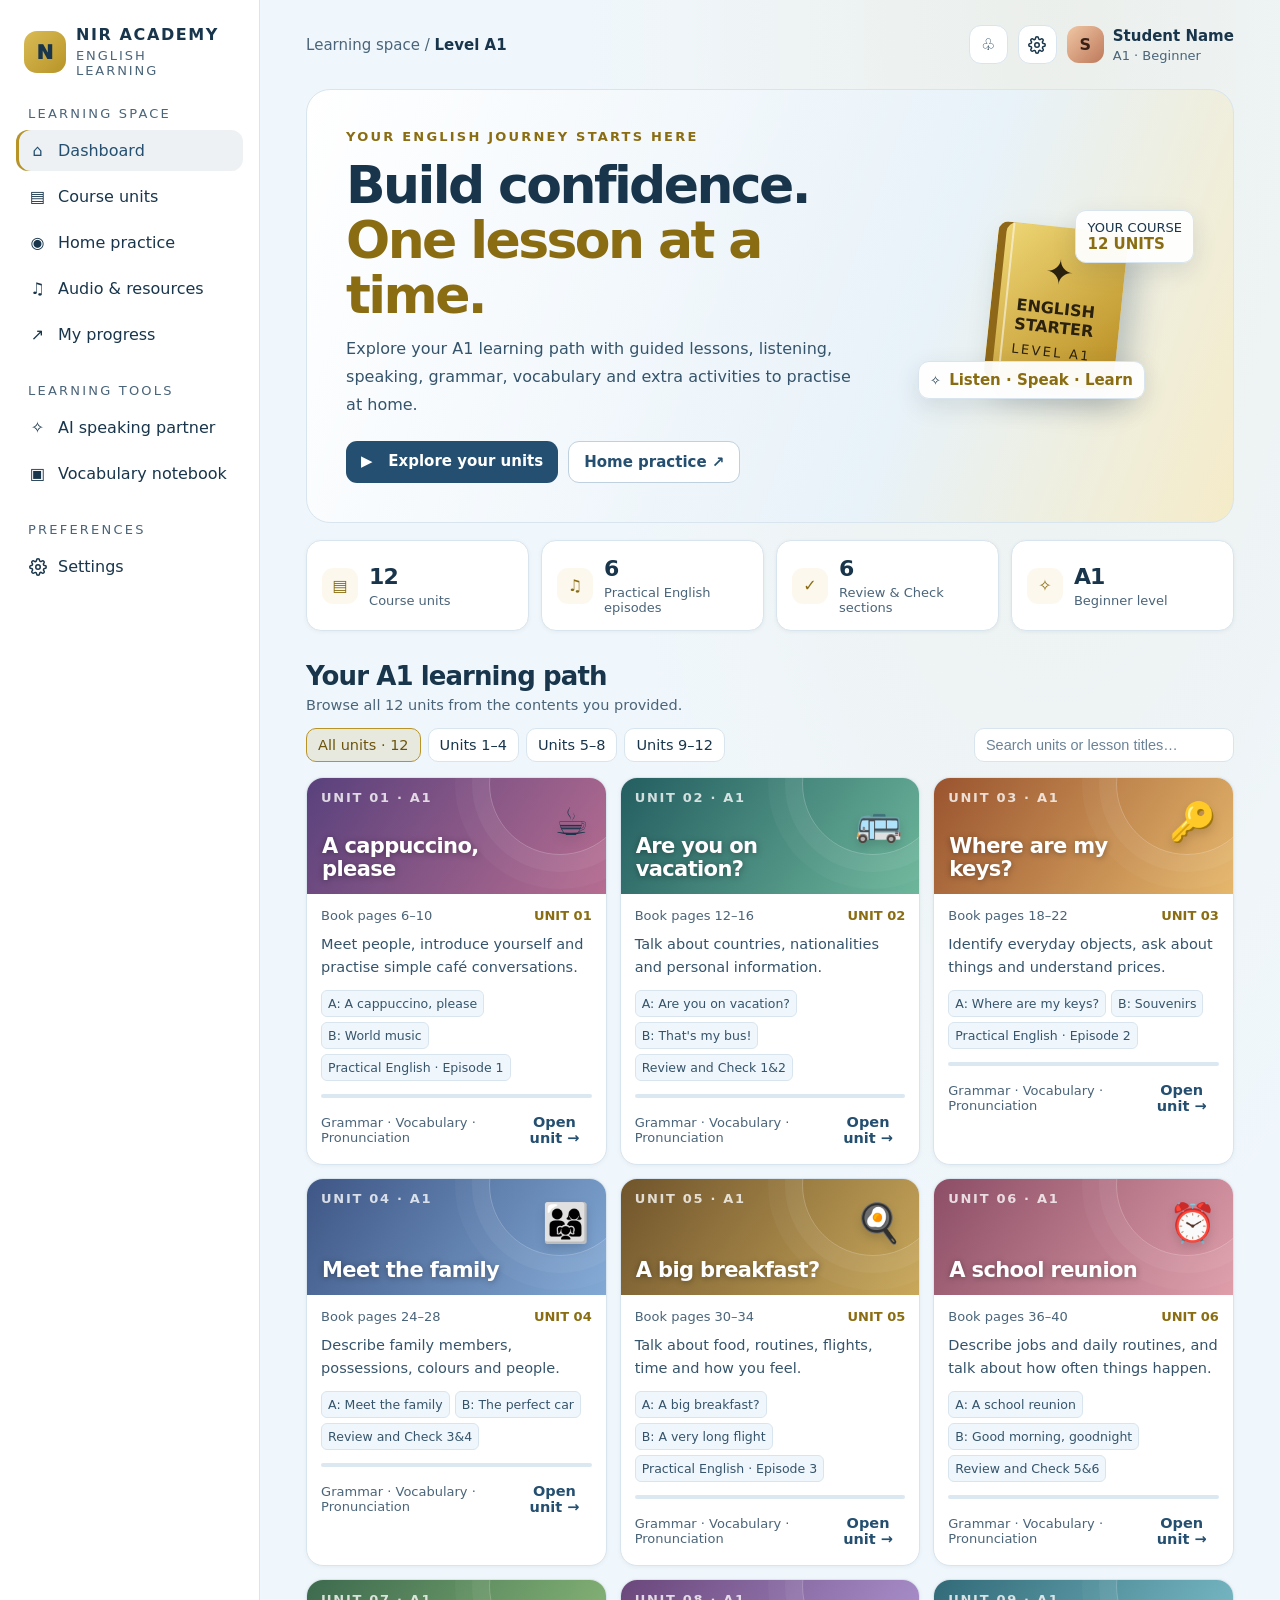
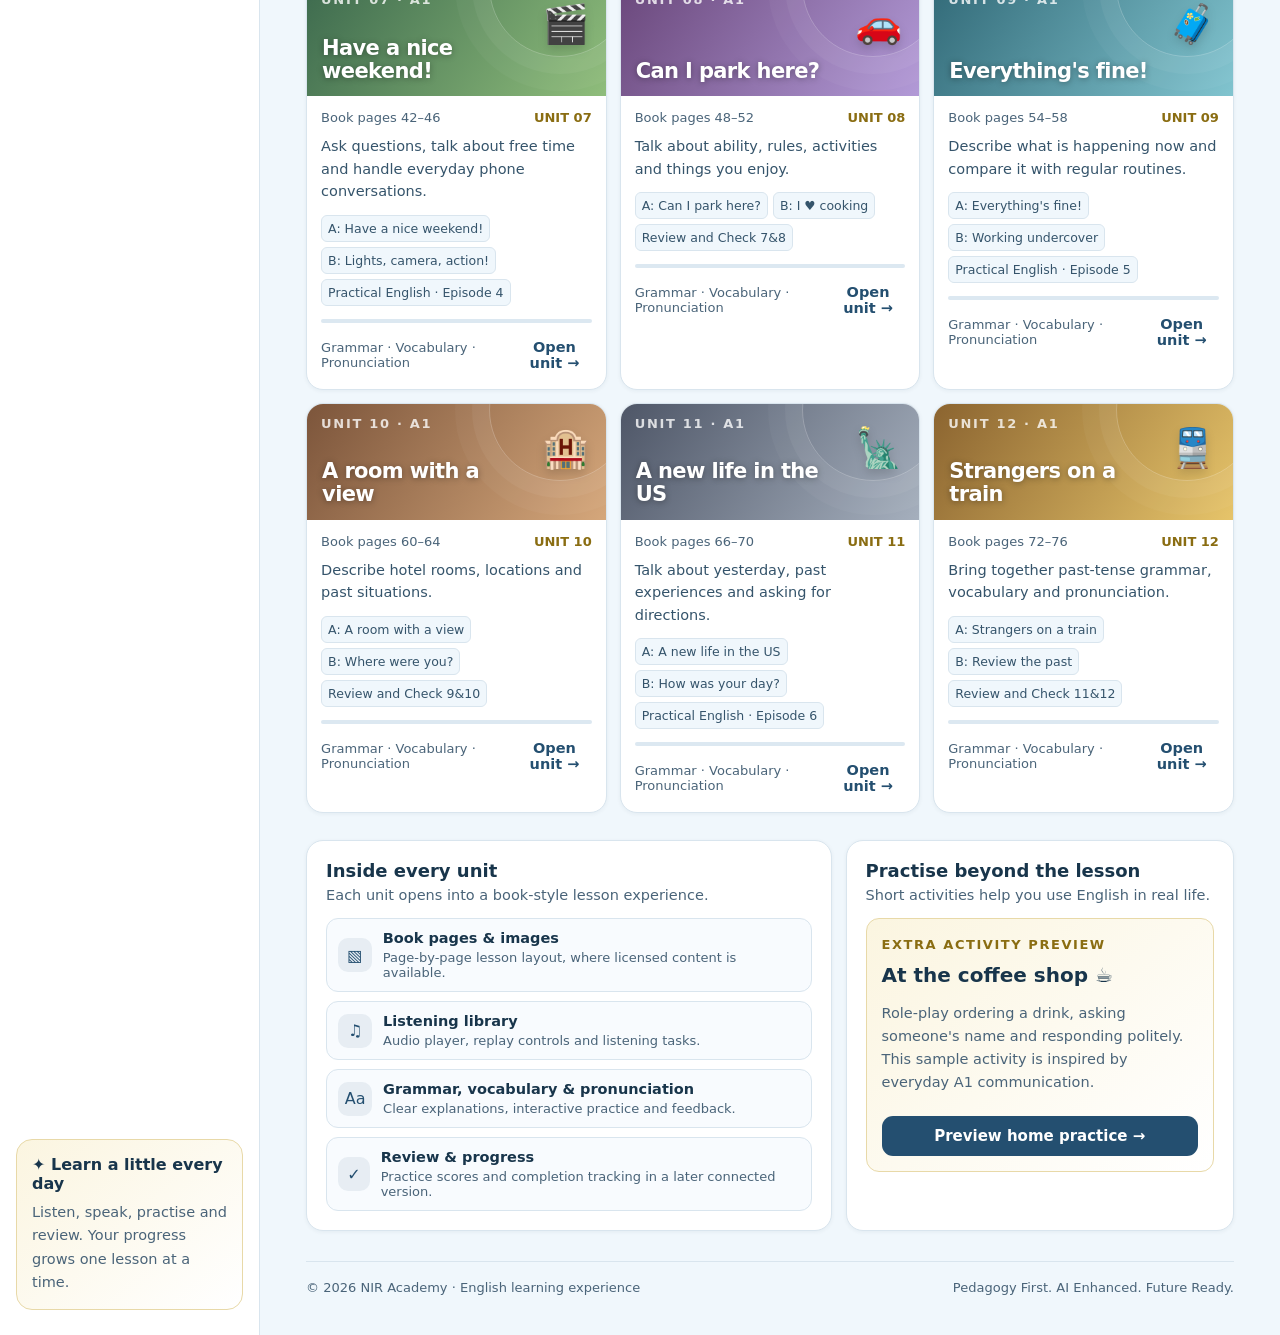
<file: index.html>
<!DOCTYPE html>
<html lang="en">
<head>
<meta charset="UTF-8"><meta name="viewport" content="width=device-width,initial-scale=1">
<meta name="theme-color" content="#F0F7FC">
<link rel="manifest" href="manifest.webmanifest">
<link rel="icon" type="image/png" href="icon-192.png">
<link rel="apple-touch-icon" href="icon-180.png">
<meta name="mobile-web-app-capable" content="yes">
<meta name="apple-mobile-web-app-capable" content="yes">
<meta name="apple-mobile-web-app-title" content="NIR A1">
<meta name="apple-mobile-web-app-status-bar-style" content="black-translucent">
<meta name="description" content="NIR Academy A1 English course dashboard with 12 units, listening, speaking, grammar and home practice.">
<title>NIR Academy | A1 Learning Path</title>
<style>
:root{--bg:#171410;--panel:#211d18;--panel2:#2a241c;--line:#3b3227;--gold:#d4af37;--gold2:#f0d878;--text:#f8f4e9;--muted:#b8afa0;--green:#9ee2c0;--red:#f2a08d}
*{box-sizing:border-box}html{scroll-behavior:smooth}body{margin:0;background:radial-gradient(ellipse at 82% 0%,#d4af3710,transparent 30%),var(--bg);color:var(--text);font-family:Inter,system-ui,-apple-system,"Segoe UI",sans-serif}button,a{font:inherit}button{cursor:pointer}a{color:inherit;text-decoration:none}.app{min-height:100vh;display:grid;grid-template-columns:235px minmax(0,1fr)}.sidebar{background:#191611;border-right:1px solid var(--line);padding:25px 16px;display:flex;flex-direction:column;gap:28px}.brand{display:flex;align-items:center;gap:10px;padding:0 8px}.logo{width:42px;height:42px;border-radius:13px;background:linear-gradient(135deg,#f0d878,#b58a1e);color:#201a0c;display:grid;place-items:center;font-weight:950;font-size:20px}.brand b{font-size:14px;letter-spacing:.1em}.brand small{display:block;font-size:9px;color:var(--muted);letter-spacing:.15em;margin-top:4px}.nav-label{font-size:9px;color:#817768;letter-spacing:.17em;text-transform:uppercase;padding:0 12px;margin-bottom:9px}.nav{display:grid;gap:5px}.nav a{padding:11px 12px;border-radius:12px;color:var(--muted);font-size:12px;display:flex;gap:11px;align-items:center}.nav a:hover,.nav a.active{background:#d4af3715;color:var(--gold2)}.nav a.active{box-shadow:inset 3px 0 var(--gold)}.nav-icon{width:19px;text-align:center;font-size:16px}.side-note{margin-top:auto;padding:15px;border:1px solid var(--line);border-radius:16px;background:linear-gradient(140deg,#30271a,#211c16)}.side-note b{font-size:12px}.side-note p{font-size:10px;color:var(--muted);line-height:1.6;margin:8px 0 0}.main{min-width:0;padding:25px clamp(17px,3.6vw,48px) 40px;max-width:1550px;width:100%;margin:auto}.topbar{display:flex;justify-content:space-between;align-items:center;gap:15px;margin-bottom:25px}.crumb{font-size:11px;color:var(--muted)}.crumb b{color:var(--text)}.top-right{display:flex;align-items:center;gap:10px}.iconbtn{border:1px solid var(--line);border-radius:12px;background:var(--panel);color:var(--text);width:39px;height:39px}.profile{display:flex;align-items:center;gap:9px}.avatar{width:37px;height:37px;border-radius:12px;background:linear-gradient(135deg,#f1c7a4,#bd795a);display:grid;place-items:center;color:#392117;font-weight:900}.profile b{font-size:11px}.profile small{display:block;color:var(--muted);font-size:9px;margin-top:3px}.hero{position:relative;overflow:hidden;border:1px solid #584624;border-radius:24px;padding:clamp(23px,3.7vw,39px);background:linear-gradient(110deg,#30271a,#292219 60%,#382a19);display:grid;grid-template-columns:1.4fr .7fr;align-items:center;gap:20px}.eyebrow{font-size:9px;letter-spacing:.17em;color:var(--gold2);font-weight:850;text-transform:uppercase}.hero h1{font-size:clamp(31px,4vw,47px);letter-spacing:-.05em;line-height:1.06;margin:14px 0 12px}.hero h1 span{color:var(--gold2)}.hero p{font-size:12px;color:#c8bdab;line-height:1.75;max-width:520px;margin:0}.actions{display:flex;gap:10px;flex-wrap:wrap;margin-top:22px}.btn{padding:11px 15px;border:0;border-radius:11px;font-size:11px;font-weight:850}.primary{background:var(--gold);color:#241e10}.secondary{background:#ffffff0b;color:var(--text);border:1px solid #ffffff25}.hero-art{display:grid;place-items:center;min-height:175px;position:relative}.course-book{width:130px;height:158px;border-radius:10px 17px 17px 10px;background:linear-gradient(135deg,#f0d878,#b78b20);box-shadow:12px 16px 30px #0006,inset 8px 0 #8e6818;color:#2a210e;display:flex;flex-direction:column;justify-content:center;align-items:center;transform:rotate(6deg);text-align:center;position:relative}.course-book:before{content:"";position:absolute;left:14px;top:0;bottom:0;width:2px;background:#fff8}.course-book .star{font-size:34px}.course-book b{font-size:14px;line-height:1.15;margin-top:8px}.course-book small{font-size:9px;letter-spacing:.18em;margin-top:8px}.float{position:absolute;padding:9px 11px;border:1px solid #ffffff24;background:#211d18e8;border-radius:11px;font-size:9px;box-shadow:0 8px 24px #0003}.float b{color:var(--gold2);font-size:11px}.float.a{top:4px;right:0}.float.b{bottom:7px;left:0}.stats{display:grid;grid-template-columns:repeat(4,minmax(0,1fr));gap:12px;margin:17px 0 30px}.stat{border:1px solid var(--line);border-radius:15px;background:#211d18;padding:15px;display:flex;align-items:center;gap:11px}.stat-icon{width:36px;height:36px;border-radius:11px;background:#d4af3716;color:var(--gold2);display:grid;place-items:center;font-size:16px;flex-shrink:0}.stat strong{font-size:18px;letter-spacing:-.04em;display:block}.stat small{font-size:9px;color:var(--muted);display:block;margin-top:4px}.sectionhead{display:flex;justify-content:space-between;align-items:end;gap:15px;margin-bottom:15px}.sectionhead h2{font-size:20px;letter-spacing:-.035em;margin:0}.sectionhead p{font-size:10px;color:var(--muted);margin:6px 0 0}.filters{display:flex;gap:7px;flex-wrap:wrap;margin:0 0 15px}.filter{padding:8px 11px;border:1px solid var(--line);border-radius:10px;background:var(--panel);color:var(--muted);font-size:10px}.filter.active{background:#d4af3717;border-color:#92762c;color:var(--gold2)}.search{margin-left:auto;min-width:180px;max-width:260px;flex:1;background:var(--panel);border:1px solid var(--line);border-radius:10px;color:var(--text);padding:8px 11px;font-size:10px;outline:none}.units{display:grid;grid-template-columns:repeat(3,minmax(0,1fr));gap:13px}.unit{border:1px solid var(--line);border-radius:17px;background:var(--panel);overflow:hidden;transition:.2s}.unit:hover{transform:translateY(-3px);border-color:#78612e}.cover{height:104px;padding:14px 15px;position:relative;display:flex;align-items:end;overflow:hidden}.cover:after{content:"";position:absolute;width:140px;height:140px;border:1px solid #ffffff3c;border-radius:50%;right:-25px;top:-65px;box-shadow:0 0 0 17px #ffffff0c,0 0 0 34px #ffffff08}.c1{background:linear-gradient(125deg,#59417c,#b66d91)}.c2{background:linear-gradient(125deg,#245e61,#6db69b)}.c3{background:linear-gradient(125deg,#9a542f,#e5b76c)}.c4{background:linear-gradient(125deg,#3e5685,#82a9d5)}.c5{background:linear-gradient(125deg,#70552c,#c9a85b)}.c6{background:linear-gradient(125deg,#8c4e66,#df9eaa)}.c7{background:linear-gradient(125deg,#3d6a4e,#8fbd7b)}.c8{background:linear-gradient(125deg,#6a477b,#b29ad7)}.c9{background:linear-gradient(125deg,#326a78,#81c4cf)}.c10{background:linear-gradient(125deg,#7c553b,#d5a77b)}.c11{background:linear-gradient(125deg,#4e5667,#a5afbd)}.c12{background:linear-gradient(125deg,#8b6430,#e6c46a)}.unitnum{position:absolute;top:12px;left:14px;font-size:9px;letter-spacing:.13em;color:#ffffffc9;font-weight:850}.cover .emoji{position:absolute;right:17px;top:22px;font-size:38px;filter:drop-shadow(0 5px 5px #0002)}.cover h3{position:relative;z-index:1;margin:0;font-size:17px;line-height:1.08;max-width:80%;letter-spacing:-.03em}.unitbody{padding:14px}.unitmeta{display:flex;justify-content:space-between;gap:6px;color:var(--muted);font-size:9px;margin-bottom:10px}.state{color:var(--gold2);font-weight:800}.unitbody p{font-size:10px;line-height:1.55;color:#c3b9a9;margin:0 0 12px;min-height:31px}.tags{display:flex;flex-wrap:wrap;gap:5px;margin-bottom:13px}.tag{font-size:8px;color:#d3c7b5;border:1px solid #40372b;padding:5px 6px;border-radius:6px}.unitfoot{display:flex;align-items:center;justify-content:space-between;gap:7px}.progress{height:4px;background:#40382d;border-radius:9px;overflow:hidden;margin-bottom:12px}.progress span{height:100%;display:block;background:var(--gold);border-radius:9px}.open{background:none;border:0;color:var(--gold2);font-size:10px;font-weight:850;padding:4px 0}.unitfoot small{color:var(--muted);font-size:9px}.below{display:grid;grid-template-columns:1.15fr .85fr;gap:14px;margin-top:27px}.panel{border:1px solid var(--line);background:var(--panel);border-radius:17px;padding:19px}.panel h3{font-size:14px;margin:0}.panel>p{font-size:10px;color:var(--muted);margin:6px 0 15px}.featurelist{display:grid;gap:9px}.feature{display:flex;align-items:center;gap:11px;border:1px solid #ffffff0c;border-radius:12px;padding:11px;background:#ffffff03}.ficon{width:34px;height:34px;border-radius:10px;background:#a78bfa20;color:#c4b5fd;display:grid;place-items:center}.feature b{font-size:10px;display:block}.feature small{display:block;color:var(--muted);font-size:9px;margin-top:4px}.homebox{padding:15px;background:linear-gradient(140deg,#35291b,#242019);border:1px solid #514127;border-radius:13px}.homebox label{font-size:9px;color:var(--gold2);font-weight:850;letter-spacing:.12em;text-transform:uppercase}.homebox h4{font-size:16px;margin:10px 0 6px}.homebox p{font-size:10px;color:var(--muted);line-height:1.6}.homebox button{width:100%;margin-top:7px}footer{display:flex;justify-content:space-between;gap:12px;border-top:1px solid var(--line);margin-top:30px;padding-top:18px;color:#817768;font-size:9px}.toast{position:fixed;bottom:22px;left:50%;transform:translate(-50%,18px);opacity:0;pointer-events:none;background:#f0d878;color:#241e10;padding:12px 16px;border-radius:11px;font-size:11px;font-weight:850;z-index:30;box-shadow:0 10px 30px #0005;transition:.25s}.toast.show{opacity:1;transform:translate(-50%,0)}.mobile-menu{display:none}.empty{display:none;padding:25px;text-align:center;color:var(--muted);border:1px dashed var(--line);border-radius:14px;font-size:12px}
@media(max-width:1080px){.app{grid-template-columns:205px 1fr}.units{grid-template-columns:repeat(2,minmax(0,1fr))}.stats{grid-template-columns:repeat(2,minmax(0,1fr))}}
@media(max-width:760px){.app{display:block}.sidebar{display:flex;position:fixed;z-index:35;top:0;bottom:0;left:0;width:min(285px,calc(100vw - 56px));padding:80px 18px 28px;overflow-y:auto;overscroll-behavior:contain;-webkit-overflow-scrolling:touch;background:rgba(27,24,19,.97);-webkit-backdrop-filter:blur(16px);backdrop-filter:blur(16px);border-right:1px solid rgba(212,175,55,.38);box-shadow:18px 0 50px rgba(0,0,0,.55),0 0 0 1px rgba(0,0,0,.4);transform:translateX(-102%);visibility:hidden;transition:transform .28s ease,visibility .28s}.sidebar.open{transform:none;visibility:visible}.sidebar .nav-label{color:#a79d8b}.sidebar .nav a,.sidebar .nav .navbtn{color:#e0d7c5;padding:13px 12px}.sidebar .nav a:hover,.sidebar .nav a.active,.sidebar .nav .navbtn:hover{color:var(--gold2)}.nav-overlay{display:block;position:fixed;inset:0;z-index:30;background:rgba(8,6,3,.62);opacity:0;visibility:hidden;transition:opacity .28s,visibility .28s}.nav-overlay.show{opacity:1;visibility:visible}body.nav-open{overflow:hidden}.iconbtn.mobile-menu{display:grid;position:relative;z-index:36;width:44px;height:44px}.iconbtn.mobile-menu[aria-expanded="true"]{border-color:rgba(212,175,55,.6);color:var(--gold2);background:#2a241c}.main{padding:18px 14px 30px}.mobile-menu{display:inline-block}.topbar{margin-bottom:18px}.profile>div:last-child{display:none}.hero{grid-template-columns:1fr;padding:24px 20px}.hero-art{min-height:165px}.course-book{width:110px;height:132px}.float.a{right:3%}.float.b{left:3%}.hero h1{font-size:35px}.stats{gap:8px}.stat{padding:11px;gap:8px}.stat strong{font-size:16px}.stat-icon{width:31px;height:31px}.units{grid-template-columns:1fr}.cover{height:125px}.below{grid-template-columns:1fr}.sectionhead h2{font-size:18px}.search{order:3;max-width:none;flex-basis:100%}.filters{align-items:stretch}footer{flex-direction:column}}

/* ===== Navigation menu (mobile) ===== */
@media(min-width:761px){.iconbtn.mobile-menu,.nav-overlay{display:none}}
.burger{position:relative;display:block;width:18px;height:14px}
.burger i{position:absolute;left:0;width:18px;height:2px;border-radius:2px;background:currentColor;transition:transform .25s ease,opacity .2s ease}
.burger i:nth-child(1){top:0}.burger i:nth-child(2){top:6px}.burger i:nth-child(3){top:12px}
#menuBtn[aria-expanded="true"] .burger i:nth-child(1){transform:translateY(6px) rotate(45deg)}
#menuBtn[aria-expanded="true"] .burger i:nth-child(2){opacity:0}
#menuBtn[aria-expanded="true"] .burger i:nth-child(3){transform:translateY(-6px) rotate(-45deg)}
/* ===== Settings: shared UI ===== */
:focus-visible{outline:2px solid var(--gold2);outline-offset:2px}
.search:focus-visible{outline:2px solid var(--gold2);outline-offset:1px}
.iconbtn{display:grid;place-items:center;padding:0}
.gear{width:18px;height:18px;fill:none;stroke:currentColor;stroke-width:2;stroke-linecap:round;stroke-linejoin:round;display:block}
.nav .navbtn{width:100%;text-align:left;background:none;border:0;padding:11px 12px;border-radius:12px;color:var(--muted);font-size:12px;display:flex;gap:11px;align-items:center}
.nav .navbtn:hover,.nav .navbtn[aria-expanded="true"]{background:#d4af3715;color:var(--gold2)}
.nav .navbtn .nav-icon{display:grid;place-items:center}
.iconbtn:hover{border-color:#78612e;color:var(--gold2)}
/* ===== Settings: drawer ===== */
body.settings-open{overflow:hidden}
.s-overlay{position:fixed;inset:0;background:#000b;z-index:40;opacity:0;visibility:hidden;transition:opacity .25s,visibility .25s}
.s-overlay.show{opacity:1;visibility:visible}
.s-drawer{--sf:1;position:fixed;top:0;right:0;bottom:0;width:min(440px,100vw);background:#1c1813;border-left:1px solid var(--line);z-index:41;display:flex;flex-direction:column;transform:translateX(100%);visibility:hidden;transition:transform .3s ease,visibility .3s;box-shadow:-18px 0 50px #0008;color-scheme:dark}
.s-drawer.open{transform:none;visibility:visible}
.s-drawer:focus{outline:none}
.s-head{display:flex;justify-content:space-between;align-items:flex-start;gap:12px;padding:20px 20px 16px;border-bottom:1px solid var(--line)}
.s-head h2{margin:8px 0 6px;font-size:calc(22px*var(--sf));letter-spacing:-.03em}
.s-head p{margin:0;font-size:calc(12px*var(--sf));color:var(--muted);line-height:1.55}
.s-head .iconbtn{flex-shrink:0;width:44px;height:44px;font-size:16px}
.s-body{flex:1;overflow-y:auto;overscroll-behavior:contain;padding:18px 20px;display:grid;gap:16px;align-content:start}
.s-group{border:1px solid var(--line);border-radius:14px;background:var(--panel);padding:2px 15px;min-width:0}
.s-group h3{font-size:calc(10px*var(--sf));letter-spacing:.16em;text-transform:uppercase;color:var(--gold2);margin:14px 0 2px}
.s-row{padding:14px 0;border-bottom:1px solid #ffffff0d;min-width:0}
.s-row:last-child{border-bottom:0}
.s-top{display:flex;align-items:center;flex-wrap:wrap;gap:4px 8px;margin-bottom:5px}
.s-label{font-size:calc(13px*var(--sf));font-weight:800;color:var(--text);padding:0}
.s-help{display:block;font-size:calc(11px*var(--sf));color:var(--muted);line-height:1.55;margin-bottom:10px}
.s-tag{display:inline-block;font-size:calc(9px*var(--sf));font-weight:850;letter-spacing:.08em;text-transform:uppercase;border:1px solid #6f5a25;color:var(--gold2);border-radius:6px;padding:2px 6px;white-space:nowrap}
.s-tag.live{border-color:#2f6a52;color:var(--green)}
.s-select{width:100%;min-height:44px;background:var(--panel2);color:var(--text);border:1px solid #5a4a2b;border-radius:10px;padding:10px 12px;font:inherit;font-size:calc(13px*var(--sf))}
fieldset.s-fieldset{border:0;padding:0;margin:0;min-width:0}
fieldset.s-fieldset legend{padding:0;display:flex;align-items:center;flex-wrap:wrap;gap:4px 8px;margin-bottom:5px}
.seg{display:grid;grid-template-columns:repeat(4,minmax(0,1fr));gap:6px}
.seg label{position:relative;display:block}
.seg input{position:absolute;inset:0;width:100%;height:100%;margin:0;opacity:0;cursor:pointer}
.seg span{display:block;text-align:center;padding:12px 2px;min-height:44px;border:1px solid var(--line);border-radius:10px;background:var(--panel2);font-size:calc(12px*var(--sf));font-weight:800;color:var(--muted)}
.seg input:checked+span{background:#d4af3722;border-color:var(--gold);color:var(--gold2)}
.seg input:focus-visible+span{outline:2px solid var(--gold2);outline-offset:2px}
.switchrow{display:flex;align-items:center;justify-content:space-between;gap:14px}
.switchrow .s-help{margin:0}
.switch{position:relative;display:block;flex-shrink:0;cursor:pointer;padding:9px 0}
.switch input{position:absolute;opacity:0;width:100%;height:100%;inset:0;margin:0;cursor:pointer}
.track{display:block;width:48px;height:28px;border-radius:99px;background:#463d30;border:1px solid #7a6b53;position:relative;transition:background .2s,border-color .2s}
.track:after{content:"";position:absolute;top:3px;left:3px;width:20px;height:20px;border-radius:50%;background:#e8dfcc;transition:transform .2s}
.switch input:checked+.track{background:var(--gold);border-color:var(--gold)}
.switch input:checked+.track:after{transform:translateX(20px);background:#241e10}
.switch input:focus-visible+.track{outline:2px solid var(--gold2);outline-offset:3px}
.s-foot{border-top:1px solid var(--line);padding:14px 20px 18px;background:#1c1813}
.s-status{font-size:calc(11px*var(--sf));min-height:16px;color:var(--green);margin:0 0 8px;line-height:1.4}
.s-privacy{font-size:calc(11px*var(--sf));color:var(--muted);line-height:1.6;margin:0 0 13px}
.s-actions{display:flex;gap:10px}
.s-actions .btn{flex:1;min-height:46px;font-size:calc(12px*var(--sf))}
.toast{z-index:60}
@media(max-width:480px){.s-head,.s-body,.s-foot{padding-left:16px;padding-right:16px}.s-actions{flex-direction:column-reverse}}
/* ===== Settings: larger text ===== */
html.large-text .s-drawer{--sf:1.2}
html.large-text .tag{font-size:11px}
html.large-text .brand small,html.large-text .nav-label,html.large-text .eyebrow,html.large-text .profile small,html.large-text .stat small,html.large-text .unitmeta,html.large-text .unitfoot small,html.large-text .float,html.large-text .homebox label,html.large-text footer,html.large-text .feature small,html.large-text .unitnum{font-size:12px}
html.large-text .side-note p,html.large-text .sectionhead p,html.large-text .filter,html.large-text .search,html.large-text .unitbody p,html.large-text .open,html.large-text .panel>p,html.large-text .feature b,html.large-text .homebox p{font-size:13.5px}
html.large-text .crumb,html.large-text .profile b,html.large-text .btn,html.large-text .float b,html.large-text .toast{font-size:13.5px}
html.large-text .nav a,html.large-text .nav .navbtn,html.large-text .side-note b,html.large-text .hero p{font-size:14.5px}
html.large-text .stat strong{font-size:21px}
html.large-text .unit .cover h3{font-size:19px}
/* ===== Settings: reduced motion (user toggle + OS preference) ===== */
html.reduce-motion{scroll-behavior:auto!important}
html.reduce-motion *,html.reduce-motion *:before,html.reduce-motion *:after{animation:none!important;transition:none!important;scroll-behavior:auto!important}
html.reduce-motion .unit:hover{transform:none}
@media(prefers-reduced-motion:reduce){
html{scroll-behavior:auto!important}
*,*:before,*:after{animation:none!important;transition:none!important;scroll-behavior:auto!important}
.unit:hover{transform:none}
}
/* ===== Light theme (blue / white / gold) + larger type: overrides only ===== */
:root{--bg:#F0F7FC;--panel:#FFFFFF;--panel2:#F0F7FC;--line:#D9E5EE;--gold:#B89427;--gold2:#8A6D12;--text:#18354B;--muted:#4A6479;--green:#1F7A56;--red:#B3402A;--primary:#244F70}
body{background:radial-gradient(ellipse at 82% 0%,#b8942714,transparent 32%),var(--bg)}
.app{grid-template-columns:260px minmax(0,1fr)}
.sidebar{background:#FFFFFF;border-right-color:var(--line)}
.logo{background:linear-gradient(135deg,#d9bb55,#B89427);color:#18354B}
.nav-label{color:var(--muted)}
.nav a{color:var(--text)}
.nav a:hover,.nav a.active,.nav .navbtn:hover,.nav .navbtn[aria-expanded="true"]{background:rgba(36,79,112,.08);color:var(--primary)}
.nav .navbtn{color:var(--text)}
.side-note{background:linear-gradient(140deg,#FBF5E0,#FFFFFF);border-color:#E8D9A8}
.iconbtn:hover{border-color:#B89427;color:var(--primary)}
.hero{border-color:var(--line);background:linear-gradient(110deg,#FFFFFF,#E8F2F9 65%,#F5EBC8)}
.hero p{color:#35546b}
.hero-art{min-height:200px}
.primary{background:var(--primary);color:#fff}
.secondary{background:#fff;color:var(--primary);border:1px solid #BFD1DF}
.course-book{box-shadow:12px 16px 30px rgba(24,53,75,.25),inset 8px 0 #8e6818}
.float{background:rgba(255,255,255,.95);border-color:var(--line);box-shadow:0 8px 24px rgba(24,53,75,.12)}
.stat{background:#fff}
.stat,.unit,.panel{box-shadow:0 1px 4px rgba(24,53,75,.06)}
.filter{color:var(--text)}
.filter.active{background:rgba(184,148,39,.14);border-color:#B89427;color:#6B530B}
.search::placeholder{color:#6b8397}
.unit:hover{border-color:#B89427}
.cover h3{color:#fff;text-shadow:0 1px 6px rgba(0,0,0,.35)}
.unitbody p{color:#35546b}
.tag{color:#35546b;border-color:var(--line);background:#F0F7FC}
.progress{background:#DCE8F1}
.open{color:var(--primary)}
.ficon{background:rgba(36,79,112,.08);color:var(--primary)}
.feature{border-color:var(--line);background:#F8FBFE}
.homebox{background:linear-gradient(140deg,#FBF5E0,#FFFFFF);border-color:#E8D9A8}
footer{color:var(--muted)}
.toast{background:var(--primary);color:#fff}
/* navigation menu + overlays */
.nav-overlay{background:rgba(24,53,75,.5)}
.iconbtn.mobile-menu[aria-expanded="true"]{background:#fff;color:var(--primary);border-color:#B89427}
@media(max-width:760px){
.sidebar{background:rgba(255,255,255,.98);border-right:1px solid rgba(184,148,39,.55);box-shadow:18px 0 50px rgba(24,53,75,.28)}
.sidebar .nav-label{color:var(--muted)}
.sidebar .nav a,.sidebar .nav .navbtn{color:var(--text)}
.sidebar .nav a:hover,.sidebar .nav a.active,.sidebar .nav .navbtn:hover{color:var(--primary)}
}
/* settings drawer */
.s-overlay{background:rgba(24,53,75,.5)}
.s-drawer{background:#F0F7FC;border-left-color:var(--line);box-shadow:-18px 0 50px rgba(24,53,75,.25);color-scheme:light}
.s-foot{background:#fff}
.s-group{background:#fff}
.s-row{border-bottom-color:var(--line)}
.s-select{background:#F0F7FC;border-color:#BFD1DF;color:var(--text)}
.s-tag{border-color:#B89427}
.s-tag.live{border-color:#1F7A56}
.seg span{background:#F0F7FC;color:var(--text)}
.seg input:checked+span{background:rgba(36,79,112,.1);border-color:var(--primary);color:var(--primary)}
.track{background:#C9D8E4;border-color:#8FA7BA}
.track:after{background:#fff;box-shadow:0 1px 3px rgba(0,0,0,.3)}
.switch input:checked+.track{background:var(--primary);border-color:var(--primary)}
.switch input:checked+.track:after{background:#fff}
/* larger text: default sizes */
.brand b,.course-book b{font-size:16px}
.brand small,.nav-label,.eyebrow,.profile small,.stat small,.unitmeta,.unitfoot small,.float,.homebox label,footer,.feature small,.unitnum,.course-book small{font-size:13px}
.tag{font-size:12.5px}
.side-note p,.sectionhead p,.filter,.search,.unitbody p,.open,.panel>p,.feature b,.homebox p{font-size:14.5px}
.crumb,.profile b,.btn,.float b,.toast,.empty{font-size:15px}
.nav a,.nav .navbtn,.side-note b,.hero p{font-size:16px}
.hero h1{font-size:clamp(34px,4.4vw,52px)}
.sectionhead h2{font-size:26px}
.panel h3{font-size:18px}
.cover h3{font-size:21px}
.homebox h4{font-size:20px}
.stat strong{font-size:22px}
.s-head h2{font-size:calc(26px*var(--sf))}
.s-head p{font-size:calc(15px*var(--sf))}
.s-group h3{font-size:calc(13px*var(--sf))}
.s-label{font-size:calc(16px*var(--sf))}
.s-help,.s-status,.s-privacy{font-size:calc(14px*var(--sf))}
.s-tag{font-size:calc(12px*var(--sf))}
.s-select{font-size:calc(16px*var(--sf))}
.seg span{font-size:calc(15px*var(--sf))}
.s-actions .btn{font-size:calc(15px*var(--sf))}
@media(min-width:761px){.cover{height:116px}}
@media(max-width:760px){.hero h1{font-size:40px}.sectionhead h2{font-size:24px}.stat strong{font-size:20px}}
/* larger text: user setting (Settings > Larger text) */
html.large-text .brand b,html.large-text .course-book b{font-size:18px}
html.large-text .brand small,html.large-text .nav-label,html.large-text .eyebrow,html.large-text .profile small,html.large-text .stat small,html.large-text .unitmeta,html.large-text .unitfoot small,html.large-text .float,html.large-text .homebox label,html.large-text footer,html.large-text .feature small,html.large-text .unitnum,html.large-text .course-book small{font-size:14.5px}
html.large-text .tag{font-size:14px}
html.large-text .side-note p,html.large-text .sectionhead p,html.large-text .filter,html.large-text .search,html.large-text .unitbody p,html.large-text .open,html.large-text .panel>p,html.large-text .feature b,html.large-text .homebox p{font-size:16px}
html.large-text .crumb,html.large-text .profile b,html.large-text .btn,html.large-text .float b,html.large-text .toast,html.large-text .empty{font-size:17px}
html.large-text .nav a,html.large-text .nav .navbtn,html.large-text .side-note b,html.large-text .hero p{font-size:18px}
html.large-text .hero h1{font-size:clamp(38px,5vw,58px)}
html.large-text .sectionhead h2{font-size:29px}
html.large-text .panel h3{font-size:20px}
html.large-text .unit .cover h3{font-size:23px}
html.large-text .homebox h4{font-size:22px}
html.large-text .stat strong{font-size:25px}
@media(max-width:760px){html.large-text .hero h1{font-size:44px}html.large-text .sectionhead h2{font-size:27px}html.large-text .stat strong{font-size:23px}}
</style>
<style id="appSplashCss">
/* In-app start screen (shown only when the app is opened from the home screen) */
.app-splash{position:fixed;inset:0;z-index:100;display:flex;flex-direction:column;align-items:center;justify-content:center;gap:14px;padding:24px;text-align:center;background:#F0F7FC;color:#18354B;opacity:1;transition:opacity .45s ease}
.app-splash[hidden]{display:none}
.app-splash.is-out{opacity:0;pointer-events:none}
.app-splash-logo{display:grid;place-items:center;width:84px;height:84px;border-radius:24px;background:linear-gradient(135deg,#d9bb55,#B89427);color:#18354B;font-size:44px;font-weight:900;box-shadow:0 14px 34px rgba(24,53,75,.18)}
.app-splash b{font-size:1.35rem;letter-spacing:.06em}
.app-splash span{font-size:.95rem;color:#4A6479}
.app-splash em{font-style:normal;font-size:1.05rem;font-weight:700;color:#8A6D12;letter-spacing:.02em}
@media(prefers-reduced-motion:reduce){.app-splash{transition:none}}
</style>
</head>
<body>
<div class="app-splash" id="appSplash" aria-hidden="true" hidden>
  <div class="app-splash-logo">N</div>
  <b>NIR Academy</b>
  <span>A1 English</span>
  <em>Dr. Niki Majidi</em>
</div>
<script>
(function(){
  try{
    var standalone=(window.matchMedia&&window.matchMedia('(display-mode: standalone)').matches)||window.navigator.standalone===true;
    var seen=false; try{seen=sessionStorage.getItem('nirSplashSeen')==='1';}catch(e){}
    var el=document.getElementById('appSplash');
    if(!el||!standalone||seen){ if(el&&el.parentNode)el.parentNode.removeChild(el); return; }
    try{sessionStorage.setItem('nirSplashSeen','1');}catch(e){}
    el.hidden=false;
    var done=false;
    function hide(){ if(done)return; done=true; el.classList.add('is-out'); setTimeout(function(){ if(el.parentNode)el.parentNode.removeChild(el); },500); }
    el.addEventListener('click',hide);
    setTimeout(hide,1100);
  }catch(e){ var x=document.getElementById('appSplash'); if(x&&x.parentNode)x.parentNode.removeChild(x); }
})();
</script>
<div class="nav-overlay" id="navOverlay" aria-hidden="true"></div>
<div class="app">
<aside class="sidebar" id="sidebar">
<a class="brand" href="#home"><div class="logo">N</div><div><b>NIR ACADEMY</b><small>ENGLISH LEARNING</small></div></a>
<div><div class="nav-label">Learning space</div><nav class="nav">
<a class="active" href="#home"><span class="nav-icon">⌂</span>Dashboard</a><a href="#units"><span class="nav-icon">▤</span>Course units</a><a href="#practice"><span class="nav-icon">◉</span>Home practice</a><a href="#resources"><span class="nav-icon">♫</span>Audio & resources</a><a href="#progress"><span class="nav-icon">↗</span>My progress</a>
</nav></div>
<div><div class="nav-label">Learning tools</div><nav class="nav"><a href="#practice"><span class="nav-icon">✧</span>AI speaking partner</a><a href="#resources"><span class="nav-icon">▣</span>Vocabulary notebook</a></nav></div>
<div><div class="nav-label">Preferences</div><nav class="nav" aria-label="Preferences"><button type="button" class="navbtn" id="navSettings" data-settings-open aria-haspopup="dialog" aria-expanded="false" aria-controls="settingsDrawer"><span class="nav-icon" aria-hidden="true"><svg class="gear" focusable="false"><use href="#icon-gear"/></svg></span>Settings</button></nav></div>
<div class="side-note"><b>✦ Learn a little every day</b><p>Listen, speak, practise and review. Your progress grows one lesson at a time.</p></div>
</aside>
<main class="main" id="home">
<header class="topbar"><div style="display:flex;align-items:center;gap:10px"><button class="iconbtn mobile-menu" id="menuBtn" type="button" aria-label="Open menu" aria-expanded="false" aria-controls="sidebar"><span class="burger" aria-hidden="true"><i></i><i></i><i></i></span></button><div class="crumb">Learning space / <b>Level A1</b></div></div><div class="top-right"><button class="iconbtn" id="notify" aria-label="Notifications">♧</button><button class="iconbtn" id="settingsBtn" type="button" data-settings-open aria-label="Open settings" aria-haspopup="dialog" aria-expanded="false" aria-controls="settingsDrawer"><svg class="gear" aria-hidden="true" focusable="false"><use href="#icon-gear"/></svg></button><div class="profile"><div class="avatar">S</div><div><b>Student Name</b><small>A1 · Beginner</small></div></div></div></header>
<section class="hero"><div><div class="eyebrow">Your English journey starts here</div><h1>Build confidence.<br><span>One lesson at a time.</span></h1><p>Explore your A1 learning path with guided lessons, listening, speaking, grammar, vocabulary and extra activities to practise at home.</p><div class="actions"><a class="btn primary" href="#units">▶ &nbsp; Explore your units</a><a class="btn secondary" href="#practice">Home practice ↗</a></div></div><div class="hero-art"><div class="course-book"><div class="star">✦</div><b>ENGLISH<br>STARTER</b><small>LEVEL A1</small></div><div class="float a">YOUR COURSE<br><b>12 UNITS</b></div><div class="float b">✧ &nbsp;<b>Listen · Speak · Learn</b></div></div></section>
<section class="stats" id="progress"><div class="stat"><div class="stat-icon">▤</div><div><strong>12</strong><small>Course units</small></div></div><div class="stat"><div class="stat-icon">♫</div><div><strong>6</strong><small>Practical English episodes</small></div></div><div class="stat"><div class="stat-icon">✓</div><div><strong>6</strong><small>Review & Check sections</small></div></div><div class="stat"><div class="stat-icon">✧</div><div><strong>A1</strong><small>Beginner level</small></div></div></section>
<section id="units"><div class="sectionhead"><div><h2>Your A1 learning path</h2><p>Browse all 12 units from the contents you provided.</p></div></div>
<div class="filters" id="filters"><button class="filter active" data-filter="all">All units · 12</button><button class="filter" data-filter="early">Units 1–4</button><button class="filter" data-filter="middle">Units 5–8</button><button class="filter" data-filter="later">Units 9–12</button><input class="search" id="search" placeholder="Search units or lesson titles…" aria-label="Search units"></div>
<div class="units" id="unitGrid"></div><div class="empty" id="empty">No matching units. Try another search.</div>
</section>
<section class="below">
<div class="panel" id="resources"><h3>Inside every unit</h3><p>Each unit opens into a book-style lesson experience.</p><div class="featurelist">
<div class="feature"><div class="ficon">▧</div><div><b>Book pages & images</b><small>Page-by-page lesson layout, where licensed content is available.</small></div></div>
<div class="feature"><div class="ficon">♫</div><div><b>Listening library</b><small>Audio player, replay controls and listening tasks.</small></div></div>
<div class="feature"><div class="ficon">Aa</div><div><b>Grammar, vocabulary & pronunciation</b><small>Clear explanations, interactive practice and feedback.</small></div></div>
<div class="feature"><div class="ficon">✓</div><div><b>Review & progress</b><small>Practice scores and completion tracking in a later connected version.</small></div></div>
</div></div>
<div class="panel" id="practice"><h3>Practise beyond the lesson</h3><p>Short activities help you use English in real life.</p><div class="homebox"><label>Extra activity preview</label><h4>At the coffee shop ☕</h4><p>Role-play ordering a drink, asking someone's name and responding politely. This sample activity is inspired by everyday A1 communication.</p><button class="btn primary" id="practiceBtn">Preview home practice →</button></div></div>
</section>
<footer><span>© 2026 NIR Academy · English learning experience</span><span>Pedagogy First. AI Enhanced. Future Ready.</span></footer>
</main></div>
<svg width="0" height="0" style="position:absolute" aria-hidden="true" focusable="false"><symbol id="icon-gear" viewBox="0 0 24 24"><circle cx="12" cy="12" r="3"/><path d="M19.4 15a1.65 1.65 0 0 0 .33 1.82l.06.06a2 2 0 0 1 0 2.83 2 2 0 0 1-2.83 0l-.06-.06a1.65 1.65 0 0 0-1.82-.33 1.65 1.65 0 0 0-1 1.51V21a2 2 0 0 1-2 2 2 2 0 0 1-2-2v-.09A1.65 1.65 0 0 0 9 19.4a1.65 1.65 0 0 0-1.82.33l-.06.06a2 2 0 0 1-2.83 0 2 2 0 0 1 0-2.83l.06-.06a1.65 1.65 0 0 0 .33-1.82 1.65 1.65 0 0 0-1.51-1H3a2 2 0 0 1-2-2 2 2 0 0 1 2-2h.09A1.65 1.65 0 0 0 4.6 9a1.65 1.65 0 0 0-.33-1.82l-.06-.06a2 2 0 0 1 0-2.83 2 2 0 0 1 2.83 0l.06.06a1.65 1.65 0 0 0 1.82.33H9a1.65 1.65 0 0 0 1-1.51V3a2 2 0 0 1 2-2 2 2 0 0 1 2 2v.09a1.65 1.65 0 0 0 1 1.51 1.65 1.65 0 0 0 1.82-.33l.06-.06a2 2 0 0 1 2.83 0 2 2 0 0 1 0 2.83l-.06.06a1.65 1.65 0 0 0-.33 1.82V9a1.65 1.65 0 0 0 1.51 1H21a2 2 0 0 1 2 2 2 2 0 0 1-2 2h-.09a1.65 1.65 0 0 0-1.51 1z"/></symbol></svg>
<div class="s-overlay" id="settingsOverlay" aria-hidden="true"></div>
<aside class="s-drawer" id="settingsDrawer" role="dialog" aria-modal="true" aria-labelledby="settingsTitle" aria-describedby="settingsIntro" tabindex="-1">
<div class="s-head"><div><div class="eyebrow">Preferences</div><h2 id="settingsTitle">Settings</h2><p id="settingsIntro">Personalise how NIR Academy looks and feels on this device.</p></div><button type="button" class="iconbtn" id="settingsClose" aria-label="Close settings"><span aria-hidden="true">✕</span></button></div>
<div class="s-body">
<section class="s-group" aria-labelledby="gLearning"><h3 id="gLearning">Learning</h3>
<div class="s-row"><div class="s-top"><label class="s-label" for="setLevel">Course level</label><span class="s-tag">Preference only</span></div><span class="s-help" id="helpLevel">Your preferred level. This dashboard currently contains A1 content only, so changing this does not unlock other levels.</span><select class="s-select" id="setLevel" aria-describedby="helpLevel"><option value="A1">A1 – Beginner</option><option value="A2">A2 – Elementary</option><option value="B1">B1 – Intermediate</option><option value="B2">B2 – Upper-intermediate</option><option value="C1">C1 – Advanced</option><option value="C2">C2 – Proficient</option></select></div>
<div class="s-row"><div class="s-top"><label class="s-label" for="setLanguage">Interface language</label><span class="s-tag">Preference only</span></div><span class="s-help" id="helpLanguage">Your preferred language. The interface is not translated yet and stays in English.</span><select class="s-select" id="setLanguage" aria-describedby="helpLanguage"><option value="en">English</option><option value="fa">Persian (فارسی)</option><option value="tr">Turkish (Türkçe)</option></select></div>
<div class="s-row"><fieldset class="s-fieldset" aria-describedby="helpSpeed"><legend><span class="s-label">Audio playback speed</span><span class="s-tag">Preference only</span></legend><span class="s-help" id="helpSpeed">Your default speed for future audio lessons. There is no audio player yet, so nothing is played.</span><div class="seg"><label><input type="radio" name="audioSpeed" value="0.75"><span>0.75x</span></label><label><input type="radio" name="audioSpeed" value="1"><span>1x</span></label><label><input type="radio" name="audioSpeed" value="1.25"><span>1.25x</span></label><label><input type="radio" name="audioSpeed" value="1.5"><span>1.5x</span></label></div></fieldset></div>
</section>
<section class="s-group" aria-labelledby="gDisplay"><h3 id="gDisplay">Display &amp; accessibility</h3>
<div class="s-row switchrow"><div><div class="s-top"><label class="s-label" for="setLargeText">Larger text</label><span class="s-tag live">Works now</span></div><span class="s-help" id="helpLarge">Increases text size across the dashboard.</span></div><label class="switch"><input type="checkbox" role="switch" id="setLargeText" aria-describedby="helpLarge"><span class="track" aria-hidden="true"></span></label></div>
<div class="s-row switchrow"><div><div class="s-top"><label class="s-label" for="setReduceMotion">Reduce animations</label><span class="s-tag live">Works now</span></div><span class="s-help" id="helpMotion">Turns off transitions and hover movement. Your device's reduced-motion setting is always respected.</span></div><label class="switch"><input type="checkbox" role="switch" id="setReduceMotion" aria-describedby="helpMotion"><span class="track" aria-hidden="true"></span></label></div>
</section>
<section class="s-group" aria-labelledby="gReminder"><h3 id="gReminder">Reminders</h3>
<div class="s-row switchrow"><div><div class="s-top"><label class="s-label" for="setReminder">Daily practice reminder</label><span class="s-tag">Preference only</span></div><span class="s-help" id="helpReminder">Records that you would like a daily reminder. No notifications are sent yet and no browser permission is requested.</span></div><label class="switch"><input type="checkbox" role="switch" id="setReminder" aria-describedby="helpReminder"><span class="track" aria-hidden="true"></span></label></div>
</section>
</div>
<div class="s-foot"><p class="s-status" id="settingsStatus" role="status" aria-live="polite"></p><p class="s-privacy"><b>Privacy:</b> your preferences are stored only in this browser, on this device (localStorage). They are not sent to a server and do not sync to other devices.</p><div class="s-actions"><button type="button" class="btn secondary" id="resetSettings">Reset settings</button><button type="button" class="btn primary" id="saveSettings">Save preferences</button></div></div>
</aside>
<div class="toast" id="toast" role="status" aria-live="polite"></div>
<script>
const units=[
{n:1,pages:"6–10",title:"A cappuccino, please",a:"A cappuccino, please",b:"World music",extra:"Practical English · Episode 1",g:"Verb be (singular): I and you",v:"Numbers 0–10 · Days · Goodbye",p:"/h/ · /aɪ/ · /iː/",desc:"Meet people, introduce yourself and practise simple café conversations.",e:"☕",c:"c1",range:"early"},
{n:2,pages:"12–16",title:"Are you on vacation?",a:"Are you on vacation?",b:"That's my bus!",extra:"Review and Check 1&2",g:"Verb be: he, she, it; plural be; Wh- and How questions",v:"Countries · Classroom · Nationalities · Phone numbers",p:"Alphabet · /dʒ/ · /tʃ/ · /ʃ/",desc:"Talk about countries, nationalities and personal information.",e:"🚌",c:"c2",range:"early"},
{n:3,pages:"18–22",title:"Where are my keys?",a:"Where are my keys?",b:"Souvenirs",extra:"Practical English · Episode 2",g:"Singular and plural nouns · a/an · this/that/these/those",v:"Small things · Souvenirs · Prices",p:"Plural endings · Sentence rhythm",desc:"Identify everyday objects, ask about things and understand prices.",e:"🔑",c:"c3",range:"early"},
{n:4,pages:"24–28",title:"Meet the family",a:"Meet the family",b:"The perfect car",extra:"Review and Check 3&4",g:"Possessive adjectives · possessive ’s · adjectives",v:"People and family · Colours · Common adjectives",p:"Vowel sounds · Linking",desc:"Describe family members, possessions, colours and people.",e:"👨‍👩‍👧",c:"c4",range:"early"},
{n:5,pages:"30–34",title:"A big breakfast?",a:"A big breakfast?",b:"A very long flight",extra:"Practical English · Episode 3",g:"Simple present: I, you, we, they",v:"Food and drink · Common verb phrases · Telling the time",p:"/dʒ/ · /g/ · /w/ · /v/ · Silent consonants",desc:"Talk about food, routines, flights, time and how you feel.",e:"🍳",c:"c5",range:"middle"},
{n:6,pages:"36–40",title:"A school reunion",a:"A school reunion",b:"Good morning, goodnight",extra:"Review and Check 5&6",g:"Simple present: he, she, it · Adverbs of frequency",v:"Jobs and workplaces · A typical day",p:"Third-person -s/-es · Sentence rhythm · /j/ and /juː/",desc:"Describe jobs and daily routines, and talk about how often things happen.",e:"⏰",c:"c6",range:"middle"},
{n:7,pages:"42–46",title:"Have a nice weekend!",a:"Have a nice weekend!",b:"Lights, camera, action!",extra:"Practical English · Episode 4",g:"Question word order · Imperatives · Object pronouns",v:"Free time · Common verb phrases · Kinds of movies · Dates",p:"Sentence rhythm · Phone conversations · Polite intonation",desc:"Ask questions, talk about free time and handle everyday phone conversations.",e:"🎬",c:"c7",range:"middle"},
{n:8,pages:"48–52",title:"Can I park here?",a:"Can I park here?",b:"I ♥ cooking",extra:"Review and Check 7&8",g:"Can/can't · Like/love/hate + verb-ing",v:"More verb phrases · Activities",p:"/æ/ · /ə/ · Sentence rhythm",desc:"Talk about ability, rules, activities and things you enjoy.",e:"🚗",c:"c8",range:"middle"},
{n:9,pages:"54–58",title:"Everything's fine!",a:"Everything's fine!",b:"Working undercover",extra:"Practical English · Episode 5",g:"Present continuous · Present continuous or simple present",v:"Travel · Clothes · Common verb phrases",p:"Sentence rhythm · Vowel sounds",desc:"Describe what is happening now and compare it with regular routines.",e:"🧳",c:"c9",range:"later"},
{n:10,pages:"60–64",title:"A room with a view",a:"A room with a view",b:"Where were you?",extra:"Review and Check 9&10",g:"There is/there are · Simple past: be",v:"Hotels · In/on/under · Places and time expressions",p:"/ɪə/ · /eə/ · Was/were · Sentence rhythm",desc:"Describe hotel rooms, locations and past situations.",e:"🏨",c:"c10",range:"later"},
{n:11,pages:"66–70",title:"A new life in the US",a:"A new life in the US",b:"How was your day?",extra:"Practical English · Episode 6",g:"Simple past: regular and irregular verbs",v:"Regular verbs · get/go/have/do · Directions",p:"Past endings · Sentence rhythm · Polite intonation",desc:"Talk about yesterday, past experiences and asking for directions.",e:"🗽",c:"c11",range:"later"},
{n:12,pages:"72–76",title:"Strangers on a train",a:"Strangers on a train",b:"Review the past",extra:"Review and Check 11&12",g:"Simple past review",v:"Regular and irregular verbs · Review of past forms",p:"Review of vowel sounds",desc:"Bring together past-tense grammar, vocabulary and pronunciation.",e:"🚆",c:"c12",range:"later"}
];
const READY_UNITS=[1];/* units that already have a page (unit-N.html); add 2, 3, ... as they are built */
const grid=document.getElementById('unitGrid'),search=document.getElementById('search'),empty=document.getElementById('empty');let activeFilter='all';
function render(){const q=search.value.trim().toLowerCase();const filtered=units.filter(u=>(activeFilter==='all'||u.range===activeFilter)&&[u.title,u.a,u.b,u.g,u.v,u.p,u.extra].join(' ').toLowerCase().includes(q));grid.innerHTML=filtered.map(u=>`<article class="unit"><div class="cover ${u.c}"><span class="unitnum">UNIT ${String(u.n).padStart(2,'0')} · A1</span><span class="emoji">${u.e}</span><h3>${u.title}</h3></div><div class="unitbody"><div class="unitmeta"><span>Book pages ${u.pages}</span><span class="state">UNIT ${String(u.n).padStart(2,'0')}</span></div><p>${u.desc}</p><div class="tags"><span class="tag">A: ${u.a}</span><span class="tag">B: ${u.b}</span><span class="tag">${u.extra}</span></div><div class="progress"><span style="width:0%"></span></div><div class="unitfoot"><small>Grammar · Vocabulary · Pronunciation</small><button class="open" data-open="${u.n}">Open unit →</button></div></div></article>`).join('');empty.style.display=filtered.length?'none':'block';document.querySelectorAll('[data-open]').forEach(b=>b.addEventListener('click',()=>{const u=units.find(x=>x.n===Number(b.dataset.open));if(READY_UNITS.indexOf(u.n)>-1){window.location.href='unit-'+u.n+'.html';return}showToast(`Unit ${u.n}: ${u.title} — lesson reader is the next build step.`)}))}
document.querySelectorAll('[data-filter]').forEach(b=>b.addEventListener('click',()=>{document.querySelectorAll('[data-filter]').forEach(x=>x.classList.remove('active'));b.classList.add('active');activeFilter=b.dataset.filter;render()}));search.addEventListener('input',render);
const toast=document.getElementById('toast');let timer;function showToast(s){toast.textContent=s;toast.classList.add('show');clearTimeout(timer);timer=setTimeout(()=>toast.classList.remove('show'),2800)}
document.getElementById('practiceBtn').addEventListener('click',()=>showToast('Practice preview — interactive activities will be added in the next build.'));document.getElementById('notify').addEventListener('click',()=>showToast('You are all caught up!'));document.getElementById('menuBtn').addEventListener('click',()=>document.getElementById('sidebar').classList.toggle('open'));document.querySelectorAll('.sidebar a').forEach(a=>a.addEventListener('click',()=>document.getElementById('sidebar').classList.remove('open')));render();
</script>
<script>
(function(){
'use strict';
var KEY='nirAcademy.a1.settings.v1';
var OPTIONS={level:['A1','A2','B1','B2','C1','C2'],language:['en','fa','tr'],speed:['0.75','1','1.25','1.5']};
var osReduce=false;
try{osReduce=!!(window.matchMedia&&window.matchMedia('(prefers-reduced-motion: reduce)').matches)}catch(e){}
var DEFAULTS={level:'A1',language:'en',speed:'1',largeText:false,reduceMotion:osReduce,reminder:false};

var root=document.documentElement,app=document.querySelector('.app');
var drawer=document.getElementById('settingsDrawer'),overlay=document.getElementById('settingsOverlay');
var closeBtn=document.getElementById('settingsClose'),saveBtn=document.getElementById('saveSettings'),resetBtn=document.getElementById('resetSettings');
var statusEl=document.getElementById('settingsStatus');
var elLevel=document.getElementById('setLevel'),elLang=document.getElementById('setLanguage');
var elLarge=document.getElementById('setLargeText'),elMotion=document.getElementById('setReduceMotion'),elRemind=document.getElementById('setReminder');
var speedRadios=Array.prototype.slice.call(document.querySelectorAll('input[name="audioSpeed"]'));
var openers=Array.prototype.slice.call(document.querySelectorAll('[data-settings-open]'));

function notify(msg){if(typeof showToast==='function')showToast(msg)}

/* storage: access itself can throw (private mode, blocked cookies) */
function getStore(){try{var s=window.localStorage,t='__nir_probe__';s.setItem(t,'1');s.removeItem(t);return s}catch(e){return null}}
var store=getStore();

function sanitize(raw){
var out={level:DEFAULTS.level,language:DEFAULTS.language,speed:DEFAULTS.speed,largeText:DEFAULTS.largeText,reduceMotion:DEFAULTS.reduceMotion,reminder:DEFAULTS.reminder};
if(raw&&typeof raw==='object'&&!Array.isArray(raw)){
if(OPTIONS.level.indexOf(raw.level)>-1)out.level=raw.level;
if(OPTIONS.language.indexOf(raw.language)>-1)out.language=raw.language;
var sp=(typeof raw.speed==='number'||typeof raw.speed==='string')?String(raw.speed):'';
if(OPTIONS.speed.indexOf(sp)>-1)out.speed=sp;
['largeText','reduceMotion','reminder'].forEach(function(k){if(typeof raw[k]==='boolean')out[k]=raw[k]});
}
return out;
}
function load(){
if(!store)return sanitize(null);
try{var r=store.getItem(KEY);return r===null?sanitize(null):sanitize(JSON.parse(r))}catch(e){return sanitize(null)}
}
function persist(s){
if(!store)return false;
try{store.setItem(KEY,JSON.stringify(s));return true}catch(e){return false}
}

var saved=load();

function applyPrefs(s){
root.classList.toggle('large-text',s.largeText);
root.classList.toggle('reduce-motion',s.reduceMotion);
drawer.style.removeProperty('--sf');
/* exposed for future features; the interface itself is not translated and html lang stays "en" */
root.setAttribute('data-pref-level',s.level);
root.setAttribute('data-pref-ui-language',s.language);
root.setAttribute('data-pref-audio-speed',s.speed);
root.setAttribute('data-pref-reminder',s.reminder?'on':'off');
}
function writeForm(s){
elLevel.value=s.level;elLang.value=s.language;
speedRadios.forEach(function(r){r.checked=(r.value===s.speed)});
elLarge.checked=s.largeText;elMotion.checked=s.reduceMotion;elRemind.checked=s.reminder;
}
function readForm(){
var sp=DEFAULTS.speed;
speedRadios.forEach(function(r){if(r.checked)sp=r.value});
return sanitize({level:elLevel.value,language:elLang.value,speed:sp,largeText:elLarge.checked,reduceMotion:elMotion.checked,reminder:elRemind.checked});
}
function same(a,b){return Object.keys(a).every(function(k){return a[k]===b[k]})}

var isOpen=false,lastFocus=null;
function setExpanded(v){openers.forEach(function(o){o.setAttribute('aria-expanded',v?'true':'false')})}
function focusables(){
return Array.prototype.slice.call(drawer.querySelectorAll('button,select,input,[href],[tabindex]:not([tabindex="-1"])')).filter(function(el){return !el.disabled&&el.offsetParent!==null||el===closeBtn});
}
function openSettings(trigger){
if(isOpen)return;
lastFocus=trigger||document.activeElement;
var sb=document.getElementById('sidebar');if(sb)sb.classList.remove('open');
writeForm(saved);applyPrefs(saved);statusEl.textContent='';
if(!store)statusEl.textContent='Local storage is unavailable here. Changes will apply only until you reload.';
overlay.classList.add('show');drawer.classList.add('open');
document.body.classList.add('settings-open');
if(app)app.inert=true;
setExpanded(true);isOpen=true;
window.setTimeout(function(){closeBtn.focus()},30);
}
function closeSettings(){
if(!isOpen)return;
var dirty=!same(readForm(),saved);
isOpen=false;
applyPrefs(saved);
overlay.classList.remove('show');drawer.classList.remove('open');
document.body.classList.remove('settings-open');
if(app)app.inert=false;
setExpanded(false);
var target=(lastFocus&&lastFocus.offsetParent!==null)?lastFocus:document.getElementById('settingsBtn');
if(target&&target.focus)target.focus();
if(dirty)notify('Unsaved changes were discarded.');
}

openers.forEach(function(o){o.addEventListener('click',function(){openSettings(o)})});
closeBtn.addEventListener('click',closeSettings);
overlay.addEventListener('click',closeSettings);
document.addEventListener('keydown',function(e){
if(!isOpen)return;
if(e.key==='Escape'){e.preventDefault();closeSettings();return}
if(e.key==='Tab'){
var f=focusables();if(!f.length)return;
var first=f[0],last=f[f.length-1],a=document.activeElement;
if(!drawer.contains(a)){e.preventDefault();first.focus()}
else if(e.shiftKey&&a===first){e.preventDefault();last.focus()}
else if(!e.shiftKey&&a===last){e.preventDefault();first.focus()}
}
});

/* live preview for the two settings that change the interface */
function preview(){applyPrefs(readForm());statusEl.textContent='Previewing. Press Save preferences to keep these changes.'}
elLarge.addEventListener('change',preview);
elMotion.addEventListener('change',preview);

saveBtn.addEventListener('click',function(){
saved=readForm();
var ok=persist(saved);
applyPrefs(saved);
var msg=ok?'Preferences saved on this device.':'Applied for this visit only. This browser is blocking local storage, so they will not be remembered.';
statusEl.textContent=msg;
isOpen&&closeSettings();
notify(msg);
});
resetBtn.addEventListener('click',function(){
saved=sanitize(null);
var cleared=true;
if(store){try{store.removeItem(KEY)}catch(e){cleared=false}}
writeForm(saved);applyPrefs(saved);
statusEl.textContent=cleared?'Settings reset to defaults.':'Defaults restored for this visit, but saved data could not be cleared.';
});

applyPrefs(saved);
})();
</script>
<script>
(function(){
'use strict';
var sb=document.getElementById('sidebar'),btn=document.getElementById('menuBtn'),ov=document.getElementById('navOverlay');
if(!sb||!btn||!ov)return;
var mq=window.matchMedia('(max-width:760px)'),wasOpen=false;
function isOpen(){return sb.classList.contains('open')&&mq.matches}
function items(){return [btn].concat(Array.prototype.slice.call(sb.querySelectorAll('a[href],button')))}
/* the existing handlers only toggle .open on the sidebar; keep button, overlay and scroll lock in sync with it */
function sync(){
var o=isOpen();
btn.setAttribute('aria-expanded',o?'true':'false');
btn.setAttribute('aria-label',o?'Close menu':'Open menu');
ov.classList.toggle('show',o);
document.body.classList.toggle('nav-open',o);
if(o&&!wasOpen){window.setTimeout(function(){var l=sb.querySelector('a[href],button');if(l&&isOpen())l.focus()},40)}
wasOpen=o;
}
new MutationObserver(sync).observe(sb,{attributes:true,attributeFilter:['class']});
function closeNav(returnFocus){sb.classList.remove('open');if(returnFocus)btn.focus()}
ov.addEventListener('click',function(){closeNav(true)});
document.addEventListener('keydown',function(e){
if(!isOpen()||document.body.classList.contains('settings-open'))return;
if(e.key==='Escape'){e.preventDefault();closeNav(true);return}
if(e.key==='Tab'){
var list=items(),i=list.indexOf(document.activeElement),n=list.length;
if(i===-1){e.preventDefault();list[1].focus();return}
if(e.shiftKey&&i===0){e.preventDefault();list[n-1].focus()}
else if(!e.shiftKey&&i===n-1){e.preventDefault();btn.focus()}
else if(!e.shiftKey&&i===0){e.preventDefault();list[1].focus()}
else if(e.shiftKey&&i===1){e.preventDefault();btn.focus()}
}
});
function onChange(){if(!mq.matches)sb.classList.remove('open');sync()}
if(mq.addEventListener)mq.addEventListener('change',onChange);else if(mq.addListener)mq.addListener(onChange);
sync();
})();
</script>
<script src="pwa.js"></script>
</body></html>
</file>
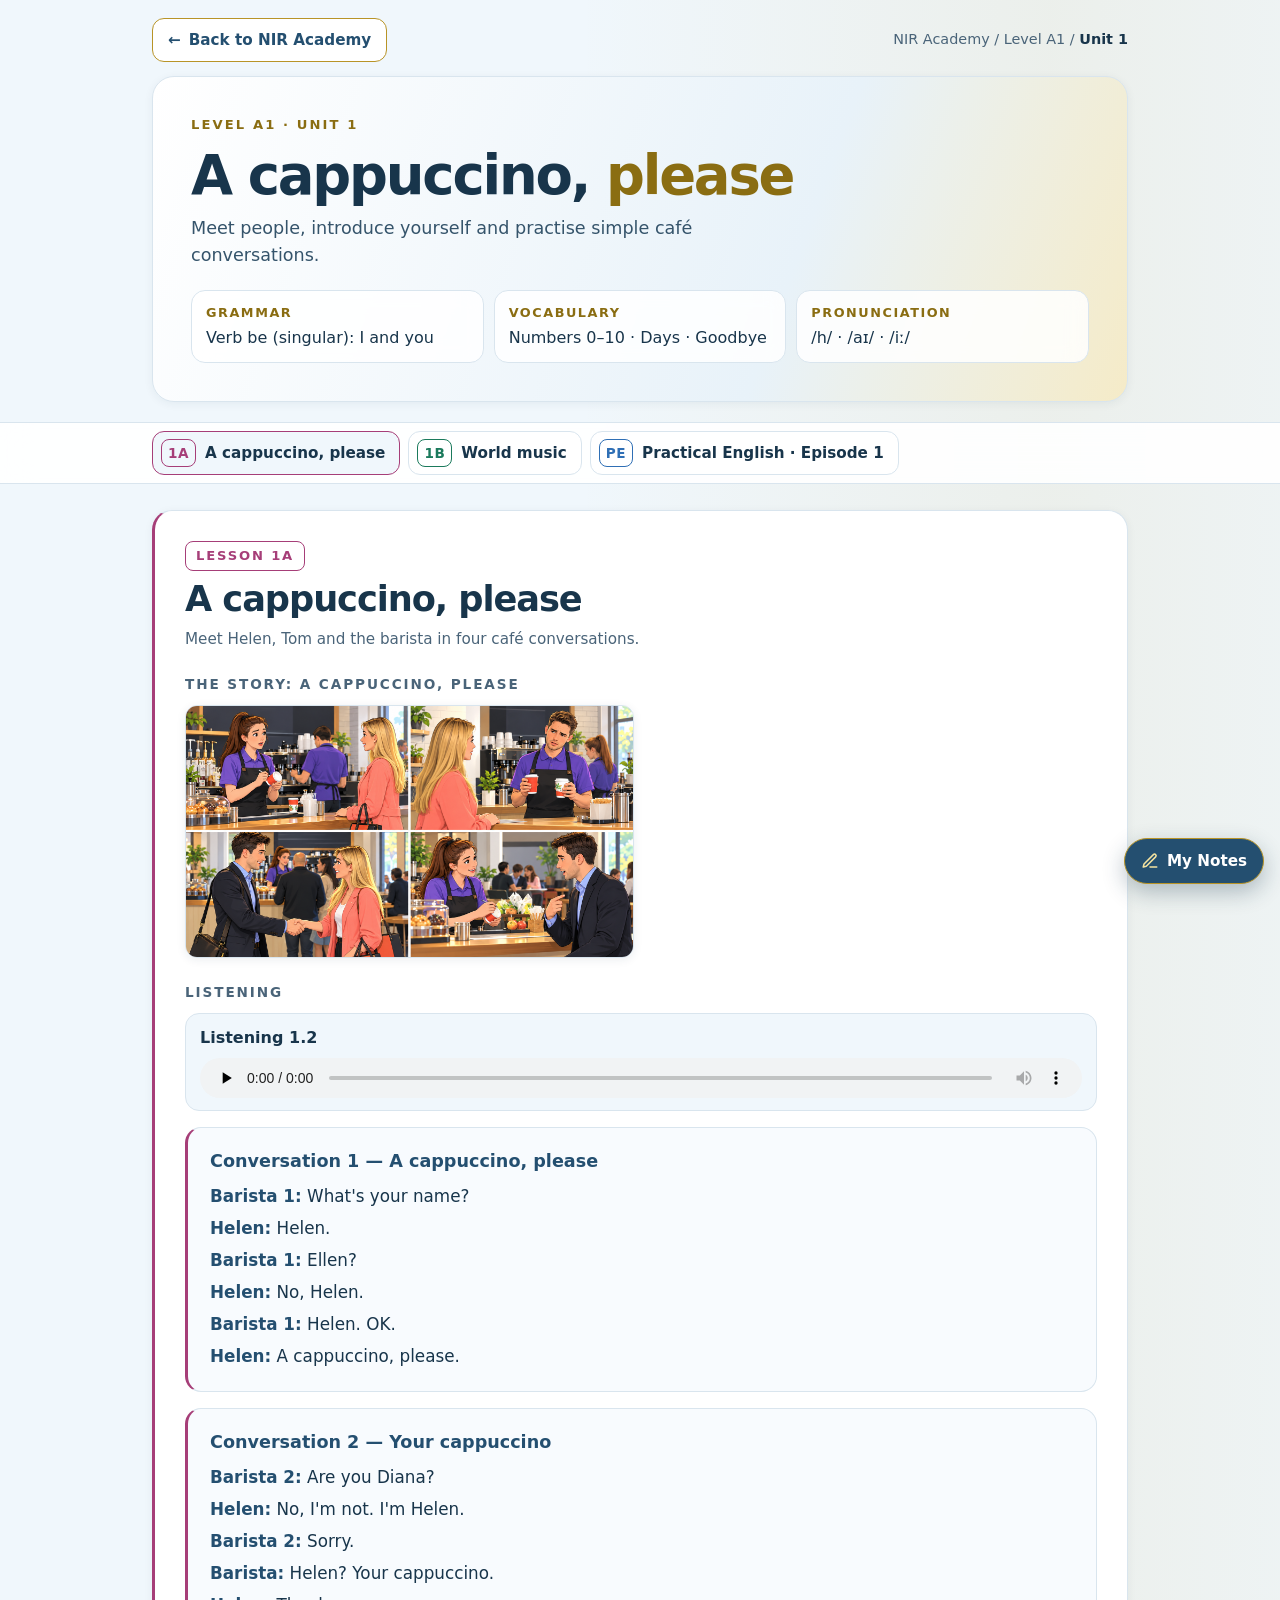
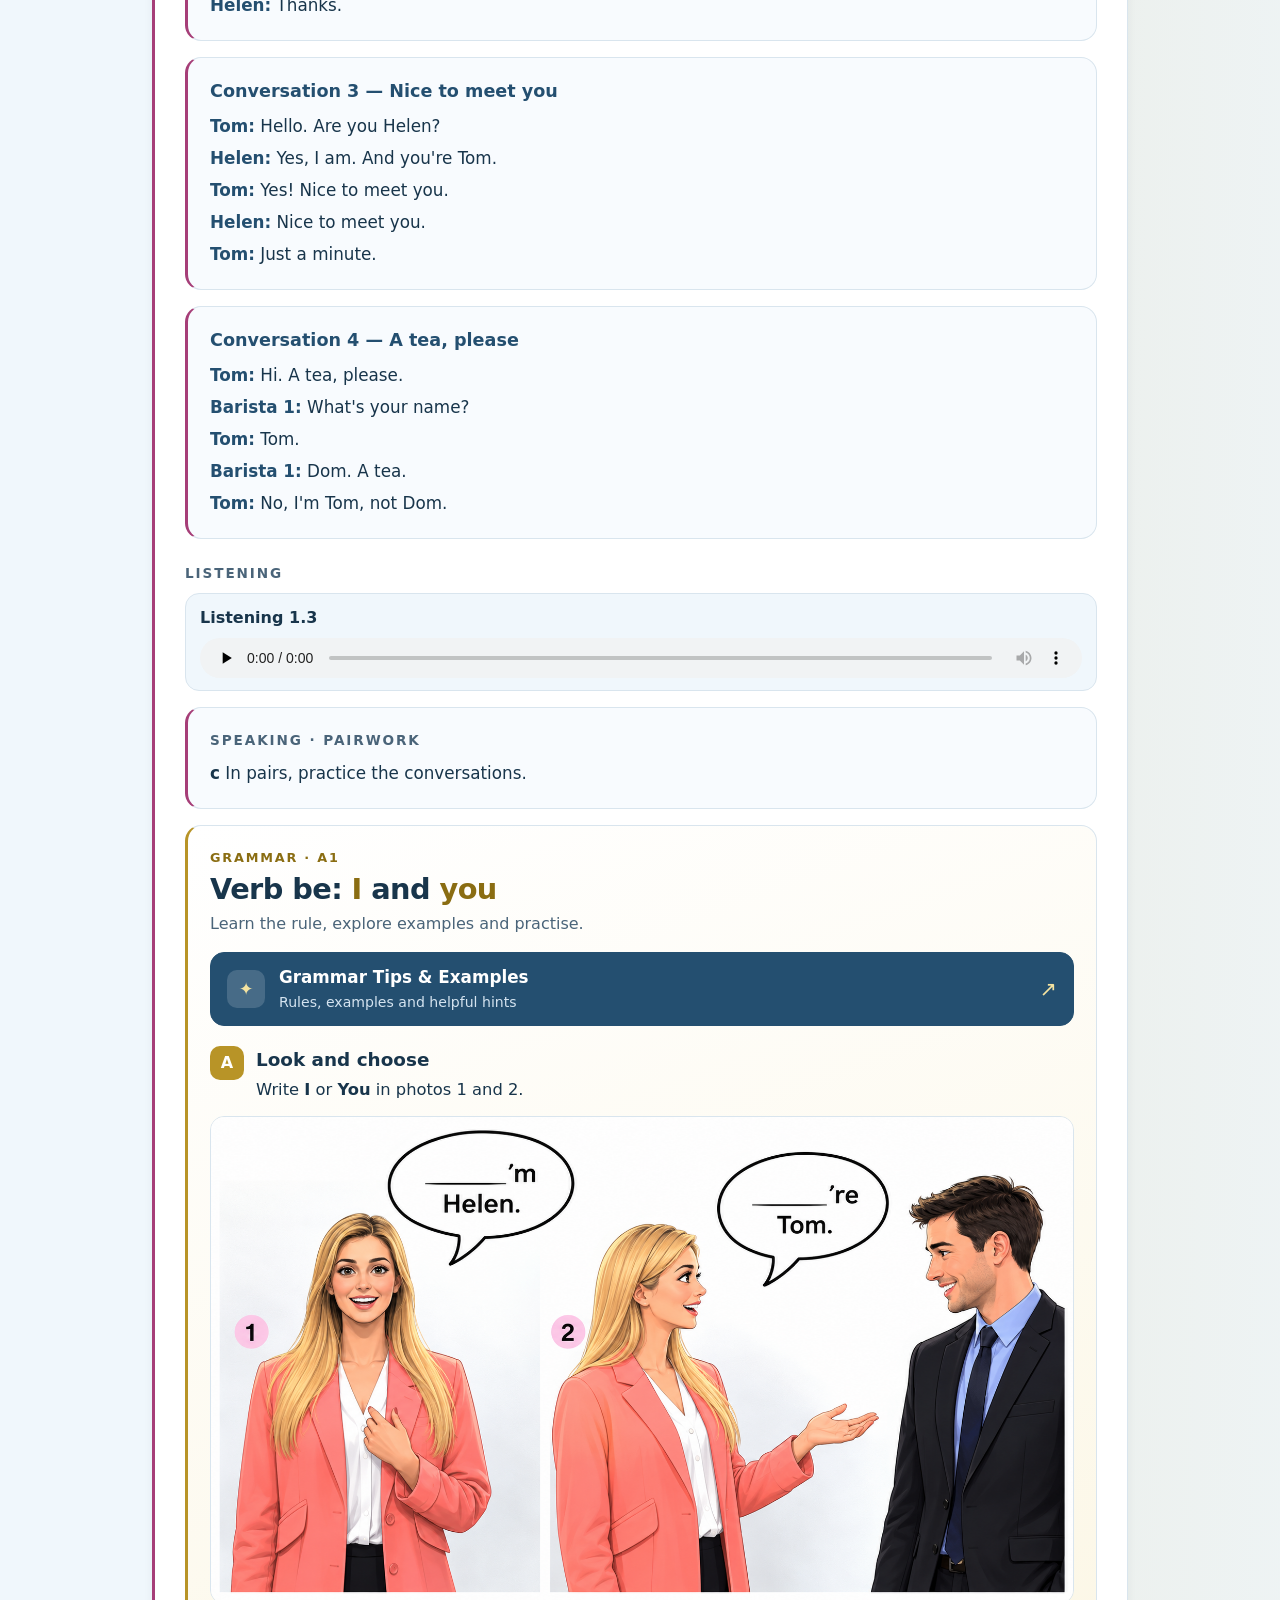
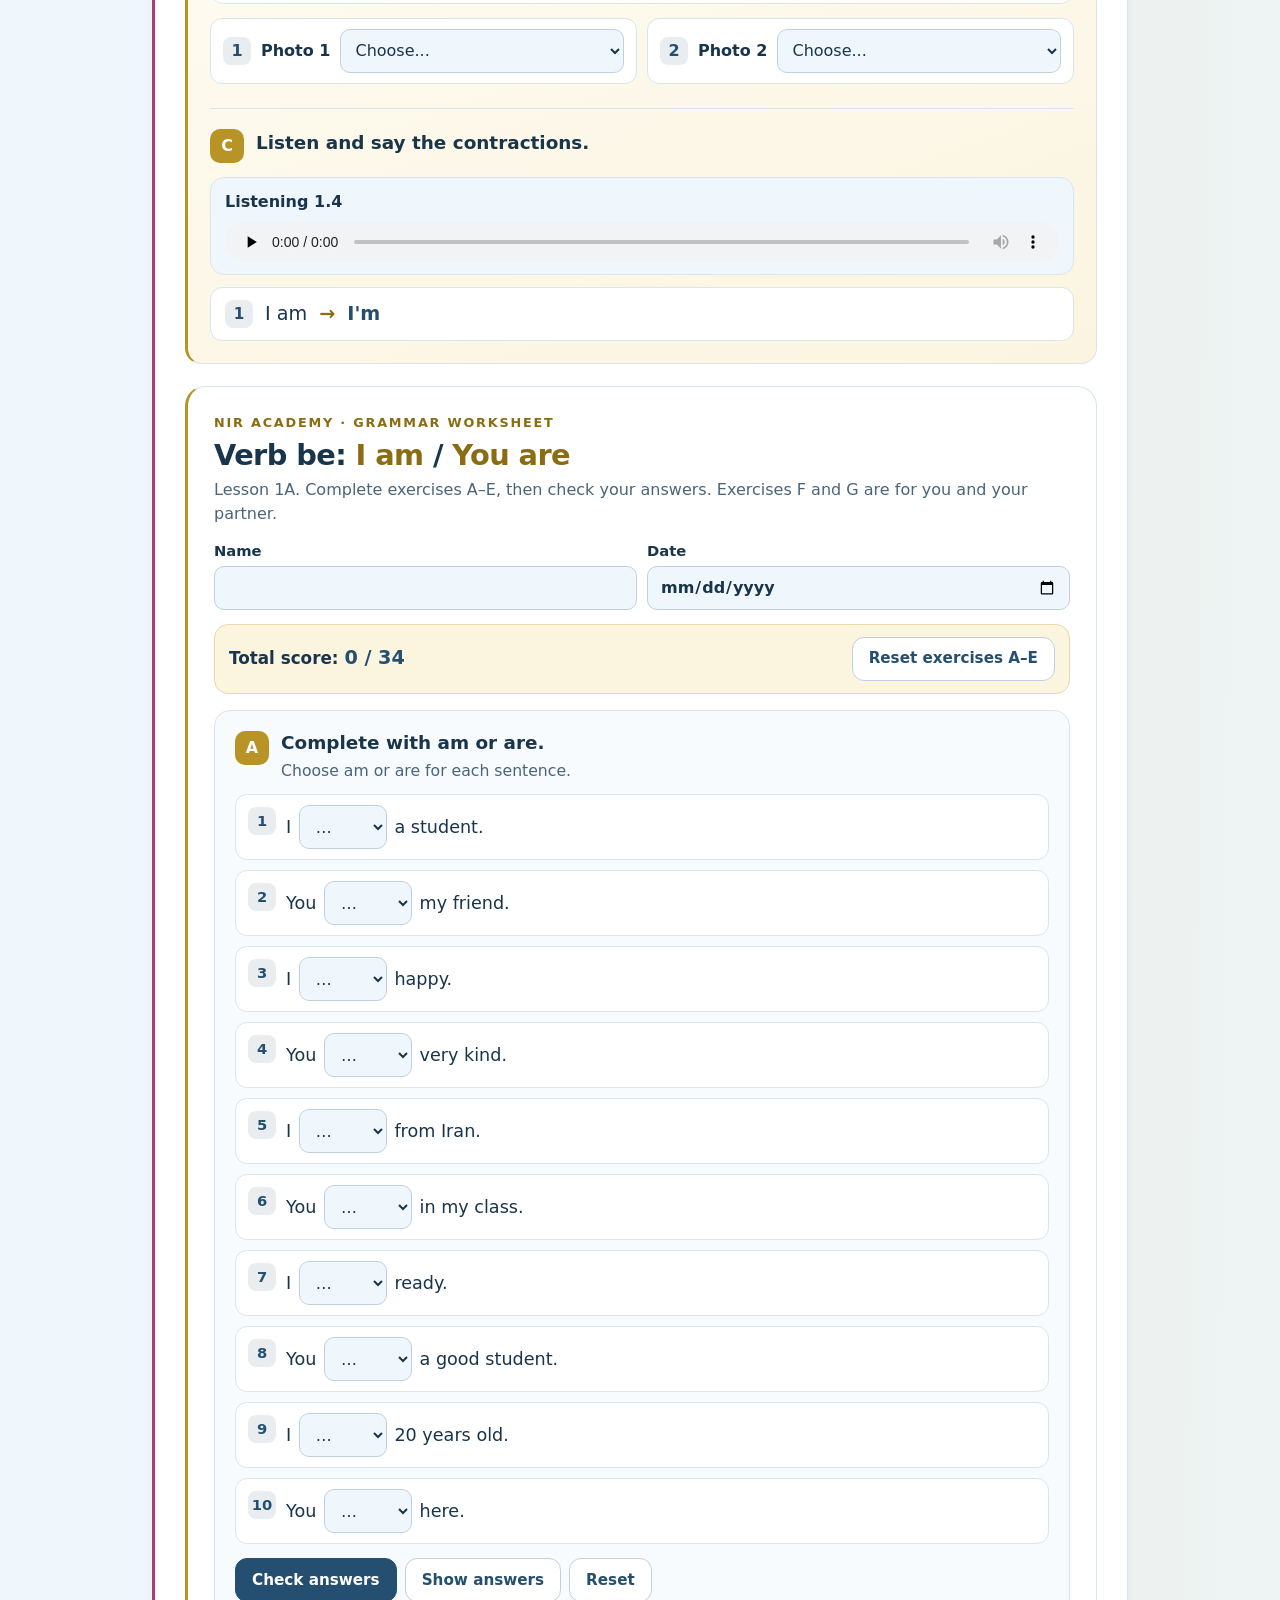
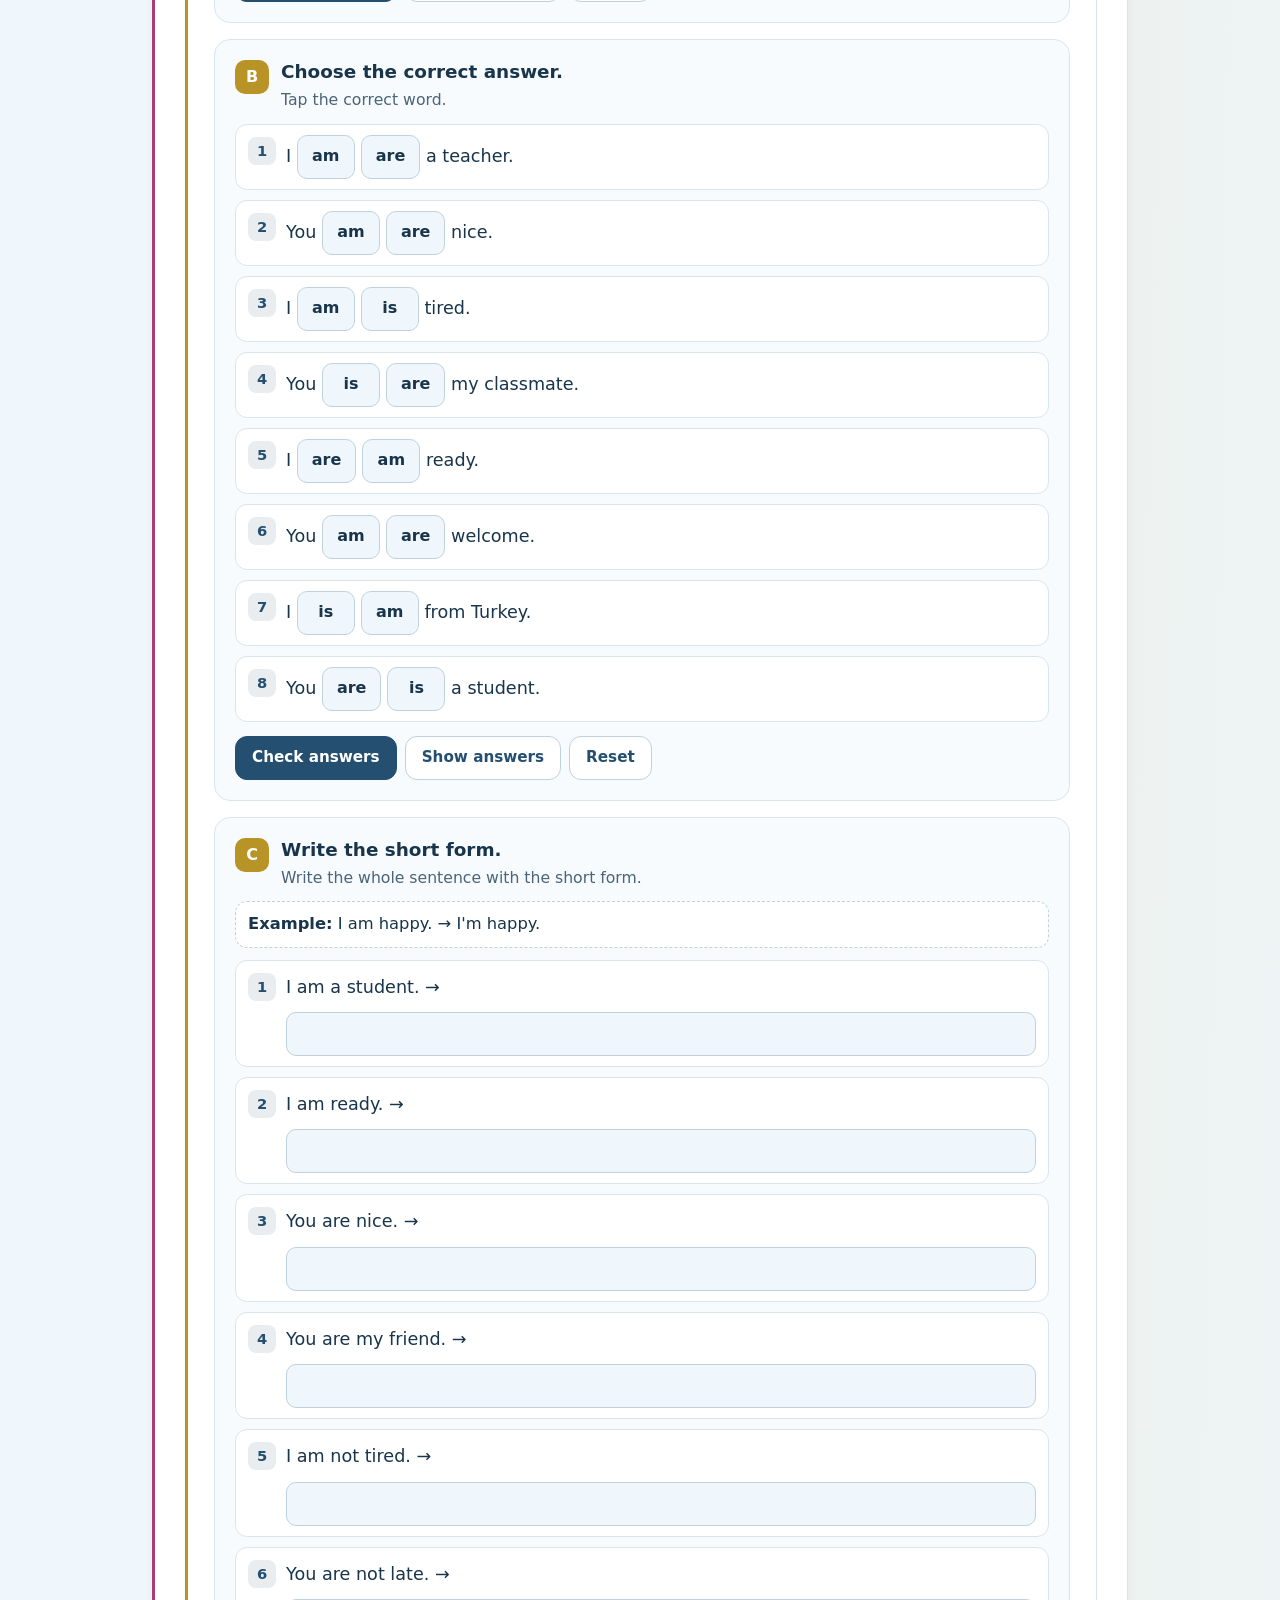
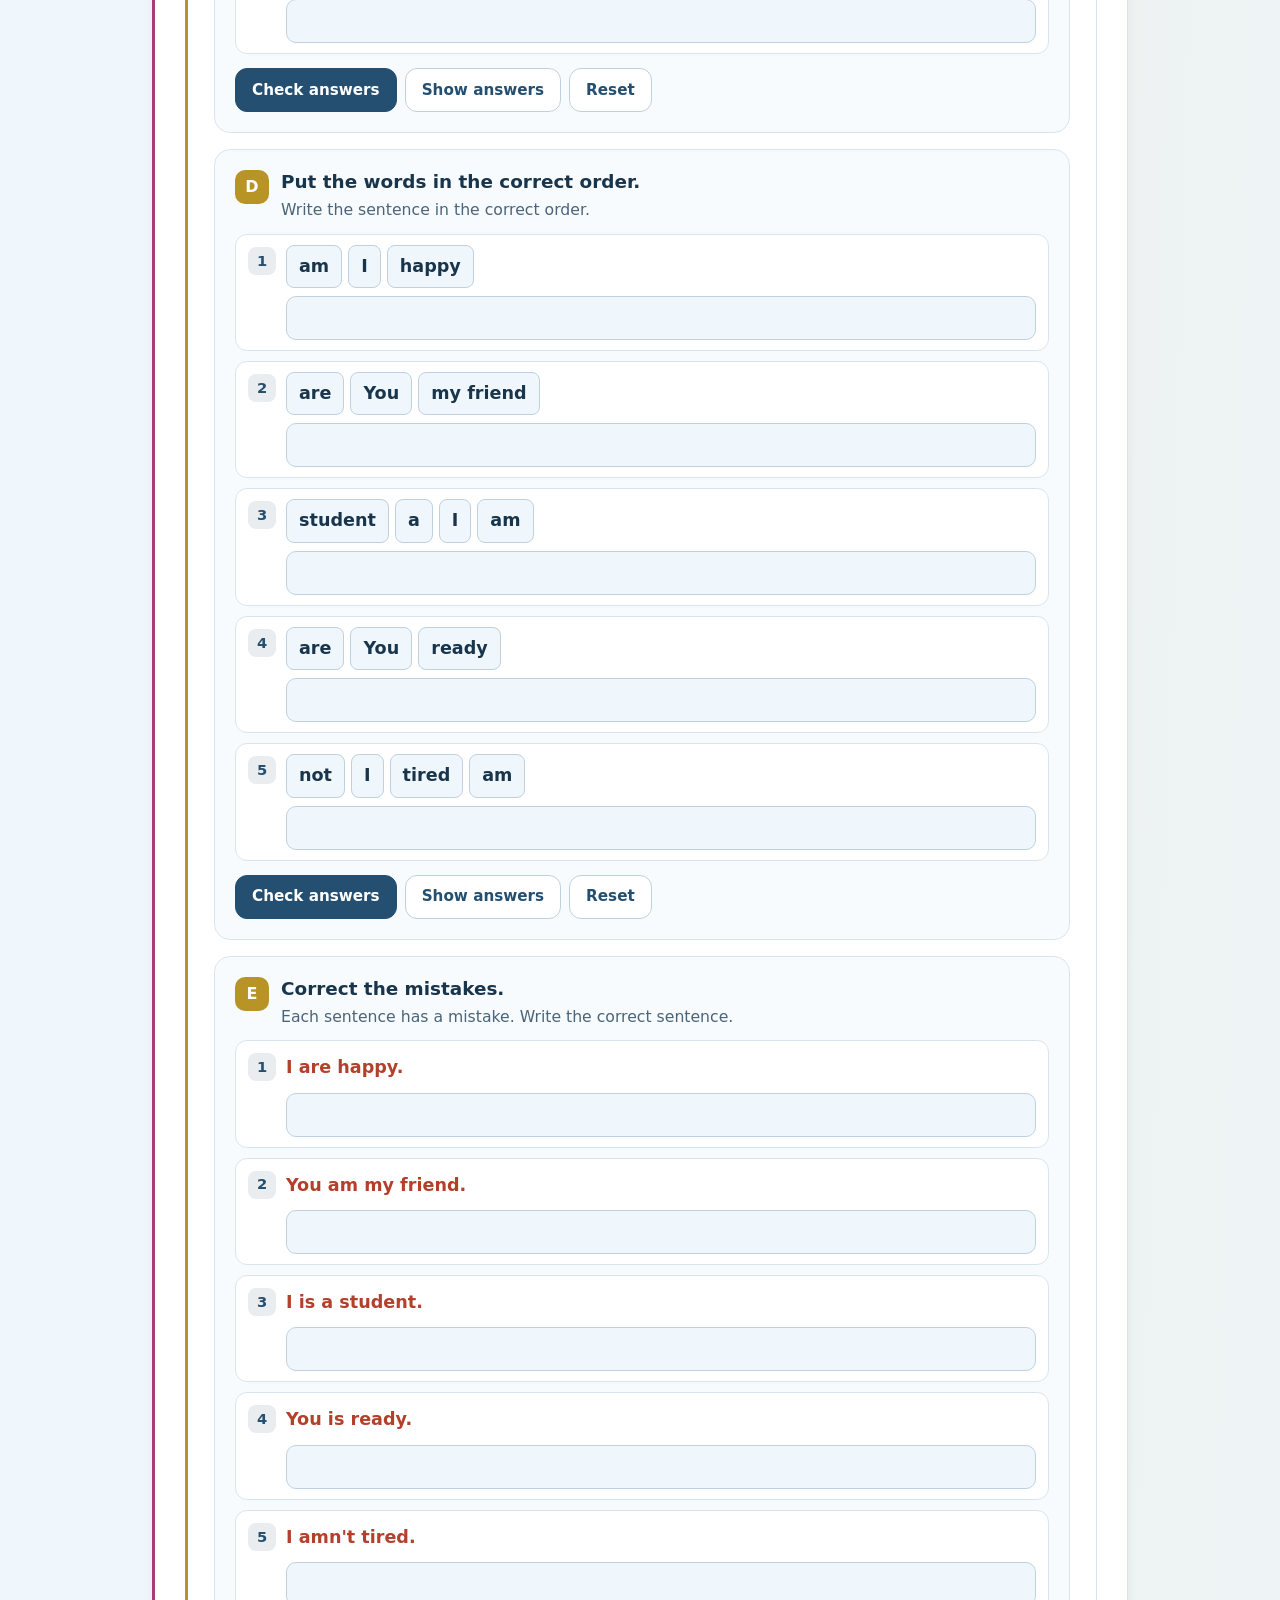
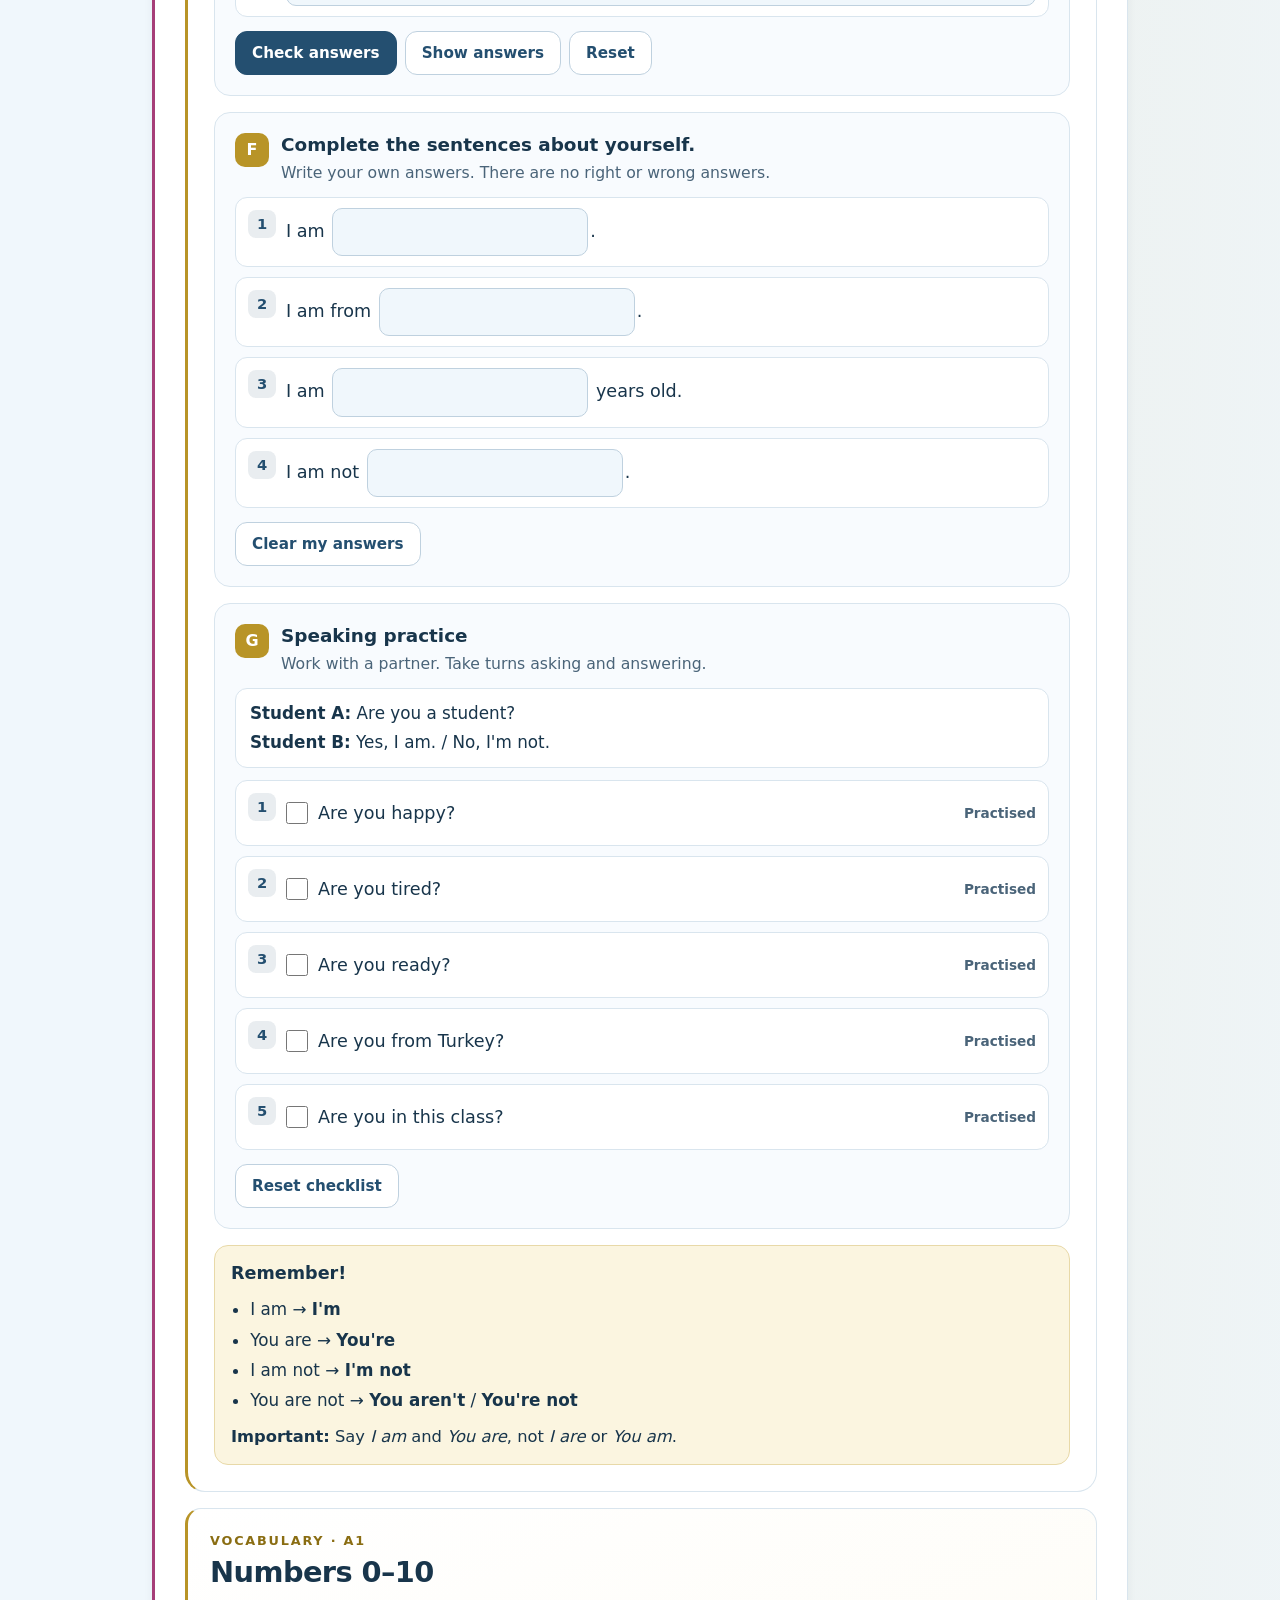
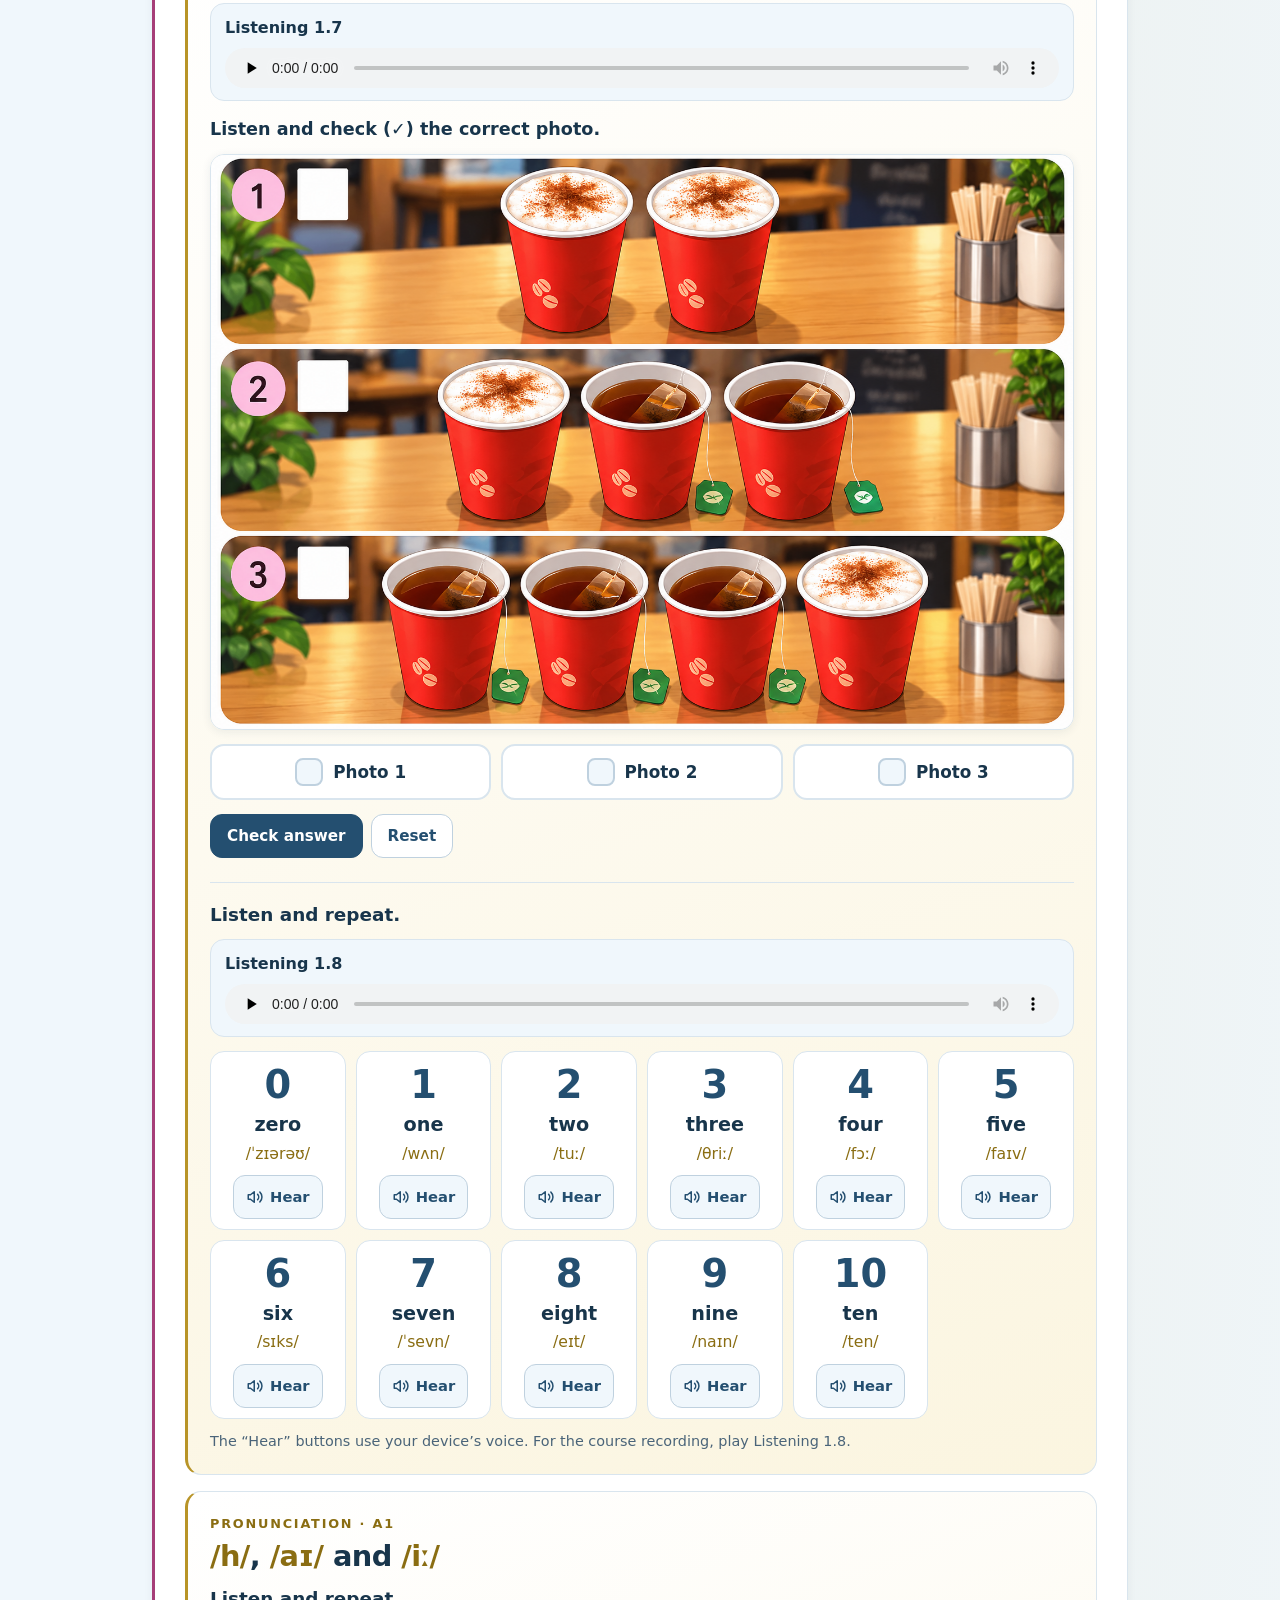
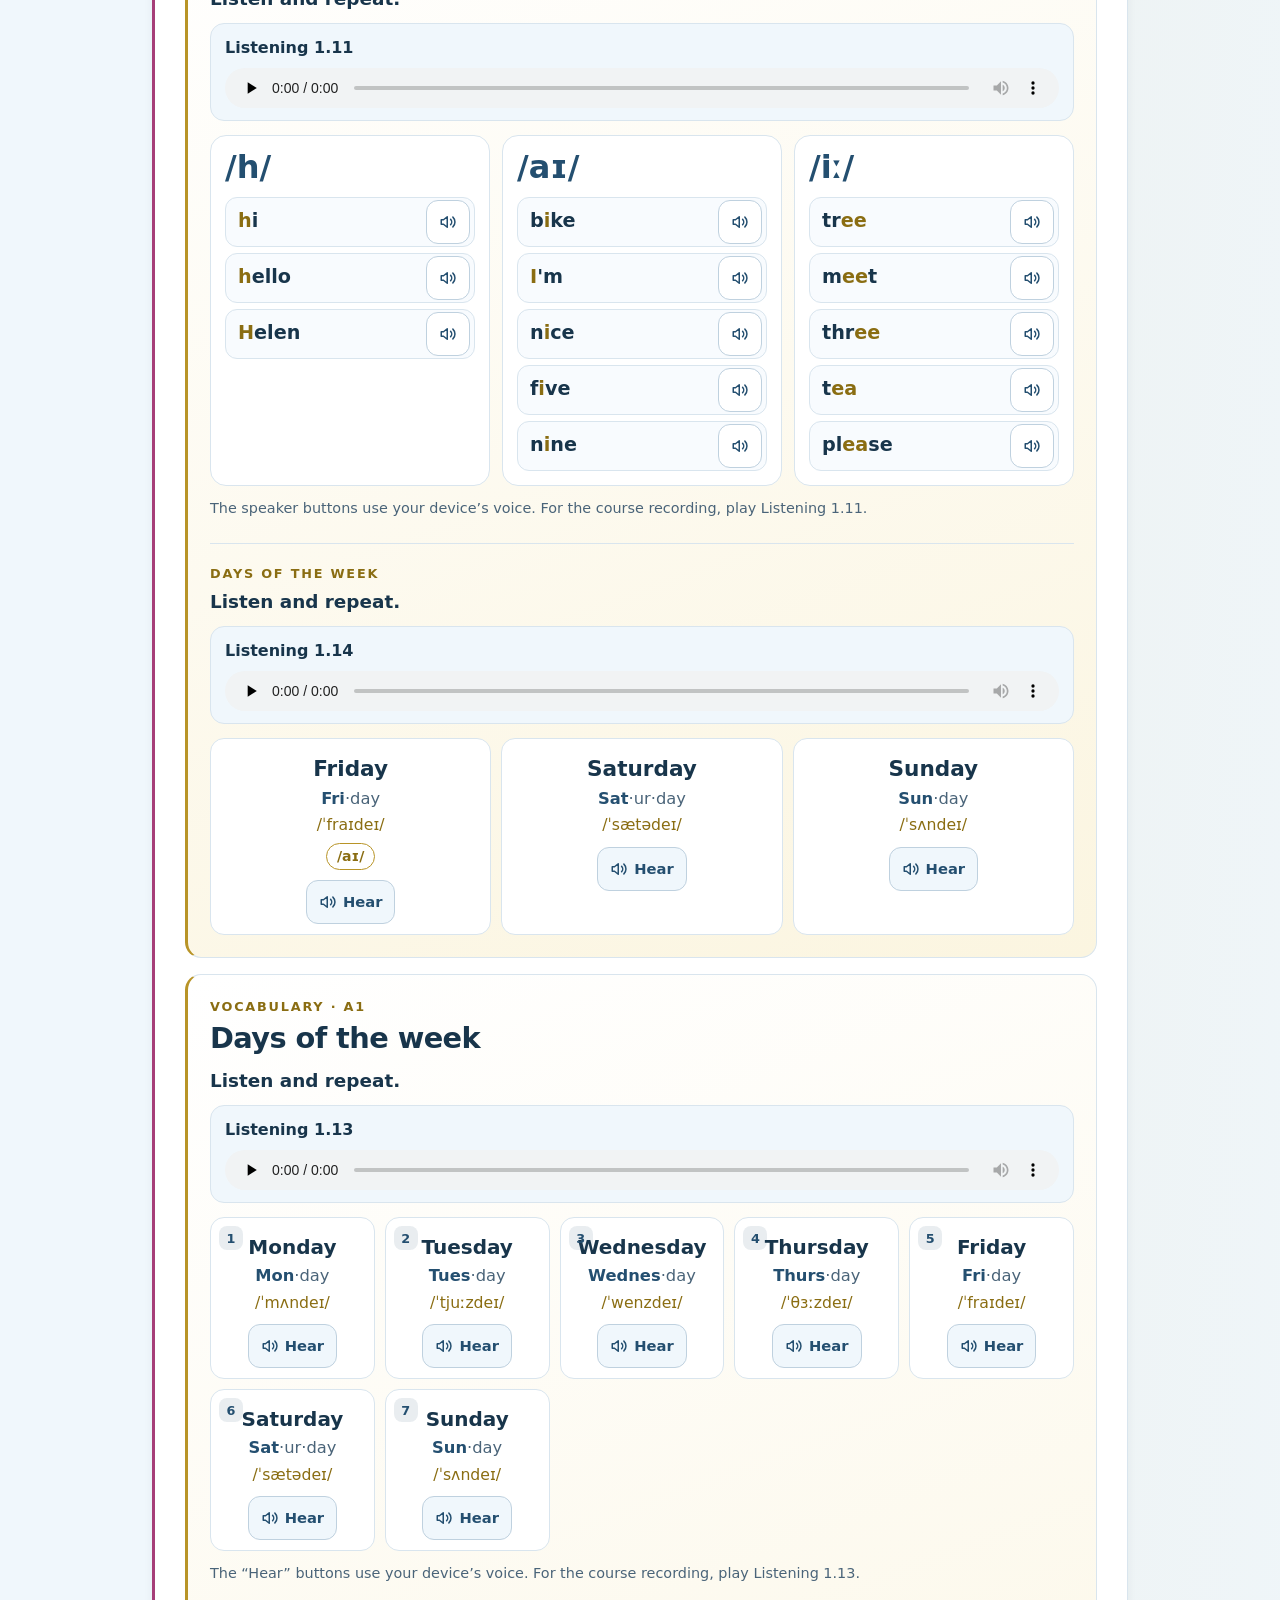
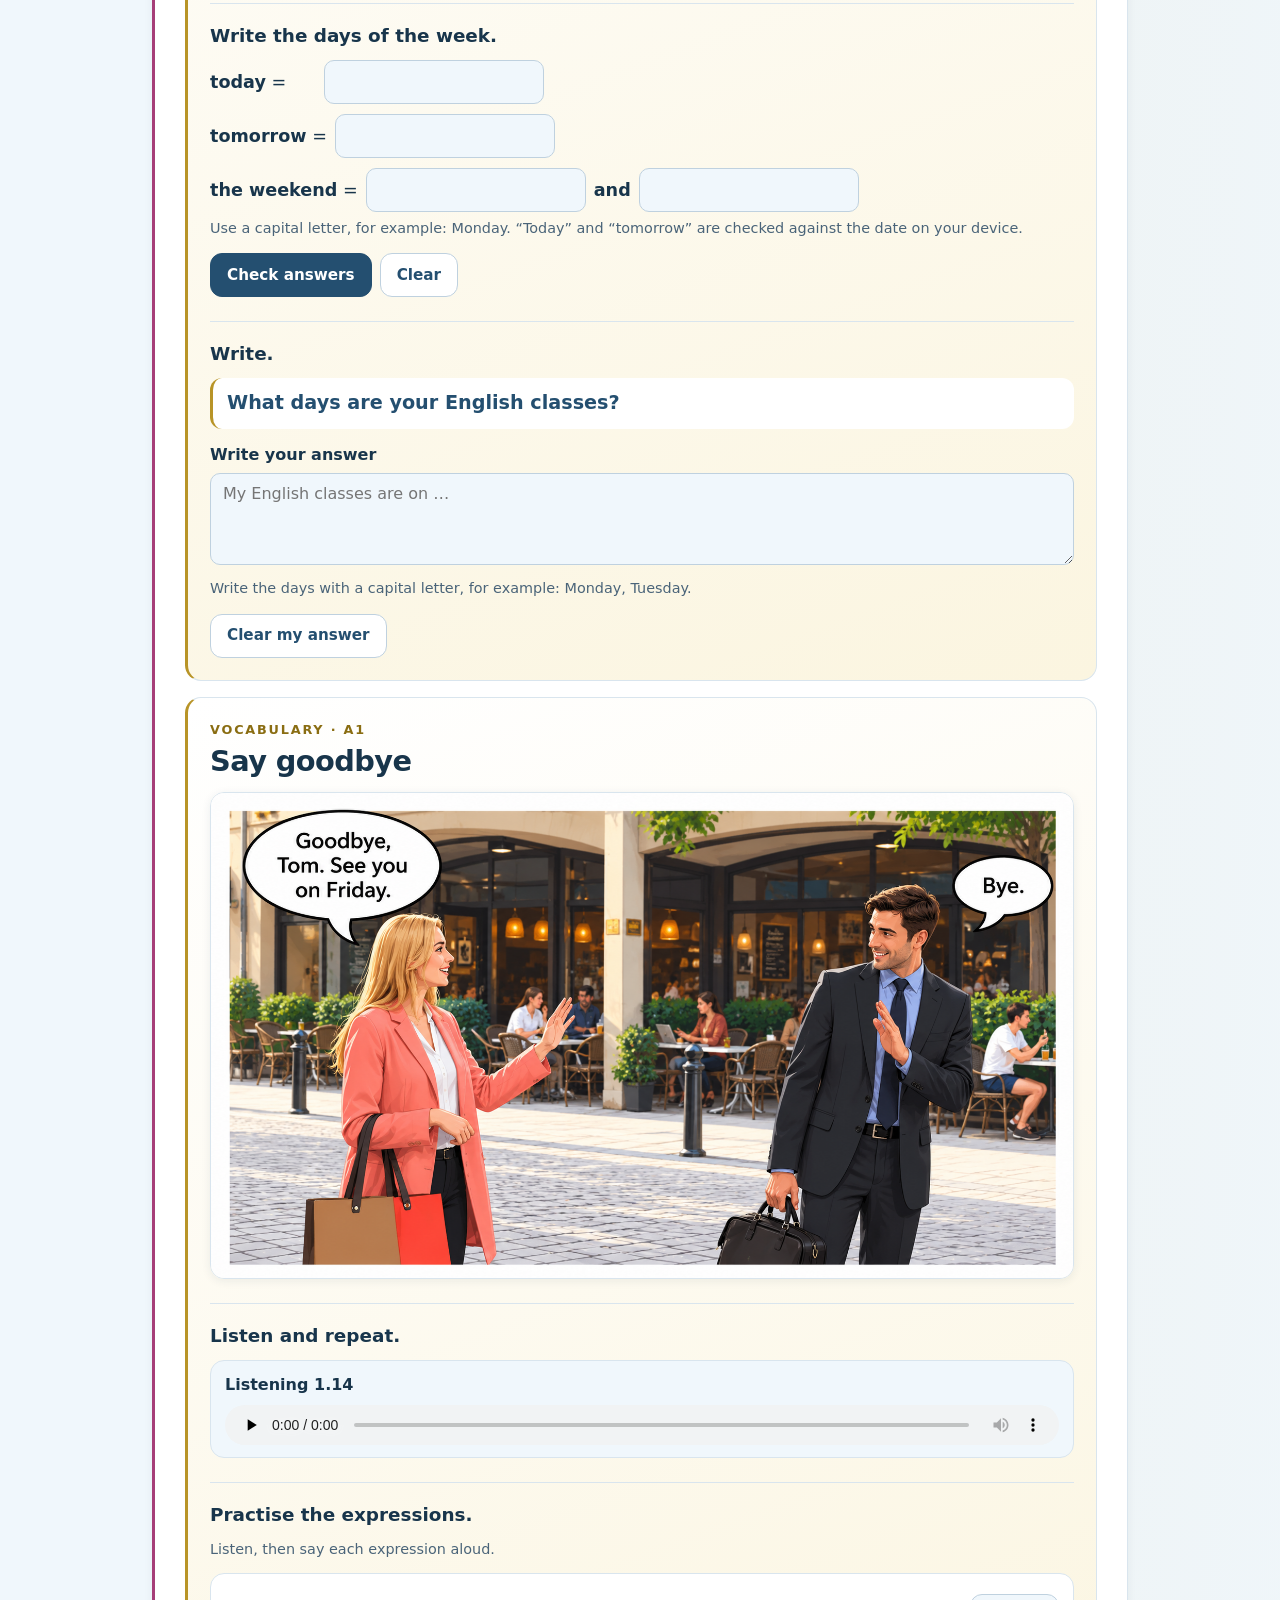
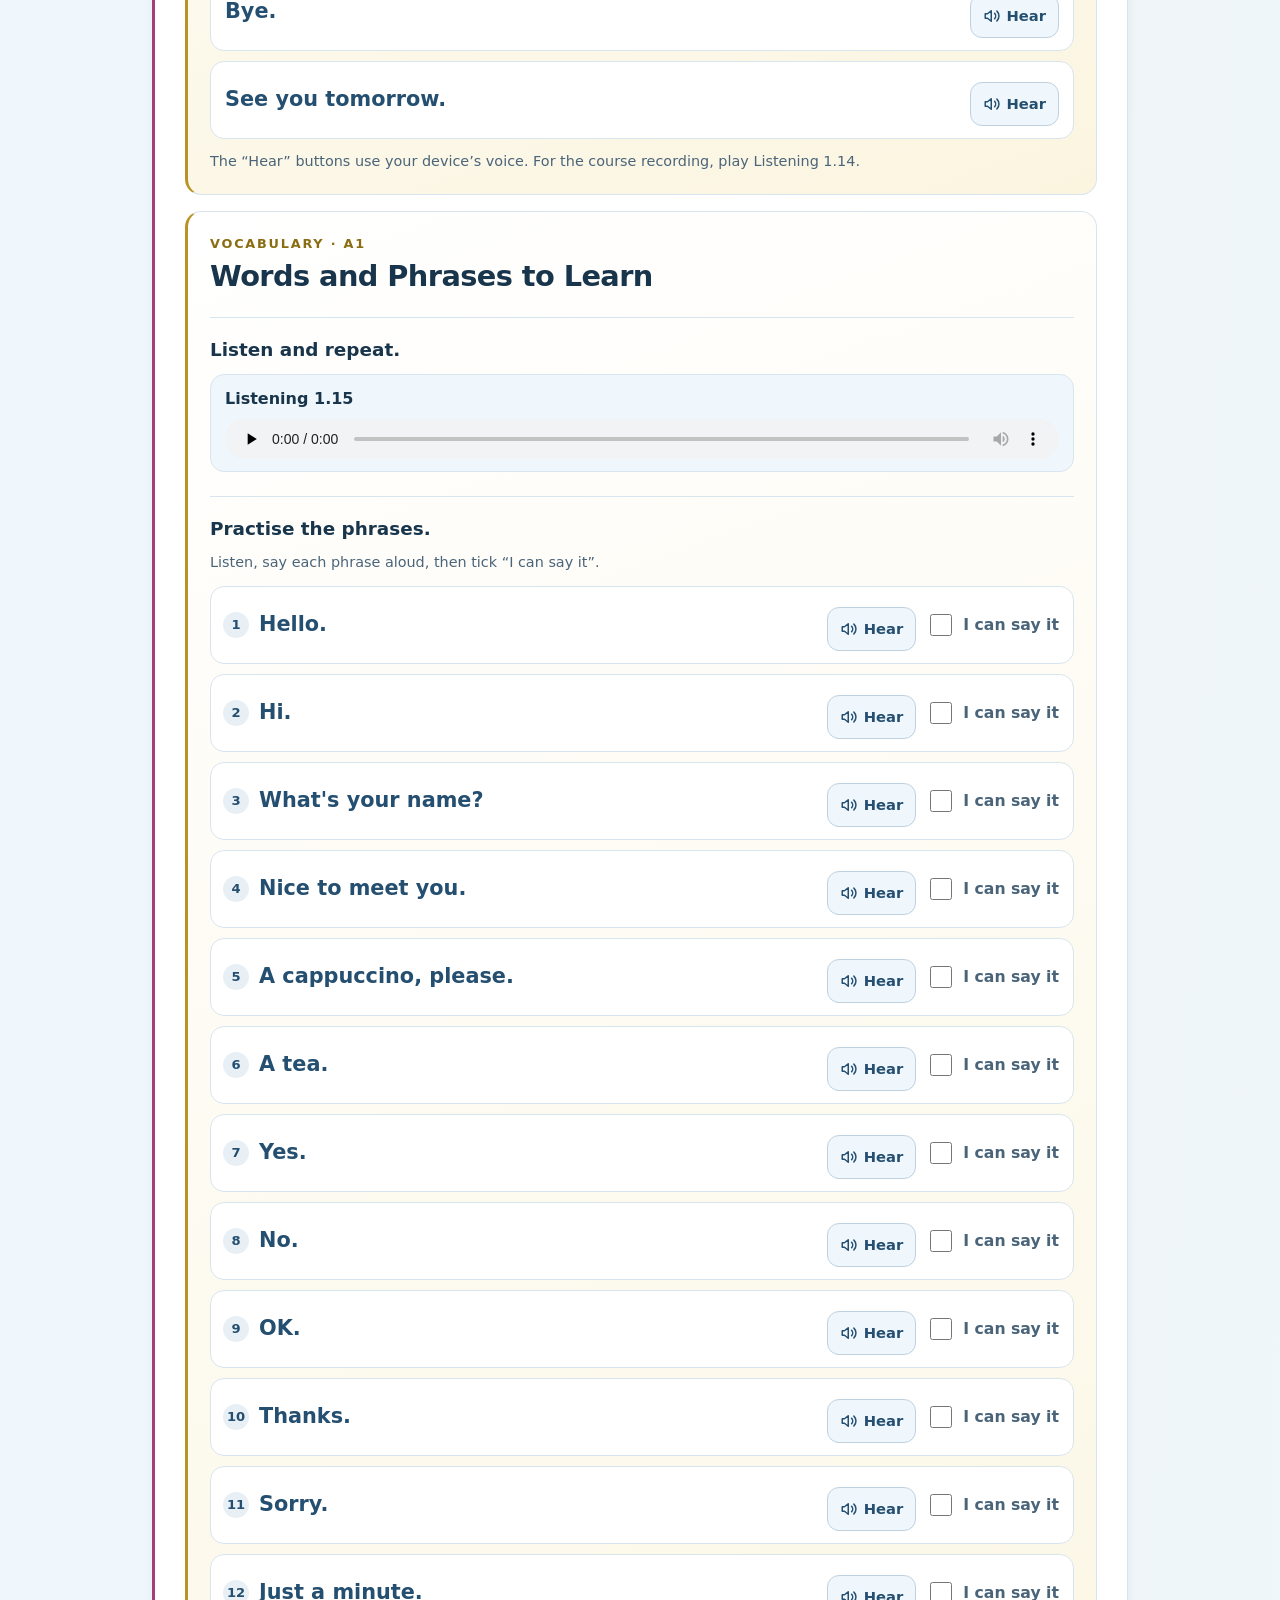
<file: unit-1.html>
<!DOCTYPE html>
<html lang="en">
<head>
<meta charset="UTF-8">
<meta name="viewport" content="width=device-width,initial-scale=1">
<meta name="theme-color" content="#F0F7FC">
<link rel="manifest" href="manifest.webmanifest">
<link rel="icon" type="image/png" href="icon-192.png">
<link rel="apple-touch-icon" href="icon-180.png">
<meta name="mobile-web-app-capable" content="yes">
<meta name="apple-mobile-web-app-capable" content="yes">
<meta name="apple-mobile-web-app-title" content="NIR A1">
<meta name="apple-mobile-web-app-status-bar-style" content="black-translucent">
<meta name="description" content="NIR Academy A1 English course, Unit 1: Lesson 1A, Lesson 1B and Practical English Episode 1.">
<title>NIR Academy | Unit 1 · A1 Learning Path</title>
<link rel="stylesheet" href="unit-1.css">
<link rel="stylesheet" href="unit-notes.css">
</head>
<body>
<a class="skip" href="#main">Skip to lesson content</a>

<header class="topbar">
  <div class="wrap">
    <a class="back" id="backHome" href="index.html"><span aria-hidden="true">←</span> Back to NIR Academy</a>
    <p class="crumb">NIR Academy / Level A1 / <b>Unit 1</b></p>
  </div>
</header>

<div class="wrap">
  <section class="hero" aria-labelledby="unitTitle">
    <div class="eyebrow">Level A1 · Unit 1</div>
    <h1 id="unitTitle">A cappuccino, <span>please</span></h1>
    <p class="lead">Meet people, introduce yourself and practise simple café conversations.</p>
    <dl class="focus">
      <div><dt>Grammar</dt><dd>Verb be (singular): I and you</dd></div>
      <div><dt>Vocabulary</dt><dd>Numbers 0–10 · Days · Goodbye</dd></div>
      <div><dt>Pronunciation</dt><dd>/h/ · /aɪ/ · /iː/</dd></div>
    </dl>
  </section>
</div>

<nav class="tabs" aria-label="Unit 1 sections">
  <div class="wrap">
    <ul>
      <li class="s-1a"><a href="#lesson-1a"><span class="n">1A</span>A cappuccino, please</a></li>
      <li class="s-1b"><a href="#lesson-1b"><span class="n">1B</span>World music</a></li>
      <li class="s-pe"><a href="#practical-english"><span class="n">PE</span>Practical English · Episode 1</a></li>
    </ul>
  </div>
</nav>

<main id="main" class="wrap">

  <!--
    HOW TO ADD REAL MEDIA (no other code changes needed)
    Images: set data-image-src="images/unit-1/1a-1.png" (and data-image-alt="...") on the .media-slot figure.
    Audio:  set data-audio-src="audio/unit-1/1a-listening-1.mp3" on the .audio-slot div.
    Need more slots? Copy a whole <figure class="media-slot"> or <div class="audio-slot"> block and change its label.
    For Unit 2, copy this file to unit-2.html and change the titles, ids and labels.
  -->

  <!-- ============ LESSON 1A ============ -->
  <section class="lesson s-1a" id="lesson-1a" aria-labelledby="h-1a">
    <div class="lesson-head">
      <span class="badge">Lesson 1A</span>
      <h2 id="h-1a">A cappuccino, please</h2>
      <p class="note">Meet Helen, Tom and the barista in four café conversations.</p>
    </div>

    <h3 class="block-title">The story: A cappuccino, please</h3>
    <div class="media-grid">
      <figure class="media-slot">
        <img
          src="images/unit-1/image1.png"
          alt="Helen, Tom and a barista in four café conversations"
          loading="lazy"
          style="width:100%;height:auto;display:block;border-radius:12px;"
        >
      </figure>
    </div>

    <h3 class="block-title">Listening</h3>
    <div class="audio-list">
      <div class="audio-slot" data-audio-src="audio/unit-1/track-1-02.mp3" data-label="Lesson 1A · Listening 1.2">
        <div class="audio-meta"><b>Listening 1.2</b></div>
        <audio controls preload="none" aria-label="Lesson 1A, Listening 1.2"></audio>
      </div>
    </div>

    <section class="conversation-card" aria-labelledby="conversation-1-title">
      <h3 id="conversation-1-title">Conversation 1 — A cappuccino, please</h3>
      <p><strong>Barista 1:</strong> What's your name?</p>
      <p><strong>Helen:</strong> Helen.</p>
      <p><strong>Barista 1:</strong> Ellen?</p>
      <p><strong>Helen:</strong> No, Helen.</p>
      <p><strong>Barista 1:</strong> Helen. OK.</p>
      <p><strong>Helen:</strong> A cappuccino, please.</p>
    </section>

    <section class="conversation-card" aria-labelledby="conversation-2-title">
      <h3 id="conversation-2-title">Conversation 2 — Your cappuccino</h3>
      <p><strong>Barista 2:</strong> Are you Diana?</p>
      <p><strong>Helen:</strong> No, I'm not. I'm Helen.</p>
      <p><strong>Barista 2:</strong> Sorry.</p>
      <p><strong>Barista:</strong> Helen? Your cappuccino.</p>
      <p><strong>Helen:</strong> Thanks.</p>
    </section>

    <section class="conversation-card" aria-labelledby="conversation-3-title">
      <h3 id="conversation-3-title">Conversation 3 — Nice to meet you</h3>
      <p><strong>Tom:</strong> Hello. Are you Helen?</p>
      <p><strong>Helen:</strong> Yes, I am. And you're Tom.</p>
      <p><strong>Tom:</strong> Yes! Nice to meet you.</p>
      <p><strong>Helen:</strong> Nice to meet you.</p>
      <p><strong>Tom:</strong> Just a minute.</p>
    </section>

    <section class="conversation-card" aria-labelledby="conversation-4-title">
      <h3 id="conversation-4-title">Conversation 4 — A tea, please</h3>
      <p><strong>Tom:</strong> Hi. A tea, please.</p>
      <p><strong>Barista 1:</strong> What's your name?</p>
      <p><strong>Tom:</strong> Tom.</p>
      <p><strong>Barista 1:</strong> Dom. A tea.</p>
      <p><strong>Tom:</strong> No, I'm Tom, not Dom.</p>
    </section>

    <h3 class="block-title">Listening</h3>
    <div class="audio-list">
      <div class="audio-slot" data-audio-src="audio/unit-1/AEF3e_Starter_SB_1.03.mp3" data-label="Lesson 1A · Listening 1.3">
        <div class="audio-meta"><b>Listening 1.3</b></div>
        <audio controls preload="none" aria-label="Lesson 1A, Listening 1.3"></audio>
      </div>
    </div>

    <div class="activity-card pairwork-activity">
      <h3 class="block-title">Speaking · Pairwork</h3>
      <p><strong>c</strong> In pairs, practice the conversations.</p>
    </div>

    <!-- ============ GRAMMAR: VERB BE ============ -->
    <div class="activity-card grammar-activity" id="grammar-activity">

      <div class="grammar-heading">
        <span class="grammar-kicker">GRAMMAR · A1</span>
        <h3>Verb be: <span>I</span> and <span>you</span></h3>
        <p>Learn the rule, explore examples and practise.</p>
      </div>

      <button
        type="button"
        class="grammar-tips-trigger"
        id="openGrammarTips"
        aria-haspopup="dialog"
        aria-controls="grammarTipsDialog"
      >
        <span class="grammar-tip-icon" aria-hidden="true">✦</span>
        <span class="grammar-button-copy">
          <strong>Grammar Tips &amp; Examples</strong>
          <small>Rules, examples and helpful hints</small>
        </span>
        <span class="grammar-button-arrow" aria-hidden="true">↗</span>
      </button>

      <div class="grammar-task">
        <div class="grammar-task-heading">
          <span class="grammar-task-letter">a</span>
          <div>
            <h4>Look and choose</h4>
            <p>Write <strong>I</strong> or <strong>You</strong> in photos 1 and 2.</p>
          </div>
        </div>

        <figure class="grammar-image">
          <img
            src="images/unit-1/image2.png"
            alt="Picture for the grammar exercise: I and you"
            loading="lazy"
          >
        </figure>

        <div class="grammar-answers">
          <label class="grammar-answer" for="grammar-photo-1">
            <span class="grammar-answer-number">1</span>
            <span class="grammar-answer-label">Photo 1</span>
            <select id="grammar-photo-1" name="grammar-photo-1">
              <option value="">Choose...</option>
              <option value="I">I</option>
              <option value="You">You</option>
            </select>
          </label>

          <label class="grammar-answer" for="grammar-photo-2">
            <span class="grammar-answer-number">2</span>
            <span class="grammar-answer-label">Photo 2</span>
            <select id="grammar-photo-2" name="grammar-photo-2">
              <option value="">Choose...</option>
              <option value="I">I</option>
              <option value="You">You</option>
            </select>
          </label>
        </div>
      </div>

      <div class="grammar-task contraction-task" id="contraction-task">
        <div class="grammar-task-heading">
          <span class="grammar-task-letter">c</span>
          <div>
            <h4>Listen and say the contractions.</h4>
          </div>
        </div>

        <div class="audio-slot" data-audio-src="audio/unit-1/AEF3e_Starter_SB_1.04.mp3" data-label="Lesson 1A · Listening 1.4">
          <div class="audio-meta"><b>Listening 1.4</b></div>
          <audio controls preload="none" aria-label="Lesson 1A, Listening 1.4"></audio>
        </div>

        <ol class="contraction-list" aria-label="Contractions">
          <li><span class="contraction-long">I am</span><span class="contraction-arrow" aria-hidden="true">→</span><strong class="contraction-short">I'm</strong></li>
        </ol>
      </div>
    </div>

    <!-- ============ GRAMMAR WORKSHEET (Lesson 1A) ============ -->
    <div class="worksheet" id="grammarWorksheet" role="group" aria-labelledby="wsTitle">
      <div class="ws-head">
        <span class="ws-kicker">NIR Academy · Grammar Worksheet</span>
        <h3 id="wsTitle">Verb be: <span>I am</span> / <span>You are</span></h3>
        <p>Lesson 1A. Complete exercises A–E, then check your answers. Exercises F and G are for you and your partner.</p>
      </div>

      <div class="ws-meta">
        <label>Name <input type="text" class="ws-field" autocomplete="name"></label>
        <label>Date <input type="date" class="ws-field"></label>
      </div>

      <div class="ws-summary">
        <p class="ws-total" role="status" aria-live="polite">Total score: <strong id="wsTotal">0 / 34</strong></p>
        <button type="button" class="ws-btn" id="wsResetAll">Reset exercises A–E</button>
      </div>

      <section class="ws-section" data-ws-section="a" aria-labelledby="ws-a-title">
        <div class="ws-sec-head">
          <span class="ws-letter" aria-hidden="true">A</span>
          <div>
            <h4 id="ws-a-title">Complete with am or are.</h4>
            <p>Choose am or are for each sentence.</p>
          </div>
        </div>
        <ol class="ws-list">
          <li class="ws-item" data-answer="am">
            <span class="ws-num" aria-hidden="true">1</span>
            <div class="ws-body">
              <p class="ws-line">I <select class="ws-field ws-inline" aria-label="Exercise A, sentence 1: I blank a student."><option value="">…</option><option value="am">am</option><option value="are">are</option></select> a student.</p>
              <span class="ws-fb" aria-hidden="false"></span>
            </div>
          </li>
          <li class="ws-item" data-answer="are">
            <span class="ws-num" aria-hidden="true">2</span>
            <div class="ws-body">
              <p class="ws-line">You <select class="ws-field ws-inline" aria-label="Exercise A, sentence 2: You blank my friend."><option value="">…</option><option value="am">am</option><option value="are">are</option></select> my friend.</p>
              <span class="ws-fb" aria-hidden="false"></span>
            </div>
          </li>
          <li class="ws-item" data-answer="am">
            <span class="ws-num" aria-hidden="true">3</span>
            <div class="ws-body">
              <p class="ws-line">I <select class="ws-field ws-inline" aria-label="Exercise A, sentence 3: I blank happy."><option value="">…</option><option value="am">am</option><option value="are">are</option></select> happy.</p>
              <span class="ws-fb" aria-hidden="false"></span>
            </div>
          </li>
          <li class="ws-item" data-answer="are">
            <span class="ws-num" aria-hidden="true">4</span>
            <div class="ws-body">
              <p class="ws-line">You <select class="ws-field ws-inline" aria-label="Exercise A, sentence 4: You blank very kind."><option value="">…</option><option value="am">am</option><option value="are">are</option></select> very kind.</p>
              <span class="ws-fb" aria-hidden="false"></span>
            </div>
          </li>
          <li class="ws-item" data-answer="am">
            <span class="ws-num" aria-hidden="true">5</span>
            <div class="ws-body">
              <p class="ws-line">I <select class="ws-field ws-inline" aria-label="Exercise A, sentence 5: I blank from Iran."><option value="">…</option><option value="am">am</option><option value="are">are</option></select> from Iran.</p>
              <span class="ws-fb" aria-hidden="false"></span>
            </div>
          </li>
          <li class="ws-item" data-answer="are">
            <span class="ws-num" aria-hidden="true">6</span>
            <div class="ws-body">
              <p class="ws-line">You <select class="ws-field ws-inline" aria-label="Exercise A, sentence 6: You blank in my class."><option value="">…</option><option value="am">am</option><option value="are">are</option></select> in my class.</p>
              <span class="ws-fb" aria-hidden="false"></span>
            </div>
          </li>
          <li class="ws-item" data-answer="am">
            <span class="ws-num" aria-hidden="true">7</span>
            <div class="ws-body">
              <p class="ws-line">I <select class="ws-field ws-inline" aria-label="Exercise A, sentence 7: I blank ready."><option value="">…</option><option value="am">am</option><option value="are">are</option></select> ready.</p>
              <span class="ws-fb" aria-hidden="false"></span>
            </div>
          </li>
          <li class="ws-item" data-answer="are">
            <span class="ws-num" aria-hidden="true">8</span>
            <div class="ws-body">
              <p class="ws-line">You <select class="ws-field ws-inline" aria-label="Exercise A, sentence 8: You blank a good student."><option value="">…</option><option value="am">am</option><option value="are">are</option></select> a good student.</p>
              <span class="ws-fb" aria-hidden="false"></span>
            </div>
          </li>
          <li class="ws-item" data-answer="am">
            <span class="ws-num" aria-hidden="true">9</span>
            <div class="ws-body">
              <p class="ws-line">I <select class="ws-field ws-inline" aria-label="Exercise A, sentence 9: I blank 20 years old."><option value="">…</option><option value="am">am</option><option value="are">are</option></select> 20 years old.</p>
              <span class="ws-fb" aria-hidden="false"></span>
            </div>
          </li>
          <li class="ws-item" data-answer="are">
            <span class="ws-num" aria-hidden="true">10</span>
            <div class="ws-body">
              <p class="ws-line">You <select class="ws-field ws-inline" aria-label="Exercise A, sentence 10: You blank here."><option value="">…</option><option value="am">am</option><option value="are">are</option></select> here.</p>
              <span class="ws-fb" aria-hidden="false"></span>
            </div>
          </li>
        </ol>
        <div class="ws-actions">
          <button type="button" class="ws-btn ws-btn-primary" data-ws-action="check">Check answers</button>
          <button type="button" class="ws-btn" data-ws-action="show">Show answers</button>
          <button type="button" class="ws-btn" data-ws-action="reset">Reset</button>
        </div>
        <p class="ws-score" role="status" aria-live="polite"></p>
      </section>

      <section class="ws-section" data-ws-section="b" aria-labelledby="ws-b-title">
        <div class="ws-sec-head">
          <span class="ws-letter" aria-hidden="true">B</span>
          <div>
            <h4 id="ws-b-title">Choose the correct answer.</h4>
            <p>Tap the correct word.</p>
          </div>
        </div>
        <ol class="ws-list">
          <li class="ws-item" data-answer="am">
            <span class="ws-num" aria-hidden="true">1</span>
            <div class="ws-body">
              <p class="ws-line">I <span class="ws-choice" role="radiogroup" aria-label="Exercise B, sentence 1: I blank a teacher.. Choose am or are"><label><input type="radio" name="ws-b-1" value="am"><span>am</span></label><label><input type="radio" name="ws-b-1" value="are"><span>are</span></label></span> a teacher.</p>
              <span class="ws-fb" aria-hidden="false"></span>
            </div>
          </li>
          <li class="ws-item" data-answer="are">
            <span class="ws-num" aria-hidden="true">2</span>
            <div class="ws-body">
              <p class="ws-line">You <span class="ws-choice" role="radiogroup" aria-label="Exercise B, sentence 2: You blank nice.. Choose am or are"><label><input type="radio" name="ws-b-2" value="am"><span>am</span></label><label><input type="radio" name="ws-b-2" value="are"><span>are</span></label></span> nice.</p>
              <span class="ws-fb" aria-hidden="false"></span>
            </div>
          </li>
          <li class="ws-item" data-answer="am">
            <span class="ws-num" aria-hidden="true">3</span>
            <div class="ws-body">
              <p class="ws-line">I <span class="ws-choice" role="radiogroup" aria-label="Exercise B, sentence 3: I blank tired.. Choose am or is"><label><input type="radio" name="ws-b-3" value="am"><span>am</span></label><label><input type="radio" name="ws-b-3" value="is"><span>is</span></label></span> tired.</p>
              <span class="ws-fb" aria-hidden="false"></span>
            </div>
          </li>
          <li class="ws-item" data-answer="are">
            <span class="ws-num" aria-hidden="true">4</span>
            <div class="ws-body">
              <p class="ws-line">You <span class="ws-choice" role="radiogroup" aria-label="Exercise B, sentence 4: You blank my classmate.. Choose is or are"><label><input type="radio" name="ws-b-4" value="is"><span>is</span></label><label><input type="radio" name="ws-b-4" value="are"><span>are</span></label></span> my classmate.</p>
              <span class="ws-fb" aria-hidden="false"></span>
            </div>
          </li>
          <li class="ws-item" data-answer="am">
            <span class="ws-num" aria-hidden="true">5</span>
            <div class="ws-body">
              <p class="ws-line">I <span class="ws-choice" role="radiogroup" aria-label="Exercise B, sentence 5: I blank ready.. Choose are or am"><label><input type="radio" name="ws-b-5" value="are"><span>are</span></label><label><input type="radio" name="ws-b-5" value="am"><span>am</span></label></span> ready.</p>
              <span class="ws-fb" aria-hidden="false"></span>
            </div>
          </li>
          <li class="ws-item" data-answer="are">
            <span class="ws-num" aria-hidden="true">6</span>
            <div class="ws-body">
              <p class="ws-line">You <span class="ws-choice" role="radiogroup" aria-label="Exercise B, sentence 6: You blank welcome.. Choose am or are"><label><input type="radio" name="ws-b-6" value="am"><span>am</span></label><label><input type="radio" name="ws-b-6" value="are"><span>are</span></label></span> welcome.</p>
              <span class="ws-fb" aria-hidden="false"></span>
            </div>
          </li>
          <li class="ws-item" data-answer="am">
            <span class="ws-num" aria-hidden="true">7</span>
            <div class="ws-body">
              <p class="ws-line">I <span class="ws-choice" role="radiogroup" aria-label="Exercise B, sentence 7: I blank from Turkey.. Choose is or am"><label><input type="radio" name="ws-b-7" value="is"><span>is</span></label><label><input type="radio" name="ws-b-7" value="am"><span>am</span></label></span> from Turkey.</p>
              <span class="ws-fb" aria-hidden="false"></span>
            </div>
          </li>
          <li class="ws-item" data-answer="are">
            <span class="ws-num" aria-hidden="true">8</span>
            <div class="ws-body">
              <p class="ws-line">You <span class="ws-choice" role="radiogroup" aria-label="Exercise B, sentence 8: You blank a student.. Choose are or is"><label><input type="radio" name="ws-b-8" value="are"><span>are</span></label><label><input type="radio" name="ws-b-8" value="is"><span>is</span></label></span> a student.</p>
              <span class="ws-fb" aria-hidden="false"></span>
            </div>
          </li>
        </ol>
        <div class="ws-actions">
          <button type="button" class="ws-btn ws-btn-primary" data-ws-action="check">Check answers</button>
          <button type="button" class="ws-btn" data-ws-action="show">Show answers</button>
          <button type="button" class="ws-btn" data-ws-action="reset">Reset</button>
        </div>
        <p class="ws-score" role="status" aria-live="polite"></p>
      </section>

      <section class="ws-section" data-ws-section="c" aria-labelledby="ws-c-title">
        <div class="ws-sec-head">
          <span class="ws-letter" aria-hidden="true">C</span>
          <div>
            <h4 id="ws-c-title">Write the short form.</h4>
            <p>Write the whole sentence with the short form.</p>
          </div>
        </div>
        <p class="ws-example"><strong>Example:</strong> I am happy. → I'm happy.</p>
        <ol class="ws-list">
          <li class="ws-item" data-answer="I&#x27;m a student.">
            <span class="ws-num" aria-hidden="true">1</span>
            <div class="ws-body">
              <p class="ws-line">I am a student. <span aria-hidden="true">→</span></p>
              <input type="text" class="ws-field ws-wide" aria-label="Exercise C, sentence 1: I am a student. Write the short form." autocomplete="off" autocapitalize="off" spellcheck="false">
              <span class="ws-fb" aria-hidden="false"></span>
            </div>
          </li>
          <li class="ws-item" data-answer="I&#x27;m ready.">
            <span class="ws-num" aria-hidden="true">2</span>
            <div class="ws-body">
              <p class="ws-line">I am ready. <span aria-hidden="true">→</span></p>
              <input type="text" class="ws-field ws-wide" aria-label="Exercise C, sentence 2: I am ready. Write the short form." autocomplete="off" autocapitalize="off" spellcheck="false">
              <span class="ws-fb" aria-hidden="false"></span>
            </div>
          </li>
          <li class="ws-item" data-answer="You&#x27;re nice.">
            <span class="ws-num" aria-hidden="true">3</span>
            <div class="ws-body">
              <p class="ws-line">You are nice. <span aria-hidden="true">→</span></p>
              <input type="text" class="ws-field ws-wide" aria-label="Exercise C, sentence 3: You are nice. Write the short form." autocomplete="off" autocapitalize="off" spellcheck="false">
              <span class="ws-fb" aria-hidden="false"></span>
            </div>
          </li>
          <li class="ws-item" data-answer="You&#x27;re my friend.">
            <span class="ws-num" aria-hidden="true">4</span>
            <div class="ws-body">
              <p class="ws-line">You are my friend. <span aria-hidden="true">→</span></p>
              <input type="text" class="ws-field ws-wide" aria-label="Exercise C, sentence 4: You are my friend. Write the short form." autocomplete="off" autocapitalize="off" spellcheck="false">
              <span class="ws-fb" aria-hidden="false"></span>
            </div>
          </li>
          <li class="ws-item" data-answer="I&#x27;m not tired.">
            <span class="ws-num" aria-hidden="true">5</span>
            <div class="ws-body">
              <p class="ws-line">I am not tired. <span aria-hidden="true">→</span></p>
              <input type="text" class="ws-field ws-wide" aria-label="Exercise C, sentence 5: I am not tired. Write the short form." autocomplete="off" autocapitalize="off" spellcheck="false">
              <span class="ws-fb" aria-hidden="false"></span>
            </div>
          </li>
          <li class="ws-item" data-answer="You&#x27;re not late.|You aren&#x27;t late.">
            <span class="ws-num" aria-hidden="true">6</span>
            <div class="ws-body">
              <p class="ws-line">You are not late. <span aria-hidden="true">→</span></p>
              <input type="text" class="ws-field ws-wide" aria-label="Exercise C, sentence 6: You are not late. Write the short form." autocomplete="off" autocapitalize="off" spellcheck="false">
              <span class="ws-fb" aria-hidden="false"></span>
            </div>
          </li>
        </ol>
        <div class="ws-actions">
          <button type="button" class="ws-btn ws-btn-primary" data-ws-action="check">Check answers</button>
          <button type="button" class="ws-btn" data-ws-action="show">Show answers</button>
          <button type="button" class="ws-btn" data-ws-action="reset">Reset</button>
        </div>
        <p class="ws-score" role="status" aria-live="polite"></p>
      </section>

      <section class="ws-section" data-ws-section="d" aria-labelledby="ws-d-title">
        <div class="ws-sec-head">
          <span class="ws-letter" aria-hidden="true">D</span>
          <div>
            <h4 id="ws-d-title">Put the words in the correct order.</h4>
            <p>Write the sentence in the correct order.</p>
          </div>
        </div>
        <ol class="ws-list">
          <li class="ws-item" data-answer="I am happy.">
            <span class="ws-num" aria-hidden="true">1</span>
            <div class="ws-body">
              <p class="ws-line"><span class="ws-words"><span class="ws-word">am</span><span class="ws-word">I</span><span class="ws-word">happy</span></span></p>
              <input type="text" class="ws-field ws-wide" aria-label="Exercise D, sentence 1: put the words in order: am, I, happy" autocomplete="off" autocapitalize="off" spellcheck="false">
              <span class="ws-fb" aria-hidden="false"></span>
            </div>
          </li>
          <li class="ws-item" data-answer="You are my friend.">
            <span class="ws-num" aria-hidden="true">2</span>
            <div class="ws-body">
              <p class="ws-line"><span class="ws-words"><span class="ws-word">are</span><span class="ws-word">You</span><span class="ws-word">my friend</span></span></p>
              <input type="text" class="ws-field ws-wide" aria-label="Exercise D, sentence 2: put the words in order: are, You, my friend" autocomplete="off" autocapitalize="off" spellcheck="false">
              <span class="ws-fb" aria-hidden="false"></span>
            </div>
          </li>
          <li class="ws-item" data-answer="I am a student.">
            <span class="ws-num" aria-hidden="true">3</span>
            <div class="ws-body">
              <p class="ws-line"><span class="ws-words"><span class="ws-word">student</span><span class="ws-word">a</span><span class="ws-word">I</span><span class="ws-word">am</span></span></p>
              <input type="text" class="ws-field ws-wide" aria-label="Exercise D, sentence 3: put the words in order: student, a, I, am" autocomplete="off" autocapitalize="off" spellcheck="false">
              <span class="ws-fb" aria-hidden="false"></span>
            </div>
          </li>
          <li class="ws-item" data-answer="You are ready.">
            <span class="ws-num" aria-hidden="true">4</span>
            <div class="ws-body">
              <p class="ws-line"><span class="ws-words"><span class="ws-word">are</span><span class="ws-word">You</span><span class="ws-word">ready</span></span></p>
              <input type="text" class="ws-field ws-wide" aria-label="Exercise D, sentence 4: put the words in order: are, You, ready" autocomplete="off" autocapitalize="off" spellcheck="false">
              <span class="ws-fb" aria-hidden="false"></span>
            </div>
          </li>
          <li class="ws-item" data-answer="I am not tired.">
            <span class="ws-num" aria-hidden="true">5</span>
            <div class="ws-body">
              <p class="ws-line"><span class="ws-words"><span class="ws-word">not</span><span class="ws-word">I</span><span class="ws-word">tired</span><span class="ws-word">am</span></span></p>
              <input type="text" class="ws-field ws-wide" aria-label="Exercise D, sentence 5: put the words in order: not, I, tired, am" autocomplete="off" autocapitalize="off" spellcheck="false">
              <span class="ws-fb" aria-hidden="false"></span>
            </div>
          </li>
        </ol>
        <div class="ws-actions">
          <button type="button" class="ws-btn ws-btn-primary" data-ws-action="check">Check answers</button>
          <button type="button" class="ws-btn" data-ws-action="show">Show answers</button>
          <button type="button" class="ws-btn" data-ws-action="reset">Reset</button>
        </div>
        <p class="ws-score" role="status" aria-live="polite"></p>
      </section>

      <section class="ws-section" data-ws-section="e" aria-labelledby="ws-e-title">
        <div class="ws-sec-head">
          <span class="ws-letter" aria-hidden="true">E</span>
          <div>
            <h4 id="ws-e-title">Correct the mistakes.</h4>
            <p>Each sentence has a mistake. Write the correct sentence.</p>
          </div>
        </div>
        <ol class="ws-list">
          <li class="ws-item" data-answer="I am happy.|I&#x27;m happy.">
            <span class="ws-num" aria-hidden="true">1</span>
            <div class="ws-body">
              <p class="ws-line"><span class="ws-wrong-text">I are happy.</span></p>
              <input type="text" class="ws-field ws-wide" aria-label="Exercise E, sentence 1: correct the mistake in: I are happy." autocomplete="off" autocapitalize="off" spellcheck="false">
              <span class="ws-fb" aria-hidden="false"></span>
            </div>
          </li>
          <li class="ws-item" data-answer="You are my friend.|You&#x27;re my friend.">
            <span class="ws-num" aria-hidden="true">2</span>
            <div class="ws-body">
              <p class="ws-line"><span class="ws-wrong-text">You am my friend.</span></p>
              <input type="text" class="ws-field ws-wide" aria-label="Exercise E, sentence 2: correct the mistake in: You am my friend." autocomplete="off" autocapitalize="off" spellcheck="false">
              <span class="ws-fb" aria-hidden="false"></span>
            </div>
          </li>
          <li class="ws-item" data-answer="I am a student.|I&#x27;m a student.">
            <span class="ws-num" aria-hidden="true">3</span>
            <div class="ws-body">
              <p class="ws-line"><span class="ws-wrong-text">I is a student.</span></p>
              <input type="text" class="ws-field ws-wide" aria-label="Exercise E, sentence 3: correct the mistake in: I is a student." autocomplete="off" autocapitalize="off" spellcheck="false">
              <span class="ws-fb" aria-hidden="false"></span>
            </div>
          </li>
          <li class="ws-item" data-answer="You are ready.|You&#x27;re ready.">
            <span class="ws-num" aria-hidden="true">4</span>
            <div class="ws-body">
              <p class="ws-line"><span class="ws-wrong-text">You is ready.</span></p>
              <input type="text" class="ws-field ws-wide" aria-label="Exercise E, sentence 4: correct the mistake in: You is ready." autocomplete="off" autocapitalize="off" spellcheck="false">
              <span class="ws-fb" aria-hidden="false"></span>
            </div>
          </li>
          <li class="ws-item" data-answer="I&#x27;m not tired.|I am not tired.">
            <span class="ws-num" aria-hidden="true">5</span>
            <div class="ws-body">
              <p class="ws-line"><span class="ws-wrong-text">I amn&#x27;t tired.</span></p>
              <input type="text" class="ws-field ws-wide" aria-label="Exercise E, sentence 5: correct the mistake in: I amn&#x27;t tired." autocomplete="off" autocapitalize="off" spellcheck="false">
              <span class="ws-fb" aria-hidden="false"></span>
            </div>
          </li>
        </ol>
        <div class="ws-actions">
          <button type="button" class="ws-btn ws-btn-primary" data-ws-action="check">Check answers</button>
          <button type="button" class="ws-btn" data-ws-action="show">Show answers</button>
          <button type="button" class="ws-btn" data-ws-action="reset">Reset</button>
        </div>
        <p class="ws-score" role="status" aria-live="polite"></p>
      </section>

      <section class="ws-section ws-flex" data-ws-section="f" aria-labelledby="ws-f-title">
        <div class="ws-sec-head">
          <span class="ws-letter" aria-hidden="true">F</span>
          <div>
            <h4 id="ws-f-title">Complete the sentences about yourself.</h4>
            <p>Write your own answers. There are no right or wrong answers.</p>
          </div>
        </div>
        <ol class="ws-list">
          <li class="ws-item ws-open">
            <span class="ws-num" aria-hidden="true">1</span>
            <div class="ws-body"><p class="ws-line">I am <input type="text" class="ws-field ws-inline ws-grow" aria-label="Exercise F, sentence 1: I am blank." autocomplete="off">.</p></div>
          </li>
          <li class="ws-item ws-open">
            <span class="ws-num" aria-hidden="true">2</span>
            <div class="ws-body"><p class="ws-line">I am from <input type="text" class="ws-field ws-inline ws-grow" aria-label="Exercise F, sentence 2: I am from blank." autocomplete="off">.</p></div>
          </li>
          <li class="ws-item ws-open">
            <span class="ws-num" aria-hidden="true">3</span>
            <div class="ws-body"><p class="ws-line">I am <input type="text" class="ws-field ws-inline ws-grow" aria-label="Exercise F, sentence 3: I am blank years old." autocomplete="off"> years old.</p></div>
          </li>
          <li class="ws-item ws-open">
            <span class="ws-num" aria-hidden="true">4</span>
            <div class="ws-body"><p class="ws-line">I am not <input type="text" class="ws-field ws-inline ws-grow" aria-label="Exercise F, sentence 4: I am not blank." autocomplete="off">.</p></div>
          </li>
        </ol>
        <div class="ws-actions">
          <button type="button" class="ws-btn" data-ws-action="clear">Clear my answers</button>
        </div>
      </section>

      <section class="ws-section ws-flex" data-ws-section="g" aria-labelledby="ws-g-title">
        <div class="ws-sec-head">
          <span class="ws-letter" aria-hidden="true">G</span>
          <div>
            <h4 id="ws-g-title">Speaking practice</h4>
            <p>Work with a partner. Take turns asking and answering.</p>
          </div>
        </div>
        <div class="ws-model">
          <p><strong>Student A:</strong> Are you a student?</p>
          <p><strong>Student B:</strong> Yes, I am. / No, I'm not.</p>
        </div>
        <ol class="ws-list">
          <li class="ws-item ws-open">
            <span class="ws-num" aria-hidden="true">1</span>
            <div class="ws-body"><label class="ws-check"><input type="checkbox"><span class="ws-line">Are you happy?</span><span class="ws-check-note">Practised</span></label></div>
          </li>
          <li class="ws-item ws-open">
            <span class="ws-num" aria-hidden="true">2</span>
            <div class="ws-body"><label class="ws-check"><input type="checkbox"><span class="ws-line">Are you tired?</span><span class="ws-check-note">Practised</span></label></div>
          </li>
          <li class="ws-item ws-open">
            <span class="ws-num" aria-hidden="true">3</span>
            <div class="ws-body"><label class="ws-check"><input type="checkbox"><span class="ws-line">Are you ready?</span><span class="ws-check-note">Practised</span></label></div>
          </li>
          <li class="ws-item ws-open">
            <span class="ws-num" aria-hidden="true">4</span>
            <div class="ws-body"><label class="ws-check"><input type="checkbox"><span class="ws-line">Are you from Turkey?</span><span class="ws-check-note">Practised</span></label></div>
          </li>
          <li class="ws-item ws-open">
            <span class="ws-num" aria-hidden="true">5</span>
            <div class="ws-body"><label class="ws-check"><input type="checkbox"><span class="ws-line">Are you in this class?</span><span class="ws-check-note">Practised</span></label></div>
          </li>
        </ol>
        <div class="ws-actions">
          <button type="button" class="ws-btn" data-ws-action="clear">Reset checklist</button>
        </div>
      </section>

      <aside class="ws-remember" aria-labelledby="ws-remember-title">
        <h4 id="ws-remember-title">Remember!</h4>
        <ul>
          <li>I am → <strong>I'm</strong></li>
          <li>You are → <strong>You're</strong></li>
          <li>I am not → <strong>I'm not</strong></li>
          <li>You are not → <strong>You aren't</strong> / <strong>You're not</strong></li>
        </ul>
        <p class="ws-important"><strong>Important:</strong> Say <em>I am</em> and <em>You are</em>, not <em>I are</em> or <em>You am</em>.</p>
      </aside>
    </div>

    <!-- ============ VOCABULARY: NUMBERS 0–10 ============ -->
    <!-- One picture (images/unit-1/image3.png) shows photos 1, 2 and 3.
         Once the answer key is confirmed, set data-correct="1", "2" or "3" on the fieldset below. -->
    <div class="activity-card vocab-activity" id="vocab-activity">
      <div class="vocab-heading">
        <span class="vocab-kicker">VOCABULARY · A1</span>
        <h3>Numbers 0–10</h3>
      </div>

      <div class="audio-list">
        <div class="audio-slot" data-audio-src="audio/unit-1/AEF3e_Starter_SB_1.07.mp3" data-label="Vocabulary · Listening 1.7">
          <div class="audio-meta"><b>Listening 1.7</b></div>
          <audio controls preload="none" aria-label="Vocabulary: Numbers 0–10, Listening 1.7"></audio>
        </div>
      </div>

      <fieldset class="listen-check" id="vocabListenCheck" data-listen-check data-correct="">
        <legend>Listen and check (✓) the correct photo.</legend>
        <figure class="vocab-image">
          <img src="images/unit-1/image3.png" alt="Photos 1, 2 and 3 for the Listening 1.7 activity" loading="lazy">
        </figure>
        <div class="vp-grid">
          <div class="vp-option">
            <input type="radio" class="vp-input" id="vocab-photo-1" name="vocab-photo" value="1" aria-label="Photo 1">
            <label class="vp-card" for="vocab-photo-1">
              <span class="vp-tick" aria-hidden="true">✓</span>
              <span class="vp-label">Photo 1</span>
            </label>
          </div>
          <div class="vp-option">
            <input type="radio" class="vp-input" id="vocab-photo-2" name="vocab-photo" value="2" aria-label="Photo 2">
            <label class="vp-card" for="vocab-photo-2">
              <span class="vp-tick" aria-hidden="true">✓</span>
              <span class="vp-label">Photo 2</span>
            </label>
          </div>
          <div class="vp-option">
            <input type="radio" class="vp-input" id="vocab-photo-3" name="vocab-photo" value="3" aria-label="Photo 3">
            <label class="vp-card" for="vocab-photo-3">
              <span class="vp-tick" aria-hidden="true">✓</span>
              <span class="vp-label">Photo 3</span>
            </label>
          </div>
        </div>
        <div class="ws-actions">
          <button type="button" class="ws-btn ws-btn-primary" data-lc-action="check">Check answer</button>
          <button type="button" class="ws-btn" data-lc-action="reset">Reset</button>
        </div>
        <p class="lc-feedback" role="status" aria-live="polite"></p>
      </fieldset>

      <!-- Numbers 0–10: listen and repeat (track 1.8). Numbers 11–100 are intentionally not included. -->
      <div class="vocab-repeat" id="vocab-repeat">
        <h4 class="vocab-sub">Listen and repeat.</h4>
        <div class="audio-list">
          <div class="audio-slot" data-audio-src="audio/unit-1/AEF3e_Starter_SB_1.08.mp3" data-label="Vocabulary · Listening 1.8">
            <div class="audio-meta"><b>Listening 1.8</b></div>
            <audio controls preload="none" aria-label="Vocabulary: Numbers 0–10, Listening 1.8"></audio>
          </div>
        </div>
        <ul class="num-grid" aria-label="Numbers 0 to 10">
          <li class="num-card">
            <span class="num-digit" aria-hidden="true">0</span>
            <span class="num-word">zero</span>
            <span class="num-ipa" aria-hidden="true">/ˈzɪərəʊ/</span>
            <button type="button" class="num-say" data-say="zero" aria-label="Hear zero"><svg viewBox="0 0 24 24" width="18" height="18" aria-hidden="true" focusable="false"><path d="M11 5 6 9H3v6h3l5 4V5Z"/><path d="M15.5 8.5a5 5 0 0 1 0 7"/><path d="M18.5 5.5a9 9 0 0 1 0 13"/></svg><span>Hear</span></button>
          </li>
          <li class="num-card">
            <span class="num-digit" aria-hidden="true">1</span>
            <span class="num-word">one</span>
            <span class="num-ipa" aria-hidden="true">/wʌn/</span>
            <button type="button" class="num-say" data-say="one" aria-label="Hear one"><svg viewBox="0 0 24 24" width="18" height="18" aria-hidden="true" focusable="false"><path d="M11 5 6 9H3v6h3l5 4V5Z"/><path d="M15.5 8.5a5 5 0 0 1 0 7"/><path d="M18.5 5.5a9 9 0 0 1 0 13"/></svg><span>Hear</span></button>
          </li>
          <li class="num-card">
            <span class="num-digit" aria-hidden="true">2</span>
            <span class="num-word">two</span>
            <span class="num-ipa" aria-hidden="true">/tuː/</span>
            <button type="button" class="num-say" data-say="two" aria-label="Hear two"><svg viewBox="0 0 24 24" width="18" height="18" aria-hidden="true" focusable="false"><path d="M11 5 6 9H3v6h3l5 4V5Z"/><path d="M15.5 8.5a5 5 0 0 1 0 7"/><path d="M18.5 5.5a9 9 0 0 1 0 13"/></svg><span>Hear</span></button>
          </li>
          <li class="num-card">
            <span class="num-digit" aria-hidden="true">3</span>
            <span class="num-word">three</span>
            <span class="num-ipa" aria-hidden="true">/θriː/</span>
            <button type="button" class="num-say" data-say="three" aria-label="Hear three"><svg viewBox="0 0 24 24" width="18" height="18" aria-hidden="true" focusable="false"><path d="M11 5 6 9H3v6h3l5 4V5Z"/><path d="M15.5 8.5a5 5 0 0 1 0 7"/><path d="M18.5 5.5a9 9 0 0 1 0 13"/></svg><span>Hear</span></button>
          </li>
          <li class="num-card">
            <span class="num-digit" aria-hidden="true">4</span>
            <span class="num-word">four</span>
            <span class="num-ipa" aria-hidden="true">/fɔː/</span>
            <button type="button" class="num-say" data-say="four" aria-label="Hear four"><svg viewBox="0 0 24 24" width="18" height="18" aria-hidden="true" focusable="false"><path d="M11 5 6 9H3v6h3l5 4V5Z"/><path d="M15.5 8.5a5 5 0 0 1 0 7"/><path d="M18.5 5.5a9 9 0 0 1 0 13"/></svg><span>Hear</span></button>
          </li>
          <li class="num-card">
            <span class="num-digit" aria-hidden="true">5</span>
            <span class="num-word">five</span>
            <span class="num-ipa" aria-hidden="true">/faɪv/</span>
            <button type="button" class="num-say" data-say="five" aria-label="Hear five"><svg viewBox="0 0 24 24" width="18" height="18" aria-hidden="true" focusable="false"><path d="M11 5 6 9H3v6h3l5 4V5Z"/><path d="M15.5 8.5a5 5 0 0 1 0 7"/><path d="M18.5 5.5a9 9 0 0 1 0 13"/></svg><span>Hear</span></button>
          </li>
          <li class="num-card">
            <span class="num-digit" aria-hidden="true">6</span>
            <span class="num-word">six</span>
            <span class="num-ipa" aria-hidden="true">/sɪks/</span>
            <button type="button" class="num-say" data-say="six" aria-label="Hear six"><svg viewBox="0 0 24 24" width="18" height="18" aria-hidden="true" focusable="false"><path d="M11 5 6 9H3v6h3l5 4V5Z"/><path d="M15.5 8.5a5 5 0 0 1 0 7"/><path d="M18.5 5.5a9 9 0 0 1 0 13"/></svg><span>Hear</span></button>
          </li>
          <li class="num-card">
            <span class="num-digit" aria-hidden="true">7</span>
            <span class="num-word">seven</span>
            <span class="num-ipa" aria-hidden="true">/ˈsevn/</span>
            <button type="button" class="num-say" data-say="seven" aria-label="Hear seven"><svg viewBox="0 0 24 24" width="18" height="18" aria-hidden="true" focusable="false"><path d="M11 5 6 9H3v6h3l5 4V5Z"/><path d="M15.5 8.5a5 5 0 0 1 0 7"/><path d="M18.5 5.5a9 9 0 0 1 0 13"/></svg><span>Hear</span></button>
          </li>
          <li class="num-card">
            <span class="num-digit" aria-hidden="true">8</span>
            <span class="num-word">eight</span>
            <span class="num-ipa" aria-hidden="true">/eɪt/</span>
            <button type="button" class="num-say" data-say="eight" aria-label="Hear eight"><svg viewBox="0 0 24 24" width="18" height="18" aria-hidden="true" focusable="false"><path d="M11 5 6 9H3v6h3l5 4V5Z"/><path d="M15.5 8.5a5 5 0 0 1 0 7"/><path d="M18.5 5.5a9 9 0 0 1 0 13"/></svg><span>Hear</span></button>
          </li>
          <li class="num-card">
            <span class="num-digit" aria-hidden="true">9</span>
            <span class="num-word">nine</span>
            <span class="num-ipa" aria-hidden="true">/naɪn/</span>
            <button type="button" class="num-say" data-say="nine" aria-label="Hear nine"><svg viewBox="0 0 24 24" width="18" height="18" aria-hidden="true" focusable="false"><path d="M11 5 6 9H3v6h3l5 4V5Z"/><path d="M15.5 8.5a5 5 0 0 1 0 7"/><path d="M18.5 5.5a9 9 0 0 1 0 13"/></svg><span>Hear</span></button>
          </li>
          <li class="num-card">
            <span class="num-digit" aria-hidden="true">10</span>
            <span class="num-word">ten</span>
            <span class="num-ipa" aria-hidden="true">/ten/</span>
            <button type="button" class="num-say" data-say="ten" aria-label="Hear ten"><svg viewBox="0 0 24 24" width="18" height="18" aria-hidden="true" focusable="false"><path d="M11 5 6 9H3v6h3l5 4V5Z"/><path d="M15.5 8.5a5 5 0 0 1 0 7"/><path d="M18.5 5.5a9 9 0 0 1 0 13"/></svg><span>Hear</span></button>
          </li>
        </ul>
        <p class="num-note" data-say-note hidden>The “Hear” buttons use your device’s voice. For the course recording, play Listening 1.8.</p>
      </div>
    </div>

    <!-- ============ PRONUNCIATION: /h/, /aɪ/, /iː/ ============ -->
    <!-- Tracks: 1.11 (sounds and words) and 1.14 (days of the week). Swap the two data-audio-src values if the book numbers them the other way round. -->
    <div class="activity-card pron-activity" id="pron-activity">
      <div class="vocab-heading">
        <span class="vocab-kicker">PRONUNCIATION · A1</span>
        <h3><span>/h/</span>, <span>/aɪ/</span> and <span>/iː/</span></h3>
      </div>

      <div class="vocab-repeat pron-first">
        <h4 class="vocab-sub">Listen and repeat.</h4>
        <div class="audio-list">
          <div class="audio-slot" data-audio-src="audio/unit-1/AEF3e_Starter_SB_1.11.mp3" data-label="Pronunciation · Listening 1.11">
            <div class="audio-meta"><b>Listening 1.11</b></div>
            <audio controls preload="none" aria-label="Pronunciation: /h/, /aɪ/ and /iː/, Listening 1.11"></audio>
          </div>
        </div>
        <div class="pron-groups">
          <section class="pron-group" aria-labelledby="pron-h-title">
            <h4 class="pron-sound" id="pron-h-title">/h/</h4>
            <ul class="pron-words" aria-label="Words with /h/">
              <li><span class="pron-text"><b>h</b>i</span><button type="button" class="num-say" data-say="hi" aria-label="Hear hi"><svg viewBox="0 0 24 24" width="18" height="18" aria-hidden="true" focusable="false"><path d="M11 5 6 9H3v6h3l5 4V5Z"/><path d="M15.5 8.5a5 5 0 0 1 0 7"/><path d="M18.5 5.5a9 9 0 0 1 0 13"/></svg></button></li>
              <li><span class="pron-text"><b>h</b>ello</span><button type="button" class="num-say" data-say="hello" aria-label="Hear hello"><svg viewBox="0 0 24 24" width="18" height="18" aria-hidden="true" focusable="false"><path d="M11 5 6 9H3v6h3l5 4V5Z"/><path d="M15.5 8.5a5 5 0 0 1 0 7"/><path d="M18.5 5.5a9 9 0 0 1 0 13"/></svg></button></li>
              <li><span class="pron-text"><b>H</b>elen</span><button type="button" class="num-say" data-say="Helen" aria-label="Hear Helen"><svg viewBox="0 0 24 24" width="18" height="18" aria-hidden="true" focusable="false"><path d="M11 5 6 9H3v6h3l5 4V5Z"/><path d="M15.5 8.5a5 5 0 0 1 0 7"/><path d="M18.5 5.5a9 9 0 0 1 0 13"/></svg></button></li>
            </ul>
          </section>
          <section class="pron-group" aria-labelledby="pron-ai-title">
            <h4 class="pron-sound" id="pron-ai-title">/aɪ/</h4>
            <ul class="pron-words" aria-label="Words with /aɪ/">
              <li><span class="pron-text">b<b>i</b>ke</span><button type="button" class="num-say" data-say="bike" aria-label="Hear bike"><svg viewBox="0 0 24 24" width="18" height="18" aria-hidden="true" focusable="false"><path d="M11 5 6 9H3v6h3l5 4V5Z"/><path d="M15.5 8.5a5 5 0 0 1 0 7"/><path d="M18.5 5.5a9 9 0 0 1 0 13"/></svg></button></li>
              <li><span class="pron-text"><b>I</b>'m</span><button type="button" class="num-say" data-say="I'm" aria-label="Hear I'm"><svg viewBox="0 0 24 24" width="18" height="18" aria-hidden="true" focusable="false"><path d="M11 5 6 9H3v6h3l5 4V5Z"/><path d="M15.5 8.5a5 5 0 0 1 0 7"/><path d="M18.5 5.5a9 9 0 0 1 0 13"/></svg></button></li>
              <li><span class="pron-text">n<b>i</b>ce</span><button type="button" class="num-say" data-say="nice" aria-label="Hear nice"><svg viewBox="0 0 24 24" width="18" height="18" aria-hidden="true" focusable="false"><path d="M11 5 6 9H3v6h3l5 4V5Z"/><path d="M15.5 8.5a5 5 0 0 1 0 7"/><path d="M18.5 5.5a9 9 0 0 1 0 13"/></svg></button></li>
              <li><span class="pron-text">f<b>i</b>ve</span><button type="button" class="num-say" data-say="five" aria-label="Hear five"><svg viewBox="0 0 24 24" width="18" height="18" aria-hidden="true" focusable="false"><path d="M11 5 6 9H3v6h3l5 4V5Z"/><path d="M15.5 8.5a5 5 0 0 1 0 7"/><path d="M18.5 5.5a9 9 0 0 1 0 13"/></svg></button></li>
              <li><span class="pron-text">n<b>i</b>ne</span><button type="button" class="num-say" data-say="nine" aria-label="Hear nine"><svg viewBox="0 0 24 24" width="18" height="18" aria-hidden="true" focusable="false"><path d="M11 5 6 9H3v6h3l5 4V5Z"/><path d="M15.5 8.5a5 5 0 0 1 0 7"/><path d="M18.5 5.5a9 9 0 0 1 0 13"/></svg></button></li>
            </ul>
          </section>
          <section class="pron-group" aria-labelledby="pron-ii-title">
            <h4 class="pron-sound" id="pron-ii-title">/iː/</h4>
            <ul class="pron-words" aria-label="Words with /iː/">
              <li><span class="pron-text">tr<b>ee</b></span><button type="button" class="num-say" data-say="tree" aria-label="Hear tree"><svg viewBox="0 0 24 24" width="18" height="18" aria-hidden="true" focusable="false"><path d="M11 5 6 9H3v6h3l5 4V5Z"/><path d="M15.5 8.5a5 5 0 0 1 0 7"/><path d="M18.5 5.5a9 9 0 0 1 0 13"/></svg></button></li>
              <li><span class="pron-text">m<b>ee</b>t</span><button type="button" class="num-say" data-say="meet" aria-label="Hear meet"><svg viewBox="0 0 24 24" width="18" height="18" aria-hidden="true" focusable="false"><path d="M11 5 6 9H3v6h3l5 4V5Z"/><path d="M15.5 8.5a5 5 0 0 1 0 7"/><path d="M18.5 5.5a9 9 0 0 1 0 13"/></svg></button></li>
              <li><span class="pron-text">thr<b>ee</b></span><button type="button" class="num-say" data-say="three" aria-label="Hear three"><svg viewBox="0 0 24 24" width="18" height="18" aria-hidden="true" focusable="false"><path d="M11 5 6 9H3v6h3l5 4V5Z"/><path d="M15.5 8.5a5 5 0 0 1 0 7"/><path d="M18.5 5.5a9 9 0 0 1 0 13"/></svg></button></li>
              <li><span class="pron-text">t<b>ea</b></span><button type="button" class="num-say" data-say="tea" aria-label="Hear tea"><svg viewBox="0 0 24 24" width="18" height="18" aria-hidden="true" focusable="false"><path d="M11 5 6 9H3v6h3l5 4V5Z"/><path d="M15.5 8.5a5 5 0 0 1 0 7"/><path d="M18.5 5.5a9 9 0 0 1 0 13"/></svg></button></li>
              <li><span class="pron-text">pl<b>ea</b>se</span><button type="button" class="num-say" data-say="please" aria-label="Hear please"><svg viewBox="0 0 24 24" width="18" height="18" aria-hidden="true" focusable="false"><path d="M11 5 6 9H3v6h3l5 4V5Z"/><path d="M15.5 8.5a5 5 0 0 1 0 7"/><path d="M18.5 5.5a9 9 0 0 1 0 13"/></svg></button></li>
            </ul>
          </section>
        </div>
        <p class="num-note" data-say-note hidden>The speaker buttons use your device’s voice. For the course recording, play Listening 1.11.</p>
      </div>

      <div class="vocab-repeat" id="pron-days">
        <span class="vocab-kicker">DAYS OF THE WEEK</span>
        <h4 class="vocab-sub">Listen and repeat.</h4>
        <div class="audio-list">
          <div class="audio-slot" data-audio-src="audio/unit-1/AEF3e_Starter_SB_1.14.mp3" data-label="Pronunciation · Listening 1.14">
            <div class="audio-meta"><b>Listening 1.14</b></div>
            <audio controls preload="none" aria-label="Pronunciation: days of the week, Listening 1.14"></audio>
          </div>
        </div>
        <ul class="num-grid day-grid" aria-label="Days of the week: Friday, Saturday, Sunday">
          <li class="num-card day-card">
            <span class="num-word day-name">Friday</span>
            <span class="day-syl" aria-hidden="true"><strong>Fri</strong>·day</span>
            <span class="num-ipa" aria-hidden="true">/ˈfraɪdeɪ/</span>
            <span class="day-tag">/aɪ/</span>
            <button type="button" class="num-say" data-say="Friday" aria-label="Hear Friday"><svg viewBox="0 0 24 24" width="18" height="18" aria-hidden="true" focusable="false"><path d="M11 5 6 9H3v6h3l5 4V5Z"/><path d="M15.5 8.5a5 5 0 0 1 0 7"/><path d="M18.5 5.5a9 9 0 0 1 0 13"/></svg><span>Hear</span></button>
          </li>
          <li class="num-card day-card">
            <span class="num-word day-name">Saturday</span>
            <span class="day-syl" aria-hidden="true"><strong>Sat</strong>·ur·day</span>
            <span class="num-ipa" aria-hidden="true">/ˈsætədeɪ/</span>
            
            <button type="button" class="num-say" data-say="Saturday" aria-label="Hear Saturday"><svg viewBox="0 0 24 24" width="18" height="18" aria-hidden="true" focusable="false"><path d="M11 5 6 9H3v6h3l5 4V5Z"/><path d="M15.5 8.5a5 5 0 0 1 0 7"/><path d="M18.5 5.5a9 9 0 0 1 0 13"/></svg><span>Hear</span></button>
          </li>
          <li class="num-card day-card">
            <span class="num-word day-name">Sunday</span>
            <span class="day-syl" aria-hidden="true"><strong>Sun</strong>·day</span>
            <span class="num-ipa" aria-hidden="true">/ˈsʌndeɪ/</span>
            
            <button type="button" class="num-say" data-say="Sunday" aria-label="Hear Sunday"><svg viewBox="0 0 24 24" width="18" height="18" aria-hidden="true" focusable="false"><path d="M11 5 6 9H3v6h3l5 4V5Z"/><path d="M15.5 8.5a5 5 0 0 1 0 7"/><path d="M18.5 5.5a9 9 0 0 1 0 13"/></svg><span>Hear</span></button>
          </li>
        </ul>
      </div>
    </div>

    <!-- ============ VOCABULARY: DAYS OF THE WEEK ============ -->
    <div class="activity-card vocab-activity days-activity" id="days-activity">
      <div class="vocab-heading">
        <span class="vocab-kicker">VOCABULARY · A1</span>
        <h3>Days of the week</h3>
      </div>

      <div class="vocab-repeat days-first">
        <h4 class="vocab-sub">Listen and repeat.</h4>
        <div class="audio-list">
          <div class="audio-slot" data-audio-src="audio/unit-1/AEF3e_Starter_SB_1.13.mp3" data-label="Vocabulary · Listening 1.13">
            <div class="audio-meta"><b>Listening 1.13</b></div>
            <audio controls preload="none" aria-label="Vocabulary: days of the week, Listening 1.13"></audio>
          </div>
        </div>
        <ol class="num-grid day-grid days-seven" aria-label="The seven days of the week, in order">
          <li class="num-card day-card">
            <span class="num-word day-name">Monday</span>
            <span class="day-syl" aria-hidden="true"><strong>Mon</strong>·day</span>
            <span class="num-ipa" aria-hidden="true">/ˈmʌndeɪ/</span>
            <button type="button" class="num-say" data-say="Monday" aria-label="Hear Monday"><svg viewBox="0 0 24 24" width="18" height="18" aria-hidden="true" focusable="false"><path d="M11 5 6 9H3v6h3l5 4V5Z"/><path d="M15.5 8.5a5 5 0 0 1 0 7"/><path d="M18.5 5.5a9 9 0 0 1 0 13"/></svg><span>Hear</span></button>
          </li>
          <li class="num-card day-card">
            <span class="num-word day-name">Tuesday</span>
            <span class="day-syl" aria-hidden="true"><strong>Tues</strong>·day</span>
            <span class="num-ipa" aria-hidden="true">/ˈtjuːzdeɪ/</span>
            <button type="button" class="num-say" data-say="Tuesday" aria-label="Hear Tuesday"><svg viewBox="0 0 24 24" width="18" height="18" aria-hidden="true" focusable="false"><path d="M11 5 6 9H3v6h3l5 4V5Z"/><path d="M15.5 8.5a5 5 0 0 1 0 7"/><path d="M18.5 5.5a9 9 0 0 1 0 13"/></svg><span>Hear</span></button>
          </li>
          <li class="num-card day-card">
            <span class="num-word day-name">Wednesday</span>
            <span class="day-syl" aria-hidden="true"><strong>Wednes</strong>·day</span>
            <span class="num-ipa" aria-hidden="true">/ˈwenzdeɪ/</span>
            <button type="button" class="num-say" data-say="Wednesday" aria-label="Hear Wednesday"><svg viewBox="0 0 24 24" width="18" height="18" aria-hidden="true" focusable="false"><path d="M11 5 6 9H3v6h3l5 4V5Z"/><path d="M15.5 8.5a5 5 0 0 1 0 7"/><path d="M18.5 5.5a9 9 0 0 1 0 13"/></svg><span>Hear</span></button>
          </li>
          <li class="num-card day-card">
            <span class="num-word day-name">Thursday</span>
            <span class="day-syl" aria-hidden="true"><strong>Thurs</strong>·day</span>
            <span class="num-ipa" aria-hidden="true">/ˈθɜːzdeɪ/</span>
            <button type="button" class="num-say" data-say="Thursday" aria-label="Hear Thursday"><svg viewBox="0 0 24 24" width="18" height="18" aria-hidden="true" focusable="false"><path d="M11 5 6 9H3v6h3l5 4V5Z"/><path d="M15.5 8.5a5 5 0 0 1 0 7"/><path d="M18.5 5.5a9 9 0 0 1 0 13"/></svg><span>Hear</span></button>
          </li>
          <li class="num-card day-card">
            <span class="num-word day-name">Friday</span>
            <span class="day-syl" aria-hidden="true"><strong>Fri</strong>·day</span>
            <span class="num-ipa" aria-hidden="true">/ˈfraɪdeɪ/</span>
            <button type="button" class="num-say" data-say="Friday" aria-label="Hear Friday"><svg viewBox="0 0 24 24" width="18" height="18" aria-hidden="true" focusable="false"><path d="M11 5 6 9H3v6h3l5 4V5Z"/><path d="M15.5 8.5a5 5 0 0 1 0 7"/><path d="M18.5 5.5a9 9 0 0 1 0 13"/></svg><span>Hear</span></button>
          </li>
          <li class="num-card day-card">
            <span class="num-word day-name">Saturday</span>
            <span class="day-syl" aria-hidden="true"><strong>Sat</strong>·ur·day</span>
            <span class="num-ipa" aria-hidden="true">/ˈsætədeɪ/</span>
            <button type="button" class="num-say" data-say="Saturday" aria-label="Hear Saturday"><svg viewBox="0 0 24 24" width="18" height="18" aria-hidden="true" focusable="false"><path d="M11 5 6 9H3v6h3l5 4V5Z"/><path d="M15.5 8.5a5 5 0 0 1 0 7"/><path d="M18.5 5.5a9 9 0 0 1 0 13"/></svg><span>Hear</span></button>
          </li>
          <li class="num-card day-card">
            <span class="num-word day-name">Sunday</span>
            <span class="day-syl" aria-hidden="true"><strong>Sun</strong>·day</span>
            <span class="num-ipa" aria-hidden="true">/ˈsʌndeɪ/</span>
            <button type="button" class="num-say" data-say="Sunday" aria-label="Hear Sunday"><svg viewBox="0 0 24 24" width="18" height="18" aria-hidden="true" focusable="false"><path d="M11 5 6 9H3v6h3l5 4V5Z"/><path d="M15.5 8.5a5 5 0 0 1 0 7"/><path d="M18.5 5.5a9 9 0 0 1 0 13"/></svg><span>Hear</span></button>
          </li>
        </ol>
        <p class="num-note" data-say-note hidden>The “Hear” buttons use your device’s voice. For the course recording, play Listening 1.13.</p>
      </div>

      <form class="vocab-repeat days-fill" id="days-fill" aria-labelledby="days-fill-title" novalidate>
        <h4 class="vocab-sub" id="days-fill-title">Write the days of the week.</h4>
        <ul class="days-fill-list">
          <li class="days-fill-row"><label for="df-today"><strong>today</strong> =</label><input class="ws-field" id="df-today" type="text" data-df="today" autocomplete="off" autocapitalize="words" spellcheck="false"></li>
          <li class="days-fill-row"><label for="df-tomorrow"><strong>tomorrow</strong> =</label><input class="ws-field" id="df-tomorrow" type="text" data-df="tomorrow" autocomplete="off" autocapitalize="words" spellcheck="false"></li>
          <li class="days-fill-row"><label for="df-weekend1"><strong>the weekend</strong> =</label><input class="ws-field" id="df-weekend1" type="text" data-df="weekend" autocomplete="off" autocapitalize="words" spellcheck="false"><span class="days-fill-and">and</span><label class="sr-only" for="df-weekend2">the weekend, second day</label><input class="ws-field" id="df-weekend2" type="text" data-df="weekend" autocomplete="off" autocapitalize="words" spellcheck="false"></li>
        </ul>
        <p class="days-hint">Use a capital letter, for example: Monday. “Today” and “tomorrow” are checked against the date on your device.</p>
        <div class="ws-actions">
          <button type="button" class="ws-btn ws-btn-primary" id="df-check">Check answers</button>
          <button type="reset" class="ws-btn">Clear</button>
        </div>
        <p class="lc-feedback" id="df-feedback" role="status" aria-live="polite"></p>
      </form>

      <form class="vocab-repeat days-write" id="days-write" aria-labelledby="days-write-title">
        <h4 class="vocab-sub" id="days-write-title">Write.</h4>
        <p class="days-question" id="days-question">What days are your English classes?</p>
        <label class="days-label" for="days-answer">Write your answer</label>
        <textarea class="ws-field ws-wide" id="days-answer" rows="3" aria-describedby="days-question days-hint" autocomplete="off" placeholder="My English classes are on …"></textarea>
        <p class="days-hint" id="days-hint">Write the days with a capital letter, for example: Monday, Tuesday.</p>
        <div class="ws-actions">
          <button type="reset" class="ws-btn">Clear my answer</button>
        </div>
      </form>
    </div>

    <!-- ============ SAY GOODBYE ============ -->
    <!-- Image: images/unit-1/image4.png. Audio: Listening 1.14 (audio/unit-1/AEF3e_Starter_SB_1.14.mp3). -->
    <div class="activity-card vocab-activity goodbye-activity" id="goodbye-activity">
      <div class="vocab-heading">
        <span class="vocab-kicker">VOCABULARY · A1</span>
        <h3>Say goodbye</h3>
      </div>
      <figure class="vocab-image">
        <img src="images/unit-1/image4.png" alt="Say goodbye: picture for Listening 1.14" loading="lazy">
      </figure>
      <div class="vocab-repeat goodbye-repeat">
        <h4 class="vocab-sub">Listen and repeat.</h4>
        <div class="audio-list">
          <div class="audio-slot" data-audio-src="audio/unit-1/AEF3e_Starter_SB_1.14.mp3" data-label="Say goodbye · Listening 1.14">
            <div class="audio-meta"><b>Listening 1.14</b></div>
            <audio controls preload="none" aria-label="Say goodbye: Listening 1.14"></audio>
          </div>
        </div>
      </div>
      <div class="vocab-repeat goodbye-practice">
        <h4 class="vocab-sub">Practise the expressions.</h4>
        <p class="days-hint">Listen, then say each expression aloud.</p>
        <ul class="goodbye-list">
          <li class="goodbye-card"><span class="goodbye-phrase">Bye.</span>
            <button type="button" class="num-say" data-say="Bye" aria-label="Hear Bye"><svg viewBox="0 0 24 24" width="18" height="18" aria-hidden="true" focusable="false"><path d="M11 5 6 9H3v6h3l5 4V5Z"/><path d="M15.5 8.5a5 5 0 0 1 0 7"/><path d="M18.5 5.5a9 9 0 0 1 0 13"/></svg><span>Hear</span></button>
          </li>
          <li class="goodbye-card"><span class="goodbye-phrase">See you tomorrow.</span>
            <button type="button" class="num-say" data-say="See you tomorrow" aria-label="Hear See you tomorrow"><svg viewBox="0 0 24 24" width="18" height="18" aria-hidden="true" focusable="false"><path d="M11 5 6 9H3v6h3l5 4V5Z"/><path d="M15.5 8.5a5 5 0 0 1 0 7"/><path d="M18.5 5.5a9 9 0 0 1 0 13"/></svg><span>Hear</span></button>
          </li>
        </ul>
        <p class="num-note" data-say-note hidden>The “Hear” buttons use your device’s voice. For the course recording, play Listening 1.14.</p>
      </div>
    </div>

    <!-- ============ WORDS AND PHRASES TO LEARN ============ -->
    <!-- Listening 1.15: audio/unit-1/AEF3e_Starter_SB_1.15.mp3 -->
    <div class="activity-card vocab-activity phrases-activity" id="phrases-activity">
      <div class="vocab-heading">
        <span class="vocab-kicker">VOCABULARY · A1</span>
        <h3>Words and Phrases to Learn</h3>
      </div>
      <div class="vocab-repeat">
        <h4 class="vocab-sub">Listen and repeat.</h4>
        <div class="audio-list">
          <div class="audio-slot" data-audio-src="audio/unit-1/AEF3e_Starter_SB_1.15.mp3" data-label="Words and Phrases to Learn · Listening 1.15">
            <div class="audio-meta"><b>Listening 1.15</b></div>
            <audio controls preload="none" aria-label="Words and Phrases to Learn: Listening 1.15"></audio>
          </div>
        </div>
      </div>
      <div class="vocab-repeat">
        <h4 class="vocab-sub">Practise the phrases.</h4>
        <p class="days-hint">Listen, say each phrase aloud, then tick “I can say it”.</p>
        <ol class="goodbye-list phrase-list" aria-label="Words and phrases to learn">
          <li class="goodbye-card phrase-card">
            <span class="phrase-num" aria-hidden="true">1</span>
            <span class="goodbye-phrase">Hello.</span>
            <span class="phrase-tools">
              <button type="button" class="num-say" data-say="Hello." aria-label="Hear: Hello."><svg viewBox="0 0 24 24" width="18" height="18" aria-hidden="true" focusable="false"><path d="M11 5 6 9H3v6h3l5 4V5Z"/><path d="M15.5 8.5a5 5 0 0 1 0 7"/><path d="M18.5 5.5a9 9 0 0 1 0 13"/></svg><span>Hear</span></button>
              <label class="phrase-done"><input type="checkbox" data-phrase-done> <span>I can say it</span></label>
            </span>
          </li>
          <li class="goodbye-card phrase-card">
            <span class="phrase-num" aria-hidden="true">2</span>
            <span class="goodbye-phrase">Hi.</span>
            <span class="phrase-tools">
              <button type="button" class="num-say" data-say="Hi." aria-label="Hear: Hi."><svg viewBox="0 0 24 24" width="18" height="18" aria-hidden="true" focusable="false"><path d="M11 5 6 9H3v6h3l5 4V5Z"/><path d="M15.5 8.5a5 5 0 0 1 0 7"/><path d="M18.5 5.5a9 9 0 0 1 0 13"/></svg><span>Hear</span></button>
              <label class="phrase-done"><input type="checkbox" data-phrase-done> <span>I can say it</span></label>
            </span>
          </li>
          <li class="goodbye-card phrase-card">
            <span class="phrase-num" aria-hidden="true">3</span>
            <span class="goodbye-phrase">What's your name?</span>
            <span class="phrase-tools">
              <button type="button" class="num-say" data-say="What's your name?" aria-label="Hear: What's your name?"><svg viewBox="0 0 24 24" width="18" height="18" aria-hidden="true" focusable="false"><path d="M11 5 6 9H3v6h3l5 4V5Z"/><path d="M15.5 8.5a5 5 0 0 1 0 7"/><path d="M18.5 5.5a9 9 0 0 1 0 13"/></svg><span>Hear</span></button>
              <label class="phrase-done"><input type="checkbox" data-phrase-done> <span>I can say it</span></label>
            </span>
          </li>
          <li class="goodbye-card phrase-card">
            <span class="phrase-num" aria-hidden="true">4</span>
            <span class="goodbye-phrase">Nice to meet you.</span>
            <span class="phrase-tools">
              <button type="button" class="num-say" data-say="Nice to meet you." aria-label="Hear: Nice to meet you."><svg viewBox="0 0 24 24" width="18" height="18" aria-hidden="true" focusable="false"><path d="M11 5 6 9H3v6h3l5 4V5Z"/><path d="M15.5 8.5a5 5 0 0 1 0 7"/><path d="M18.5 5.5a9 9 0 0 1 0 13"/></svg><span>Hear</span></button>
              <label class="phrase-done"><input type="checkbox" data-phrase-done> <span>I can say it</span></label>
            </span>
          </li>
          <li class="goodbye-card phrase-card">
            <span class="phrase-num" aria-hidden="true">5</span>
            <span class="goodbye-phrase">A cappuccino, please.</span>
            <span class="phrase-tools">
              <button type="button" class="num-say" data-say="A cappuccino, please." aria-label="Hear: A cappuccino, please."><svg viewBox="0 0 24 24" width="18" height="18" aria-hidden="true" focusable="false"><path d="M11 5 6 9H3v6h3l5 4V5Z"/><path d="M15.5 8.5a5 5 0 0 1 0 7"/><path d="M18.5 5.5a9 9 0 0 1 0 13"/></svg><span>Hear</span></button>
              <label class="phrase-done"><input type="checkbox" data-phrase-done> <span>I can say it</span></label>
            </span>
          </li>
          <li class="goodbye-card phrase-card">
            <span class="phrase-num" aria-hidden="true">6</span>
            <span class="goodbye-phrase">A tea.</span>
            <span class="phrase-tools">
              <button type="button" class="num-say" data-say="A tea." aria-label="Hear: A tea."><svg viewBox="0 0 24 24" width="18" height="18" aria-hidden="true" focusable="false"><path d="M11 5 6 9H3v6h3l5 4V5Z"/><path d="M15.5 8.5a5 5 0 0 1 0 7"/><path d="M18.5 5.5a9 9 0 0 1 0 13"/></svg><span>Hear</span></button>
              <label class="phrase-done"><input type="checkbox" data-phrase-done> <span>I can say it</span></label>
            </span>
          </li>
          <li class="goodbye-card phrase-card">
            <span class="phrase-num" aria-hidden="true">7</span>
            <span class="goodbye-phrase">Yes.</span>
            <span class="phrase-tools">
              <button type="button" class="num-say" data-say="Yes." aria-label="Hear: Yes."><svg viewBox="0 0 24 24" width="18" height="18" aria-hidden="true" focusable="false"><path d="M11 5 6 9H3v6h3l5 4V5Z"/><path d="M15.5 8.5a5 5 0 0 1 0 7"/><path d="M18.5 5.5a9 9 0 0 1 0 13"/></svg><span>Hear</span></button>
              <label class="phrase-done"><input type="checkbox" data-phrase-done> <span>I can say it</span></label>
            </span>
          </li>
          <li class="goodbye-card phrase-card">
            <span class="phrase-num" aria-hidden="true">8</span>
            <span class="goodbye-phrase">No.</span>
            <span class="phrase-tools">
              <button type="button" class="num-say" data-say="No." aria-label="Hear: No."><svg viewBox="0 0 24 24" width="18" height="18" aria-hidden="true" focusable="false"><path d="M11 5 6 9H3v6h3l5 4V5Z"/><path d="M15.5 8.5a5 5 0 0 1 0 7"/><path d="M18.5 5.5a9 9 0 0 1 0 13"/></svg><span>Hear</span></button>
              <label class="phrase-done"><input type="checkbox" data-phrase-done> <span>I can say it</span></label>
            </span>
          </li>
          <li class="goodbye-card phrase-card">
            <span class="phrase-num" aria-hidden="true">9</span>
            <span class="goodbye-phrase">OK.</span>
            <span class="phrase-tools">
              <button type="button" class="num-say" data-say="OK." aria-label="Hear: OK."><svg viewBox="0 0 24 24" width="18" height="18" aria-hidden="true" focusable="false"><path d="M11 5 6 9H3v6h3l5 4V5Z"/><path d="M15.5 8.5a5 5 0 0 1 0 7"/><path d="M18.5 5.5a9 9 0 0 1 0 13"/></svg><span>Hear</span></button>
              <label class="phrase-done"><input type="checkbox" data-phrase-done> <span>I can say it</span></label>
            </span>
          </li>
          <li class="goodbye-card phrase-card">
            <span class="phrase-num" aria-hidden="true">10</span>
            <span class="goodbye-phrase">Thanks.</span>
            <span class="phrase-tools">
              <button type="button" class="num-say" data-say="Thanks." aria-label="Hear: Thanks."><svg viewBox="0 0 24 24" width="18" height="18" aria-hidden="true" focusable="false"><path d="M11 5 6 9H3v6h3l5 4V5Z"/><path d="M15.5 8.5a5 5 0 0 1 0 7"/><path d="M18.5 5.5a9 9 0 0 1 0 13"/></svg><span>Hear</span></button>
              <label class="phrase-done"><input type="checkbox" data-phrase-done> <span>I can say it</span></label>
            </span>
          </li>
          <li class="goodbye-card phrase-card">
            <span class="phrase-num" aria-hidden="true">11</span>
            <span class="goodbye-phrase">Sorry.</span>
            <span class="phrase-tools">
              <button type="button" class="num-say" data-say="Sorry." aria-label="Hear: Sorry."><svg viewBox="0 0 24 24" width="18" height="18" aria-hidden="true" focusable="false"><path d="M11 5 6 9H3v6h3l5 4V5Z"/><path d="M15.5 8.5a5 5 0 0 1 0 7"/><path d="M18.5 5.5a9 9 0 0 1 0 13"/></svg><span>Hear</span></button>
              <label class="phrase-done"><input type="checkbox" data-phrase-done> <span>I can say it</span></label>
            </span>
          </li>
          <li class="goodbye-card phrase-card">
            <span class="phrase-num" aria-hidden="true">12</span>
            <span class="goodbye-phrase">Just a minute.</span>
            <span class="phrase-tools">
              <button type="button" class="num-say" data-say="Just a minute." aria-label="Hear: Just a minute."><svg viewBox="0 0 24 24" width="18" height="18" aria-hidden="true" focusable="false"><path d="M11 5 6 9H3v6h3l5 4V5Z"/><path d="M15.5 8.5a5 5 0 0 1 0 7"/><path d="M18.5 5.5a9 9 0 0 1 0 13"/></svg><span>Hear</span></button>
              <label class="phrase-done"><input type="checkbox" data-phrase-done> <span>I can say it</span></label>
            </span>
          </li>
          <li class="goodbye-card phrase-card">
            <span class="phrase-num" aria-hidden="true">13</span>
            <span class="goodbye-phrase">Goodbye. / Bye.</span>
            <span class="phrase-tools">
              <button type="button" class="num-say" data-say="Goodbye. Bye." aria-label="Hear: Goodbye. / Bye."><svg viewBox="0 0 24 24" width="18" height="18" aria-hidden="true" focusable="false"><path d="M11 5 6 9H3v6h3l5 4V5Z"/><path d="M15.5 8.5a5 5 0 0 1 0 7"/><path d="M18.5 5.5a9 9 0 0 1 0 13"/></svg><span>Hear</span></button>
              <label class="phrase-done"><input type="checkbox" data-phrase-done> <span>I can say it</span></label>
            </span>
          </li>
          <li class="goodbye-card phrase-card">
            <span class="phrase-num" aria-hidden="true">14</span>
            <span class="goodbye-phrase">See you on Friday.</span>
            <span class="phrase-tools">
              <button type="button" class="num-say" data-say="See you on Friday." aria-label="Hear: See you on Friday."><svg viewBox="0 0 24 24" width="18" height="18" aria-hidden="true" focusable="false"><path d="M11 5 6 9H3v6h3l5 4V5Z"/><path d="M15.5 8.5a5 5 0 0 1 0 7"/><path d="M18.5 5.5a9 9 0 0 1 0 13"/></svg><span>Hear</span></button>
              <label class="phrase-done"><input type="checkbox" data-phrase-done> <span>I can say it</span></label>
            </span>
          </li>
          <li class="goodbye-card phrase-card">
            <span class="phrase-num" aria-hidden="true">15</span>
            <span class="goodbye-phrase">See you tomorrow.</span>
            <span class="phrase-tools">
              <button type="button" class="num-say" data-say="See you tomorrow." aria-label="Hear: See you tomorrow."><svg viewBox="0 0 24 24" width="18" height="18" aria-hidden="true" focusable="false"><path d="M11 5 6 9H3v6h3l5 4V5Z"/><path d="M15.5 8.5a5 5 0 0 1 0 7"/><path d="M18.5 5.5a9 9 0 0 1 0 13"/></svg><span>Hear</span></button>
              <label class="phrase-done"><input type="checkbox" data-phrase-done> <span>I can say it</span></label>
            </span>
          </li>
        </ol>
        <p class="lc-feedback phrase-progress" id="phrases-progress" role="status" aria-live="polite"></p>
        <p class="num-note" data-say-note hidden>The “Hear” buttons use your device’s voice. For the course recording, play Listening 1.15.</p>
      </div>
      <div class="vocab-repeat phrase-quiz" id="phrases-quiz" hidden>
        <h4 class="vocab-sub">Listen and choose.</h4>
        <p class="days-hint">Press Play. Then choose the phrase you hear.</p>
        <div class="ws-actions"><button type="button" class="ws-btn ws-btn-primary" id="pq-play">Play a phrase</button></div>
        <div class="phrase-options" id="pq-options" role="group" aria-label="Choose the phrase you heard"></div>
        <p class="lc-feedback" id="pq-feedback" role="status" aria-live="polite"></p>
        <p class="days-hint" id="pq-score"></p>
      </div>
    </div>

    <!-- Grammar Tips Modal -->
    <dialog
      id="grammarTipsDialog"
      class="grammar-tips-dialog"
      aria-labelledby="grammarTipsTitle"
    >
      <div class="grammar-modal-header">
        <div class="grammar-modal-brand">
          <span class="grammar-modal-symbol">N</span>
          <span>NIR Academy <small>ENGLISH GRAMMAR</small></span>
        </div>

        <button
          type="button"
          class="grammar-tips-close"
          id="closeGrammarTips"
          aria-label="Close grammar tips"
        >×</button>
      </div>

      <div class="grammar-modal-body">
        <span class="grammar-modal-level">A1 BEGINNER · GRAMMAR GUIDE</span>
        <h2 id="grammarTipsTitle">Verb be: I and you</h2>
        <p class="grammar-modal-intro">
          Use <strong>am</strong> with <strong>I</strong> and
          <strong>are</strong> with <strong>you</strong>.
        </p>

        <div class="grammar-rule-grid">
          <article class="grammar-rule-card">
            <span class="grammar-rule-number">01</span>
            <h3>I + am</h3>
            <p class="grammar-formula">I <strong>am</strong> ...</p>
            <div class="grammar-example">
              <span class="grammar-example-label">EXAMPLE</span>
              <p>I am a student.</p>
              <p class="grammar-contraction">I'm a student.</p>
            </div>
            <p class="grammar-explanation">
              <strong>I'm</strong> is the short form of <strong>I am</strong>.
            </p>
          </article>

          <article class="grammar-rule-card">
            <span class="grammar-rule-number">02</span>
            <h3>You + are</h3>
            <p class="grammar-formula">You <strong>are</strong> ...</p>
            <div class="grammar-example">
              <span class="grammar-example-label">EXAMPLE</span>
              <p>You are a student.</p>
              <p class="grammar-contraction">You're a student.</p>
            </div>
            <p class="grammar-explanation">
              <strong>You're</strong> is the short form of <strong>you are</strong>.
            </p>
          </article>
        </div>

        <section class="grammar-modal-section">
          <h3><span>03</span> Ask a question</h3>
          <div class="grammar-dialogue">
            <p><strong>A:</strong> Are you Helen?</p>
            <p><strong>B:</strong> Yes, I am.</p>
            <p><strong>B:</strong> No, I'm not.</p>
          </div>
          <p class="grammar-explanation">
            Put <strong>Are</strong> before <strong>you</strong> to make a question.
          </p>
        </section>

        <section class="grammar-modal-section grammar-common-mistakes">
          <h3><span>04</span> Remember!</h3>
          <div class="grammar-correct-row">
            <span class="grammar-status-correct">✓</span>
            <span>I am / I'm</span>
            <span class="grammar-status-correct">Correct</span>
          </div>
          <div class="grammar-correct-row">
            <span class="grammar-status-correct">✓</span>
            <span>You are / You're</span>
            <span class="grammar-status-correct">Correct</span>
          </div>
          <div class="grammar-wrong-row">
            <span class="grammar-status-wrong">×</span>
            <span>I are</span>
            <span class="grammar-status-wrong">Incorrect</span>
          </div>
          <div class="grammar-wrong-row">
            <span class="grammar-status-wrong">×</span>
            <span>You am</span>
            <span class="grammar-status-wrong">Incorrect</span>
          </div>
        </section>

        <aside class="grammar-hint-box">
          <span class="grammar-hint-icon">✦</span>
          <div>
            <h3>Hint for exercise a</h3>
            <p>
              Look carefully at the picture. Use <strong>I</strong> when
              you speak about yourself. Use <strong>you</strong> when
              you speak to another person.
            </p>
          </div>
        </aside>
      </div>

      <div class="grammar-modal-footer">
        <span>Pedagogy First. AI Enhanced.</span>
        <button type="button" id="closeGrammarTipsFooter">
          Got it · Close
        </button>
      </div>
    </dialog>
  </section>

  <!-- ============ LESSON 1B ============ -->
  <section class="lesson s-1b" id="lesson-1b" aria-labelledby="h-1b">
    <div class="lesson-head">
      <span class="badge">Lesson 1B</span>
      <h2 id="h-1b">World music</h2>
      <p class="note">Lesson content pending. Images and audio will appear here once they are added.</p>
    </div>

    <!-- ============ LESSON 1B · VOCABULARY: COUNTRIES ============ -->
    <!-- Listening 1.16 and 1.17. The answer key is not available, so these answers are not checked automatically. -->
    <div class="activity-card vocab-activity countries-activity" id="countries-activity">
      <div class="vocab-heading">
        <span class="vocab-kicker">VOCABULARY · A1</span>
        <h3>Countries</h3>
      </div>
      <figure class="vocab-image">
        <img src="images/unit-1/image5.png" alt="Countries: picture for Lesson 1B" loading="lazy">
      </figure>
      <div class="vocab-repeat">
        <h4 class="vocab-sub">Countries</h4>
        <ul class="num-grid day-grid country-grid" aria-label="Countries: Brazil, China, Mexico, the US, Turkey">
          <li class="num-card country-card">
            <span class="num-word day-name">Brazil</span>
            <span class="day-syl" aria-hidden="true">Bra·zil</span>
            <span class="num-ipa" aria-hidden="true">/brəˈzɪl/</span>
            <button type="button" class="num-say" data-say="Brazil" aria-label="Hear Brazil"><svg viewBox="0 0 24 24" width="18" height="18" aria-hidden="true" focusable="false"><path d="M11 5 6 9H3v6h3l5 4V5Z"/><path d="M15.5 8.5a5 5 0 0 1 0 7"/><path d="M18.5 5.5a9 9 0 0 1 0 13"/></svg><span>Hear</span></button>
          </li>
          <li class="num-card country-card">
            <span class="num-word day-name">China</span>
            <span class="day-syl" aria-hidden="true">Chi·na</span>
            <span class="num-ipa" aria-hidden="true">/ˈtʃaɪnə/</span>
            <button type="button" class="num-say" data-say="China" aria-label="Hear China"><svg viewBox="0 0 24 24" width="18" height="18" aria-hidden="true" focusable="false"><path d="M11 5 6 9H3v6h3l5 4V5Z"/><path d="M15.5 8.5a5 5 0 0 1 0 7"/><path d="M18.5 5.5a9 9 0 0 1 0 13"/></svg><span>Hear</span></button>
          </li>
          <li class="num-card country-card">
            <span class="num-word day-name">Mexico</span>
            <span class="day-syl" aria-hidden="true">Mex·i·co</span>
            <span class="num-ipa" aria-hidden="true">/ˈmeksɪkəʊ/</span>
            <button type="button" class="num-say" data-say="Mexico" aria-label="Hear Mexico"><svg viewBox="0 0 24 24" width="18" height="18" aria-hidden="true" focusable="false"><path d="M11 5 6 9H3v6h3l5 4V5Z"/><path d="M15.5 8.5a5 5 0 0 1 0 7"/><path d="M18.5 5.5a9 9 0 0 1 0 13"/></svg><span>Hear</span></button>
          </li>
          <li class="num-card country-card">
            <span class="num-word day-name">the US</span>
            <span class="day-syl" aria-hidden="true">the U·S</span>
            <span class="num-ipa" aria-hidden="true">/ðə ˌjuː ˈes/</span>
            <button type="button" class="num-say" data-say="the US" aria-label="Hear the US"><svg viewBox="0 0 24 24" width="18" height="18" aria-hidden="true" focusable="false"><path d="M11 5 6 9H3v6h3l5 4V5Z"/><path d="M15.5 8.5a5 5 0 0 1 0 7"/><path d="M18.5 5.5a9 9 0 0 1 0 13"/></svg><span>Hear</span></button>
          </li>
          <li class="num-card country-card">
            <span class="num-word day-name">Turkey</span>
            <span class="day-syl" aria-hidden="true">Tur·key</span>
            <span class="num-ipa" aria-hidden="true">/ˈtɜːki/</span>
            <button type="button" class="num-say" data-say="Turkey" aria-label="Hear Turkey"><svg viewBox="0 0 24 24" width="18" height="18" aria-hidden="true" focusable="false"><path d="M11 5 6 9H3v6h3l5 4V5Z"/><path d="M15.5 8.5a5 5 0 0 1 0 7"/><path d="M18.5 5.5a9 9 0 0 1 0 13"/></svg><span>Hear</span></button>
          </li>
        </ul>
        <p class="num-note" data-say-note hidden>The “Hear” buttons use your device’s voice.</p>
      </div>
      <div class="vocab-repeat">
        <h4 class="vocab-sub">Listen to the music. Where’s it from?</h4>
        <p class="days-hint">Write answers for items 1–5. Use: Brazil, China, Mexico, the US, Turkey.</p>
        <div class="audio-list">
          <div class="audio-slot" data-audio-src="audio/unit-1/AEF3e_Starter_SB_1.16.mp3" data-label="Countries · Listening 1.16">
            <div class="audio-meta"><b>Listening 1.16</b></div>
            <audio controls preload="none" aria-label="Countries: Listening 1.16"></audio>
          </div>
        </div>
        <form class="country-form" id="countries-form" novalidate>
          <ol class="country-list" aria-label="Items 1 to 5">
          <li class="country-row">
            <label for="ct-1"><b>1</b> Where’s it from?</label>
            <input class="ws-field" id="ct-1" type="text" autocomplete="off" autocapitalize="words" spellcheck="false" placeholder="It’s from …">
          </li>
          <li class="country-row">
            <label for="ct-2"><b>2</b> Where’s it from?</label>
            <input class="ws-field" id="ct-2" type="text" autocomplete="off" autocapitalize="words" spellcheck="false" placeholder="It’s from …">
          </li>
          <li class="country-row">
            <label for="ct-3"><b>3</b> Where’s it from?</label>
            <input class="ws-field" id="ct-3" type="text" autocomplete="off" autocapitalize="words" spellcheck="false" placeholder="It’s from …">
          </li>
          <li class="country-row">
            <label for="ct-4"><b>4</b> Where’s it from?</label>
            <input class="ws-field" id="ct-4" type="text" autocomplete="off" autocapitalize="words" spellcheck="false" placeholder="It’s from …">
          </li>
          <li class="country-row">
            <label for="ct-5"><b>5</b> Where’s it from?</label>
            <input class="ws-field" id="ct-5" type="text" autocomplete="off" autocapitalize="words" spellcheck="false" placeholder="It’s from …">
          </li>
          </ol>
          <div class="ws-actions"><button type="reset" class="ws-btn">Clear my answers</button></div>
        </form>
        <p class="days-hint">Answer checking is not available yet because the answer key has not been added.</p>
      </div>
      <div class="vocab-repeat">
        <h4 class="vocab-sub">Listen and check.</h4>
        <p class="days-hint">Play the recording, then compare it with your answers. Tick “My answer is the same” for each item.</p>
        <div class="audio-list">
          <div class="audio-slot" data-audio-src="audio/unit-1/AEF3e_Starter_SB_1.17.mp3" data-label="Countries · Listening 1.17">
            <div class="audio-meta"><b>Listening 1.17</b></div>
            <audio controls preload="none" aria-label="Countries: Listening 1.17"></audio>
          </div>
        </div>
        <ol class="country-list country-check" aria-label="Check items 1 to 5">
          <li class="country-row"><span class="country-check-label"><b>1</b> My answer is the same</span><label class="phrase-done"><input type="checkbox" aria-label="Item 1: my answer is the same as Listening 1.17"> <span>✓</span></label></li>
          <li class="country-row"><span class="country-check-label"><b>2</b> My answer is the same</span><label class="phrase-done"><input type="checkbox" aria-label="Item 2: my answer is the same as Listening 1.17"> <span>✓</span></label></li>
          <li class="country-row"><span class="country-check-label"><b>3</b> My answer is the same</span><label class="phrase-done"><input type="checkbox" aria-label="Item 3: my answer is the same as Listening 1.17"> <span>✓</span></label></li>
          <li class="country-row"><span class="country-check-label"><b>4</b> My answer is the same</span><label class="phrase-done"><input type="checkbox" aria-label="Item 4: my answer is the same as Listening 1.17"> <span>✓</span></label></li>
          <li class="country-row"><span class="country-check-label"><b>5</b> My answer is the same</span><label class="phrase-done"><input type="checkbox" aria-label="Item 5: my answer is the same as Listening 1.17"> <span>✓</span></label></li>
        </ol>
      </div>
    </div>

    <!-- ============ LESSON 1B · CONVERSATION (Listening 1.19) ============ -->
    <div class="activity-card vocab-activity dialogue-activity" id="lima-dialogue">
      <div class="vocab-heading">
        <span class="vocab-kicker">LISTENING · A1</span>
        <h3>Listen and repeat the conversation</h3>
      </div>
      <div class="vocab-repeat">
        <h4 class="vocab-sub">Listen and repeat the conversation. Copy the rhythm.</h4>
        <div class="audio-list">
          <div class="audio-slot" data-audio-src="audio/unit-1/AEF3e_Starter_SB_1.19.mp3" data-label="Conversation · Listening 1.19">
            <div class="audio-meta"><b>Listening 1.19</b></div>
            <audio controls preload="none" aria-label="Conversation: Listening 1.19"></audio>
          </div>
        </div>
        <ol class="dlg-list" aria-label="Conversation: Where are you from?">
          <li class="dlg-line dlg-a">
            <span class="dlg-who">A:</span>
            <span class="dlg-text">Where are you from?</span>
            <button type="button" class="num-say" data-say="Where are you from?" aria-label="Hear A: Where are you from?"><svg viewBox="0 0 24 24" width="18" height="18" aria-hidden="true" focusable="false"><path d="M11 5 6 9H3v6h3l5 4V5Z"/><path d="M15.5 8.5a5 5 0 0 1 0 7"/><path d="M18.5 5.5a9 9 0 0 1 0 13"/></svg><span>Hear</span></button>
          </li>
          <li class="dlg-line dlg-b">
            <span class="dlg-who">B:</span>
            <span class="dlg-text">I’m from Lima.</span>
            <button type="button" class="num-say" data-say="I'm from Lima." aria-label="Hear B: I’m from Lima."><svg viewBox="0 0 24 24" width="18" height="18" aria-hidden="true" focusable="false"><path d="M11 5 6 9H3v6h3l5 4V5Z"/><path d="M15.5 8.5a5 5 0 0 1 0 7"/><path d="M18.5 5.5a9 9 0 0 1 0 13"/></svg><span>Hear</span></button>
          </li>
          <li class="dlg-line dlg-a">
            <span class="dlg-who">A:</span>
            <span class="dlg-text">Where’s Lima?</span>
            <button type="button" class="num-say" data-say="Where's Lima?" aria-label="Hear A: Where’s Lima?"><svg viewBox="0 0 24 24" width="18" height="18" aria-hidden="true" focusable="false"><path d="M11 5 6 9H3v6h3l5 4V5Z"/><path d="M15.5 8.5a5 5 0 0 1 0 7"/><path d="M18.5 5.5a9 9 0 0 1 0 13"/></svg><span>Hear</span></button>
          </li>
          <li class="dlg-line dlg-b">
            <span class="dlg-who">B:</span>
            <span class="dlg-text">It’s in Peru.</span>
            <button type="button" class="num-say" data-say="It's in Peru." aria-label="Hear B: It’s in Peru."><svg viewBox="0 0 24 24" width="18" height="18" aria-hidden="true" focusable="false"><path d="M11 5 6 9H3v6h3l5 4V5Z"/><path d="M15.5 8.5a5 5 0 0 1 0 7"/><path d="M18.5 5.5a9 9 0 0 1 0 13"/></svg><span>Hear</span></button>
          </li>
        </ol>
        <p class="num-note" data-say-note hidden>The “Hear” buttons use your device’s voice. For the course recording, play Listening 1.19.</p>
      </div>
      <fieldset class="vocab-repeat dlg-roles">
        <legend class="vocab-sub">Practise with a partner.</legend>
        <p class="days-hint">Choose your part. Your lines are highlighted. Say them aloud and copy the rhythm of the recording.</p>
        <div class="dlg-choice">
          <label class="dlg-radio"><input type="radio" name="dlg-role" value="a"> <span>I am A</span></label>
          <label class="dlg-radio"><input type="radio" name="dlg-role" value="b"> <span>I am B</span></label>
          <label class="dlg-radio"><input type="radio" name="dlg-role" value="" checked> <span>Show both</span></label>
        </div>
      </fieldset>
    </div>

    <!-- ============ LESSON 1B · WHERE IS IT? (pairwork) ============ -->
    <div class="activity-card vocab-activity wi-activity" id="where-is-it">
      <div class="vocab-heading">
        <span class="vocab-kicker">PAIRWORK · A1</span>
        <h3>Where is it?</h3>
      </div>
      <div class="vocab-repeat">
        <h4 class="vocab-sub">Model conversation</h4>
        <ol class="dlg-list" aria-label="Model conversation">
          <li class="dlg-line dlg-a"><span class="dlg-who">A:</span><span class="dlg-text">Where’s Izmir?</span><button type="button" class="num-say" data-say="Where's Izmir?" aria-label="Hear A: Where’s Izmir?"><svg viewBox="0 0 24 24" width="18" height="18" aria-hidden="true" focusable="false"><path d="M11 5 6 9H3v6h3l5 4V5Z"/><path d="M15.5 8.5a5 5 0 0 1 0 7"/><path d="M18.5 5.5a9 9 0 0 1 0 13"/></svg><span>Hear</span></button></li>
          <li class="dlg-line dlg-b"><span class="dlg-who">B:</span><span class="dlg-text">It’s in Turkey.</span><button type="button" class="num-say" data-say="It's in Turkey." aria-label="Hear B: It’s in Turkey."><svg viewBox="0 0 24 24" width="18" height="18" aria-hidden="true" focusable="false"><path d="M11 5 6 9H3v6h3l5 4V5Z"/><path d="M15.5 8.5a5 5 0 0 1 0 7"/><path d="M18.5 5.5a9 9 0 0 1 0 13"/></svg><span>Hear</span></button></li>
        </ol>
        <p class="num-note" data-say-note hidden>The “Hear” buttons use your device’s voice.</p>
      </div>
      <fieldset class="vocab-repeat dlg-roles wi-roles">
        <legend class="vocab-sub">Choose your part.</legend>
        <div class="dlg-choice">
          <label class="dlg-radio"><input type="radio" name="wi-role" value="a" checked> <span>I am Student A</span></label>
          <label class="dlg-radio"><input type="radio" name="wi-role" value="b"> <span>I am Student B</span></label>
        </div>
      </fieldset>
      <div class="wi-panel" id="wi-panel-a" data-wi>
        <div class="vocab-repeat">
          <h4 class="vocab-sub">Student A: your instructions</h4>
          <ol class="wi-steps">
            <li>Ask Student B about the cities in <b>Ask your partner</b>. Say: “Where’s …?”</li>
            <li>Write the country you hear. Then check your answers.</li>
            <li>Answer Student B’s questions with the list in <b>Answer your partner</b>.</li>
          </ol>
        </div>
        <div class="vocab-repeat">
          <h4 class="vocab-sub">Answer your partner</h4>
          <p class="days-hint">Student B will ask you about these cities. Say: “It’s in …”</p>
          <ul class="wi-key"><li><b>Izmir</b> – Turkey</li><li><b>Atlanta</b> – the US</li><li><b>Hanoi</b> – Vietnam</li><li><b>Curitiba</b> – Brazil</li><li><b>Cusco</b> – Peru</li><li><b>Montreal</b> – Canada</li><li><b>Hong Kong</b> – China</li><li><b>Salta</b> – Argentina</li></ul>
        </div>
        <div class="vocab-repeat">
          <h4 class="vocab-sub">Ask your partner</h4>
          <p class="days-hint">Write the country. The answers are hidden until you check or show them.</p>
          <ol class="wi-list">
            <li class="wi-item" data-answer="Mexico">
              <label for="wi-a-1">Where’s <b>Acapulco</b>?</label>
              <input class="ws-field" id="wi-a-1" type="text" autocomplete="off" autocapitalize="words" spellcheck="false" placeholder="It’s in …">
              <span class="wi-fb" aria-live="polite"></span>
            </li>
            <li class="wi-item" data-answer="the US|US|USA|United States|the USA|the United States">
              <label for="wi-a-2">Where’s <b>Las Vegas</b>?</label>
              <input class="ws-field" id="wi-a-2" type="text" autocomplete="off" autocapitalize="words" spellcheck="false" placeholder="It’s in …">
              <span class="wi-fb" aria-live="polite"></span>
            </li>
            <li class="wi-item" data-answer="England">
              <label for="wi-a-3">Where’s <b>Manchester</b>?</label>
              <input class="ws-field" id="wi-a-3" type="text" autocomplete="off" autocapitalize="words" spellcheck="false" placeholder="It’s in …">
              <span class="wi-fb" aria-live="polite"></span>
            </li>
            <li class="wi-item" data-answer="Korea|South Korea">
              <label for="wi-a-4">Where’s <b>Busan</b>?</label>
              <input class="ws-field" id="wi-a-4" type="text" autocomplete="off" autocapitalize="words" spellcheck="false" placeholder="It’s in …">
              <span class="wi-fb" aria-live="polite"></span>
            </li>
            <li class="wi-item" data-answer="Japan">
              <label for="wi-a-5">Where’s <b>Osaka</b>?</label>
              <input class="ws-field" id="wi-a-5" type="text" autocomplete="off" autocapitalize="words" spellcheck="false" placeholder="It’s in …">
              <span class="wi-fb" aria-live="polite"></span>
            </li>
            <li class="wi-item" data-answer="Chile">
              <label for="wi-a-6">Where’s <b>Santiago</b>?</label>
              <input class="ws-field" id="wi-a-6" type="text" autocomplete="off" autocapitalize="words" spellcheck="false" placeholder="It’s in …">
              <span class="wi-fb" aria-live="polite"></span>
            </li>
            <li class="wi-item" data-answer="Saudi Arabia|Saudi">
              <label for="wi-a-7">Where’s <b>Riyadh</b>?</label>
              <input class="ws-field" id="wi-a-7" type="text" autocomplete="off" autocapitalize="words" spellcheck="false" placeholder="It’s in …">
              <span class="wi-fb" aria-live="polite"></span>
            </li>
            <li class="wi-item" data-answer="Spain">
              <label for="wi-a-8">Where’s <b>Valencia</b>?</label>
              <input class="ws-field" id="wi-a-8" type="text" autocomplete="off" autocapitalize="words" spellcheck="false" placeholder="It’s in …">
              <span class="wi-fb" aria-live="polite"></span>
            </li>
          </ol>
          <div class="ws-actions">
            <button type="button" class="ws-btn ws-btn-primary" data-wi-action="check">Check answers</button>
            <button type="button" class="ws-btn" data-wi-action="show">Show answers</button>
            <button type="button" class="ws-btn" data-wi-action="reset">Reset</button>
          </div>
          <p class="lc-feedback wi-score" role="status" aria-live="polite"></p>
        </div>
      </div>
      <div class="wi-panel" id="wi-panel-b" data-wi>
        <div class="vocab-repeat">
          <h4 class="vocab-sub">Student B: your instructions</h4>
          <ol class="wi-steps">
            <li>Ask Student A about the cities in <b>Ask your partner</b>. Say: “Where’s …?”</li>
            <li>Write the country you hear. Then check your answers.</li>
            <li>Answer Student A’s questions with the list in <b>Answer your partner</b>.</li>
          </ol>
        </div>
        <div class="vocab-repeat">
          <h4 class="vocab-sub">Answer your partner</h4>
          <p class="days-hint">Student A will ask you about these cities. Say: “It’s in …”</p>
          <ul class="wi-key"><li><b>Acapulco</b> – Mexico</li><li><b>Las Vegas</b> – the US</li><li><b>Manchester</b> – England</li><li><b>Busan</b> – Korea</li><li><b>Osaka</b> – Japan</li><li><b>Santiago</b> – Chile</li><li><b>Riyadh</b> – Saudi Arabia</li><li><b>Valencia</b> – Spain</li></ul>
        </div>
        <div class="vocab-repeat">
          <h4 class="vocab-sub">Ask your partner</h4>
          <p class="days-hint">Write the country. The answers are hidden until you check or show them.</p>
          <ol class="wi-list">
            <li class="wi-item" data-answer="Turkey">
              <label for="wi-b-1">Where’s <b>Izmir</b>?</label>
              <input class="ws-field" id="wi-b-1" type="text" autocomplete="off" autocapitalize="words" spellcheck="false" placeholder="It’s in …">
              <span class="wi-fb" aria-live="polite"></span>
            </li>
            <li class="wi-item" data-answer="the US|US|USA|United States|the USA|the United States">
              <label for="wi-b-2">Where’s <b>Atlanta</b>?</label>
              <input class="ws-field" id="wi-b-2" type="text" autocomplete="off" autocapitalize="words" spellcheck="false" placeholder="It’s in …">
              <span class="wi-fb" aria-live="polite"></span>
            </li>
            <li class="wi-item" data-answer="Vietnam">
              <label for="wi-b-3">Where’s <b>Hanoi</b>?</label>
              <input class="ws-field" id="wi-b-3" type="text" autocomplete="off" autocapitalize="words" spellcheck="false" placeholder="It’s in …">
              <span class="wi-fb" aria-live="polite"></span>
            </li>
            <li class="wi-item" data-answer="Brazil">
              <label for="wi-b-4">Where’s <b>Curitiba</b>?</label>
              <input class="ws-field" id="wi-b-4" type="text" autocomplete="off" autocapitalize="words" spellcheck="false" placeholder="It’s in …">
              <span class="wi-fb" aria-live="polite"></span>
            </li>
            <li class="wi-item" data-answer="Peru">
              <label for="wi-b-5">Where’s <b>Cusco</b>?</label>
              <input class="ws-field" id="wi-b-5" type="text" autocomplete="off" autocapitalize="words" spellcheck="false" placeholder="It’s in …">
              <span class="wi-fb" aria-live="polite"></span>
            </li>
            <li class="wi-item" data-answer="Canada">
              <label for="wi-b-6">Where’s <b>Montreal</b>?</label>
              <input class="ws-field" id="wi-b-6" type="text" autocomplete="off" autocapitalize="words" spellcheck="false" placeholder="It’s in …">
              <span class="wi-fb" aria-live="polite"></span>
            </li>
            <li class="wi-item" data-answer="China">
              <label for="wi-b-7">Where’s <b>Hong Kong</b>?</label>
              <input class="ws-field" id="wi-b-7" type="text" autocomplete="off" autocapitalize="words" spellcheck="false" placeholder="It’s in …">
              <span class="wi-fb" aria-live="polite"></span>
            </li>
            <li class="wi-item" data-answer="Argentina">
              <label for="wi-b-8">Where’s <b>Salta</b>?</label>
              <input class="ws-field" id="wi-b-8" type="text" autocomplete="off" autocapitalize="words" spellcheck="false" placeholder="It’s in …">
              <span class="wi-fb" aria-live="polite"></span>
            </li>
          </ol>
          <div class="ws-actions">
            <button type="button" class="ws-btn ws-btn-primary" data-wi-action="check">Check answers</button>
            <button type="button" class="ws-btn" data-wi-action="show">Show answers</button>
            <button type="button" class="ws-btn" data-wi-action="reset">Reset</button>
          </div>
          <p class="lc-feedback wi-score" role="status" aria-live="polite"></p>
        </div>
      </div>
    </div>

    <!-- ============ LESSON 1B · GRAMMAR: VERB BE (SINGULAR): HE, SHE, IT ============ -->
    <!-- Same format as the Lesson 1A grammar card. The textbook conversation for 1.20 has not been supplied, so no conversation text or answers are included. -->
    <div class="activity-card grammar-activity gbe-roleplay" id="grammar-activity-1b">

      <div class="grammar-heading">
        <span class="grammar-kicker">GRAMMAR · A1</span>
        <h3>Verb be (singular): <span>he</span>, <span>she</span>, <span>it</span></h3>
        <p>Learn the rule, explore examples and practise.</p>
      </div>

      <button
        type="button"
        class="grammar-tips-trigger"
        id="openGrammarTips1B"
        aria-haspopup="dialog"
        aria-controls="grammarTipsDialog1B"
      >
        <span class="grammar-tip-icon" aria-hidden="true">✦</span>
        <span class="grammar-button-copy">
          <strong>Grammar Tips &amp; Examples</strong>
          <small>Rules, examples and helpful hints</small>
        </span>
        <span class="grammar-button-arrow" aria-hidden="true">↗</span>
      </button>

      <div class="grammar-task">
        <div class="grammar-task-heading">
          <span class="grammar-task-letter">a</span>
          <div>
            <h4>Look and choose</h4>
            <p>Write <strong>He</strong>, <strong>She</strong> or <strong>It</strong> for each sentence.</p>
          </div>
        </div>

        <div class="grammar-answers">
          <label class="grammar-answer" for="grammar1b-s1">
            <span class="grammar-answer-number">1</span>
            <span class="grammar-answer-label">Helen is a teacher.</span>
            <select id="grammar1b-s1" name="grammar1b-s1">
              <option value="">Choose...</option>
              <option value="He">He</option>
              <option value="She">She</option>
              <option value="It">It</option>
            </select>
          </label>
          <label class="grammar-answer" for="grammar1b-s2">
            <span class="grammar-answer-number">2</span>
            <span class="grammar-answer-label">Carlos is from Mexico.</span>
            <select id="grammar1b-s2" name="grammar1b-s2">
              <option value="">Choose...</option>
              <option value="He">He</option>
              <option value="She">She</option>
              <option value="It">It</option>
            </select>
          </label>
          <label class="grammar-answer" for="grammar1b-s3">
            <span class="grammar-answer-number">3</span>
            <span class="grammar-answer-label">Lima is in Peru.</span>
            <select id="grammar1b-s3" name="grammar1b-s3">
              <option value="">Choose...</option>
              <option value="He">He</option>
              <option value="She">She</option>
              <option value="It">It</option>
            </select>
          </label>
        </div>
      </div>

      <div class="grammar-task" id="grammar1b-listen">
        <div class="grammar-task-heading">
          <span class="grammar-task-letter">b</span>
          <div>
            <h4>Listen and complete the conversation.</h4>
            <p>Write the countries in the blanks.</p>
          </div>
        </div>
        <div class="audio-slot" data-audio-src="audio/unit-1/AEF3e_Starter_SB_1.20.mp3" data-label="Lesson 1B · Listening 1.20">
          <div class="audio-meta"><b>Listening 1.20</b></div>
          <audio controls preload="none" aria-label="Lesson 1B, Listening 1.20"></audio>
        </div>
        <ol class="dlg-list gbe-conv-list" aria-label="Conversation with two blanks for the countries">
          <li class="dlg-line dlg-a"><span class="dlg-who">A</span><span class="dlg-text gbe-text">Wow! Caetano Veloso!</span></li>
          <li class="dlg-line dlg-b"><span class="dlg-who">B</span><span class="dlg-text gbe-text">Where’s he from?</span></li>
          <li class="dlg-line dlg-a"><span class="dlg-who">A</span><span class="dlg-text gbe-text">He’s from <input type="text" class="ws-field ws-inline ws-grow gbe-blank" id="gbe-blank-1" aria-label="Blank 1: write the country" autocomplete="off" autocapitalize="words" spellcheck="false"></span></li>
          <li class="dlg-line dlg-b"><span class="dlg-who">B</span><span class="dlg-text gbe-text">Is Lila Downs from</span></li>
          <li class="dlg-line dlg-a"><span class="dlg-who">A</span><span class="dlg-text gbe-text">No, she isn’t. She’s from <input type="text" class="ws-field ws-inline ws-grow gbe-blank" id="gbe-blank-2" aria-label="Blank 2: write the country" autocomplete="off" autocapitalize="words" spellcheck="false">, too?</span></li>
          <li class="dlg-line dlg-b"><span class="dlg-who">B</span><span class="dlg-text gbe-text">Is she good?</span></li>
          <li class="dlg-line dlg-a"><span class="dlg-who">A</span><span class="dlg-text gbe-text">Yes, she is. Very good.</span></li>
        </ol>
        <div class="ws-actions"><button type="button" class="ws-btn" id="gbe-clear">Clear my answers</button></div>
        <p class="days-hint">Answer checking is not available yet because the answer key has not been added.</p>
      </div>

      <div class="grammar-task" id="grammar1b-repeat">
        <div class="grammar-task-heading">
          <span class="grammar-task-letter">c</span>
          <div>
            <h4>Listen and repeat.</h4>
            <p>Pause after each sentence and say it aloud. Copy the rhythm.</p>
          </div>
        </div>
        <div class="audio-slot" data-audio-src="audio/unit-1/AEF3e_Starter_SB_1.21.mp3" data-label="Lesson 1B · Listening 1.21">
          <div class="audio-meta"><b>Listening 1.21</b></div>
          <audio controls preload="none" aria-label="Lesson 1B, Listening 1.21"></audio>
        </div>
      </div>

      <div class="grammar-task contraction-task" id="contraction-task-1b">
        <div class="grammar-task-heading">
          <span class="grammar-task-letter">d</span>
          <div>
            <h4>Say the contractions.</h4>
          </div>
        </div>

        <ol class="contraction-list" aria-label="Contractions">
          <li><span class="contraction-long">He is</span><span class="contraction-arrow" aria-hidden="true">→</span><strong class="contraction-short">He's</strong></li>
          <li><span class="contraction-long">She is</span><span class="contraction-arrow" aria-hidden="true">→</span><strong class="contraction-short">She's</strong></li>
          <li><span class="contraction-long">It is</span><span class="contraction-arrow" aria-hidden="true">→</span><strong class="contraction-short">It's</strong></li>
        </ol>
      </div>

      <div class="grammar-task" id="grammar1b-pairwork">
        <div class="grammar-task-heading">
          <span class="grammar-task-letter">e</span>
          <div>
            <h4>Pairwork</h4>
            <p>Practise the completed conversation with a partner.</p>
          </div>
        </div>
        <ol class="wi-steps">
          <li>Write the countries in the conversation.</li>
          <li>Student A reads the first part. Student B reads the second part.</li>
          <li>Change roles and practise again.</li>
        </ol>
        <fieldset class="dlg-roles">
          <legend class="vocab-sub">Choose your part.</legend>
          <div class="dlg-choice">
            <label class="dlg-radio"><input type="radio" name="gbe-role" value="a"> <span>I am A</span></label>
            <label class="dlg-radio"><input type="radio" name="gbe-role" value="b"> <span>I am B</span></label>
            <label class="dlg-radio"><input type="radio" name="gbe-role" value="" checked> <span>Show both</span></label>
          </div>
        </fieldset>
      </div>
    </div>

    <!-- ============ GRAMMAR WORKSHEET (Lesson 1B) ============ -->
    <div class="worksheet" id="grammarWorksheet1b" role="group" aria-labelledby="wsTitle1B">
      <div class="ws-head">
        <span class="ws-kicker">NIR Academy · Grammar Worksheet</span>
        <h3 id="wsTitle1B">Verb be: <span>He is</span> / <span>She is</span> / <span>It is</span></h3>
        <p>Lesson 1B. Complete exercises A–E, then check your answers. Exercises F and G are for you and your partner.</p>
      </div>

      <div class="ws-meta">
        <label>Name <input type="text" class="ws-field" autocomplete="name"></label>
        <label>Date <input type="date" class="ws-field"></label>
      </div>

      <div class="ws-summary">
        <p class="ws-total" role="status" aria-live="polite">Total score: <strong id="wsTotal1b">0 / 34</strong></p>
        <button type="button" class="ws-btn" id="wsResetAll1b">Reset exercises A–E</button>
      </div>

      <section class="ws-section" data-ws-section="a" aria-labelledby="ws1b-a-title">
        <div class="ws-sec-head">
          <span class="ws-letter" aria-hidden="true">A</span>
          <div>
            <h4 id="ws1b-a-title">Complete with am, is or are.</h4>
            <p>Choose am, is or are for each sentence.</p>
          </div>
        </div>
        <ol class="ws-list">
          <li class="ws-item" data-answer="is">
            <span class="ws-num" aria-hidden="true">1</span>
            <div class="ws-body">
              <p class="ws-line">He <select class="ws-field ws-inline" aria-label="Exercise A, sentence 1: He blank from Brazil."><option value="">…</option><option value="am">am</option><option value="is">is</option><option value="are">are</option></select> from Brazil.</p>
              <span class="ws-fb" aria-hidden="false"></span>
            </div>
          </li>
          <li class="ws-item" data-answer="is">
            <span class="ws-num" aria-hidden="true">2</span>
            <div class="ws-body">
              <p class="ws-line">She <select class="ws-field ws-inline" aria-label="Exercise A, sentence 2: She blank from China."><option value="">…</option><option value="am">am</option><option value="is">is</option><option value="are">are</option></select> from China.</p>
              <span class="ws-fb" aria-hidden="false"></span>
            </div>
          </li>
          <li class="ws-item" data-answer="is">
            <span class="ws-num" aria-hidden="true">3</span>
            <div class="ws-body">
              <p class="ws-line">It <select class="ws-field ws-inline" aria-label="Exercise A, sentence 3: It blank in Peru."><option value="">…</option><option value="am">am</option><option value="is">is</option><option value="are">are</option></select> in Peru.</p>
              <span class="ws-fb" aria-hidden="false"></span>
            </div>
          </li>
          <li class="ws-item" data-answer="is">
            <span class="ws-num" aria-hidden="true">4</span>
            <div class="ws-body">
              <p class="ws-line">He <select class="ws-field ws-inline" aria-label="Exercise A, sentence 4: He blank my friend."><option value="">…</option><option value="am">am</option><option value="is">is</option><option value="are">are</option></select> my friend.</p>
              <span class="ws-fb" aria-hidden="false"></span>
            </div>
          </li>
          <li class="ws-item" data-answer="is">
            <span class="ws-num" aria-hidden="true">5</span>
            <div class="ws-body">
              <p class="ws-line">She <select class="ws-field ws-inline" aria-label="Exercise A, sentence 5: She blank a teacher."><option value="">…</option><option value="am">am</option><option value="is">is</option><option value="are">are</option></select> a teacher.</p>
              <span class="ws-fb" aria-hidden="false"></span>
            </div>
          </li>
          <li class="ws-item" data-answer="is">
            <span class="ws-num" aria-hidden="true">6</span>
            <div class="ws-body">
              <p class="ws-line">It <select class="ws-field ws-inline" aria-label="Exercise A, sentence 6: It blank a nice city."><option value="">…</option><option value="am">am</option><option value="is">is</option><option value="are">are</option></select> a nice city.</p>
              <span class="ws-fb" aria-hidden="false"></span>
            </div>
          </li>
          <li class="ws-item" data-answer="are">
            <span class="ws-num" aria-hidden="true">7</span>
            <div class="ws-body">
              <p class="ws-line">You <select class="ws-field ws-inline" aria-label="Exercise A, sentence 7: You blank from Turkey."><option value="">…</option><option value="am">am</option><option value="is">is</option><option value="are">are</option></select> from Turkey.</p>
              <span class="ws-fb" aria-hidden="false"></span>
            </div>
          </li>
          <li class="ws-item" data-answer="am">
            <span class="ws-num" aria-hidden="true">8</span>
            <div class="ws-body">
              <p class="ws-line">I <select class="ws-field ws-inline" aria-label="Exercise A, sentence 8: I blank from Mexico."><option value="">…</option><option value="am">am</option><option value="is">is</option><option value="are">are</option></select> from Mexico.</p>
              <span class="ws-fb" aria-hidden="false"></span>
            </div>
          </li>
          <li class="ws-item" data-answer="is">
            <span class="ws-num" aria-hidden="true">9</span>
            <div class="ws-body">
              <p class="ws-line">She <select class="ws-field ws-inline" aria-label="Exercise A, sentence 9: She blank from Japan."><option value="">…</option><option value="am">am</option><option value="is">is</option><option value="are">are</option></select> from Japan.</p>
              <span class="ws-fb" aria-hidden="false"></span>
            </div>
          </li>
          <li class="ws-item" data-answer="is">
            <span class="ws-num" aria-hidden="true">10</span>
            <div class="ws-body">
              <p class="ws-line">It <select class="ws-field ws-inline" aria-label="Exercise A, sentence 10: It blank in Spain."><option value="">…</option><option value="am">am</option><option value="is">is</option><option value="are">are</option></select> in Spain.</p>
              <span class="ws-fb" aria-hidden="false"></span>
            </div>
          </li>
        </ol>
        <div class="ws-actions">
          <button type="button" class="ws-btn ws-btn-primary" data-ws-action="check">Check answers</button>
          <button type="button" class="ws-btn" data-ws-action="show">Show answers</button>
          <button type="button" class="ws-btn" data-ws-action="reset">Reset</button>
        </div>
        <p class="ws-score" role="status" aria-live="polite"></p>
      </section>

      <section class="ws-section" data-ws-section="b" aria-labelledby="ws1b-b-title">
        <div class="ws-sec-head">
          <span class="ws-letter" aria-hidden="true">B</span>
          <div>
            <h4 id="ws1b-b-title">Choose the correct answer.</h4>
            <p>Tap the correct word.</p>
          </div>
        </div>
        <ol class="ws-list">
          <li class="ws-item" data-answer="is">
            <span class="ws-num" aria-hidden="true">1</span>
            <div class="ws-body">
              <p class="ws-line">He <span class="ws-choice" role="radiogroup" aria-label="Exercise B, sentence 1: He blank a doctor. Choose is or are"><label><input type="radio" name="ws1b-b-1" value="is"><span>is</span></label><label><input type="radio" name="ws1b-b-1" value="are"><span>are</span></label></span> a doctor.</p>
              <span class="ws-fb" aria-hidden="false"></span>
            </div>
          </li>
          <li class="ws-item" data-answer="is">
            <span class="ws-num" aria-hidden="true">2</span>
            <div class="ws-body">
              <p class="ws-line">She <span class="ws-choice" role="radiogroup" aria-label="Exercise B, sentence 2: She blank from Brazil. Choose is or are"><label><input type="radio" name="ws1b-b-2" value="is"><span>is</span></label><label><input type="radio" name="ws1b-b-2" value="are"><span>are</span></label></span> from Brazil.</p>
              <span class="ws-fb" aria-hidden="false"></span>
            </div>
          </li>
          <li class="ws-item" data-answer="is">
            <span class="ws-num" aria-hidden="true">3</span>
            <div class="ws-body">
              <p class="ws-line">It <span class="ws-choice" role="radiogroup" aria-label="Exercise B, sentence 3: It blank in China. Choose is or are"><label><input type="radio" name="ws1b-b-3" value="is"><span>is</span></label><label><input type="radio" name="ws1b-b-3" value="are"><span>are</span></label></span> in China.</p>
              <span class="ws-fb" aria-hidden="false"></span>
            </div>
          </li>
          <li class="ws-item" data-answer="are">
            <span class="ws-num" aria-hidden="true">4</span>
            <div class="ws-body">
              <p class="ws-line">You <span class="ws-choice" role="radiogroup" aria-label="Exercise B, sentence 4: You blank my friend. Choose is or are"><label><input type="radio" name="ws1b-b-4" value="is"><span>is</span></label><label><input type="radio" name="ws1b-b-4" value="are"><span>are</span></label></span> my friend.</p>
              <span class="ws-fb" aria-hidden="false"></span>
            </div>
          </li>
          <li class="ws-item" data-answer="is">
            <span class="ws-num" aria-hidden="true">5</span>
            <div class="ws-body">
              <p class="ws-line">She <span class="ws-choice" role="radiogroup" aria-label="Exercise B, sentence 5: She blank my teacher. Choose is or are"><label><input type="radio" name="ws1b-b-5" value="is"><span>is</span></label><label><input type="radio" name="ws1b-b-5" value="are"><span>are</span></label></span> my teacher.</p>
              <span class="ws-fb" aria-hidden="false"></span>
            </div>
          </li>
          <li class="ws-item" data-answer="is">
            <span class="ws-num" aria-hidden="true">6</span>
            <div class="ws-body">
              <p class="ws-line">It <span class="ws-choice" role="radiogroup" aria-label="Exercise B, sentence 6: It blank a big city. Choose is or are"><label><input type="radio" name="ws1b-b-6" value="is"><span>is</span></label><label><input type="radio" name="ws1b-b-6" value="are"><span>are</span></label></span> a big city.</p>
              <span class="ws-fb" aria-hidden="false"></span>
            </div>
          </li>
          <li class="ws-item" data-answer="is">
            <span class="ws-num" aria-hidden="true">7</span>
            <div class="ws-body">
              <p class="ws-line">He <span class="ws-choice" role="radiogroup" aria-label="Exercise B, sentence 7: He blank from Mexico. Choose is or are"><label><input type="radio" name="ws1b-b-7" value="is"><span>is</span></label><label><input type="radio" name="ws1b-b-7" value="are"><span>are</span></label></span> from Mexico.</p>
              <span class="ws-fb" aria-hidden="false"></span>
            </div>
          </li>
          <li class="ws-item" data-answer="are">
            <span class="ws-num" aria-hidden="true">8</span>
            <div class="ws-body">
              <p class="ws-line">You <span class="ws-choice" role="radiogroup" aria-label="Exercise B, sentence 8: You blank in class. Choose is or are"><label><input type="radio" name="ws1b-b-8" value="is"><span>is</span></label><label><input type="radio" name="ws1b-b-8" value="are"><span>are</span></label></span> in class.</p>
              <span class="ws-fb" aria-hidden="false"></span>
            </div>
          </li>
        </ol>
        <div class="ws-actions">
          <button type="button" class="ws-btn ws-btn-primary" data-ws-action="check">Check answers</button>
          <button type="button" class="ws-btn" data-ws-action="show">Show answers</button>
          <button type="button" class="ws-btn" data-ws-action="reset">Reset</button>
        </div>
        <p class="ws-score" role="status" aria-live="polite"></p>
      </section>

      <section class="ws-section" data-ws-section="c" aria-labelledby="ws1b-c-title">
        <div class="ws-sec-head">
          <span class="ws-letter" aria-hidden="true">C</span>
          <div>
            <h4 id="ws1b-c-title">Write the short form.</h4>
            <p>Write the whole sentence with the short form.</p>
          </div>
        </div>
        <p class="ws-example"><strong>Example:</strong> He is tired. → He's tired.</p>
        <ol class="ws-list">
          <li class="ws-item" data-answer="He&#x27;s a student.">
            <span class="ws-num" aria-hidden="true">1</span>
            <div class="ws-body">
              <p class="ws-line">He is a student. <span aria-hidden="true">→</span></p>
              <input type="text" class="ws-field ws-wide" aria-label="Exercise C, sentence 1: He is a student. Write the short form." autocomplete="off" autocapitalize="off" spellcheck="false">
              <span class="ws-fb" aria-hidden="false"></span>
            </div>
          </li>
          <li class="ws-item" data-answer="She&#x27;s from Spain.">
            <span class="ws-num" aria-hidden="true">2</span>
            <div class="ws-body">
              <p class="ws-line">She is from Spain. <span aria-hidden="true">→</span></p>
              <input type="text" class="ws-field ws-wide" aria-label="Exercise C, sentence 2: She is from Spain. Write the short form." autocomplete="off" autocapitalize="off" spellcheck="false">
              <span class="ws-fb" aria-hidden="false"></span>
            </div>
          </li>
          <li class="ws-item" data-answer="It&#x27;s in Peru.">
            <span class="ws-num" aria-hidden="true">3</span>
            <div class="ws-body">
              <p class="ws-line">It is in Peru. <span aria-hidden="true">→</span></p>
              <input type="text" class="ws-field ws-wide" aria-label="Exercise C, sentence 3: It is in Peru. Write the short form." autocomplete="off" autocapitalize="off" spellcheck="false">
              <span class="ws-fb" aria-hidden="false"></span>
            </div>
          </li>
          <li class="ws-item" data-answer="He&#x27;s happy.">
            <span class="ws-num" aria-hidden="true">4</span>
            <div class="ws-body">
              <p class="ws-line">He is happy. <span aria-hidden="true">→</span></p>
              <input type="text" class="ws-field ws-wide" aria-label="Exercise C, sentence 4: He is happy. Write the short form." autocomplete="off" autocapitalize="off" spellcheck="false">
              <span class="ws-fb" aria-hidden="false"></span>
            </div>
          </li>
          <li class="ws-item" data-answer="She&#x27;s ready.">
            <span class="ws-num" aria-hidden="true">5</span>
            <div class="ws-body">
              <p class="ws-line">She is ready. <span aria-hidden="true">→</span></p>
              <input type="text" class="ws-field ws-wide" aria-label="Exercise C, sentence 5: She is ready. Write the short form." autocomplete="off" autocapitalize="off" spellcheck="false">
              <span class="ws-fb" aria-hidden="false"></span>
            </div>
          </li>
          <li class="ws-item" data-answer="It&#x27;s a nice city.">
            <span class="ws-num" aria-hidden="true">6</span>
            <div class="ws-body">
              <p class="ws-line">It is a nice city. <span aria-hidden="true">→</span></p>
              <input type="text" class="ws-field ws-wide" aria-label="Exercise C, sentence 6: It is a nice city. Write the short form." autocomplete="off" autocapitalize="off" spellcheck="false">
              <span class="ws-fb" aria-hidden="false"></span>
            </div>
          </li>
        </ol>
        <div class="ws-actions">
          <button type="button" class="ws-btn ws-btn-primary" data-ws-action="check">Check answers</button>
          <button type="button" class="ws-btn" data-ws-action="show">Show answers</button>
          <button type="button" class="ws-btn" data-ws-action="reset">Reset</button>
        </div>
        <p class="ws-score" role="status" aria-live="polite"></p>
      </section>

      <section class="ws-section" data-ws-section="d" aria-labelledby="ws1b-d-title">
        <div class="ws-sec-head">
          <span class="ws-letter" aria-hidden="true">D</span>
          <div>
            <h4 id="ws1b-d-title">Put the words in the correct order.</h4>
            <p>Write the sentence in the correct order.</p>
          </div>
        </div>
        <ol class="ws-list">
          <li class="ws-item" data-answer="He is tired.">
            <span class="ws-num" aria-hidden="true">1</span>
            <div class="ws-body">
              <p class="ws-line"><span class="ws-words"><span class="ws-word">is</span><span class="ws-word">He</span><span class="ws-word">tired</span></span></p>
              <input type="text" class="ws-field ws-wide" aria-label="Exercise D, sentence 1: put the words in order: is, He, tired" autocomplete="off" autocapitalize="off" spellcheck="false">
              <span class="ws-fb" aria-hidden="false"></span>
            </div>
          </li>
          <li class="ws-item" data-answer="She is from Japan.">
            <span class="ws-num" aria-hidden="true">2</span>
            <div class="ws-body">
              <p class="ws-line"><span class="ws-words"><span class="ws-word">is</span><span class="ws-word">She</span><span class="ws-word">from Japan</span></span></p>
              <input type="text" class="ws-field ws-wide" aria-label="Exercise D, sentence 2: put the words in order: is, She, from Japan" autocomplete="off" autocapitalize="off" spellcheck="false">
              <span class="ws-fb" aria-hidden="false"></span>
            </div>
          </li>
          <li class="ws-item" data-answer="It is in Peru.">
            <span class="ws-num" aria-hidden="true">3</span>
            <div class="ws-body">
              <p class="ws-line"><span class="ws-words"><span class="ws-word">is</span><span class="ws-word">It</span><span class="ws-word">in Peru</span></span></p>
              <input type="text" class="ws-field ws-wide" aria-label="Exercise D, sentence 3: put the words in order: is, It, in Peru" autocomplete="off" autocapitalize="off" spellcheck="false">
              <span class="ws-fb" aria-hidden="false"></span>
            </div>
          </li>
          <li class="ws-item" data-answer="He is my friend.">
            <span class="ws-num" aria-hidden="true">4</span>
            <div class="ws-body">
              <p class="ws-line"><span class="ws-words"><span class="ws-word">is</span><span class="ws-word">He</span><span class="ws-word">my friend</span></span></p>
              <input type="text" class="ws-field ws-wide" aria-label="Exercise D, sentence 4: put the words in order: is, He, my friend" autocomplete="off" autocapitalize="off" spellcheck="false">
              <span class="ws-fb" aria-hidden="false"></span>
            </div>
          </li>
          <li class="ws-item" data-answer="She is a teacher.">
            <span class="ws-num" aria-hidden="true">5</span>
            <div class="ws-body">
              <p class="ws-line"><span class="ws-words"><span class="ws-word">is</span><span class="ws-word">She</span><span class="ws-word">a teacher</span></span></p>
              <input type="text" class="ws-field ws-wide" aria-label="Exercise D, sentence 5: put the words in order: is, She, a teacher" autocomplete="off" autocapitalize="off" spellcheck="false">
              <span class="ws-fb" aria-hidden="false"></span>
            </div>
          </li>
        </ol>
        <div class="ws-actions">
          <button type="button" class="ws-btn ws-btn-primary" data-ws-action="check">Check answers</button>
          <button type="button" class="ws-btn" data-ws-action="show">Show answers</button>
          <button type="button" class="ws-btn" data-ws-action="reset">Reset</button>
        </div>
        <p class="ws-score" role="status" aria-live="polite"></p>
      </section>

      <section class="ws-section" data-ws-section="e" aria-labelledby="ws1b-e-title">
        <div class="ws-sec-head">
          <span class="ws-letter" aria-hidden="true">E</span>
          <div>
            <h4 id="ws1b-e-title">Correct the mistakes.</h4>
            <p>Each sentence has a mistake. Write the correct sentence.</p>
          </div>
        </div>
        <ol class="ws-list">
          <li class="ws-item" data-answer="He is happy.|He&#x27;s happy.">
            <span class="ws-num" aria-hidden="true">1</span>
            <div class="ws-body">
              <p class="ws-line"><span class="ws-wrong-text">He are happy.</span></p>
              <input type="text" class="ws-field ws-wide" aria-label="Exercise E, sentence 1: correct the mistake in: He are happy." autocomplete="off" autocapitalize="off" spellcheck="false">
              <span class="ws-fb" aria-hidden="false"></span>
            </div>
          </li>
          <li class="ws-item" data-answer="She is from Spain.|She&#x27;s from Spain.">
            <span class="ws-num" aria-hidden="true">2</span>
            <div class="ws-body">
              <p class="ws-line"><span class="ws-wrong-text">She am from Spain.</span></p>
              <input type="text" class="ws-field ws-wide" aria-label="Exercise E, sentence 2: correct the mistake in: She am from Spain." autocomplete="off" autocapitalize="off" spellcheck="false">
              <span class="ws-fb" aria-hidden="false"></span>
            </div>
          </li>
          <li class="ws-item" data-answer="It is in Peru.|It&#x27;s in Peru.">
            <span class="ws-num" aria-hidden="true">3</span>
            <div class="ws-body">
              <p class="ws-line"><span class="ws-wrong-text">It are in Peru.</span></p>
              <input type="text" class="ws-field ws-wide" aria-label="Exercise E, sentence 3: correct the mistake in: It are in Peru." autocomplete="off" autocapitalize="off" spellcheck="false">
              <span class="ws-fb" aria-hidden="false"></span>
            </div>
          </li>
          <li class="ws-item" data-answer="He is my friend.|He&#x27;s my friend.">
            <span class="ws-num" aria-hidden="true">4</span>
            <div class="ws-body">
              <p class="ws-line"><span class="ws-wrong-text">He am my friend.</span></p>
              <input type="text" class="ws-field ws-wide" aria-label="Exercise E, sentence 4: correct the mistake in: He am my friend." autocomplete="off" autocapitalize="off" spellcheck="false">
              <span class="ws-fb" aria-hidden="false"></span>
            </div>
          </li>
          <li class="ws-item" data-answer="She is a teacher.|She&#x27;s a teacher.">
            <span class="ws-num" aria-hidden="true">5</span>
            <div class="ws-body">
              <p class="ws-line"><span class="ws-wrong-text">She are a teacher.</span></p>
              <input type="text" class="ws-field ws-wide" aria-label="Exercise E, sentence 5: correct the mistake in: She are a teacher." autocomplete="off" autocapitalize="off" spellcheck="false">
              <span class="ws-fb" aria-hidden="false"></span>
            </div>
          </li>
        </ol>
        <div class="ws-actions">
          <button type="button" class="ws-btn ws-btn-primary" data-ws-action="check">Check answers</button>
          <button type="button" class="ws-btn" data-ws-action="show">Show answers</button>
          <button type="button" class="ws-btn" data-ws-action="reset">Reset</button>
        </div>
        <p class="ws-score" role="status" aria-live="polite"></p>
      </section>

      <section class="ws-section ws-flex" data-ws-section="f" aria-labelledby="ws1b-f-title">
        <div class="ws-sec-head">
          <span class="ws-letter" aria-hidden="true">F</span>
          <div>
            <h4 id="ws1b-f-title">Complete the sentences about people and places you know.</h4>
            <p>Write your own answers. There are no right or wrong answers.</p>
          </div>
        </div>
        <ol class="ws-list">
          <li class="ws-item ws-open">
            <span class="ws-num" aria-hidden="true">1</span>
            <div class="ws-body"><p class="ws-line">He is <input type="text" class="ws-field ws-inline ws-grow" aria-label="Exercise F, sentence 1: He is blank." autocomplete="off">.</p></div>
          </li>
          <li class="ws-item ws-open">
            <span class="ws-num" aria-hidden="true">2</span>
            <div class="ws-body"><p class="ws-line">She is from <input type="text" class="ws-field ws-inline ws-grow" aria-label="Exercise F, sentence 2: She is from blank." autocomplete="off">.</p></div>
          </li>
          <li class="ws-item ws-open">
            <span class="ws-num" aria-hidden="true">3</span>
            <div class="ws-body"><p class="ws-line">It is in <input type="text" class="ws-field ws-inline ws-grow" aria-label="Exercise F, sentence 3: It is in blank." autocomplete="off">.</p></div>
          </li>
          <li class="ws-item ws-open">
            <span class="ws-num" aria-hidden="true">4</span>
            <div class="ws-body"><p class="ws-line">My city is <input type="text" class="ws-field ws-inline ws-grow" aria-label="Exercise F, sentence 4: My city is blank." autocomplete="off">.</p></div>
          </li>
        </ol>
        <div class="ws-actions">
          <button type="button" class="ws-btn" data-ws-action="clear">Clear my answers</button>
        </div>
      </section>

      <section class="ws-section ws-flex" data-ws-section="g" aria-labelledby="ws1b-g-title">
        <div class="ws-sec-head">
          <span class="ws-letter" aria-hidden="true">G</span>
          <div>
            <h4 id="ws1b-g-title">Speaking practice</h4>
            <p>Work with a partner. Take turns asking and answering.</p>
          </div>
        </div>
        <div class="ws-model">
          <p><strong>Student A:</strong> Is she from Brazil?</p>
          <p><strong>Student B:</strong> Yes, she is. / No, she isn't.</p>
        </div>
        <ol class="ws-list">
          <li class="ws-item ws-open">
            <span class="ws-num" aria-hidden="true">1</span>
            <div class="ws-body"><label class="ws-check"><input type="checkbox"><span class="ws-line">Is he from Turkey?</span><span class="ws-check-note">Practised</span></label></div>
          </li>
          <li class="ws-item ws-open">
            <span class="ws-num" aria-hidden="true">2</span>
            <div class="ws-body"><label class="ws-check"><input type="checkbox"><span class="ws-line">Is she from Spain?</span><span class="ws-check-note">Practised</span></label></div>
          </li>
          <li class="ws-item ws-open">
            <span class="ws-num" aria-hidden="true">3</span>
            <div class="ws-body"><label class="ws-check"><input type="checkbox"><span class="ws-line">Is it in Peru?</span><span class="ws-check-note">Practised</span></label></div>
          </li>
          <li class="ws-item ws-open">
            <span class="ws-num" aria-hidden="true">4</span>
            <div class="ws-body"><label class="ws-check"><input type="checkbox"><span class="ws-line">Is he a teacher?</span><span class="ws-check-note">Practised</span></label></div>
          </li>
          <li class="ws-item ws-open">
            <span class="ws-num" aria-hidden="true">5</span>
            <div class="ws-body"><label class="ws-check"><input type="checkbox"><span class="ws-line">Is she in this class?</span><span class="ws-check-note">Practised</span></label></div>
          </li>
        </ol>
        <div class="ws-actions">
          <button type="button" class="ws-btn" data-ws-action="clear">Reset checklist</button>
        </div>
      </section>

      <aside class="ws-remember" aria-labelledby="ws1b-remember-title">
        <h4 id="ws1b-remember-title">Remember!</h4>
        <ul>
          <li>He is → <strong>He's</strong></li>
          <li>She is → <strong>She's</strong></li>
          <li>It is → <strong>It's</strong></li>
          <li>He / She / It is not → <strong>isn't</strong> / <strong>'s not</strong></li>
        </ul>
        <p class="ws-important"><strong>Important:</strong> Say <em>he is</em>, <em>she is</em> and <em>it is</em>, not <em>he are</em> or <em>she am</em>.</p>
      </aside>
    </div>

    <!-- ============ LESSON 1B · QUIZ: VERB BE (SINGULAR) ============ -->
    <div class="activity-card grammar-activity be-quiz" id="beQuiz1b" role="group" aria-labelledby="beQuizTitle">
      <div class="grammar-heading">
        <span class="grammar-kicker">QUIZ · A1</span>
        <h3 id="beQuizTitle">Verb be: I'm, you're, he's, she's, it's</h3>
        <p>Choose the answer or write it. For fill-in questions, write the short form (for example <strong>He's</strong>) or the negative (for example <strong>isn't</strong>).</p>
      </div>
      <p class="ws-total be-quiz-score" role="status" aria-live="polite">Score: <strong id="beQuizScore">0 / 12</strong></p>
      <section class="ws-section" aria-label="Verb be quiz, 12 questions">
        <ol class="ws-list">
          <li class="ws-item" data-type="mc" data-answer="I&#x27;m">
            <span class="ws-num" aria-hidden="true">1</span>
            <div class="ws-body">
              <p class="ws-line">Hello! <span class="ws-choice" role="radiogroup" aria-label="Question 1: Hello! blank Ali."><label><input type="radio" name="beq-1" value="I&#x27;m"><span>I&#x27;m</span></label><label><input type="radio" name="beq-1" value="I are"><span>I are</span></label><label><input type="radio" name="beq-1" value="I is"><span>I is</span></label></span> Ali.</p>
              <span class="ws-fb" aria-live="polite"></span>
            </div>
          </li>
          <li class="ws-item" data-type="fill" data-answer="You&#x27;re">
            <span class="ws-num" aria-hidden="true">2</span>
            <div class="ws-body">
              <p class="ws-line">(you) <input type="text" class="ws-field ws-inline" aria-label="Question 2: (you) blank my teacher." autocomplete="off" autocapitalize="off" spellcheck="false" size="9"> my teacher.</p>
              <span class="ws-fb" aria-live="polite"></span>
            </div>
          </li>
          <li class="ws-item" data-type="mc" data-answer="She&#x27;s">
            <span class="ws-num" aria-hidden="true">3</span>
            <div class="ws-body">
              <p class="ws-line">Look at Ana. <span class="ws-choice" role="radiogroup" aria-label="Question 3: Look at Ana. blank from Brazil."><label><input type="radio" name="beq-3" value="He&#x27;s"><span>He&#x27;s</span></label><label><input type="radio" name="beq-3" value="She&#x27;s"><span>She&#x27;s</span></label><label><input type="radio" name="beq-3" value="It&#x27;s"><span>It&#x27;s</span></label></span> from Brazil.</p>
              <span class="ws-fb" aria-live="polite"></span>
            </div>
          </li>
          <li class="ws-item" data-type="fill" data-answer="He&#x27;s">
            <span class="ws-num" aria-hidden="true">4</span>
            <div class="ws-body">
              <p class="ws-line">(he) <input type="text" class="ws-field ws-inline" aria-label="Question 4: (he) blank a doctor." autocomplete="off" autocapitalize="off" spellcheck="false" size="9"> a doctor.</p>
              <span class="ws-fb" aria-live="polite"></span>
            </div>
          </li>
          <li class="ws-item" data-type="mc" data-answer="It&#x27;s">
            <span class="ws-num" aria-hidden="true">5</span>
            <div class="ws-body">
              <p class="ws-line">Lima is a city. <span class="ws-choice" role="radiogroup" aria-label="Question 5: Lima is a city. blank in Peru."><label><input type="radio" name="beq-5" value="It&#x27;s"><span>It&#x27;s</span></label><label><input type="radio" name="beq-5" value="He&#x27;s"><span>He&#x27;s</span></label><label><input type="radio" name="beq-5" value="She&#x27;s"><span>She&#x27;s</span></label></span> in Peru.</p>
              <span class="ws-fb" aria-live="polite"></span>
            </div>
          </li>
          <li class="ws-item" data-type="mc" data-answer="I&#x27;m not">
            <span class="ws-num" aria-hidden="true">6</span>
            <div class="ws-body">
              <p class="ws-line">I <span class="ws-choice" role="radiogroup" aria-label="Question 6: I blank a teacher. I&#x27;m a student."><label><input type="radio" name="beq-6" value="I&#x27;m not"><span>I&#x27;m not</span></label><label><input type="radio" name="beq-6" value="I isn&#x27;t"><span>I isn&#x27;t</span></label><label><input type="radio" name="beq-6" value="I aren&#x27;t"><span>I aren&#x27;t</span></label></span> a teacher. I&#x27;m a student.</p>
              <span class="ws-fb" aria-live="polite"></span>
            </div>
          </li>
          <li class="ws-item" data-type="fill" data-answer="aren&#x27;t|are not|you aren&#x27;t|you are not|you&#x27;re not">
            <span class="ws-num" aria-hidden="true">7</span>
            <div class="ws-body">
              <p class="ws-line">You <input type="text" class="ws-field ws-inline" aria-label="Question 7: You blank in my class. (not)" autocomplete="off" autocapitalize="off" spellcheck="false" size="9"> in my class. (not)</p>
              <span class="ws-fb" aria-live="polite"></span>
            </div>
          </li>
          <li class="ws-item" data-type="mc" data-answer="isn&#x27;t">
            <span class="ws-num" aria-hidden="true">8</span>
            <div class="ws-body">
              <p class="ws-line">Tom is not here. He <span class="ws-choice" role="radiogroup" aria-label="Question 8: Tom is not here. He blank here."><label><input type="radio" name="beq-8" value="isn&#x27;t"><span>isn&#x27;t</span></label><label><input type="radio" name="beq-8" value="aren&#x27;t"><span>aren&#x27;t</span></label><label><input type="radio" name="beq-8" value="am not"><span>am not</span></label></span> here.</p>
              <span class="ws-fb" aria-live="polite"></span>
            </div>
          </li>
          <li class="ws-item" data-type="fill" data-answer="isn&#x27;t|is not|she isn&#x27;t|she is not|she&#x27;s not">
            <span class="ws-num" aria-hidden="true">9</span>
            <div class="ws-body">
              <p class="ws-line">Maria <input type="text" class="ws-field ws-inline" aria-label="Question 9: Maria blank from Spain. (not)" autocomplete="off" autocapitalize="off" spellcheck="false" size="9"> from Spain. (not)</p>
              <span class="ws-fb" aria-live="polite"></span>
            </div>
          </li>
          <li class="ws-item" data-type="mc" data-answer="isn&#x27;t">
            <span class="ws-num" aria-hidden="true">10</span>
            <div class="ws-body">
              <p class="ws-line">Cusco is small. It <span class="ws-choice" role="radiogroup" aria-label="Question 10: Cusco is small. It blank a big city."><label><input type="radio" name="beq-10" value="isn&#x27;t"><span>isn&#x27;t</span></label><label><input type="radio" name="beq-10" value="aren&#x27;t"><span>aren&#x27;t</span></label><label><input type="radio" name="beq-10" value="am not"><span>am not</span></label></span> a big city.</p>
              <span class="ws-fb" aria-live="polite"></span>
            </div>
          </li>
          <li class="ws-item" data-type="fill" data-answer="It&#x27;s">
            <span class="ws-num" aria-hidden="true">11</span>
            <div class="ws-body">
              <p class="ws-line">(it) <input type="text" class="ws-field ws-inline" aria-label="Question 11: (it) blank a nice day." autocomplete="off" autocapitalize="off" spellcheck="false" size="9"> a nice day.</p>
              <span class="ws-fb" aria-live="polite"></span>
            </div>
          </li>
          <li class="ws-item" data-type="mc" data-answer="aren&#x27;t">
            <span class="ws-num" aria-hidden="true">12</span>
            <div class="ws-body">
              <p class="ws-line">You <span class="ws-choice" role="radiogroup" aria-label="Question 12: You blank from Japan. You&#x27;re from China."><label><input type="radio" name="beq-12" value="aren&#x27;t"><span>aren&#x27;t</span></label><label><input type="radio" name="beq-12" value="isn&#x27;t"><span>isn&#x27;t</span></label><label><input type="radio" name="beq-12" value="I&#x27;m not"><span>I&#x27;m not</span></label></span> from Japan. You&#x27;re from China.</p>
              <span class="ws-fb" aria-live="polite"></span>
            </div>
          </li>
        </ol>
        <div class="ws-actions">
          <button type="button" class="ws-btn ws-btn-primary" id="beQuizCheck">Check Answers</button>
          <button type="button" class="ws-btn" id="beQuizRetry">Try Again</button>
        </div>
        <p class="ws-score" id="beQuizResult" role="status" aria-live="polite"></p>
      </section>
    </div>

    <!-- ============ LESSON 1B · PRONUNCIATION: /ɪ/, /əʊ/, /s/, /ʃ/ ============ -->
    <!-- Tracks: 1.25 (sounds and words), 1.26 (sentences), 1.27 (he and she). Swap the data-audio-src values if the book numbers them differently. -->
    <div class="activity-card pron-activity" id="pron-1b" data-rep-root>
      <div class="vocab-heading">
        <span class="vocab-kicker">PRONUNCIATION · A1</span>
        <h3><span>/ɪ/</span>, <span>/əʊ/</span>, <span>/s/</span> and <span>/ʃ/</span></h3>
      </div>

      <div class="vocab-repeat pron-first">
        <h4 class="vocab-sub">a. Listen and repeat the words and sounds.</h4>
        <p class="days-hint">Play the recording. Then press Hear for each word and say it aloud.</p>
        <div class="audio-list">
          <div class="audio-slot" data-audio-src="audio/unit-1/AEF3e_Starter_SB_1.25.mp3" data-label="Pronunciation: sounds and words · Listening 1.25">
            <div class="audio-meta"><b>Listening 1.25</b></div>
            <audio controls preload="none" aria-label="Pronunciation: sounds and words: Listening 1.25"></audio>
          </div>
        </div>
        <div class="pron-groups">
          <section class="pron-group" aria-labelledby="pron1b-i-title">
            <h4 class="pron-sound" id="pron1b-i-title">/ɪ/</h4>
            <ul class="pron-words" aria-label="Words with /ɪ/">
              <li><span class="pron-text">f<b>i</b>sh</span><button type="button" class="num-say" data-say="fish" aria-label="Hear fish"><svg viewBox="0 0 24 24" width="18" height="18" aria-hidden="true" focusable="false"><path d="M11 5 6 9H3v6h3l5 4V5Z"/><path d="M15.5 8.5a5 5 0 0 1 0 7"/><path d="M18.5 5.5a9 9 0 0 1 0 13"/></svg><span>Hear</span></button></li>
              <li><span class="pron-text"><b>i</b>t</span><button type="button" class="num-say" data-say="it" aria-label="Hear it"><svg viewBox="0 0 24 24" width="18" height="18" aria-hidden="true" focusable="false"><path d="M11 5 6 9H3v6h3l5 4V5Z"/><path d="M15.5 8.5a5 5 0 0 1 0 7"/><path d="M18.5 5.5a9 9 0 0 1 0 13"/></svg><span>Hear</span></button></li>
              <li><span class="pron-text">s<b>i</b>x</span><button type="button" class="num-say" data-say="six" aria-label="Hear six"><svg viewBox="0 0 24 24" width="18" height="18" aria-hidden="true" focusable="false"><path d="M11 5 6 9H3v6h3l5 4V5Z"/><path d="M15.5 8.5a5 5 0 0 1 0 7"/><path d="M18.5 5.5a9 9 0 0 1 0 13"/></svg><span>Hear</span></button></li>
              <li><span class="pron-text"><b>i</b>sn't</span><button type="button" class="num-say" data-say="isn&#x27;t" aria-label="Hear isn&#x27;t"><svg viewBox="0 0 24 24" width="18" height="18" aria-hidden="true" focusable="false"><path d="M11 5 6 9H3v6h3l5 4V5Z"/><path d="M15.5 8.5a5 5 0 0 1 0 7"/><path d="M18.5 5.5a9 9 0 0 1 0 13"/></svg><span>Hear</span></button></li>
              <li><span class="pron-text">Braz<b>i</b>l</span><button type="button" class="num-say" data-say="Brazil" aria-label="Hear Brazil"><svg viewBox="0 0 24 24" width="18" height="18" aria-hidden="true" focusable="false"><path d="M11 5 6 9H3v6h3l5 4V5Z"/><path d="M15.5 8.5a5 5 0 0 1 0 7"/><path d="M18.5 5.5a9 9 0 0 1 0 13"/></svg><span>Hear</span></button></li>
              <li><span class="pron-text"><b>E</b>ngland</span><button type="button" class="num-say" data-say="England" aria-label="Hear England"><svg viewBox="0 0 24 24" width="18" height="18" aria-hidden="true" focusable="false"><path d="M11 5 6 9H3v6h3l5 4V5Z"/><path d="M15.5 8.5a5 5 0 0 1 0 7"/><path d="M18.5 5.5a9 9 0 0 1 0 13"/></svg><span>Hear</span></button></li>
            </ul>
          </section>
          <section class="pron-group" aria-labelledby="pron1b-ou-title">
            <h4 class="pron-sound" id="pron1b-ou-title">/əʊ/</h4>
            <ul class="pron-words" aria-label="Words with /əʊ/">
              <li><span class="pron-text">ph<b>o</b>ne</span><button type="button" class="num-say" data-say="phone" aria-label="Hear phone"><svg viewBox="0 0 24 24" width="18" height="18" aria-hidden="true" focusable="false"><path d="M11 5 6 9H3v6h3l5 4V5Z"/><path d="M15.5 8.5a5 5 0 0 1 0 7"/><path d="M18.5 5.5a9 9 0 0 1 0 13"/></svg><span>Hear</span></button></li>
              <li><span class="pron-text">n<b>o</b></span><button type="button" class="num-say" data-say="no" aria-label="Hear no"><svg viewBox="0 0 24 24" width="18" height="18" aria-hidden="true" focusable="false"><path d="M11 5 6 9H3v6h3l5 4V5Z"/><path d="M15.5 8.5a5 5 0 0 1 0 7"/><path d="M18.5 5.5a9 9 0 0 1 0 13"/></svg><span>Hear</span></button></li>
              <li><span class="pron-text">d<b>o</b>n't</span><button type="button" class="num-say" data-say="don&#x27;t" aria-label="Hear don&#x27;t"><svg viewBox="0 0 24 24" width="18" height="18" aria-hidden="true" focusable="false"><path d="M11 5 6 9H3v6h3l5 4V5Z"/><path d="M15.5 8.5a5 5 0 0 1 0 7"/><path d="M18.5 5.5a9 9 0 0 1 0 13"/></svg><span>Hear</span></button></li>
              <li><span class="pron-text">ph<b>o</b>to</span><button type="button" class="num-say" data-say="photo" aria-label="Hear photo"><svg viewBox="0 0 24 24" width="18" height="18" aria-hidden="true" focusable="false"><path d="M11 5 6 9H3v6h3l5 4V5Z"/><path d="M15.5 8.5a5 5 0 0 1 0 7"/><path d="M18.5 5.5a9 9 0 0 1 0 13"/></svg><span>Hear</span></button></li>
              <li><span class="pron-text">Mexic<b>o</b></span><button type="button" class="num-say" data-say="Mexico" aria-label="Hear Mexico"><svg viewBox="0 0 24 24" width="18" height="18" aria-hidden="true" focusable="false"><path d="M11 5 6 9H3v6h3l5 4V5Z"/><path d="M15.5 8.5a5 5 0 0 1 0 7"/><path d="M18.5 5.5a9 9 0 0 1 0 13"/></svg><span>Hear</span></button></li>
              <li><span class="pron-text">kn<b>ow</b></span><button type="button" class="num-say" data-say="know" aria-label="Hear know"><svg viewBox="0 0 24 24" width="18" height="18" aria-hidden="true" focusable="false"><path d="M11 5 6 9H3v6h3l5 4V5Z"/><path d="M15.5 8.5a5 5 0 0 1 0 7"/><path d="M18.5 5.5a9 9 0 0 1 0 13"/></svg><span>Hear</span></button></li>
            </ul>
          </section>
          <section class="pron-group" aria-labelledby="pron1b-s-title">
            <h4 class="pron-sound" id="pron1b-s-title">/s/</h4>
            <ul class="pron-words" aria-label="Words with /s/">
              <li><span class="pron-text"><b>s</b>nake</span><button type="button" class="num-say" data-say="snake" aria-label="Hear snake"><svg viewBox="0 0 24 24" width="18" height="18" aria-hidden="true" focusable="false"><path d="M11 5 6 9H3v6h3l5 4V5Z"/><path d="M15.5 8.5a5 5 0 0 1 0 7"/><path d="M18.5 5.5a9 9 0 0 1 0 13"/></svg><span>Hear</span></button></li>
              <li><span class="pron-text"><b>s</b>ay</span><button type="button" class="num-say" data-say="say" aria-label="Hear say"><svg viewBox="0 0 24 24" width="18" height="18" aria-hidden="true" focusable="false"><path d="M11 5 6 9H3v6h3l5 4V5Z"/><path d="M15.5 8.5a5 5 0 0 1 0 7"/><path d="M18.5 5.5a9 9 0 0 1 0 13"/></svg><span>Hear</span></button></li>
              <li><span class="pron-text"><b>s</b>even</span><button type="button" class="num-say" data-say="seven" aria-label="Hear seven"><svg viewBox="0 0 24 24" width="18" height="18" aria-hidden="true" focusable="false"><path d="M11 5 6 9H3v6h3l5 4V5Z"/><path d="M15.5 8.5a5 5 0 0 1 0 7"/><path d="M18.5 5.5a9 9 0 0 1 0 13"/></svg><span>Hear</span></button></li>
              <li><span class="pron-text"><b>c</b>ity</span><button type="button" class="num-say" data-say="city" aria-label="Hear city"><svg viewBox="0 0 24 24" width="18" height="18" aria-hidden="true" focusable="false"><path d="M11 5 6 9H3v6h3l5 4V5Z"/><path d="M15.5 8.5a5 5 0 0 1 0 7"/><path d="M18.5 5.5a9 9 0 0 1 0 13"/></svg><span>Hear</span></button></li>
              <li><span class="pron-text">ni<b>c</b>e</span><button type="button" class="num-say" data-say="nice" aria-label="Hear nice"><svg viewBox="0 0 24 24" width="18" height="18" aria-hidden="true" focusable="false"><path d="M11 5 6 9H3v6h3l5 4V5Z"/><path d="M15.5 8.5a5 5 0 0 1 0 7"/><path d="M18.5 5.5a9 9 0 0 1 0 13"/></svg><span>Hear</span></button></li>
            </ul>
          </section>
          <section class="pron-group" aria-labelledby="pron1b-sh-title">
            <h4 class="pron-sound" id="pron1b-sh-title">/ʃ/</h4>
            <ul class="pron-words" aria-label="Words with /ʃ/">
              <li><span class="pron-text"><b>sh</b>ower</span><button type="button" class="num-say" data-say="shower" aria-label="Hear shower"><svg viewBox="0 0 24 24" width="18" height="18" aria-hidden="true" focusable="false"><path d="M11 5 6 9H3v6h3l5 4V5Z"/><path d="M15.5 8.5a5 5 0 0 1 0 7"/><path d="M18.5 5.5a9 9 0 0 1 0 13"/></svg><span>Hear</span></button></li>
              <li><span class="pron-text"><b>sh</b>e</span><button type="button" class="num-say" data-say="she" aria-label="Hear she"><svg viewBox="0 0 24 24" width="18" height="18" aria-hidden="true" focusable="false"><path d="M11 5 6 9H3v6h3l5 4V5Z"/><path d="M15.5 8.5a5 5 0 0 1 0 7"/><path d="M18.5 5.5a9 9 0 0 1 0 13"/></svg><span>Hear</span></button></li>
              <li><span class="pron-text">Engli<b>sh</b></span><button type="button" class="num-say" data-say="English" aria-label="Hear English"><svg viewBox="0 0 24 24" width="18" height="18" aria-hidden="true" focusable="false"><path d="M11 5 6 9H3v6h3l5 4V5Z"/><path d="M15.5 8.5a5 5 0 0 1 0 7"/><path d="M18.5 5.5a9 9 0 0 1 0 13"/></svg><span>Hear</span></button></li>
            </ul>
          </section>
        </div>
        <p class="num-note" data-say-note hidden>The speaker buttons use your device’s voice. For the course recording, play Listening 1.25.</p>
      </div>

      <div class="vocab-repeat">
        <h4 class="vocab-sub">b. Listen and repeat the sentences.</h4>
        <p class="days-hint">Listen. Repeat after the audio. Tick “Repeated” when you finish each sentence.</p>
        <div class="audio-list">
          <div class="audio-slot" data-audio-src="audio/unit-1/AEF3e_Starter_SB_1.26.mp3" data-label="Pronunciation: sentences · Listening 1.26">
            <div class="audio-meta"><b>Listening 1.26</b></div>
            <audio controls preload="none" aria-label="Pronunciation: sentences: Listening 1.26"></audio>
          </div>
        </div>
        <ol class="goodbye-list phrase-list" aria-label="Sentences to repeat">
          <li class="goodbye-card phrase-card" data-sentence>
            <span class="phrase-num" aria-hidden="true">1</span>
            <span class="goodbye-phrase">It&#x27;s six in Mexico.</span>
            <span class="phrase-tools"><button type="button" class="num-say" data-say="It&#x27;s six in Mexico." aria-label="Hear It&#x27;s six in Mexico."><svg viewBox="0 0 24 24" width="18" height="18" aria-hidden="true" focusable="false"><path d="M11 5 6 9H3v6h3l5 4V5Z"/><path d="M15.5 8.5a5 5 0 0 1 0 7"/><path d="M18.5 5.5a9 9 0 0 1 0 13"/></svg><span>Hear</span></button><label class="phrase-done"><input type="checkbox" data-rep aria-label="I repeated: It&#x27;s six in Mexico."> <span>Repeated</span></label></span>
          </li>
          <li class="goodbye-card phrase-card" data-sentence>
            <span class="phrase-num" aria-hidden="true">2</span>
            <span class="goodbye-phrase">I don&#x27;t know.</span>
            <span class="phrase-tools"><button type="button" class="num-say" data-say="I don&#x27;t know." aria-label="Hear I don&#x27;t know."><svg viewBox="0 0 24 24" width="18" height="18" aria-hidden="true" focusable="false"><path d="M11 5 6 9H3v6h3l5 4V5Z"/><path d="M15.5 8.5a5 5 0 0 1 0 7"/><path d="M18.5 5.5a9 9 0 0 1 0 13"/></svg><span>Hear</span></button><label class="phrase-done"><input type="checkbox" data-rep aria-label="I repeated: I don&#x27;t know."> <span>Repeated</span></label></span>
          </li>
          <li class="goodbye-card phrase-card" data-sentence>
            <span class="phrase-num" aria-hidden="true">3</span>
            <span class="goodbye-phrase">It&#x27;s a nice city.</span>
            <span class="phrase-tools"><button type="button" class="num-say" data-say="It&#x27;s a nice city." aria-label="Hear It&#x27;s a nice city."><svg viewBox="0 0 24 24" width="18" height="18" aria-hidden="true" focusable="false"><path d="M11 5 6 9H3v6h3l5 4V5Z"/><path d="M15.5 8.5a5 5 0 0 1 0 7"/><path d="M18.5 5.5a9 9 0 0 1 0 13"/></svg><span>Hear</span></button><label class="phrase-done"><input type="checkbox" data-rep aria-label="I repeated: It&#x27;s a nice city."> <span>Repeated</span></label></span>
          </li>
          <li class="goodbye-card phrase-card" data-sentence>
            <span class="phrase-num" aria-hidden="true">4</span>
            <span class="goodbye-phrase">She speaks English.</span>
            <span class="phrase-tools"><button type="button" class="num-say" data-say="She speaks English." aria-label="Hear She speaks English."><svg viewBox="0 0 24 24" width="18" height="18" aria-hidden="true" focusable="false"><path d="M11 5 6 9H3v6h3l5 4V5Z"/><path d="M15.5 8.5a5 5 0 0 1 0 7"/><path d="M18.5 5.5a9 9 0 0 1 0 13"/></svg><span>Hear</span></button><label class="phrase-done"><input type="checkbox" data-rep aria-label="I repeated: She speaks English."> <span>Repeated</span></label></span>
          </li>
        </ol>
        <p class="lc-feedback phrase-progress" data-rep-progress role="status" aria-live="polite"></p>
      </div>
    </div>

    <!-- ============ LESSON 1B · LISTENING & SPEAKING: HE AND SHE ============ -->
    <div class="activity-card vocab-activity heshe-activity" id="heshe-1b" data-rep-root>
      <div class="vocab-heading">
        <span class="vocab-kicker">LISTENING &amp; SPEAKING · A1</span>
        <h3>He and she</h3>
      </div>

      <div class="vocab-repeat">
        <h4 class="vocab-sub">a. Listen to the difference between <em>he</em> and <em>she</em>.</h4>
        <p class="days-hint">Play the recording. Then press Hear to listen to sentence a and sentence b.</p>
        <div class="audio-list">
          <div class="audio-slot" data-audio-src="audio/unit-1/AEF3e_Starter_SB_1.27.mp3" data-label="He and she · Listening 1.27">
            <div class="audio-meta"><b>Listening 1.27</b></div>
            <audio controls preload="none" aria-label="He and she: Listening 1.27"></audio>
          </div>
        </div>
        <ol class="hs-list" aria-label="Five pairs of sentences">
          <li class="hs-pair" data-pair data-a="Is he from Vietnam?" data-b="Is she from Vietnam?">
            <span class="phrase-num" aria-hidden="true">1</span>
            <div class="hs-lines">
              <div class="hs-line"><span class="hs-letter">a</span><span class="goodbye-phrase">Is he from Vietnam?</span><button type="button" class="num-say" data-say="Is he from Vietnam?" aria-label="Hear Is he from Vietnam?"><svg viewBox="0 0 24 24" width="18" height="18" aria-hidden="true" focusable="false"><path d="M11 5 6 9H3v6h3l5 4V5Z"/><path d="M15.5 8.5a5 5 0 0 1 0 7"/><path d="M18.5 5.5a9 9 0 0 1 0 13"/></svg><span>Hear</span></button><label class="phrase-done"><input type="checkbox" data-rep aria-label="I repeated: a. Is he from Vietnam?"> <span>Repeated</span></label></div>
              <div class="hs-line"><span class="hs-letter">b</span><span class="goodbye-phrase">Is she from Vietnam?</span><button type="button" class="num-say" data-say="Is she from Vietnam?" aria-label="Hear Is she from Vietnam?"><svg viewBox="0 0 24 24" width="18" height="18" aria-hidden="true" focusable="false"><path d="M11 5 6 9H3v6h3l5 4V5Z"/><path d="M15.5 8.5a5 5 0 0 1 0 7"/><path d="M18.5 5.5a9 9 0 0 1 0 13"/></svg><span>Hear</span></button><label class="phrase-done"><input type="checkbox" data-rep aria-label="I repeated: b. Is she from Vietnam?"> <span>Repeated</span></label></div>
            </div>
          </li>
          <li class="hs-pair" data-pair data-a="He&#x27;s from Turkey." data-b="She&#x27;s from Turkey.">
            <span class="phrase-num" aria-hidden="true">2</span>
            <div class="hs-lines">
              <div class="hs-line"><span class="hs-letter">a</span><span class="goodbye-phrase">He&#x27;s from Turkey.</span><button type="button" class="num-say" data-say="He&#x27;s from Turkey." aria-label="Hear He&#x27;s from Turkey."><svg viewBox="0 0 24 24" width="18" height="18" aria-hidden="true" focusable="false"><path d="M11 5 6 9H3v6h3l5 4V5Z"/><path d="M15.5 8.5a5 5 0 0 1 0 7"/><path d="M18.5 5.5a9 9 0 0 1 0 13"/></svg><span>Hear</span></button><label class="phrase-done"><input type="checkbox" data-rep aria-label="I repeated: a. He&#x27;s from Turkey."> <span>Repeated</span></label></div>
              <div class="hs-line"><span class="hs-letter">b</span><span class="goodbye-phrase">She&#x27;s from Turkey.</span><button type="button" class="num-say" data-say="She&#x27;s from Turkey." aria-label="Hear She&#x27;s from Turkey."><svg viewBox="0 0 24 24" width="18" height="18" aria-hidden="true" focusable="false"><path d="M11 5 6 9H3v6h3l5 4V5Z"/><path d="M15.5 8.5a5 5 0 0 1 0 7"/><path d="M18.5 5.5a9 9 0 0 1 0 13"/></svg><span>Hear</span></button><label class="phrase-done"><input type="checkbox" data-rep aria-label="I repeated: b. She&#x27;s from Turkey."> <span>Repeated</span></label></div>
            </div>
          </li>
          <li class="hs-pair" data-pair data-a="Where&#x27;s he from?" data-b="Where&#x27;s she from?">
            <span class="phrase-num" aria-hidden="true">3</span>
            <div class="hs-lines">
              <div class="hs-line"><span class="hs-letter">a</span><span class="goodbye-phrase">Where&#x27;s he from?</span><button type="button" class="num-say" data-say="Where&#x27;s he from?" aria-label="Hear Where&#x27;s he from?"><svg viewBox="0 0 24 24" width="18" height="18" aria-hidden="true" focusable="false"><path d="M11 5 6 9H3v6h3l5 4V5Z"/><path d="M15.5 8.5a5 5 0 0 1 0 7"/><path d="M18.5 5.5a9 9 0 0 1 0 13"/></svg><span>Hear</span></button><label class="phrase-done"><input type="checkbox" data-rep aria-label="I repeated: a. Where&#x27;s he from?"> <span>Repeated</span></label></div>
              <div class="hs-line"><span class="hs-letter">b</span><span class="goodbye-phrase">Where&#x27;s she from?</span><button type="button" class="num-say" data-say="Where&#x27;s she from?" aria-label="Hear Where&#x27;s she from?"><svg viewBox="0 0 24 24" width="18" height="18" aria-hidden="true" focusable="false"><path d="M11 5 6 9H3v6h3l5 4V5Z"/><path d="M15.5 8.5a5 5 0 0 1 0 7"/><path d="M18.5 5.5a9 9 0 0 1 0 13"/></svg><span>Hear</span></button><label class="phrase-done"><input type="checkbox" data-rep aria-label="I repeated: b. Where&#x27;s she from?"> <span>Repeated</span></label></div>
            </div>
          </li>
          <li class="hs-pair" data-pair data-a="He&#x27;s nice." data-b="She&#x27;s nice.">
            <span class="phrase-num" aria-hidden="true">4</span>
            <div class="hs-lines">
              <div class="hs-line"><span class="hs-letter">a</span><span class="goodbye-phrase">He&#x27;s nice.</span><button type="button" class="num-say" data-say="He&#x27;s nice." aria-label="Hear He&#x27;s nice."><svg viewBox="0 0 24 24" width="18" height="18" aria-hidden="true" focusable="false"><path d="M11 5 6 9H3v6h3l5 4V5Z"/><path d="M15.5 8.5a5 5 0 0 1 0 7"/><path d="M18.5 5.5a9 9 0 0 1 0 13"/></svg><span>Hear</span></button><label class="phrase-done"><input type="checkbox" data-rep aria-label="I repeated: a. He&#x27;s nice."> <span>Repeated</span></label></div>
              <div class="hs-line"><span class="hs-letter">b</span><span class="goodbye-phrase">She&#x27;s nice.</span><button type="button" class="num-say" data-say="She&#x27;s nice." aria-label="Hear She&#x27;s nice."><svg viewBox="0 0 24 24" width="18" height="18" aria-hidden="true" focusable="false"><path d="M11 5 6 9H3v6h3l5 4V5Z"/><path d="M15.5 8.5a5 5 0 0 1 0 7"/><path d="M18.5 5.5a9 9 0 0 1 0 13"/></svg><span>Hear</span></button><label class="phrase-done"><input type="checkbox" data-rep aria-label="I repeated: b. She&#x27;s nice."> <span>Repeated</span></label></div>
            </div>
          </li>
          <li class="hs-pair" data-pair data-a="Where is he?" data-b="Where is she?">
            <span class="phrase-num" aria-hidden="true">5</span>
            <div class="hs-lines">
              <div class="hs-line"><span class="hs-letter">a</span><span class="goodbye-phrase">Where is he?</span><button type="button" class="num-say" data-say="Where is he?" aria-label="Hear Where is he?"><svg viewBox="0 0 24 24" width="18" height="18" aria-hidden="true" focusable="false"><path d="M11 5 6 9H3v6h3l5 4V5Z"/><path d="M15.5 8.5a5 5 0 0 1 0 7"/><path d="M18.5 5.5a9 9 0 0 1 0 13"/></svg><span>Hear</span></button><label class="phrase-done"><input type="checkbox" data-rep aria-label="I repeated: a. Where is he?"> <span>Repeated</span></label></div>
              <div class="hs-line"><span class="hs-letter">b</span><span class="goodbye-phrase">Where is she?</span><button type="button" class="num-say" data-say="Where is she?" aria-label="Hear Where is she?"><svg viewBox="0 0 24 24" width="18" height="18" aria-hidden="true" focusable="false"><path d="M11 5 6 9H3v6h3l5 4V5Z"/><path d="M15.5 8.5a5 5 0 0 1 0 7"/><path d="M18.5 5.5a9 9 0 0 1 0 13"/></svg><span>Hear</span></button><label class="phrase-done"><input type="checkbox" data-rep aria-label="I repeated: b. Where is she?"> <span>Repeated</span></label></div>
            </div>
          </li>
        </ol>
        <p class="num-note" data-say-note hidden>The speaker buttons use your device’s voice. For the course recording, play Listening 1.27.</p>
      </div>

      <div class="vocab-repeat">
        <h4 class="vocab-sub">b. Practise saying sentences a and b.</h4>
        <p class="days-hint">Say sentence a, then sentence b. Tick “Repeated” for each one.</p>
        <p class="lc-feedback phrase-progress" data-rep-progress role="status" aria-live="polite"></p>
      </div>

      <div class="vocab-repeat">
        <h4 class="vocab-sub">c. Listen and check (✓) the sentence you hear.</h4>
        <p class="days-hint">Choose the correct sentence from Exercise 4a. The answer key has not been added yet, so the answers cannot be checked.</p>
        <div class="audio-list">
          <div class="audio-slot" data-audio-src="audio/unit-1/AEF3e_Starter_SB_1.28.mp3" data-label="He and she: check the sentence · Listening 1.28">
            <div class="audio-meta"><b>Listening 1.28</b></div>
            <audio controls preload="none" aria-label="He and she: check the sentence: Listening 1.28"></audio>
          </div>
        </div>
        <fieldset class="listen-check hs-check" data-lc-noun="sentence" id="hs-check-1" data-listen-check data-correct="">
          <legend>1. Which sentence do you hear?</legend>
          <span class="ws-choice" role="radiogroup" aria-label="Item 1: choose a or b">
            <label><input type="radio" name="hs-check-1" value="a"><span>a. Is he from Vietnam?</span></label>
            <label><input type="radio" name="hs-check-1" value="b"><span>b. Is she from Vietnam?</span></label>
          </span>
          <div class="ws-actions">
            <button type="button" class="ws-btn ws-btn-primary" data-lc-action="check">Check answer</button>
            <button type="button" class="ws-btn" data-lc-action="reset">Clear</button>
          </div>
          <p class="lc-feedback" role="status" aria-live="polite"></p>
        </fieldset>
        <fieldset class="listen-check hs-check" data-lc-noun="sentence" id="hs-check-2" data-listen-check data-correct="">
          <legend>2. Which sentence do you hear?</legend>
          <span class="ws-choice" role="radiogroup" aria-label="Item 2: choose a or b">
            <label><input type="radio" name="hs-check-2" value="a"><span>a. He’s from Turkey.</span></label>
            <label><input type="radio" name="hs-check-2" value="b"><span>b. She’s from Turkey.</span></label>
          </span>
          <div class="ws-actions">
            <button type="button" class="ws-btn ws-btn-primary" data-lc-action="check">Check answer</button>
            <button type="button" class="ws-btn" data-lc-action="reset">Clear</button>
          </div>
          <p class="lc-feedback" role="status" aria-live="polite"></p>
        </fieldset>
        <fieldset class="listen-check hs-check" data-lc-noun="sentence" id="hs-check-3" data-listen-check data-correct="">
          <legend>3. Which sentence do you hear?</legend>
          <span class="ws-choice" role="radiogroup" aria-label="Item 3: choose a or b">
            <label><input type="radio" name="hs-check-3" value="a"><span>a. Where’s he from?</span></label>
            <label><input type="radio" name="hs-check-3" value="b"><span>b. Where’s she from?</span></label>
          </span>
          <div class="ws-actions">
            <button type="button" class="ws-btn ws-btn-primary" data-lc-action="check">Check answer</button>
            <button type="button" class="ws-btn" data-lc-action="reset">Clear</button>
          </div>
          <p class="lc-feedback" role="status" aria-live="polite"></p>
        </fieldset>
        <fieldset class="listen-check hs-check" data-lc-noun="sentence" id="hs-check-4" data-listen-check data-correct="">
          <legend>4. Which sentence do you hear?</legend>
          <span class="ws-choice" role="radiogroup" aria-label="Item 4: choose a or b">
            <label><input type="radio" name="hs-check-4" value="a"><span>a. He’s nice.</span></label>
            <label><input type="radio" name="hs-check-4" value="b"><span>b. She’s nice.</span></label>
          </span>
          <div class="ws-actions">
            <button type="button" class="ws-btn ws-btn-primary" data-lc-action="check">Check answer</button>
            <button type="button" class="ws-btn" data-lc-action="reset">Clear</button>
          </div>
          <p class="lc-feedback" role="status" aria-live="polite"></p>
        </fieldset>
        <fieldset class="listen-check hs-check" data-lc-noun="sentence" id="hs-check-5" data-listen-check data-correct="">
          <legend>5. Which sentence do you hear?</legend>
          <span class="ws-choice" role="radiogroup" aria-label="Item 5: choose a or b">
            <label><input type="radio" name="hs-check-5" value="a"><span>a. Where is he?</span></label>
            <label><input type="radio" name="hs-check-5" value="b"><span>b. Where is she?</span></label>
          </span>
          <div class="ws-actions">
            <button type="button" class="ws-btn ws-btn-primary" data-lc-action="check">Check answer</button>
            <button type="button" class="ws-btn" data-lc-action="reset">Clear</button>
          </div>
          <p class="lc-feedback" role="status" aria-live="polite"></p>
        </fieldset>
      </div>

      <form class="vocab-repeat hs-write" id="hs-write" novalidate>
        <h4 class="vocab-sub">d. Listen and write six sentences or questions.</h4>
        <p class="days-hint">Play the recording and write what you hear. Sentence 1 is an example. The answer key has not been added yet, so the sentences are not checked.</p>
        <div class="audio-list">
          <div class="audio-slot" data-audio-src="audio/unit-1/AEF3e_Starter_SB_1.29.mp3" data-label="He and she: write the sentences · Listening 1.29">
            <div class="audio-meta"><b>Listening 1.29</b></div>
            <audio controls preload="none" aria-label="He and she: write the sentences: Listening 1.29"></audio>
          </div>
        </div>
        <ol class="hs-write-list" aria-label="Six sentences to write">
          <li class="hs-write-row"><label for="hsw-1"><b>1</b> Example</label><input class="ws-field" id="hsw-1" type="text" value="He’s from Vietnam." readonly aria-readonly="true"></li>
          <li class="hs-write-row"><label for="hsw-2"><b>2</b></label><input class="ws-field" id="hsw-2" type="text" autocomplete="off" autocapitalize="sentences" spellcheck="false" placeholder="Write the sentence"></li>
          <li class="hs-write-row"><label for="hsw-3"><b>3</b></label><input class="ws-field" id="hsw-3" type="text" autocomplete="off" autocapitalize="sentences" spellcheck="false" placeholder="Write the sentence"></li>
          <li class="hs-write-row"><label for="hsw-4"><b>4</b></label><input class="ws-field" id="hsw-4" type="text" autocomplete="off" autocapitalize="sentences" spellcheck="false" placeholder="Write the sentence"></li>
          <li class="hs-write-row"><label for="hsw-5"><b>5</b></label><input class="ws-field" id="hsw-5" type="text" autocomplete="off" autocapitalize="sentences" spellcheck="false" placeholder="Write the sentence"></li>
          <li class="hs-write-row"><label for="hsw-6"><b>6</b></label><input class="ws-field" id="hsw-6" type="text" autocomplete="off" autocapitalize="sentences" spellcheck="false" placeholder="Write the sentence"></li>
        </ol>
        <div class="ws-actions"><button type="reset" class="ws-btn">Clear my answers</button></div>
      </form>

      <div class="vocab-repeat hs-quiz" id="hs-quiz" hidden>
        <h4 class="vocab-sub">Listen and choose.</h4>
        <p class="days-hint">Press Play. You hear one sentence from a pair. Choose a or b.</p>
        <div class="ws-actions"><button type="button" class="ws-btn ws-btn-primary" id="hs-play">Play</button></div>
        <div class="phrase-options" id="hs-options" role="group" aria-label="Choose the sentence you heard"></div>
        <p class="lc-feedback" id="hs-feedback" role="status" aria-live="polite"></p>
        <p class="days-hint" id="hs-score"></p>
        <div class="ws-actions"><button type="button" class="ws-btn" id="hs-retry" hidden>Try again</button></div>
      </div>
    </div>

    <!-- ============ LESSON 1B · SPEAKING ============ -->
    <!-- Photos: images/unit-1/image6.png -->
    <div class="activity-card vocab-activity speaking-activity" id="speaking-1b" data-rep-root>
      <div class="vocab-heading">
        <span class="vocab-kicker">SPEAKING · A1</span>
        <h3>Ask and answer</h3>
      </div>
      <div class="vocab-repeat">
        <h4 class="vocab-sub">Look at the photos. Ask and answer questions with a partner about the artists or instruments.</h4>
        <div class="media-grid">
          <figure class="vocab-image">
            <img src="images/unit-1/image6.png" alt="Photos of artists and instruments for the Speaking activity" loading="lazy">
          </figure>
        </div>
      </div>
        <div class="vocab-repeat sp-example">
          <h4 class="vocab-sub">Example 1</h4>
          <ol class="dlg-list" aria-label="Example 1">
            <li class="dlg-line dlg-a"><span class="dlg-who">A:</span><span class="dlg-text">Where’s he from?</span><button type="button" class="num-say" data-say="Where’s he from?" aria-label="Hear Where’s he from?"><svg viewBox="0 0 24 24" width="18" height="18" aria-hidden="true" focusable="false"><path d="M11 5 6 9H3v6h3l5 4V5Z"/><path d="M15.5 8.5a5 5 0 0 1 0 7"/><path d="M18.5 5.5a9 9 0 0 1 0 13"/></svg><span>Hear</span></button><label class="phrase-done"><input type="checkbox" data-rep aria-label="I said: Where’s he from?"> <span>Repeated</span></label></li>
            <li class="dlg-line dlg-b"><span class="dlg-who">B:</span><span class="dlg-text">He’s from the US.</span><button type="button" class="num-say" data-say="He’s from the US." aria-label="Hear He’s from the US."><svg viewBox="0 0 24 24" width="18" height="18" aria-hidden="true" focusable="false"><path d="M11 5 6 9H3v6h3l5 4V5Z"/><path d="M15.5 8.5a5 5 0 0 1 0 7"/><path d="M18.5 5.5a9 9 0 0 1 0 13"/></svg><span>Hear</span></button><label class="phrase-done"><input type="checkbox" data-rep aria-label="I said: He’s from the US."> <span>Repeated</span></label></li>
          </ol>
          <p class="lc-feedback phrase-progress" data-rep-progress role="status" aria-live="polite"></p>
        </div>
        <div class="vocab-repeat sp-example">
          <h4 class="vocab-sub">Example 2</h4>
          <ol class="dlg-list" aria-label="Example 2">
            <li class="dlg-line dlg-a"><span class="dlg-who">A:</span><span class="dlg-text">Where’s she from?</span><button type="button" class="num-say" data-say="Where’s she from?" aria-label="Hear Where’s she from?"><svg viewBox="0 0 24 24" width="18" height="18" aria-hidden="true" focusable="false"><path d="M11 5 6 9H3v6h3l5 4V5Z"/><path d="M15.5 8.5a5 5 0 0 1 0 7"/><path d="M18.5 5.5a9 9 0 0 1 0 13"/></svg><span>Hear</span></button><label class="phrase-done"><input type="checkbox" data-rep aria-label="I said: Where’s she from?"> <span>Repeated</span></label></li>
            <li class="dlg-line dlg-b"><span class="dlg-who">B:</span><span class="dlg-text">She’s from Turkey.</span><button type="button" class="num-say" data-say="She’s from Turkey." aria-label="Hear She’s from Turkey."><svg viewBox="0 0 24 24" width="18" height="18" aria-hidden="true" focusable="false"><path d="M11 5 6 9H3v6h3l5 4V5Z"/><path d="M15.5 8.5a5 5 0 0 1 0 7"/><path d="M18.5 5.5a9 9 0 0 1 0 13"/></svg><span>Hear</span></button><label class="phrase-done"><input type="checkbox" data-rep aria-label="I said: She’s from Turkey."> <span>Repeated</span></label></li>
          </ol>
          <p class="lc-feedback phrase-progress" data-rep-progress role="status" aria-live="polite"></p>
        </div>
        <div class="vocab-repeat sp-example">
          <h4 class="vocab-sub">Example 3</h4>
          <ol class="dlg-list" aria-label="Example 3">
            <li class="dlg-line dlg-a"><span class="dlg-who">A:</span><span class="dlg-text">Where’s it from?</span><button type="button" class="num-say" data-say="Where’s it from?" aria-label="Hear Where’s it from?"><svg viewBox="0 0 24 24" width="18" height="18" aria-hidden="true" focusable="false"><path d="M11 5 6 9H3v6h3l5 4V5Z"/><path d="M15.5 8.5a5 5 0 0 1 0 7"/><path d="M18.5 5.5a9 9 0 0 1 0 13"/></svg><span>Hear</span></button><label class="phrase-done"><input type="checkbox" data-rep aria-label="I said: Where’s it from?"> <span>Repeated</span></label></li>
            <li class="dlg-line dlg-b"><span class="dlg-who">B:</span><span class="dlg-text">It’s from China.</span><button type="button" class="num-say" data-say="It’s from China." aria-label="Hear It’s from China."><svg viewBox="0 0 24 24" width="18" height="18" aria-hidden="true" focusable="false"><path d="M11 5 6 9H3v6h3l5 4V5Z"/><path d="M15.5 8.5a5 5 0 0 1 0 7"/><path d="M18.5 5.5a9 9 0 0 1 0 13"/></svg><span>Hear</span></button><label class="phrase-done"><input type="checkbox" data-rep aria-label="I said: It’s from China."> <span>Repeated</span></label></li>
          </ol>
          <p class="lc-feedback phrase-progress" data-rep-progress role="status" aria-live="polite"></p>
        </div>
      <div class="vocab-repeat">
        <h4 class="vocab-sub">Now practise with a partner.</h4>
        <ol class="wi-steps">
          <li>Look at a photo. Student A asks: “Where’s he / she / it from?”</li>
          <li>Student B answers: “He’s / She’s / It’s from …”</li>
          <li>Change roles and choose another photo.</li>
        </ol>
        <p class="num-note" data-say-note hidden>The “Hear” buttons use your device’s voice.</p>
      </div>
    </div>

    <!-- Grammar Tips Modal (Lesson 1B) -->
    <dialog
      id="grammarTipsDialog1B"
      class="grammar-tips-dialog"
      aria-labelledby="grammarTipsTitle1B"
    >
      <div class="grammar-modal-header">
        <div class="grammar-modal-brand">
          <span class="grammar-modal-symbol">N</span>
          <span>NIR Academy <small>ENGLISH GRAMMAR</small></span>
        </div>

        <button
          type="button"
          class="grammar-tips-close"
          id="closeGrammarTips1B"
          aria-label="Close grammar tips"
        >×</button>
      </div>

      <div class="grammar-modal-body">
        <span class="grammar-modal-level">A1 BEGINNER · GRAMMAR GUIDE</span>
        <h2 id="grammarTipsTitle1B">Verb be: he, she and it</h2>
        <p class="grammar-modal-intro">
          Use <strong>is</strong> with <strong>he</strong>, <strong>she</strong> and
          <strong>it</strong>.
        </p>

        <div class="grammar-rule-grid">
          <article class="grammar-rule-card">
            <span class="grammar-rule-number">01</span>
            <h3>He + is</h3>
            <p class="grammar-formula">He <strong>is</strong> ...</p>
            <div class="grammar-example">
              <span class="grammar-example-label">EXAMPLE</span>
              <p>He is a student.</p>
              <p class="grammar-contraction">He's a student.</p>
            </div>
            <p class="grammar-explanation"><strong>He</strong> is for a man or a boy. <strong>He's</strong> is the short form of <strong>he is</strong>.</p>
          </article>
          <article class="grammar-rule-card">
            <span class="grammar-rule-number">02</span>
            <h3>She + is</h3>
            <p class="grammar-formula">She <strong>is</strong> ...</p>
            <div class="grammar-example">
              <span class="grammar-example-label">EXAMPLE</span>
              <p>She is from Spain.</p>
              <p class="grammar-contraction">She's from Spain.</p>
            </div>
            <p class="grammar-explanation"><strong>She</strong> is for a woman or a girl. <strong>She's</strong> is the short form of <strong>she is</strong>.</p>
          </article>
          <article class="grammar-rule-card">
            <span class="grammar-rule-number">03</span>
            <h3>It + is</h3>
            <p class="grammar-formula">It <strong>is</strong> ...</p>
            <div class="grammar-example">
              <span class="grammar-example-label">EXAMPLE</span>
              <p>Lima is in Peru. It is a big city.</p>
              <p class="grammar-contraction">It's a big city.</p>
            </div>
            <p class="grammar-explanation"><strong>It</strong> is for a thing or a place. <strong>It's</strong> is the short form of <strong>it is</strong>.</p>
          </article>
        </div>

        <section class="grammar-modal-section">
          <h3><span>04</span> Ask a question</h3>
          <div class="grammar-dialogue">
            <p><strong>A:</strong> Is she from Brazil?</p>
            <p><strong>B:</strong> Yes, she is.</p>
            <p><strong>B:</strong> No, she isn't.</p>
          </div>
          <p class="grammar-explanation">
            Put <strong>Is</strong> before <strong>he</strong>, <strong>she</strong> or <strong>it</strong> to make a question.
          </p>
        </section>

        <section class="grammar-modal-section grammar-common-mistakes">
          <h3><span>05</span> Remember!</h3>
          <div class="grammar-correct-row">
            <span class="grammar-status-correct">✓</span>
            <span>He is / He's</span>
            <span class="grammar-status-correct">Correct</span>
          </div>
          <div class="grammar-correct-row">
            <span class="grammar-status-correct">✓</span>
            <span>She is / She's</span>
            <span class="grammar-status-correct">Correct</span>
          </div>
          <div class="grammar-correct-row">
            <span class="grammar-status-correct">✓</span>
            <span>It is / It's</span>
            <span class="grammar-status-correct">Correct</span>
          </div>
          <div class="grammar-wrong-row">
            <span class="grammar-status-wrong">×</span>
            <span>He are</span>
            <span class="grammar-status-wrong">Incorrect</span>
          </div>
          <div class="grammar-wrong-row">
            <span class="grammar-status-wrong">×</span>
            <span>She am</span>
            <span class="grammar-status-wrong">Incorrect</span>
          </div>
        </section>

        <aside class="grammar-hint-box">
          <span class="grammar-hint-icon">✦</span>
          <div>
            <h3>Hint for exercise a</h3>
            <p>
              Use <strong>he</strong> for a man, <strong>she</strong> for a
              woman and <strong>it</strong> for a thing or a place.
            </p>
          </div>
        </aside>
      </div>

      <div class="grammar-modal-footer">
        <span>Pedagogy First. AI Enhanced.</span>
        <button type="button" id="closeGrammarTipsFooter1B">
          Got it · Close
        </button>
      </div>
    </dialog>

    <h3 class="block-title">Lesson images</h3>
    <div class="media-grid">
      <figure class="media-slot" data-image-src="" data-image-alt="" data-label="Lesson 1B · Image 1">
        <div class="ph" role="img" aria-label="Image placeholder: Lesson 1B, image 1. Textbook image to be added.">
          <span class="ph-icon" aria-hidden="true">▧</span>
          <b>Image placeholder</b>
          <span>Lesson 1B · Image 1</span>
          <small>Textbook image to be added</small>
        </div>
      </figure>

      <figure class="media-slot" data-image-src="" data-image-alt="" data-label="Lesson 1B · Image 2">
        <div class="ph" role="img" aria-label="Image placeholder: Lesson 1B, image 2. Textbook image to be added.">
          <span class="ph-icon" aria-hidden="true">▧</span>
          <b>Image placeholder</b>
          <span>Lesson 1B · Image 2</span>
          <small>Textbook image to be added</small>
        </div>
      </figure>
    </div>

    <h3 class="block-title">Listening</h3>
    <div class="audio-list">
      <div class="audio-slot" data-audio-src="" data-label="Lesson 1B · Listening 1">
        <div class="audio-meta"><b>Listening 1</b><span class="pending">Audio link pending.</span></div>
        <audio controls preload="none" aria-label="Lesson 1B, Listening 1"></audio>
      </div>
      <div class="audio-slot" data-audio-src="" data-label="Lesson 1B · Listening 2">
        <div class="audio-meta"><b>Listening 2</b><span class="pending">Audio link pending.</span></div>
        <audio controls preload="none" aria-label="Lesson 1B, Listening 2"></audio>
      </div>
    </div>
  </section>

  <!-- ============ PRACTICAL ENGLISH · EPISODE 1 ============ -->
  <section class="lesson s-pe" id="practical-english" aria-labelledby="h-pe">
    <div class="lesson-head">
      <span class="badge">Practical English</span>
      <h2 id="h-pe">Episode 1</h2>
      <p class="note">Episode content pending. Images and audio will appear here once they are added.</p>
    </div>

    <!-- ============ PRACTICAL ENGLISH · 1 THE ALPHABET ============ -->
    <!-- Tracks 1.32-1.36. Photos for 1.36: images/unit-1/image7.png. Answer keys are not available, so nothing is checked automatically. -->
    <div class="activity-card pron-activity alpha-activity" id="pe-alphabet">
      <div class="vocab-heading">
        <span class="vocab-kicker">PRACTICAL ENGLISH · EPISODE 1</span>
        <h3>1 The alphabet</h3>
      </div>

      <div class="vocab-repeat pron-first">
        <h4 class="vocab-sub">a. Listen to the alphabet. Repeat the letters.</h4>
        <div class="audio-list">
          <div class="audio-slot" data-audio-src="audio/unit-1/AEF3e_Starter_SB_1.32.mp3" data-label="The alphabet · Listening 1.32">
            <div class="audio-meta"><b>Listening 1.32</b></div>
            <audio controls preload="none" aria-label="The alphabet: Listening 1.32"></audio>
          </div>
        </div>
        <ul class="alpha-grid" aria-label="The alphabet"><li><button type="button" class="alpha-btn" data-say="ay" aria-label="Hear the letter A">Aa</button></li><li><button type="button" class="alpha-btn" data-say="bee" aria-label="Hear the letter B">Bb</button></li><li><button type="button" class="alpha-btn" data-say="cee" aria-label="Hear the letter C">Cc</button></li><li><button type="button" class="alpha-btn" data-say="dee" aria-label="Hear the letter D">Dd</button></li><li><button type="button" class="alpha-btn" data-say="ee" aria-label="Hear the letter E">Ee</button></li><li><button type="button" class="alpha-btn" data-say="eff" aria-label="Hear the letter F">Ff</button></li><li><button type="button" class="alpha-btn" data-say="gee" aria-label="Hear the letter G">Gg</button></li><li><button type="button" class="alpha-btn" data-say="aitch" aria-label="Hear the letter H">Hh</button></li><li><button type="button" class="alpha-btn" data-say="eye" aria-label="Hear the letter I">Ii</button></li><li><button type="button" class="alpha-btn" data-say="jay" aria-label="Hear the letter J">Jj</button></li><li><button type="button" class="alpha-btn" data-say="kay" aria-label="Hear the letter K">Kk</button></li><li><button type="button" class="alpha-btn" data-say="el" aria-label="Hear the letter L">Ll</button></li><li><button type="button" class="alpha-btn" data-say="em" aria-label="Hear the letter M">Mm</button></li><li><button type="button" class="alpha-btn" data-say="en" aria-label="Hear the letter N">Nn</button></li><li><button type="button" class="alpha-btn" data-say="oh" aria-label="Hear the letter O">Oo</button></li><li><button type="button" class="alpha-btn" data-say="pee" aria-label="Hear the letter P">Pp</button></li><li><button type="button" class="alpha-btn" data-say="queue" aria-label="Hear the letter Q">Qq</button></li><li><button type="button" class="alpha-btn" data-say="ar" aria-label="Hear the letter R">Rr</button></li><li><button type="button" class="alpha-btn" data-say="ess" aria-label="Hear the letter S">Ss</button></li><li><button type="button" class="alpha-btn" data-say="tee" aria-label="Hear the letter T">Tt</button></li><li><button type="button" class="alpha-btn" data-say="you" aria-label="Hear the letter U">Uu</button></li><li><button type="button" class="alpha-btn" data-say="vee" aria-label="Hear the letter V">Vv</button></li><li><button type="button" class="alpha-btn" data-say="double you" aria-label="Hear the letter W">Ww</button></li><li><button type="button" class="alpha-btn" data-say="ex" aria-label="Hear the letter X">Xx</button></li><li><button type="button" class="alpha-btn" data-say="why" aria-label="Hear the letter Y">Yy</button></li><li><button type="button" class="alpha-btn" data-say="zed" aria-label="Hear the letter Z">Zz</button></li></ul>
        <p class="num-note" data-say-note hidden>The letter buttons use your device’s voice. For the course recording, play Listening 1.32.</p>
      </div>

      <div class="vocab-repeat">
        <h4 class="vocab-sub">b. Listen and repeat the words, sounds, and letters.</h4>
        <div class="audio-list">
          <div class="audio-slot" data-audio-src="audio/unit-1/AEF3e_Starter_SB_1.33.mp3" data-label="Words, sounds and letters · Listening 1.33">
            <div class="audio-meta"><b>Listening 1.33</b></div>
            <audio controls preload="none" aria-label="Words, sounds and letters: Listening 1.33"></audio>
          </div>
        </div>
        <div class="pron-groups">
          <section class="pron-group" aria-label="Letters with the sound of tree">
            <h4 class="pron-sound alpha-key">tree <button type="button" class="num-say" data-say="tree" aria-label="Hear tree"><svg viewBox="0 0 24 24" width="18" height="18" aria-hidden="true" focusable="false"><path d="M11 5 6 9H3v6h3l5 4V5Z"/><path d="M15.5 8.5a5 5 0 0 1 0 7"/><path d="M18.5 5.5a9 9 0 0 1 0 13"/></svg><span>Hear</span></button></h4>
            <ul class="alpha-chips"><li><button type="button" class="alpha-btn" data-say="bee" aria-label="Hear the letter B">B</button></li><li><button type="button" class="alpha-btn" data-say="cee" aria-label="Hear the letter C">C</button></li><li><button type="button" class="alpha-btn" data-say="dee" aria-label="Hear the letter D">D</button></li><li><button type="button" class="alpha-btn" data-say="ee" aria-label="Hear the letter E">E</button></li><li><button type="button" class="alpha-btn" data-say="gee" aria-label="Hear the letter G">G</button></li><li><button type="button" class="alpha-btn" data-say="pee" aria-label="Hear the letter P">P</button></li><li><button type="button" class="alpha-btn" data-say="tee" aria-label="Hear the letter T">T</button></li><li><button type="button" class="alpha-btn" data-say="vee" aria-label="Hear the letter V">V</button></li><li><button type="button" class="alpha-btn" data-say="zed" aria-label="Hear the letter Z">Z</button></li></ul>
          </section>
          <section class="pron-group" aria-label="Letters with the sound of egg">
            <h4 class="pron-sound alpha-key">egg <button type="button" class="num-say" data-say="egg" aria-label="Hear egg"><svg viewBox="0 0 24 24" width="18" height="18" aria-hidden="true" focusable="false"><path d="M11 5 6 9H3v6h3l5 4V5Z"/><path d="M15.5 8.5a5 5 0 0 1 0 7"/><path d="M18.5 5.5a9 9 0 0 1 0 13"/></svg><span>Hear</span></button></h4>
            <ul class="alpha-chips"><li><button type="button" class="alpha-btn" data-say="eff" aria-label="Hear the letter F">F</button></li><li><button type="button" class="alpha-btn" data-say="el" aria-label="Hear the letter L">L</button></li><li><button type="button" class="alpha-btn" data-say="em" aria-label="Hear the letter M">M</button></li><li><button type="button" class="alpha-btn" data-say="en" aria-label="Hear the letter N">N</button></li><li><button type="button" class="alpha-btn" data-say="ess" aria-label="Hear the letter S">S</button></li><li><button type="button" class="alpha-btn" data-say="ex" aria-label="Hear the letter X">X</button></li></ul>
          </section>
          <section class="pron-group" aria-label="Letters with the sound of train">
            <h4 class="pron-sound alpha-key">train <button type="button" class="num-say" data-say="train" aria-label="Hear train"><svg viewBox="0 0 24 24" width="18" height="18" aria-hidden="true" focusable="false"><path d="M11 5 6 9H3v6h3l5 4V5Z"/><path d="M15.5 8.5a5 5 0 0 1 0 7"/><path d="M18.5 5.5a9 9 0 0 1 0 13"/></svg><span>Hear</span></button></h4>
            <ul class="alpha-chips"><li><button type="button" class="alpha-btn" data-say="ay" aria-label="Hear the letter A">A</button></li><li><button type="button" class="alpha-btn" data-say="aitch" aria-label="Hear the letter H">H</button></li><li><button type="button" class="alpha-btn" data-say="jay" aria-label="Hear the letter J">J</button></li><li><button type="button" class="alpha-btn" data-say="kay" aria-label="Hear the letter K">K</button></li></ul>
          </section>
        </div>
      </div>

      <div class="vocab-repeat">
        <h4 class="vocab-sub">c. Listen to the difference between the letters.</h4>
        <div class="audio-list">
          <div class="audio-slot" data-audio-src="audio/unit-1/AEF3e_Starter_SB_1.34.mp3" data-label="The difference between the letters · Listening 1.34">
            <div class="audio-meta"><b>Listening 1.34</b></div>
            <audio controls preload="none" aria-label="The difference between the letters: Listening 1.34"></audio>
          </div>
        </div>
        <ol class="alpha-pairs" aria-label="Pairs of letters"><li class="alpha-pair"><span class="phrase-num" aria-hidden="true">1</span><button type="button" class="alpha-btn" data-say="ee" aria-label="Hear the letter E">E</button><span aria-hidden="true">/</span><button type="button" class="alpha-btn" data-say="ay" aria-label="Hear the letter A">A</button></li><li class="alpha-pair"><span class="phrase-num" aria-hidden="true">2</span><button type="button" class="alpha-btn" data-say="ee" aria-label="Hear the letter E">E</button><span aria-hidden="true">/</span><button type="button" class="alpha-btn" data-say="eye" aria-label="Hear the letter I">I</button></li><li class="alpha-pair"><span class="phrase-num" aria-hidden="true">3</span><button type="button" class="alpha-btn" data-say="you" aria-label="Hear the letter U">U</button><span aria-hidden="true">/</span><button type="button" class="alpha-btn" data-say="double you" aria-label="Hear the letter W">W</button></li><li class="alpha-pair"><span class="phrase-num" aria-hidden="true">4</span><button type="button" class="alpha-btn" data-say="why" aria-label="Hear the letter Y">Y</button><span aria-hidden="true">/</span><button type="button" class="alpha-btn" data-say="eye" aria-label="Hear the letter I">I</button></li><li class="alpha-pair"><span class="phrase-num" aria-hidden="true">5</span><button type="button" class="alpha-btn" data-say="bee" aria-label="Hear the letter B">B</button><span aria-hidden="true">/</span><button type="button" class="alpha-btn" data-say="pee" aria-label="Hear the letter P">P</button></li><li class="alpha-pair"><span class="phrase-num" aria-hidden="true">6</span><button type="button" class="alpha-btn" data-say="bee" aria-label="Hear the letter B">B</button><span aria-hidden="true">/</span><button type="button" class="alpha-btn" data-say="vee" aria-label="Hear the letter V">V</button></li><li class="alpha-pair"><span class="phrase-num" aria-hidden="true">7</span><button type="button" class="alpha-btn" data-say="gee" aria-label="Hear the letter G">G</button><span aria-hidden="true">/</span><button type="button" class="alpha-btn" data-say="jay" aria-label="Hear the letter J">J</button></li><li class="alpha-pair"><span class="phrase-num" aria-hidden="true">8</span><button type="button" class="alpha-btn" data-say="kay" aria-label="Hear the letter K">K</button><span aria-hidden="true">/</span><button type="button" class="alpha-btn" data-say="queue" aria-label="Hear the letter Q">Q</button></li><li class="alpha-pair"><span class="phrase-num" aria-hidden="true">9</span><button type="button" class="alpha-btn" data-say="em" aria-label="Hear the letter M">M</button><span aria-hidden="true">/</span><button type="button" class="alpha-btn" data-say="en" aria-label="Hear the letter N">N</button></li><li class="alpha-pair"><span class="phrase-num" aria-hidden="true">10</span><button type="button" class="alpha-btn" data-say="ess" aria-label="Hear the letter S">S</button><span aria-hidden="true">/</span><button type="button" class="alpha-btn" data-say="cee" aria-label="Hear the letter C">C</button></li><li class="alpha-pair"><span class="phrase-num" aria-hidden="true">11</span><button type="button" class="alpha-btn" data-say="dee" aria-label="Hear the letter D">D</button><span aria-hidden="true">/</span><button type="button" class="alpha-btn" data-say="tee" aria-label="Hear the letter T">T</button></li><li class="alpha-pair"><span class="phrase-num" aria-hidden="true">12</span><button type="button" class="alpha-btn" data-say="double you" aria-label="Hear the letter W">W</button><span aria-hidden="true">/</span><button type="button" class="alpha-btn" data-say="vee" aria-label="Hear the letter V">V</button></li></ol>
      </div>

      <div class="vocab-repeat">
        <h4 class="vocab-sub">d. Listen. Circle the letter you hear in c.</h4>
        <p class="days-hint">Choose a letter for each item. The answer key has not been added yet, so the answers cannot be checked.</p>
        <div class="audio-list">
          <div class="audio-slot" data-audio-src="audio/unit-1/AEF3e_Starter_SB_1.35.mp3" data-label="Circle the letter you hear · Listening 1.35">
            <div class="audio-meta"><b>Listening 1.35</b></div>
            <audio controls preload="none" aria-label="Circle the letter you hear: Listening 1.35"></audio>
          </div>
        </div>
        <fieldset class="listen-check alpha-check" id="alpha-check-1" data-listen-check data-lc-noun="letter" data-correct="">
          <legend>1</legend>
          <span class="ws-choice" role="radiogroup" aria-label="Item 1: circle E or A">
            <label><input type="radio" name="alpha-check-1" value="E"><span>E</span></label>
            <label><input type="radio" name="alpha-check-1" value="A"><span>A</span></label>
          </span>
          <button type="button" class="ws-btn ws-btn-primary" data-lc-action="check">Check</button>
          <button type="button" class="ws-btn" data-lc-action="reset">Clear</button>
          <p class="lc-feedback" role="status" aria-live="polite"></p>
        </fieldset>
        <fieldset class="listen-check alpha-check" id="alpha-check-2" data-listen-check data-lc-noun="letter" data-correct="">
          <legend>2</legend>
          <span class="ws-choice" role="radiogroup" aria-label="Item 2: circle E or I">
            <label><input type="radio" name="alpha-check-2" value="E"><span>E</span></label>
            <label><input type="radio" name="alpha-check-2" value="I"><span>I</span></label>
          </span>
          <button type="button" class="ws-btn ws-btn-primary" data-lc-action="check">Check</button>
          <button type="button" class="ws-btn" data-lc-action="reset">Clear</button>
          <p class="lc-feedback" role="status" aria-live="polite"></p>
        </fieldset>
        <fieldset class="listen-check alpha-check" id="alpha-check-3" data-listen-check data-lc-noun="letter" data-correct="">
          <legend>3</legend>
          <span class="ws-choice" role="radiogroup" aria-label="Item 3: circle U or W">
            <label><input type="radio" name="alpha-check-3" value="U"><span>U</span></label>
            <label><input type="radio" name="alpha-check-3" value="W"><span>W</span></label>
          </span>
          <button type="button" class="ws-btn ws-btn-primary" data-lc-action="check">Check</button>
          <button type="button" class="ws-btn" data-lc-action="reset">Clear</button>
          <p class="lc-feedback" role="status" aria-live="polite"></p>
        </fieldset>
        <fieldset class="listen-check alpha-check" id="alpha-check-4" data-listen-check data-lc-noun="letter" data-correct="">
          <legend>4</legend>
          <span class="ws-choice" role="radiogroup" aria-label="Item 4: circle Y or I">
            <label><input type="radio" name="alpha-check-4" value="Y"><span>Y</span></label>
            <label><input type="radio" name="alpha-check-4" value="I"><span>I</span></label>
          </span>
          <button type="button" class="ws-btn ws-btn-primary" data-lc-action="check">Check</button>
          <button type="button" class="ws-btn" data-lc-action="reset">Clear</button>
          <p class="lc-feedback" role="status" aria-live="polite"></p>
        </fieldset>
        <fieldset class="listen-check alpha-check" id="alpha-check-5" data-listen-check data-lc-noun="letter" data-correct="">
          <legend>5</legend>
          <span class="ws-choice" role="radiogroup" aria-label="Item 5: circle B or P">
            <label><input type="radio" name="alpha-check-5" value="B"><span>B</span></label>
            <label><input type="radio" name="alpha-check-5" value="P"><span>P</span></label>
          </span>
          <button type="button" class="ws-btn ws-btn-primary" data-lc-action="check">Check</button>
          <button type="button" class="ws-btn" data-lc-action="reset">Clear</button>
          <p class="lc-feedback" role="status" aria-live="polite"></p>
        </fieldset>
        <fieldset class="listen-check alpha-check" id="alpha-check-6" data-listen-check data-lc-noun="letter" data-correct="">
          <legend>6</legend>
          <span class="ws-choice" role="radiogroup" aria-label="Item 6: circle B or V">
            <label><input type="radio" name="alpha-check-6" value="B"><span>B</span></label>
            <label><input type="radio" name="alpha-check-6" value="V"><span>V</span></label>
          </span>
          <button type="button" class="ws-btn ws-btn-primary" data-lc-action="check">Check</button>
          <button type="button" class="ws-btn" data-lc-action="reset">Clear</button>
          <p class="lc-feedback" role="status" aria-live="polite"></p>
        </fieldset>
        <fieldset class="listen-check alpha-check" id="alpha-check-7" data-listen-check data-lc-noun="letter" data-correct="">
          <legend>7</legend>
          <span class="ws-choice" role="radiogroup" aria-label="Item 7: circle G or J">
            <label><input type="radio" name="alpha-check-7" value="G"><span>G</span></label>
            <label><input type="radio" name="alpha-check-7" value="J"><span>J</span></label>
          </span>
          <button type="button" class="ws-btn ws-btn-primary" data-lc-action="check">Check</button>
          <button type="button" class="ws-btn" data-lc-action="reset">Clear</button>
          <p class="lc-feedback" role="status" aria-live="polite"></p>
        </fieldset>
        <fieldset class="listen-check alpha-check" id="alpha-check-8" data-listen-check data-lc-noun="letter" data-correct="">
          <legend>8</legend>
          <span class="ws-choice" role="radiogroup" aria-label="Item 8: circle K or Q">
            <label><input type="radio" name="alpha-check-8" value="K"><span>K</span></label>
            <label><input type="radio" name="alpha-check-8" value="Q"><span>Q</span></label>
          </span>
          <button type="button" class="ws-btn ws-btn-primary" data-lc-action="check">Check</button>
          <button type="button" class="ws-btn" data-lc-action="reset">Clear</button>
          <p class="lc-feedback" role="status" aria-live="polite"></p>
        </fieldset>
        <fieldset class="listen-check alpha-check" id="alpha-check-9" data-listen-check data-lc-noun="letter" data-correct="">
          <legend>9</legend>
          <span class="ws-choice" role="radiogroup" aria-label="Item 9: circle M or N">
            <label><input type="radio" name="alpha-check-9" value="M"><span>M</span></label>
            <label><input type="radio" name="alpha-check-9" value="N"><span>N</span></label>
          </span>
          <button type="button" class="ws-btn ws-btn-primary" data-lc-action="check">Check</button>
          <button type="button" class="ws-btn" data-lc-action="reset">Clear</button>
          <p class="lc-feedback" role="status" aria-live="polite"></p>
        </fieldset>
        <fieldset class="listen-check alpha-check" id="alpha-check-10" data-listen-check data-lc-noun="letter" data-correct="">
          <legend>10</legend>
          <span class="ws-choice" role="radiogroup" aria-label="Item 10: circle S or C">
            <label><input type="radio" name="alpha-check-10" value="S"><span>S</span></label>
            <label><input type="radio" name="alpha-check-10" value="C"><span>C</span></label>
          </span>
          <button type="button" class="ws-btn ws-btn-primary" data-lc-action="check">Check</button>
          <button type="button" class="ws-btn" data-lc-action="reset">Clear</button>
          <p class="lc-feedback" role="status" aria-live="polite"></p>
        </fieldset>
        <fieldset class="listen-check alpha-check" id="alpha-check-11" data-listen-check data-lc-noun="letter" data-correct="">
          <legend>11</legend>
          <span class="ws-choice" role="radiogroup" aria-label="Item 11: circle D or T">
            <label><input type="radio" name="alpha-check-11" value="D"><span>D</span></label>
            <label><input type="radio" name="alpha-check-11" value="T"><span>T</span></label>
          </span>
          <button type="button" class="ws-btn ws-btn-primary" data-lc-action="check">Check</button>
          <button type="button" class="ws-btn" data-lc-action="reset">Clear</button>
          <p class="lc-feedback" role="status" aria-live="polite"></p>
        </fieldset>
        <fieldset class="listen-check alpha-check" id="alpha-check-12" data-listen-check data-lc-noun="letter" data-correct="">
          <legend>12</legend>
          <span class="ws-choice" role="radiogroup" aria-label="Item 12: circle W or V">
            <label><input type="radio" name="alpha-check-12" value="W"><span>W</span></label>
            <label><input type="radio" name="alpha-check-12" value="V"><span>V</span></label>
          </span>
          <button type="button" class="ws-btn ws-btn-primary" data-lc-action="check">Check</button>
          <button type="button" class="ws-btn" data-lc-action="reset">Clear</button>
          <p class="lc-feedback" role="status" aria-live="polite"></p>
        </fieldset>
      </div>

      <div class="vocab-repeat">
        <h4 class="vocab-sub">e. Look at the photos. How do you say the letters? Listen and check.</h4>
        <p class="days-hint">Say the letters for each photo. Then play the recording. Open each number to see the letters.</p>
        <figure class="vocab-image">
          <img src="images/unit-1/image7.png" alt="Eight photos with letters: VIP, CNN, FBI, BBC, ATM, USB, BMW, EU" loading="lazy">
        </figure>
        <div class="audio-list">
          <div class="audio-slot" data-audio-src="audio/unit-1/AEF3e_Starter_SB_1.36.mp3" data-label="Say the letters in the photos · Listening 1.36">
            <div class="audio-meta"><b>Listening 1.36</b></div>
            <audio controls preload="none" aria-label="Say the letters in the photos: Listening 1.36"></audio>
          </div>
        </div>
        <ul class="alpha-acrs" aria-label="The letters in each photo">
          <li class="alpha-acr"><details><summary><span class="phrase-num" aria-hidden="true">1</span> Photo 1: show the letters</summary><div class="alpha-acr-body"><b>VIP</b><button type="button" class="num-say" data-say="vee eye pee" aria-label="Hear the letters VIP"><svg viewBox="0 0 24 24" width="18" height="18" aria-hidden="true" focusable="false"><path d="M11 5 6 9H3v6h3l5 4V5Z"/><path d="M15.5 8.5a5 5 0 0 1 0 7"/><path d="M18.5 5.5a9 9 0 0 1 0 13"/></svg><span>Hear</span></button></div></details></li>
          <li class="alpha-acr"><details><summary><span class="phrase-num" aria-hidden="true">2</span> Photo 2: show the letters</summary><div class="alpha-acr-body"><b>CNN</b><button type="button" class="num-say" data-say="cee en en" aria-label="Hear the letters CNN"><svg viewBox="0 0 24 24" width="18" height="18" aria-hidden="true" focusable="false"><path d="M11 5 6 9H3v6h3l5 4V5Z"/><path d="M15.5 8.5a5 5 0 0 1 0 7"/><path d="M18.5 5.5a9 9 0 0 1 0 13"/></svg><span>Hear</span></button></div></details></li>
          <li class="alpha-acr"><details><summary><span class="phrase-num" aria-hidden="true">3</span> Photo 3: show the letters</summary><div class="alpha-acr-body"><b>FBI</b><button type="button" class="num-say" data-say="eff bee eye" aria-label="Hear the letters FBI"><svg viewBox="0 0 24 24" width="18" height="18" aria-hidden="true" focusable="false"><path d="M11 5 6 9H3v6h3l5 4V5Z"/><path d="M15.5 8.5a5 5 0 0 1 0 7"/><path d="M18.5 5.5a9 9 0 0 1 0 13"/></svg><span>Hear</span></button></div></details></li>
          <li class="alpha-acr"><details><summary><span class="phrase-num" aria-hidden="true">4</span> Photo 4: show the letters</summary><div class="alpha-acr-body"><b>BBC</b><button type="button" class="num-say" data-say="bee bee cee" aria-label="Hear the letters BBC"><svg viewBox="0 0 24 24" width="18" height="18" aria-hidden="true" focusable="false"><path d="M11 5 6 9H3v6h3l5 4V5Z"/><path d="M15.5 8.5a5 5 0 0 1 0 7"/><path d="M18.5 5.5a9 9 0 0 1 0 13"/></svg><span>Hear</span></button></div></details></li>
          <li class="alpha-acr"><details><summary><span class="phrase-num" aria-hidden="true">5</span> Photo 5: show the letters</summary><div class="alpha-acr-body"><b>ATM</b><button type="button" class="num-say" data-say="ay tee em" aria-label="Hear the letters ATM"><svg viewBox="0 0 24 24" width="18" height="18" aria-hidden="true" focusable="false"><path d="M11 5 6 9H3v6h3l5 4V5Z"/><path d="M15.5 8.5a5 5 0 0 1 0 7"/><path d="M18.5 5.5a9 9 0 0 1 0 13"/></svg><span>Hear</span></button></div></details></li>
          <li class="alpha-acr"><details><summary><span class="phrase-num" aria-hidden="true">6</span> Photo 6: show the letters</summary><div class="alpha-acr-body"><b>USB</b><button type="button" class="num-say" data-say="you ess bee" aria-label="Hear the letters USB"><svg viewBox="0 0 24 24" width="18" height="18" aria-hidden="true" focusable="false"><path d="M11 5 6 9H3v6h3l5 4V5Z"/><path d="M15.5 8.5a5 5 0 0 1 0 7"/><path d="M18.5 5.5a9 9 0 0 1 0 13"/></svg><span>Hear</span></button></div></details></li>
          <li class="alpha-acr"><details><summary><span class="phrase-num" aria-hidden="true">7</span> Photo 7: show the letters</summary><div class="alpha-acr-body"><b>BMW</b><button type="button" class="num-say" data-say="bee em double you" aria-label="Hear the letters BMW"><svg viewBox="0 0 24 24" width="18" height="18" aria-hidden="true" focusable="false"><path d="M11 5 6 9H3v6h3l5 4V5Z"/><path d="M15.5 8.5a5 5 0 0 1 0 7"/><path d="M18.5 5.5a9 9 0 0 1 0 13"/></svg><span>Hear</span></button></div></details></li>
          <li class="alpha-acr"><details><summary><span class="phrase-num" aria-hidden="true">8</span> Photo 8: show the letters</summary><div class="alpha-acr-body"><b>EU</b><button type="button" class="num-say" data-say="ee you" aria-label="Hear the letters EU"><svg viewBox="0 0 24 24" width="18" height="18" aria-hidden="true" focusable="false"><path d="M11 5 6 9H3v6h3l5 4V5Z"/><path d="M15.5 8.5a5 5 0 0 1 0 7"/><path d="M18.5 5.5a9 9 0 0 1 0 13"/></svg><span>Hear</span></button></div></details></li>
        </ul>
      </div>
    </div>

    <!-- ============ PRACTICAL ENGLISH · 2 VOCABULARY: THE CLASSROOM ============ -->
    <!-- The Vocabulary Bank page is not part of this build. The text of the conversations has not been supplied yet, so placeholders are used. -->
    <div class="activity-card vocab-activity classroom-activity" id="pe-classroom">
      <div class="vocab-heading">
        <span class="vocab-kicker">VOCABULARY · A1</span>
        <h3>2 The classroom</h3>
      </div>

      <div class="vocab-repeat">
        <h4 class="vocab-sub">a. Listen and complete the conversation with the words from the list.</h4>
        <p class="days-hint">Word list: <strong>Book</strong>, <strong>English</strong>, <strong>spell</strong>, <strong>What</strong></p>
        <div class="audio-list">
          <div class="audio-slot" data-audio-src="audio/unit-1/AEF3e_Starter_SB_1.37.mp3" data-label="The classroom: complete the conversation · Listening 1.37">
            <div class="audio-meta"><b>Listening 1.37</b></div>
            <audio controls preload="none" aria-label="The classroom: complete the conversation: Listening 1.37"></audio>
          </div>
        </div>
        <div class="gbe-conv ph" role="note">
          <span class="ph-icon" aria-hidden="true">✎</span>
          <b>Conversation to be added</b>
          <span>The text for this exercise will appear here.</span>
          <small>Answers are not available yet, so nothing is checked.</small>
        </div>
      </div>

      <div class="vocab-repeat">
        <h4 class="vocab-sub">c. Complete the conversations.</h4>
        <div class="gbe-conv ph" role="note">
          <span class="ph-icon" aria-hidden="true">✎</span>
          <b>Conversations 1–3 to be added</b>
          <span>The text for this exercise will appear here.</span>
          <small>Answers are not available yet, so nothing is checked.</small>
        </div>
      </div>

      <div class="vocab-repeat">
        <h4 class="vocab-sub">d. Listen and check.</h4>
        <div class="audio-list">
          <div class="audio-slot" data-audio-src="audio/unit-1/AEF3e_Starter_SB_1.40.mp3" data-label="The classroom: listen and check · Listening 1.40">
            <div class="audio-meta"><b>Listening 1.40</b></div>
            <audio controls preload="none" aria-label="The classroom: listen and check: Listening 1.40"></audio>
          </div>
        </div>
      </div>

      <div class="vocab-repeat">
        <h4 class="vocab-sub">e. In pairs, practise the conversations in c.</h4>
        <ol class="wi-steps">
          <li>Student A reads the teacher’s lines. Student B reads the student’s lines.</li>
          <li>Change roles and practise again.</li>
        </ol>
      </div>

      <div class="vocab-repeat">
        <h4 class="vocab-sub">f. Listen and do the actions.</h4>
        <div class="audio-list">
          <div class="audio-slot" data-audio-src="" data-label="The classroom: do the actions · Listening 1.41">
            <div class="audio-meta"><b>Listening 1.41</b><span class="pending">Audio link pending.</span></div>
            <audio controls preload="none" aria-label="The classroom: do the actions: Listening 1.41"></audio>
          </div>
        </div>
        <ol class="dlg-list" aria-label="Actions">
          <li class="dlg-line dlg-a"><span class="dlg-who">1</span><span class="dlg-text">Stand up.</span><button type="button" class="num-say" data-say="Stand up." aria-label="Hear Stand up."><svg viewBox="0 0 24 24" width="18" height="18" aria-hidden="true" focusable="false"><path d="M11 5 6 9H3v6h3l5 4V5Z"/><path d="M15.5 8.5a5 5 0 0 1 0 7"/><path d="M18.5 5.5a9 9 0 0 1 0 13"/></svg><span>Hear</span></button></li>
        </ol>
        <p class="num-note" data-say-note hidden>The “Hear” buttons use your device’s voice.</p>
      </div>

      <div class="vocab-repeat" id="pe-extra-audio">
        <h4 class="vocab-sub">More recordings</h4>
        <p class="days-hint">Listening 1.38 and 1.39. The exercises for these recordings have not been added yet.</p>
        <div class="audio-list">
          <div class="audio-slot" data-audio-src="audio/unit-1/AEF3e_Starter_SB_1.38.mp3" data-label="Practical English · Listening 1.38">
            <div class="audio-meta"><b>Listening 1.38</b></div>
            <audio controls preload="none" aria-label="Practical English: Listening 1.38"></audio>
          </div>
          <div class="audio-slot" data-audio-src="audio/unit-1/AEF3e_Starter_SB_1.39.mp3" data-label="Practical English · Listening 1.39">
            <div class="audio-meta"><b>Listening 1.39</b></div>
            <audio controls preload="none" aria-label="Practical English: Listening 1.39"></audio>
          </div>
        </div>
      </div>
    </div>

    <h3 class="block-title">Episode images</h3>
    <div class="media-grid">
      <figure class="media-slot" data-image-src="" data-image-alt="" data-label="Practical English Episode 1 · Image 1">
        <div class="ph" role="img" aria-label="Image placeholder: Practical English Episode 1, image 1. Textbook image to be added.">
          <span class="ph-icon" aria-hidden="true">▧</span>
          <b>Image placeholder</b>
          <span>Practical English Episode 1 · Image 1</span>
          <small>Textbook image to be added</small>
        </div>
      </figure>
      <figure class="media-slot" data-image-src="" data-image-alt="" data-label="Practical English Episode 1 · Image 2">
        <div class="ph" role="img" aria-label="Image placeholder: Practical English Episode 1, image 2. Textbook image to be added.">
          <span class="ph-icon" aria-hidden="true">▧</span>
          <b>Image placeholder</b>
          <span>Practical English Episode 1 · Image 2</span>
          <small>Textbook image to be added</small>
        </div>
      </figure>
    </div>

    <h3 class="block-title">Listening</h3>
    <div class="audio-list">
      <div class="audio-slot" data-audio-src="" data-label="Practical English Episode 1 · Listening 1">
        <div class="audio-meta"><b>Listening 1</b><span class="pending">Audio link pending.</span></div>
        <audio controls preload="none" aria-label="Practical English Episode 1, Listening 1"></audio>
      </div>
      <div class="audio-slot" data-audio-src="" data-label="Practical English Episode 1 · Listening 2">
        <div class="audio-meta"><b>Listening 2</b><span class="pending">Audio link pending.</span></div>
        <audio controls preload="none" aria-label="Practical English Episode 1, Listening 2"></audio>
      </div>
    </div>
  </section>

</main>

<footer class="wrap foot">
  <a class="back" href="index.html"><span aria-hidden="true">←</span> Back to NIR Academy</a>
  <span>Pedagogy First. AI Enhanced. Future Ready.</span>
</footer>

<script src="unit-1.js"></script>
<script src="pwa.js"></script>
<script src="unit-notes.js"></script>
<script src="unit-worksheet.js"></script>
<script src="unit-listen-check.js"></script>
<script src="unit-say.js"></script>
<script src="unit-days.js"></script>
<script src="unit-phrases.js"></script>
<script src="unit-whereisit.js"></script>
<script src="unit-be-quiz.js"></script>
<script src="unit-pron-1b.js"></script>
<script>
(function(){var b=document.getElementById("gbe-clear");if(!b)return;b.addEventListener("click",function(){Array.prototype.forEach.call(document.querySelectorAll(".gbe-blank"),function(i){i.value="";});var f=document.getElementById("gbe-blank-1");if(f)f.focus();});})();
</script>

<script>
(() => {
  const dialog = document.getElementById('grammarTipsDialog');
  const openButton = document.getElementById('openGrammarTips');
  const closeButton = document.getElementById('closeGrammarTips');
  const footerCloseButton = document.getElementById('closeGrammarTipsFooter');

  if (!dialog || !openButton || dialog.dataset.initialized === 'true') return;

  dialog.dataset.initialized = 'true';

  openButton.addEventListener('click', () => {
    if (!dialog.open) dialog.showModal();
  });

  [closeButton, footerCloseButton].forEach((button) => {
    if (button) button.addEventListener('click', () => dialog.close());
  });

  dialog.addEventListener('click', (event) => {
    if (event.target === dialog) dialog.close();
  });
})();
</script>

<script>
(() => {
  const dialog = document.getElementById('grammarTipsDialog1B');
  const openButton = document.getElementById('openGrammarTips1B');
  const closeButton = document.getElementById('closeGrammarTips1B');
  const footerCloseButton = document.getElementById('closeGrammarTipsFooter1B');
  if (!dialog || !openButton || dialog.dataset.initialized === 'true') return;
  dialog.dataset.initialized = 'true';
  openButton.addEventListener('click', () => { if (!dialog.open) dialog.showModal(); });
  [closeButton, footerCloseButton].forEach((button) => {
    if (button) button.addEventListener('click', () => dialog.close());
  });
  dialog.addEventListener('click', (event) => { if (event.target === dialog) dialog.close(); });
})();
</script>

</body>
</html>
</file>
<file: unit-1.css>
/* NIR Academy · Unit page stylesheet
   Shared pattern for unit-1.html, unit-2.html, ... (copy the HTML, keep this file). */
:root{--bg:#171410;--panel:#211d18;--panel2:#2a241c;--line:#3b3227;--gold:#d4af37;--gold2:#f0d878;--text:#f8f4e9;--muted:#b8afa0;--glass:rgba(27,24,19,.86);--accent:var(--gold2)}
*{box-sizing:border-box}
html{font-size:16px;scroll-behavior:smooth;-webkit-text-size-adjust:100%}
html.large-text{font-size:18.4px}
body{margin:0;min-height:100vh;background:radial-gradient(ellipse at 82% 0%,#d4af3710,transparent 32%),var(--bg);color:var(--text);font-family:Inter,system-ui,-apple-system,"Segoe UI",sans-serif;line-height:1.5}
a{color:inherit;text-decoration:none}
:focus-visible{outline:2px solid var(--gold2);outline-offset:3px}
.skip{position:absolute;left:12px;top:-64px;z-index:100;padding:10px 14px;border-radius:10px;background:var(--gold);color:#241e10;font-weight:800;font-size:.875rem}
.skip:focus{top:12px}
.wrap{width:100%;max-width:1040px;margin:0 auto;padding:0 clamp(16px,4vw,32px)}

/* section accents */
.s-1a{--accent:#e39bbd}
.s-1b{--accent:#8fd6bb}
.s-pe{--accent:#a8c6ee}

/* top bar */
.topbar{padding:18px 0 14px}
.topbar .wrap{display:flex;justify-content:space-between;align-items:center;gap:10px 16px;flex-wrap:wrap}
.back{display:inline-flex;align-items:center;gap:8px;min-height:44px;padding:0 15px;border:1px solid #6f5a25;border-radius:12px;background:rgba(212,175,55,.08);color:var(--gold2);font-size:.8125rem;font-weight:800;transition:background .2s}
.back:hover{background:rgba(212,175,55,.18)}
.crumb{margin:0;font-size:.75rem;color:var(--muted)}
.crumb b{color:var(--text)}

/* hero */
.hero{border:1px solid #584624;border-radius:22px;padding:clamp(22px,4vw,38px);background:linear-gradient(110deg,#30271a,#292219 60%,#382a19)}
.eyebrow{font-size:.7rem;letter-spacing:.16em;text-transform:uppercase;font-weight:850;color:var(--gold2)}
.hero h1{margin:12px 0 10px;font-size:clamp(1.9rem,5.5vw,3rem);letter-spacing:-.04em;line-height:1.08}
.hero h1 span{color:var(--gold2)}
.lead{margin:0 0 22px;max-width:560px;font-size:.95rem;color:#d3c8b6}
.focus{display:grid;grid-template-columns:repeat(3,minmax(0,1fr));gap:10px;margin:0}
.focus>div{padding:12px 14px;border:1px solid rgba(255,255,255,.13);border-radius:14px;background:rgba(27,24,19,.6);-webkit-backdrop-filter:blur(10px);backdrop-filter:blur(10px)}
.focus dt{margin-bottom:4px;font-size:.68rem;letter-spacing:.12em;text-transform:uppercase;font-weight:800;color:var(--gold2)}
.focus dd{margin:0;font-size:.875rem}

/* sticky section navigation (glass) */
.tabs{position:sticky;top:0;z-index:20;margin-top:20px;background:var(--glass);-webkit-backdrop-filter:blur(16px);backdrop-filter:blur(16px);border-top:1px solid var(--line);border-bottom:1px solid var(--line)}
.tabs ul{display:flex;gap:8px;margin:0;padding:8px 0;list-style:none;overflow-x:auto;scrollbar-width:none}
.tabs ul::-webkit-scrollbar{display:none}
.tabs a{display:flex;align-items:center;gap:9px;min-height:44px;padding:0 14px 0 8px;border:1px solid var(--line);border-radius:12px;background:var(--panel);color:#d3c8b6;font-size:.8125rem;font-weight:700;white-space:nowrap;transition:border-color .2s,background .2s}
.tabs a:hover{border-color:#78612e}
.tabs .n{display:grid;place-items:center;min-width:30px;height:28px;padding:0 6px;border-radius:8px;border:1px solid var(--accent);color:var(--accent);font-size:.72rem;font-weight:850;letter-spacing:.04em}
.tabs a[aria-current="true"]{border-color:var(--accent);background:#2f2820;color:var(--text)}

/* lessons */
main{padding:6px clamp(16px,4vw,32px) 24px}
.lesson{scroll-margin-top:84px;margin-top:26px;padding:clamp(18px,3.5vw,30px);border:1px solid var(--line);border-left:3px solid var(--accent);border-radius:20px;background:linear-gradient(160deg,rgba(255,255,255,.04),rgba(255,255,255,.01)),var(--panel)}
.lesson-head{display:grid;gap:8px;justify-items:start}
.badge{padding:4px 10px;border:1px solid var(--accent);border-radius:8px;color:var(--accent);font-size:.7rem;font-weight:850;letter-spacing:.14em;text-transform:uppercase}
.lesson h2{margin:0;font-size:clamp(1.4rem,3.6vw,1.9rem);letter-spacing:-.03em;line-height:1.15}
.note{margin:0;font-size:.8125rem;color:var(--muted)}
.block-title{margin:24px 0 10px;font-size:.72rem;letter-spacing:.14em;text-transform:uppercase;font-weight:800;color:var(--muted)}

/* image slots */
.media-grid{display:grid;grid-template-columns:repeat(auto-fill,minmax(min(100%,300px),1fr));gap:14px}
.media-slot{margin:0}
.ph{display:grid;place-content:center;justify-items:center;gap:6px;aspect-ratio:4/3;padding:16px;text-align:center;border:2px dashed rgba(212,175,55,.55);border-radius:16px;background:repeating-linear-gradient(135deg,rgba(255,255,255,.03) 0 12px,transparent 12px 24px);color:var(--muted);font-size:.8125rem}
.ph b{color:var(--gold2);font-size:.9rem}
.ph small{font-size:.72rem}
.ph-icon{font-size:2rem;line-height:1;color:var(--accent)}
.media-slot img{display:block;width:100%;height:auto;border:1px solid var(--line);border-radius:16px}

/* audio slots */
.audio-list{display:grid;gap:10px}
.audio-slot{padding:12px 14px;border:1px solid var(--line);border-radius:14px;background:rgba(0,0,0,.2)}
.audio-meta{display:flex;justify-content:space-between;align-items:center;flex-wrap:wrap;gap:8px 10px;margin-bottom:8px}
.audio-meta b{font-size:.875rem}
.pending{padding:3px 9px;border:1px dashed rgba(212,175,55,.6);border-radius:8px;color:var(--gold2);font-size:.75rem;font-weight:800}
.audio-slot audio{display:block;width:100%;height:40px;color-scheme:dark}
.audio-slot:not(.ready) audio{opacity:.45;pointer-events:none}

/* footer */
.foot{display:flex;justify-content:space-between;align-items:center;flex-wrap:wrap;gap:12px 16px;padding-top:20px;padding-bottom:36px;border-top:1px solid var(--line);color:#9c927f;font-size:.72rem}

@media(max-width:700px){
  .focus{grid-template-columns:1fr}
  .crumb{display:none}
  .lesson{scroll-margin-top:76px}
}

/* reduced motion: user setting (from the main app) and OS preference */
html.reduce-motion,html.reduce-motion *{scroll-behavior:auto!important;transition:none!important;animation:none!important}
@media(prefers-reduced-motion:reduce){html,*{scroll-behavior:auto!important;transition:none!important;animation:none!important}}

/* ===== Light theme (blue / white / gold) + larger type: overrides only ===== */
:root{--bg:#F0F7FC;--panel:#FFFFFF;--panel2:#F0F7FC;--line:#D9E5EE;--gold:#B89427;--gold2:#8A6D12;--text:#18354B;--muted:#4A6479;--glass:rgba(255,255,255,.9);--primary:#244F70}
body{background:radial-gradient(ellipse at 82% 0%,#b8942714,transparent 32%),var(--bg)}
.skip{background:var(--primary);color:#fff}
.back{border-color:#B89427;background:#fff;color:var(--primary)}
.back:hover{background:#F0F7FC}
.hero{border-color:var(--line);background:linear-gradient(110deg,#FFFFFF,#E8F2F9 65%,#F5EBC8);box-shadow:0 2px 10px rgba(24,53,75,.06)}
.lead{color:#35546b}
.focus>div{border-color:var(--line);background:rgba(255,255,255,.85)}
.tabs a{background:#fff;color:var(--text)}
.tabs a:hover{border-color:var(--gold)}
.tabs a[aria-current="true"]{background:#F0F7FC;color:var(--text)}
.lesson{background:#fff;box-shadow:0 2px 10px rgba(24,53,75,.06)}
.s-1a{--accent:#A63E78}
.s-1b{--accent:#1B7A5C}
.s-pe{--accent:#2F6FB5}
.ph{border-color:rgba(184,148,39,.75);background:repeating-linear-gradient(135deg,rgba(36,79,112,.04) 0 12px,transparent 12px 24px)}
.audio-slot{background:#F0F7FC}
.audio-slot audio{color-scheme:light}
.pending{border-color:rgba(184,148,39,.85)}
.foot{color:var(--muted)}
/* larger type */
.crumb{font-size:.9rem}
.back{font-size:.95rem}
.eyebrow{font-size:.82rem}
.hero h1{font-size:clamp(2.2rem,6vw,3.4rem)}
.lead{font-size:1.1rem}
.focus dt{font-size:.8rem}
.focus dd{font-size:1rem}
.tabs a{font-size:.95rem}
.tabs .n{font-size:.85rem}
.badge{font-size:.82rem}
.lesson h2{font-size:clamp(1.6rem,4vw,2.2rem)}
.note{font-size:.95rem}
.block-title{font-size:.85rem}
.ph{font-size:.95rem}
.ph b{font-size:1.05rem}
.ph small{font-size:.85rem}
.audio-meta b{font-size:1rem}
.pending{font-size:.88rem}
.foot{font-size:.88rem}
.skip{font-size:1rem}

/* ===== Lesson 1A: conversations, activities, grammar guide (light theme) ===== */
.media-slot img{box-shadow:0 2px 10px rgba(24,53,75,.08)}
.conversation-card,.activity-card{margin-top:16px;padding:clamp(16px,3vw,22px);border:1px solid var(--line);border-left:3px solid var(--accent);border-radius:16px;background:#F8FBFE}
.conversation-card h3{margin:0 0 10px;font-size:1.1rem;line-height:1.3;color:var(--primary)}
.conversation-card p{margin:0 0 6px;font-size:1.05rem;line-height:1.55}
.conversation-card p:last-child{margin-bottom:0}
.conversation-card strong{color:var(--primary)}
.activity-card .block-title{margin-top:0}
.activity-card>p{margin:0;font-size:1.05rem}

.grammar-activity{border-left-color:var(--gold);background:linear-gradient(160deg,#FFFFFF,#FBF5E0)}
.grammar-heading{display:grid;gap:6px;margin-bottom:16px}
.grammar-kicker{font-size:.8rem;font-weight:850;letter-spacing:.14em;color:var(--gold2)}
.grammar-heading h3{margin:0;font-size:clamp(1.4rem,3.4vw,1.8rem);letter-spacing:-.02em;line-height:1.15}
.grammar-heading h3 span{color:var(--gold2)}
.grammar-heading p{margin:0;font-size:1rem;color:var(--muted)}

.grammar-tips-trigger{display:flex;align-items:center;gap:14px;width:100%;min-height:64px;padding:12px 16px;border:1px solid var(--primary);border-radius:14px;background:var(--primary);color:#fff;text-align:left;font:inherit;cursor:pointer;transition:background .2s}
.grammar-tips-trigger:hover{background:#1c3f5b}
.grammar-tip-icon{display:grid;place-items:center;flex-shrink:0;width:38px;height:38px;border-radius:10px;background:rgba(255,255,255,.16);color:#F5E3A0;font-size:1.1rem}
.grammar-button-copy{display:grid;gap:2px;flex:1;min-width:0}
.grammar-button-copy strong{font-size:1.05rem}
.grammar-button-copy small{font-size:.88rem;color:#D5E4F0}
.grammar-button-arrow{font-size:1.3rem;color:#F5E3A0}

.grammar-task{margin-top:20px}
.grammar-task-heading{display:flex;gap:12px;align-items:flex-start;margin-bottom:14px}
.grammar-task-letter{display:grid;place-items:center;flex-shrink:0;width:34px;height:34px;border-radius:10px;background:var(--gold);color:#fff;font-weight:850;font-size:1rem;text-transform:uppercase}
.grammar-task-heading h4{margin:0 0 4px;font-size:1.15rem}
.grammar-task-heading p{margin:0;font-size:1.02rem}
.grammar-image{margin:0 0 14px}
.grammar-image img{display:block;width:100%;height:auto;border:1px solid var(--line);border-radius:14px}
.grammar-answers{display:grid;grid-template-columns:repeat(auto-fit,minmax(min(100%,230px),1fr));gap:10px}
.grammar-answer{display:flex;align-items:center;gap:10px;padding:10px 12px;border:1px solid var(--line);border-radius:12px;background:#fff}
.grammar-answer-number{display:grid;place-items:center;flex-shrink:0;width:28px;height:28px;border-radius:8px;background:rgba(36,79,112,.1);color:var(--primary);font-weight:850}
.grammar-answer-label{font-weight:700;font-size:1rem}
.grammar-answer select{flex:1;min-width:0;min-height:44px;margin-left:auto;padding:8px 10px;border:1px solid #BFD1DF;border-radius:10px;background:#F0F7FC;color:var(--text);font:inherit;font-size:1rem}

/* grammar tips dialog */
dialog.grammar-tips-dialog{width:min(720px,calc(100vw - 24px));max-height:calc(100dvh - 24px);margin:auto;padding:0;border:1px solid var(--line);border-radius:20px;background:#fff;color:var(--text);box-shadow:0 24px 70px rgba(24,53,75,.35);overflow:hidden}
dialog.grammar-tips-dialog[open]{display:flex;flex-direction:column}
dialog.grammar-tips-dialog::backdrop{background:rgba(24,53,75,.55);-webkit-backdrop-filter:blur(4px);backdrop-filter:blur(4px)}
.grammar-modal-header{display:flex;justify-content:space-between;align-items:center;gap:12px;padding:14px 18px;border-bottom:1px solid var(--line);background:#F0F7FC}
.grammar-modal-brand{display:flex;align-items:center;gap:10px;font-weight:800;font-size:1rem}
.grammar-modal-brand small{display:block;margin-top:2px;font-size:.7rem;letter-spacing:.14em;color:var(--muted)}
.grammar-modal-symbol{display:grid;place-items:center;width:38px;height:38px;border-radius:11px;background:linear-gradient(135deg,#d9bb55,#B89427);color:#18354B;font-weight:950}
.grammar-tips-close{display:grid;place-items:center;flex-shrink:0;width:44px;height:44px;padding:0;border:1px solid var(--line);border-radius:12px;background:#fff;color:var(--text);font-size:1.6rem;line-height:1;cursor:pointer}
.grammar-tips-close:hover{border-color:var(--gold)}
.grammar-modal-body{flex:1;overflow-y:auto;overscroll-behavior:contain;padding:clamp(16px,3vw,26px)}
.grammar-modal-level{font-size:.78rem;font-weight:850;letter-spacing:.14em;color:var(--gold2)}
.grammar-modal-body h2{margin:8px 0 10px;font-size:clamp(1.5rem,4vw,2rem);letter-spacing:-.03em;line-height:1.15}
.grammar-modal-intro{margin:0 0 18px;font-size:1.1rem}
.grammar-rule-grid{display:grid;grid-template-columns:repeat(auto-fit,minmax(min(100%,260px),1fr));gap:12px}
.grammar-rule-card{position:relative;padding:16px;border:1px solid var(--line);border-radius:16px;background:#F8FBFE}
.grammar-rule-number{position:absolute;top:12px;right:14px;font-size:.8rem;font-weight:850;color:var(--gold2)}
.grammar-rule-card h3{margin:0 0 8px;font-size:1.25rem;color:var(--primary)}
.grammar-formula{margin:0 0 12px;font-size:1.15rem}
.grammar-formula strong{color:var(--gold2)}
.grammar-example{padding:12px;border:1px solid #E8D9A8;border-radius:12px;background:#FBF5E0}
.grammar-example-label{display:block;margin-bottom:4px;font-size:.72rem;font-weight:850;letter-spacing:.14em;color:var(--gold2)}
.grammar-example p{margin:0 0 4px;font-size:1.05rem}
.grammar-contraction{font-weight:700}
.grammar-explanation{margin:10px 0 0;font-size:1rem;color:var(--muted)}
.grammar-modal-section{margin-top:22px}
.grammar-modal-section>h3{display:flex;align-items:center;gap:10px;margin:0 0 10px;font-size:1.2rem}
.grammar-modal-section>h3 span{display:grid;place-items:center;min-width:32px;height:28px;padding:0 6px;border-radius:8px;border:1px solid var(--gold);color:var(--gold2);font-size:.8rem;font-weight:850}
.grammar-dialogue{padding:12px 14px;border:1px solid var(--line);border-radius:12px;background:#F8FBFE}
.grammar-dialogue p{margin:0 0 4px;font-size:1.05rem}
.grammar-dialogue p:last-child{margin-bottom:0}
.grammar-correct-row,.grammar-wrong-row{display:grid;grid-template-columns:28px 1fr auto;align-items:center;gap:10px;margin-bottom:8px;padding:10px 12px;border-radius:12px;font-size:1.05rem}
.grammar-correct-row{border:1px solid #B7DCCB;background:#EAF6F0}
.grammar-wrong-row{border:1px solid #EBC3BA;background:#FBEDEA}
.grammar-status-correct{color:#1F7A56;font-weight:850}
.grammar-status-wrong{color:#B3402A;font-weight:850}
.grammar-correct-row .grammar-status-correct:last-child,.grammar-wrong-row .grammar-status-wrong:last-child{font-size:.85rem}
.grammar-hint-box{display:flex;gap:12px;margin-top:22px;padding:14px 16px;border:1px solid #E8D9A8;border-radius:14px;background:#FBF5E0}
.grammar-hint-icon{color:var(--gold2);font-size:1.2rem}
.grammar-hint-box h3{margin:0 0 4px;font-size:1.05rem}
.grammar-hint-box p{margin:0;font-size:1.02rem}
.grammar-modal-footer{display:flex;justify-content:space-between;align-items:center;flex-wrap:wrap;gap:10px 14px;padding:12px 18px;border-top:1px solid var(--line);background:#F0F7FC;font-size:.85rem;color:var(--muted)}
.grammar-modal-footer button{min-height:44px;padding:0 18px;border:0;border-radius:12px;background:var(--primary);color:#fff;font:inherit;font-weight:800;font-size:.95rem;cursor:pointer}
.grammar-modal-footer button:hover{background:#1c3f5b}
@media(max-width:480px){.grammar-correct-row,.grammar-wrong-row{grid-template-columns:24px 1fr}.grammar-correct-row .grammar-status-correct:last-child,.grammar-wrong-row .grammar-status-wrong:last-child{grid-column:2}.grammar-answer{flex-wrap:wrap}.grammar-answer select{flex-basis:100%;margin-left:0}}

/* contractions activity */
.contraction-task{margin-top:24px;padding-top:20px;border-top:1px solid var(--line)}
.contraction-task .audio-slot{margin-bottom:12px}
.contraction-list{margin:0;padding:0;list-style:none;counter-reset:c;display:grid;gap:8px}
.contraction-list li{counter-increment:c;display:flex;align-items:center;gap:12px;padding:12px 14px;border:1px solid var(--line);border-radius:12px;background:#fff;font-size:1.2rem}
.contraction-list li:before{content:counter(c);display:grid;place-items:center;flex-shrink:0;width:28px;height:28px;border-radius:8px;background:rgba(36,79,112,.1);color:var(--primary);font-size:.95rem;font-weight:850}
.contraction-arrow{color:var(--gold2);font-weight:850}
.contraction-short{color:var(--primary)}

/* ===== Grammar worksheet (Lesson 1A) ===== */
.worksheet{margin-top:22px;padding:clamp(16px,3vw,26px);border:1px solid var(--line);border-left:3px solid var(--gold);border-radius:20px;background:#fff}
.ws-head{display:grid;gap:6px;margin-bottom:6px}
.ws-kicker{font-size:.8rem;font-weight:850;letter-spacing:.14em;text-transform:uppercase;color:var(--gold2)}
.ws-head h3{margin:0;font-size:clamp(1.4rem,3.4vw,1.8rem);letter-spacing:-.02em;line-height:1.15}
.ws-head h3 span{color:var(--gold2)}
.ws-head p{margin:0;font-size:1rem;color:var(--muted)}
.ws-meta{display:grid;grid-template-columns:repeat(auto-fit,minmax(min(100%,220px),1fr));gap:10px;margin:14px 0}
.ws-meta label{display:grid;gap:4px;font-size:.92rem;font-weight:800}
.ws-field{min-height:44px;padding:8px 12px;border:1px solid #BFD1DF;border-radius:10px;background:#F0F7FC;color:var(--text);font:inherit;font-size:1rem}
.ws-field:disabled{opacity:1;color:var(--text);background:#EEF3F7;-webkit-text-fill-color:var(--text)}
.ws-field:focus-visible,.ws-btn:focus-visible,.ws-check input:focus-visible{outline:2px solid var(--gold);outline-offset:2px}
.ws-wide{width:100%}
.ws-inline{width:auto;min-width:5.5rem;margin:0 2px}
.ws-grow{width:min(100%,16rem)}
.ws-summary{display:flex;flex-wrap:wrap;align-items:center;justify-content:space-between;gap:10px;margin:6px 0 4px;padding:12px 14px;border:1px solid #E8D9A8;border-radius:14px;background:#FBF5E0}
.ws-total{margin:0;font-size:1.05rem;font-weight:700}
.ws-total strong{color:var(--primary);font-size:1.2rem}

.ws-section{margin-top:16px;padding:clamp(14px,2.5vw,20px);border:1px solid var(--line);border-radius:16px;background:#F8FBFE}
.ws-sec-head{display:flex;gap:12px;align-items:flex-start;margin-bottom:12px}
.ws-letter{display:grid;place-items:center;flex-shrink:0;width:34px;height:34px;border-radius:10px;background:var(--gold);color:#fff;font-weight:850;font-size:1rem}
.ws-sec-head h4{margin:0 0 4px;font-size:1.15rem;line-height:1.3}
.ws-sec-head p{margin:0;font-size:.98rem;color:var(--muted)}
.ws-example{margin:0 0 12px;padding:10px 12px;border:1px dashed #BFD1DF;border-radius:12px;background:#fff;font-size:1.02rem}
.ws-list{margin:0;padding:0;list-style:none;display:grid;gap:10px}
.ws-item{display:grid;grid-template-columns:auto minmax(0,1fr);gap:10px;align-items:start;padding:10px 12px;border:1px solid var(--line);border-radius:12px;background:#fff}
.ws-num{display:grid;place-items:center;width:28px;height:28px;margin-top:2px;border-radius:8px;background:rgba(36,79,112,.1);color:var(--primary);font-size:.92rem;font-weight:850}
.ws-body{display:grid;gap:8px;min-width:0}
.ws-line{margin:0;font-size:1.1rem;line-height:1.9;overflow-wrap:anywhere}
.ws-wrong-text{font-weight:700;color:#B3402A}
.ws-words{display:flex;flex-wrap:wrap;gap:6px}
.ws-word{padding:4px 12px;border:1px solid #BFD1DF;border-radius:8px;background:#F0F7FC;font-weight:800}
.ws-choice{display:inline-flex;flex-wrap:wrap;gap:6px;vertical-align:middle}
.ws-choice label{position:relative;display:block}
.ws-choice input{position:absolute;inset:0;width:100%;height:100%;margin:0;opacity:0;cursor:pointer}
.ws-choice span{display:block;min-width:58px;min-height:44px;padding:10px 14px;border:1px solid #BFD1DF;border-radius:10px;background:#F0F7FC;font-size:1rem;font-weight:800;text-align:center;line-height:1.3}
.ws-choice input:checked+span{border-color:var(--primary);background:rgba(36,79,112,.12);color:var(--primary)}
.ws-choice input:focus-visible+span{outline:2px solid var(--gold);outline-offset:2px}
.ws-choice input:disabled{cursor:default}
.ws-fb{font-size:.92rem;font-weight:800}
.ws-fb:empty{display:none}
.ws-item.is-correct{border-color:#B7DCCB;background:#EAF6F0}
.ws-item.is-correct .ws-fb{color:#1F7A56}
.ws-item.is-wrong{border-color:#EBC3BA;background:#FBEDEA}
.ws-item.is-wrong .ws-fb{color:#B3402A}
.ws-item.is-shown{border-color:#E8D9A8;background:#FBF5E0}
.ws-item.is-shown .ws-fb{color:var(--gold2)}

.ws-actions{display:flex;flex-wrap:wrap;gap:8px;margin-top:14px}
.ws-btn{min-height:44px;padding:0 16px;border:1px solid #BFD1DF;border-radius:12px;background:#fff;color:var(--primary);font:inherit;font-size:.95rem;font-weight:800;cursor:pointer}
.ws-btn:hover{border-color:var(--gold)}
.ws-btn-primary{border-color:var(--primary);background:var(--primary);color:#fff}
.ws-btn-primary:hover{background:#1c3f5b;border-color:#1c3f5b}
.ws-score{min-height:1.4em;margin:10px 0 0;font-size:1rem;font-weight:800;color:var(--primary)}
.ws-score:empty{display:none}

.ws-model{margin:0 0 12px;padding:12px 14px;border:1px solid var(--line);border-radius:12px;background:#fff}
.ws-model p{margin:0 0 4px;font-size:1.05rem}
.ws-model p:last-child{margin-bottom:0}
.ws-check{display:flex;flex-wrap:wrap;align-items:center;gap:10px;min-height:44px;cursor:pointer}
.ws-check input{width:22px;height:22px;margin:0;accent-color:var(--primary);flex-shrink:0}
.ws-check .ws-line{flex:1;min-width:0;line-height:1.5}
.ws-check-note{font-size:.85rem;font-weight:700;color:var(--muted)}
.ws-remember{margin-top:16px;padding:14px 16px;border:1px solid #E8D9A8;border-radius:14px;background:#FBF5E0}
.ws-remember h4{margin:0 0 8px;font-size:1.1rem}
.ws-remember ul{margin:0;padding-left:1.2rem;font-size:1.05rem;line-height:1.8}
.ws-important{margin:10px 0 0;font-size:1.02rem}
@media(max-width:480px){.ws-item{padding:10px}.ws-inline{min-width:4.8rem}.ws-actions .ws-btn{flex:1 1 auto}}
/* keep focused worksheet fields clear of the sticky section bar */
.ws-item,.ws-field,.ws-choice input{scroll-margin-top:96px;scroll-margin-bottom:24px}
.ws-item.is-empty{border-color:#E8D9A8;background:#FFFDF5}
.ws-item.is-empty .ws-fb{color:var(--muted)}

/* ===== Vocabulary: Numbers 0–10 (listen and check the correct photo) ===== */
.vocab-activity{border-left-color:var(--gold);background:linear-gradient(160deg,#FFFFFF,#FBF5E0)}
.vocab-heading{display:grid;gap:6px;margin-bottom:14px}
.vocab-kicker{font-size:.8rem;font-weight:850;letter-spacing:.14em;color:var(--gold2)}
.vocab-heading h3{margin:0;font-size:clamp(1.4rem,3.4vw,1.8rem);letter-spacing:-.02em;line-height:1.15}
.listen-check{margin:16px 0 0;padding:0;border:0;min-width:0}
.listen-check legend{padding:0;margin-bottom:12px;font-size:1.1rem;font-weight:800;line-height:1.4}
.vocab-image{margin:0 0 14px}
.vocab-image img{display:block;width:100%;height:auto;border:1px solid var(--line);border-radius:14px;box-shadow:0 2px 10px rgba(24,53,75,.08)}
.vp-grid{display:grid;grid-template-columns:repeat(3,minmax(0,1fr));gap:10px}
.vp-option{position:relative;min-width:0}
.vp-input{position:absolute;inset:0;z-index:2;width:100%;height:100%;margin:0;opacity:0;cursor:pointer}
.vp-card{display:flex;align-items:center;justify-content:center;gap:10px;min-height:56px;height:100%;padding:8px 10px;border:2px solid var(--line);border-radius:14px;background:#fff;transition:border-color .2s,background .2s}
.vp-tick{display:grid;place-items:center;flex-shrink:0;width:28px;height:28px;border:2px solid #BFD1DF;border-radius:8px;background:#F0F7FC;color:transparent;font-weight:900;line-height:1}
.vp-label{font-size:1.05rem;font-weight:800}
.vp-input:hover+.vp-card{border-color:var(--gold)}
.vp-input:focus-visible+.vp-card{outline:2px solid var(--gold);outline-offset:3px}
.vp-input:checked+.vp-card{border-color:var(--primary);background:rgba(36,79,112,.06)}
.vp-input:checked+.vp-card .vp-tick{border-color:var(--primary);background:var(--primary);color:#fff}
.vp-option.is-correct .vp-card{border-color:#1F7A56;background:#EAF6F0}
.vp-option.is-correct .vp-tick{border-color:#1F7A56;background:#1F7A56;color:#fff}
.vp-option.is-wrong .vp-card{border-color:#B3402A;background:#FBEDEA}
.vp-option.is-wrong .vp-tick{border-color:#B3402A;background:#B3402A;color:#fff}
.lc-feedback{min-height:1.4em;margin:12px 0 0;font-size:1.02rem;font-weight:800;color:var(--primary)}
.lc-feedback:empty{display:none}
.lc-feedback.is-ok{color:#1F7A56}
.lc-feedback.is-bad{color:#B3402A}
.lc-feedback.is-info{color:var(--muted)}
@media(max-width:480px){.vp-card{flex-direction:column;gap:6px;padding:8px 4px}.vp-label{font-size:.95rem;white-space:nowrap}}

/* a placeholder must disappear once its real image has loaded (display rules above would otherwise override [hidden]) */
.ph[hidden]{display:none!important}
.ws-meta .ws-field{width:100%;min-width:0}

/* ===== Vocabulary: Numbers 0–10, listen and repeat ===== */
.vocab-repeat{margin-top:24px;padding-top:20px;border-top:1px solid var(--line)}
.vocab-sub{margin:0 0 12px;font-size:1.15rem;line-height:1.3}
.num-grid{list-style:none;margin:14px 0 0;padding:0;display:grid;grid-template-columns:repeat(auto-fill,minmax(132px,1fr));gap:10px}
.num-card{display:grid;justify-items:center;align-content:start;gap:2px;min-width:0;padding:14px 8px 10px;border:1px solid var(--line);border-radius:14px;background:#fff;text-align:center}
.num-digit{font-size:2.4rem;font-weight:850;line-height:1;color:var(--primary)}
.num-word{margin-top:4px;font-size:1.2rem;font-weight:800}
.num-ipa{font-family:"Segoe UI","Noto Sans","DejaVu Sans",system-ui,sans-serif;font-size:.98rem;color:var(--gold2)}
.num-say{display:inline-flex;align-items:center;justify-content:center;gap:6px;min-height:44px;min-width:44px;margin-top:8px;padding:0 12px;border:1px solid #BFD1DF;border-radius:12px;background:#F0F7FC;color:var(--primary);font:inherit;font-size:.92rem;font-weight:800;cursor:pointer}
.num-say[hidden]{display:none}
.num-say svg{fill:none;stroke:currentColor;stroke-width:2;stroke-linecap:round;stroke-linejoin:round}
.num-say:hover{border-color:var(--gold)}
.num-say:focus-visible{outline:2px solid var(--gold);outline-offset:2px}
.num-say.is-speaking{border-color:var(--primary);background:rgba(36,79,112,.12)}
.num-note{margin:12px 0 0;font-size:.9rem;color:var(--muted)}
.num-note[hidden]{display:none}
@media(max-width:380px){.num-grid{grid-template-columns:repeat(2,minmax(0,1fr))}}

/* ===== Pronunciation: /h/, /aɪ/, /iː/ + days of the week ===== */
.pron-activity{border-left-color:var(--gold);background:linear-gradient(160deg,#FFFFFF,#FBF5E0)}
.pron-activity .vocab-heading h3{font-family:"Segoe UI","Noto Sans","DejaVu Sans",Inter,system-ui,sans-serif}
.pron-activity .vocab-heading h3 span{color:var(--gold2)}
.pron-first{margin-top:4px;padding-top:0;border-top:0}
.pron-groups{display:grid;grid-template-columns:repeat(auto-fit,minmax(min(100%,230px),1fr));gap:12px;margin-top:14px}
.pron-group{min-width:0;padding:14px;border:1px solid var(--line);border-radius:16px;background:#fff}
.pron-sound{margin:0;font-family:"Segoe UI","Noto Sans","DejaVu Sans",Inter,system-ui,sans-serif;font-size:2rem;font-weight:850;line-height:1.1;color:var(--primary)}
.pron-words{list-style:none;margin:12px 0 0;padding:0;display:grid;gap:6px}
.pron-words li{display:flex;align-items:center;justify-content:space-between;gap:8px;min-width:0;padding:2px 4px 2px 12px;border:1px solid var(--line);border-radius:12px;background:#F8FBFE}
.pron-text{font-size:1.2rem;font-weight:700;overflow-wrap:anywhere}
.pron-text b{color:var(--gold2);font-weight:900}
.pron-words .num-say{flex-shrink:0;margin-top:0;padding:0 10px;background:#fff}
.vocab-repeat>.vocab-kicker{display:block;margin-bottom:6px}
.day-grid{grid-template-columns:repeat(auto-fit,minmax(min(100%,170px),1fr))}
.day-name{margin-top:0;font-size:1.35rem}
.day-syl{font-size:1.02rem;color:var(--muted)}
.day-syl strong{color:var(--primary);font-weight:900}
.day-tag{margin-top:4px;padding:2px 10px;border:1px solid var(--gold);border-radius:999px;font-family:"Segoe UI","Noto Sans","DejaVu Sans",system-ui,sans-serif;font-size:.88rem;font-weight:800;color:var(--gold2)}

/* ===== Vocabulary: Days of the week ===== */
.days-first{margin-top:4px;padding-top:0;border-top:0}
.days-seven{counter-reset:dayorder}
.days-seven .day-card{position:relative;counter-increment:dayorder}
.days-seven .day-card::before{content:counter(dayorder);position:absolute;top:8px;left:8px;display:grid;place-items:center;width:24px;height:24px;border-radius:8px;background:rgba(36,79,112,.1);color:var(--primary);font-size:.8rem;font-weight:850}
.days-write{margin-bottom:0}
.days-question{margin:0 0 14px;padding:12px 14px;border-left:3px solid var(--gold);border-radius:12px;background:#fff;font-size:1.2rem;font-weight:800;line-height:1.4;color:var(--primary)}
.days-label{display:block;margin-bottom:6px;font-size:1rem;font-weight:800}
.days-write textarea{min-height:92px;line-height:1.5;resize:vertical}
.days-hint{margin:6px 0 0;font-size:.9rem;color:var(--muted)}
.days-seven{grid-template-columns:repeat(auto-fit,minmax(min(100%,148px),1fr))}
.days-seven .day-name{font-size:1.25rem;overflow-wrap:anywhere}
@media(max-width:700px){.days-seven{grid-template-columns:repeat(2,minmax(0,1fr))}.days-seven .day-name{font-size:1.1rem}.days-seven .num-say{padding:0 8px}}
@media(max-width:330px){.days-seven{grid-template-columns:1fr}}
@media(max-width:700px){.days-seven .day-card{padding-top:30px}}
/* days: fill-in (today / tomorrow / the weekend) */
.days-fill{margin-top:18px}
.days-fill-list{display:grid;gap:10px;margin:0 0 6px;padding:0;list-style:none}
.days-fill-row{display:flex;flex-wrap:wrap;align-items:center;gap:8px;font-size:1.1rem}
.days-fill-row label{min-width:9.5ch}
.days-fill-row .ws-field{flex:1 1 130px;min-width:0;max-width:220px}
.days-fill-and{font-weight:700}
.days-fill .ws-field.is-correct{border-color:#1F7A56;background:#E8F5EE}
.days-fill .ws-field.is-wrong{border-color:#B3402A;background:#FBEDEA}
.days-fill .sr-only{position:absolute;width:1px;height:1px;overflow:hidden;clip:rect(0 0 0 0);white-space:nowrap}
@media(max-width:480px){.days-fill-row label:not(.sr-only){flex:0 0 100%}.days-fill-row .ws-field{flex:1 1 90px}}
.days-fill-row .ws-field{box-sizing:border-box;width:auto}.days-fill-row{min-width:0}
/* say goodbye */
.goodbye-list{list-style:none;margin:12px 0 0;padding:0;display:grid;gap:10px}
.goodbye-card{display:flex;flex-wrap:wrap;align-items:center;justify-content:space-between;gap:10px;padding:12px 14px;border:1px solid var(--line);border-radius:14px;background:#fff}
.goodbye-phrase{font-size:1.3rem;font-weight:850;color:var(--primary);overflow-wrap:anywhere}
/* words and phrases to learn */
.phrase-list{counter-reset:none}
.phrase-card{position:relative;padding-left:48px}
.phrase-num{position:absolute;left:12px;top:50%;transform:translateY(-50%);display:grid;place-items:center;width:26px;height:26px;border-radius:50%;background:#E8EFF5;color:var(--primary);font-size:.82rem;font-weight:850}
.phrase-card .goodbye-phrase{flex:1 1 180px}
.phrase-tools{display:flex;flex-wrap:wrap;align-items:center;gap:10px}
.phrase-done{display:inline-flex;align-items:center;gap:8px;min-height:44px;font-size:.98rem;font-weight:700;color:var(--muted);cursor:pointer}
.phrase-done input{width:22px;height:22px;accent-color:var(--primary)}
.phrase-card.is-done{border-color:#1F7A56;background:#F1FAF5}
.phrase-card.is-done .phrase-done{color:#1F7A56}
.phrase-options{display:grid;gap:10px;margin-top:12px}
.phrase-opt{min-height:48px;text-align:left;font-size:1.1rem}
.phrase-opt.is-correct{border-color:#1F7A56;background:#E8F5EE;color:#14583D}
.phrase-opt.is-wrong{border-color:#B3402A;background:#FBEDEA;color:#8C2F1D}
.phrase-opt:disabled{cursor:default}
.lc-feedback.is-ok{color:#1F7A56}.lc-feedback.is-bad{color:#B3402A}
@media(max-width:480px){.phrase-card{padding-left:44px}.phrase-tools{width:100%;justify-content:space-between}}
/* lesson 1B: countries */
.country-list{list-style:none;margin:12px 0 0;padding:0;display:grid;gap:10px}
.country-row{display:flex;flex-wrap:wrap;align-items:center;gap:8px 12px;padding:10px 12px;border:1px solid var(--line);border-radius:14px;background:#fff}
.country-row>label:first-child{flex:0 0 100%;font-size:1.05rem;font-weight:700}
.country-row .ws-field{flex:1 1 160px;min-width:0;box-sizing:border-box;width:auto;max-width:320px}
.country-check .country-row{justify-content:space-between}
.country-check-label{font-size:1.05rem;font-weight:700}
.country-row:has(input[type=checkbox]:checked){border-color:#1F7A56;background:#F1FAF5}
.countries-activity .media-slot{margin:0 0 14px}
.country-form,.country-list,.country-row{min-width:0;max-width:100%;box-sizing:border-box}.country-row .ws-field{flex:1 1 120px}
/* lesson 1B: conversation 1.19 */
.dlg-list{list-style:none;margin:12px 0 0;padding:0;display:grid;gap:10px}
.dlg-line{display:flex;flex-wrap:wrap;align-items:center;gap:6px 12px;padding:12px 14px;border:1px solid var(--line);border-radius:14px;background:#fff}
.dlg-who{flex:0 0 auto;display:grid;place-items:center;width:32px;height:32px;border-radius:50%;background:#E8EFF5;color:var(--primary);font-weight:850}
.dlg-b .dlg-who{background:#F5E3A0;color:#18354B}
.dlg-text{flex:1 1 160px;min-width:0;font-size:1.25rem;font-weight:800;color:var(--primary);overflow-wrap:anywhere}
.dlg-roles{border:0;margin:0;padding:0;min-width:0}
.dlg-choice{display:flex;flex-wrap:wrap;gap:10px;margin-top:10px}
.dlg-radio{display:inline-flex;align-items:center;gap:8px;min-height:44px;padding:0 14px;border:1px solid var(--line);border-radius:12px;background:#fff;font-weight:700;cursor:pointer}
.dlg-radio input{width:20px;height:20px;accent-color:var(--primary)}
.dlg-radio:has(input:checked){border-color:var(--primary);background:#EAF2F8}
.dialogue-activity:has(input[value="a"]:checked) .dlg-line.dlg-a,.dialogue-activity:has(input[value="b"]:checked) .dlg-line.dlg-b{border-color:#B89427;background:#FFF8E1;box-shadow:0 0 0 2px #F5E3A0}
.dialogue-activity:has(input[value="a"]:checked) .dlg-line.dlg-b,.dialogue-activity:has(input[value="b"]:checked) .dlg-line.dlg-a{opacity:.7}
.dlg-line,.dlg-radio{box-sizing:border-box;max-width:100%}
/* lesson 1B: Where is it? pairwork */
.wi-panel{display:none}
.wi-activity:has(input[name="wi-role"][value="a"]:checked) #wi-panel-a,.wi-activity:has(input[name="wi-role"][value="b"]:checked) #wi-panel-b{display:block}
.wi-steps{margin:8px 0 0;padding-left:1.3em;display:grid;gap:6px;font-size:1.02rem}
.wi-key{list-style:none;margin:10px 0 0;padding:0;display:grid;grid-template-columns:repeat(auto-fill,minmax(min(100%,200px),1fr));gap:8px}
.wi-key li{padding:10px 12px;border:1px solid var(--line);border-radius:12px;background:#fff;font-size:1.05rem;overflow-wrap:anywhere}
.wi-list{list-style:none;margin:12px 0 0;padding:0;display:grid;gap:10px}
.wi-item{display:flex;flex-wrap:wrap;align-items:center;gap:6px 12px;padding:10px 12px;border:1px solid var(--line);border-radius:14px;background:#fff;box-sizing:border-box;min-width:0}
.wi-item>label{flex:0 0 100%;font-size:1.05rem}
.wi-item .ws-field{flex:1 1 140px;min-width:0;box-sizing:border-box;width:auto;max-width:300px}
.wi-fb{font-size:.92rem;font-weight:800;color:var(--muted)}
.wi-item.is-correct{border-color:#1F7A56;background:#F1FAF5}.wi-item.is-correct .wi-fb{color:#1F7A56}
.wi-item.is-wrong{border-color:#B3402A;background:#FBEDEA}.wi-item.is-wrong .wi-fb{color:#B3402A}
.wi-item.is-shown{border-color:#B89427;background:#FFF8E1}
.wi-activity .ws-actions{margin-top:12px}
/* lesson 1B: grammar be (he, she, it) */
.gbe-conv.ph{margin-top:12px}
/* lesson 1B grammar: conversation 1.20 with blanks */
.gbe-conv-list .dlg-text{font-size:1.15rem;line-height:1.9}
.gbe-blank{min-width:7ch;width:11ch;max-width:100%;vertical-align:baseline}
.gbe-roleplay:has(input[name="gbe-role"][value="a"]:checked) .gbe-conv-list .dlg-a,.gbe-roleplay:has(input[name="gbe-role"][value="b"]:checked) .gbe-conv-list .dlg-b{border-color:#B89427;background:#FFF8E1;box-shadow:0 0 0 2px #F5E3A0}
.gbe-roleplay:has(input[name="gbe-role"][value="a"]:checked) .gbe-conv-list .dlg-b,.gbe-roleplay:has(input[name="gbe-role"][value="b"]:checked) .gbe-conv-list .dlg-a{opacity:.7}
.be-quiz .ws-line{overflow-wrap:anywhere}.be-quiz .ws-field.ws-inline{box-sizing:border-box;width:min(100%,12ch);min-width:0}.be-quiz-score{margin:0 0 10px}
/* lesson 1B: pronunciation + he/she */
.hs-list{list-style:none;margin:12px 0 0;padding:0;display:grid;gap:12px}
.hs-pair{position:relative;padding:12px 14px 12px 48px;border:1px solid var(--line);border-radius:14px;background:#fff;box-sizing:border-box;min-width:0}
.hs-pair .phrase-num{top:18px;transform:none}
.hs-lines{display:grid;gap:8px}
.hs-line{display:flex;flex-wrap:wrap;align-items:center;gap:6px 10px;padding:6px 8px;border-radius:10px}
.hs-line .goodbye-phrase{flex:1 1 170px;min-width:0;font-size:1.15rem}
.hs-letter{display:grid;place-items:center;width:26px;height:26px;border-radius:8px;background:#F5E3A0;color:#18354B;font-weight:850}
.hs-line.is-done{background:#F1FAF5}
.heshe-activity em{font-style:normal;color:var(--gold2)}
@media(max-width:480px){.hs-pair{padding-left:44px}.hs-line .phrase-done{margin-left:auto}}
/* lesson 1B: he/she check + dictation, speaking */
.hs-check{margin:14px 0 0;padding:12px 14px;border:1px solid var(--line);border-radius:14px;background:#fff;min-width:0;box-sizing:border-box}
.hs-check legend{padding:0 6px;font-weight:800;font-size:1.02rem}
.hs-check .ws-choice{display:grid;gap:8px;margin-top:6px}
.hs-check .ws-choice span{min-width:0;text-align:left;overflow-wrap:anywhere}
.hs-check .ws-choice label.is-correct span{border-color:#1F7A56;background:#E8F5EE}
.hs-check .ws-choice label.is-wrong span{border-color:#B3402A;background:#FBEDEA}
.hs-write-list{list-style:none;margin:12px 0 0;padding:0;display:grid;gap:10px}
.hs-write-row{display:flex;flex-wrap:wrap;align-items:center;gap:6px 12px;min-width:0}
.hs-write-row>label{flex:0 0 100%;font-weight:700}
.hs-write-row .ws-field{flex:1 1 200px;min-width:0;box-sizing:border-box;width:auto;max-width:420px}
.hs-write-row .ws-field[readonly]{background:#EEF3F7;color:var(--muted)}
.sp-example .dlg-line{margin-top:8px}
/* practical english: alphabet + classroom */
.alpha-grid{list-style:none;margin:14px 0 0;padding:0;display:grid;grid-template-columns:repeat(auto-fill,minmax(64px,1fr));gap:8px}
.alpha-btn{display:grid;place-items:center;width:100%;min-height:48px;padding:0 6px;border:1px solid #BFD1DF;border-radius:12px;background:#fff;color:var(--primary);font:inherit;font-size:1.25rem;font-weight:850;cursor:pointer}
.alpha-btn:hover{border-color:var(--gold)}
.alpha-btn:focus-visible{outline:2px solid var(--gold);outline-offset:2px}
.alpha-key{display:flex;flex-wrap:wrap;align-items:center;gap:8px;font-size:1.6rem}
.alpha-chips{list-style:none;margin:12px 0 0;padding:0;display:flex;flex-wrap:wrap;gap:8px}
.alpha-chips .alpha-btn{width:52px}
.alpha-pairs{list-style:none;margin:12px 0 0;padding:0;display:grid;grid-template-columns:repeat(auto-fill,minmax(min(100%,170px),1fr));gap:10px}
.alpha-pair{display:flex;align-items:center;gap:8px;padding:8px 10px;border:1px solid var(--line);border-radius:12px;background:#fff}
.alpha-pair .alpha-btn{width:52px}
.alpha-pair .phrase-num{position:static;transform:none;flex:0 0 auto}
.alpha-check{margin:10px 0 0;padding:10px 12px;border:1px solid var(--line);border-radius:12px;background:#fff;min-width:0;box-sizing:border-box;display:flex;flex-wrap:wrap;align-items:center;gap:8px 10px}
.alpha-check legend{font-weight:850;padding:0 6px}
.alpha-check .lc-feedback{flex:0 0 100%;margin:0}
.alpha-acrs{list-style:none;margin:12px 0 0;padding:0;display:grid;gap:8px}
.alpha-acr details{border:1px solid var(--line);border-radius:12px;background:#fff;padding:0 12px}
.alpha-acr summary{display:flex;align-items:center;gap:10px;min-height:48px;cursor:pointer;font-weight:700}
.alpha-acr .phrase-num{position:static;transform:none}
.alpha-acr-body{display:flex;flex-wrap:wrap;align-items:center;gap:10px;padding:0 0 12px}
.alpha-acr-body b{font-size:1.5rem;letter-spacing:.12em;color:var(--primary)}
.alpha-check .ws-choice span{min-width:52px;text-align:center}
</file>
<file: unit-notes.css>
/* NIR Academy · My Notes (additive styles; nothing here targets existing page elements) */
body.has-notes{padding-bottom:76px}

.notes-fab{position:fixed;z-index:25;right:max(16px,env(safe-area-inset-right));bottom:max(16px,env(safe-area-inset-bottom));display:inline-flex;align-items:center;gap:8px;min-height:46px;padding:0 16px;border:1px solid var(--gold,#B89427);border-radius:999px;background:var(--primary,#244F70);color:#fff;font:inherit;font-size:.95rem;font-weight:800;box-shadow:0 8px 22px rgba(24,53,75,.3);cursor:pointer;transition:background .2s,transform .2s}
.notes-fab:hover{background:#1c3f5b;transform:translateY(-1px)}
.notes-fab:focus-visible,.notes-btn:focus-visible,.notes-close:focus-visible,.notes-textarea:focus-visible{outline:2px solid var(--gold,#B89427);outline-offset:3px}
.notes-fab svg{fill:none;stroke:#F5E3A0;stroke-width:2;stroke-linecap:round;stroke-linejoin:round;flex-shrink:0}
.notes-count{display:inline-grid;place-items:center;min-width:22px;height:22px;padding:0 6px;border-radius:999px;background:#F5E3A0;color:#18354B;font-size:.78rem;font-weight:850}
.notes-count[hidden]{display:none}

dialog.notes-dialog{width:min(560px,calc(100vw - 24px));max-height:calc(100dvh - 24px);margin:auto;padding:0;border:1px solid var(--line,#D9E5EE);border-radius:20px;background:#fff;color:var(--text,#18354B);box-shadow:0 24px 70px rgba(24,53,75,.35);overflow:hidden}
dialog.notes-dialog[open]{display:flex;flex-direction:column}
dialog.notes-dialog::backdrop{background:rgba(24,53,75,.55);-webkit-backdrop-filter:blur(4px);backdrop-filter:blur(4px)}

.notes-head{display:flex;justify-content:space-between;align-items:flex-start;gap:12px;padding:16px 18px;border-bottom:1px solid var(--line,#D9E5EE);background:#F0F7FC}
.notes-kicker{display:block;font-size:.75rem;font-weight:850;letter-spacing:.14em;text-transform:uppercase;color:var(--gold2,#8A6D12)}
.notes-head h2{margin:4px 0 0;font-size:1.5rem;letter-spacing:-.02em;line-height:1.15}
.notes-unit{margin:4px 0 0;font-size:.95rem;color:var(--muted,#4A6479)}
.notes-close{display:grid;place-items:center;flex-shrink:0;width:44px;height:44px;padding:0;border:1px solid var(--line,#D9E5EE);border-radius:12px;background:#fff;color:var(--text,#18354B);font-size:1.6rem;line-height:1;cursor:pointer}
.notes-close:hover{border-color:var(--gold,#B89427)}

.notes-body{flex:1;overflow-y:auto;overscroll-behavior:contain;padding:18px}
.notes-label{display:block;margin-bottom:6px;font-size:1rem;font-weight:800}
.notes-textarea{display:block;width:100%;min-height:104px;padding:12px 14px;border:1px solid #BFD1DF;border-radius:12px;background:#F0F7FC;color:var(--text,#18354B);font:inherit;font-size:1rem;line-height:1.5;resize:vertical}
.notes-hint{margin:6px 0 0;font-size:.88rem;color:var(--muted,#4A6479)}
.notes-row{display:flex;flex-wrap:wrap;align-items:center;gap:8px;margin-top:10px}
.notes-btn{min-height:44px;padding:0 16px;border:1px solid #BFD1DF;border-radius:12px;background:#fff;color:var(--primary,#244F70);font:inherit;font-size:.95rem;font-weight:800;cursor:pointer}
.notes-btn:hover{border-color:var(--gold,#B89427)}
.notes-btn-primary{border-color:var(--primary,#244F70);background:var(--primary,#244F70);color:#fff}
.notes-btn-primary:hover{background:#1c3f5b;border-color:#1c3f5b}
.notes-btn-danger{border-color:#B3402A;background:#B3402A;color:#fff}
.notes-btn-danger:hover{background:#963421;border-color:#963421}
.notes-status{min-height:1.4em;margin:10px 0 0;font-size:.92rem;font-weight:700;color:#1F7A56}
.notes-status.is-error{color:#B3402A}

.notes-list-title{margin:16px 0 8px;font-size:.82rem;font-weight:850;letter-spacing:.12em;text-transform:uppercase;color:var(--muted,#4A6479)}
.notes-empty{margin:0;padding:16px;border:1px dashed #BFD1DF;border-radius:12px;font-size:.95rem;color:var(--muted,#4A6479);text-align:center}
.notes-empty[hidden],.notes-list[hidden]{display:none}
.notes-list{display:grid;gap:10px;margin:0;padding:0;list-style:none}
.notes-item{padding:12px 14px;border:1px solid var(--line,#D9E5EE);border-left:3px solid var(--gold,#B89427);border-radius:12px;background:#F8FBFE}
.notes-text{margin:0;font-size:1.02rem;line-height:1.55;white-space:pre-wrap;overflow-wrap:anywhere}
.notes-meta{margin:6px 0 0;font-size:.82rem;color:var(--muted,#4A6479)}
.notes-confirm{font-size:.95rem;font-weight:800;color:#B3402A;margin-right:4px}
.notes-foot{margin:0;padding:12px 18px;border-top:1px solid var(--line,#D9E5EE);background:#F0F7FC;font-size:.85rem;color:var(--muted,#4A6479)}

@media(max-width:480px){
  .notes-fab{padding:0 14px}
  .notes-body{padding:14px}
  .notes-head{padding:14px}
}
@media(prefers-reduced-motion:reduce){.notes-fab{transition:none}.notes-fab:hover{transform:none}}
</file>
